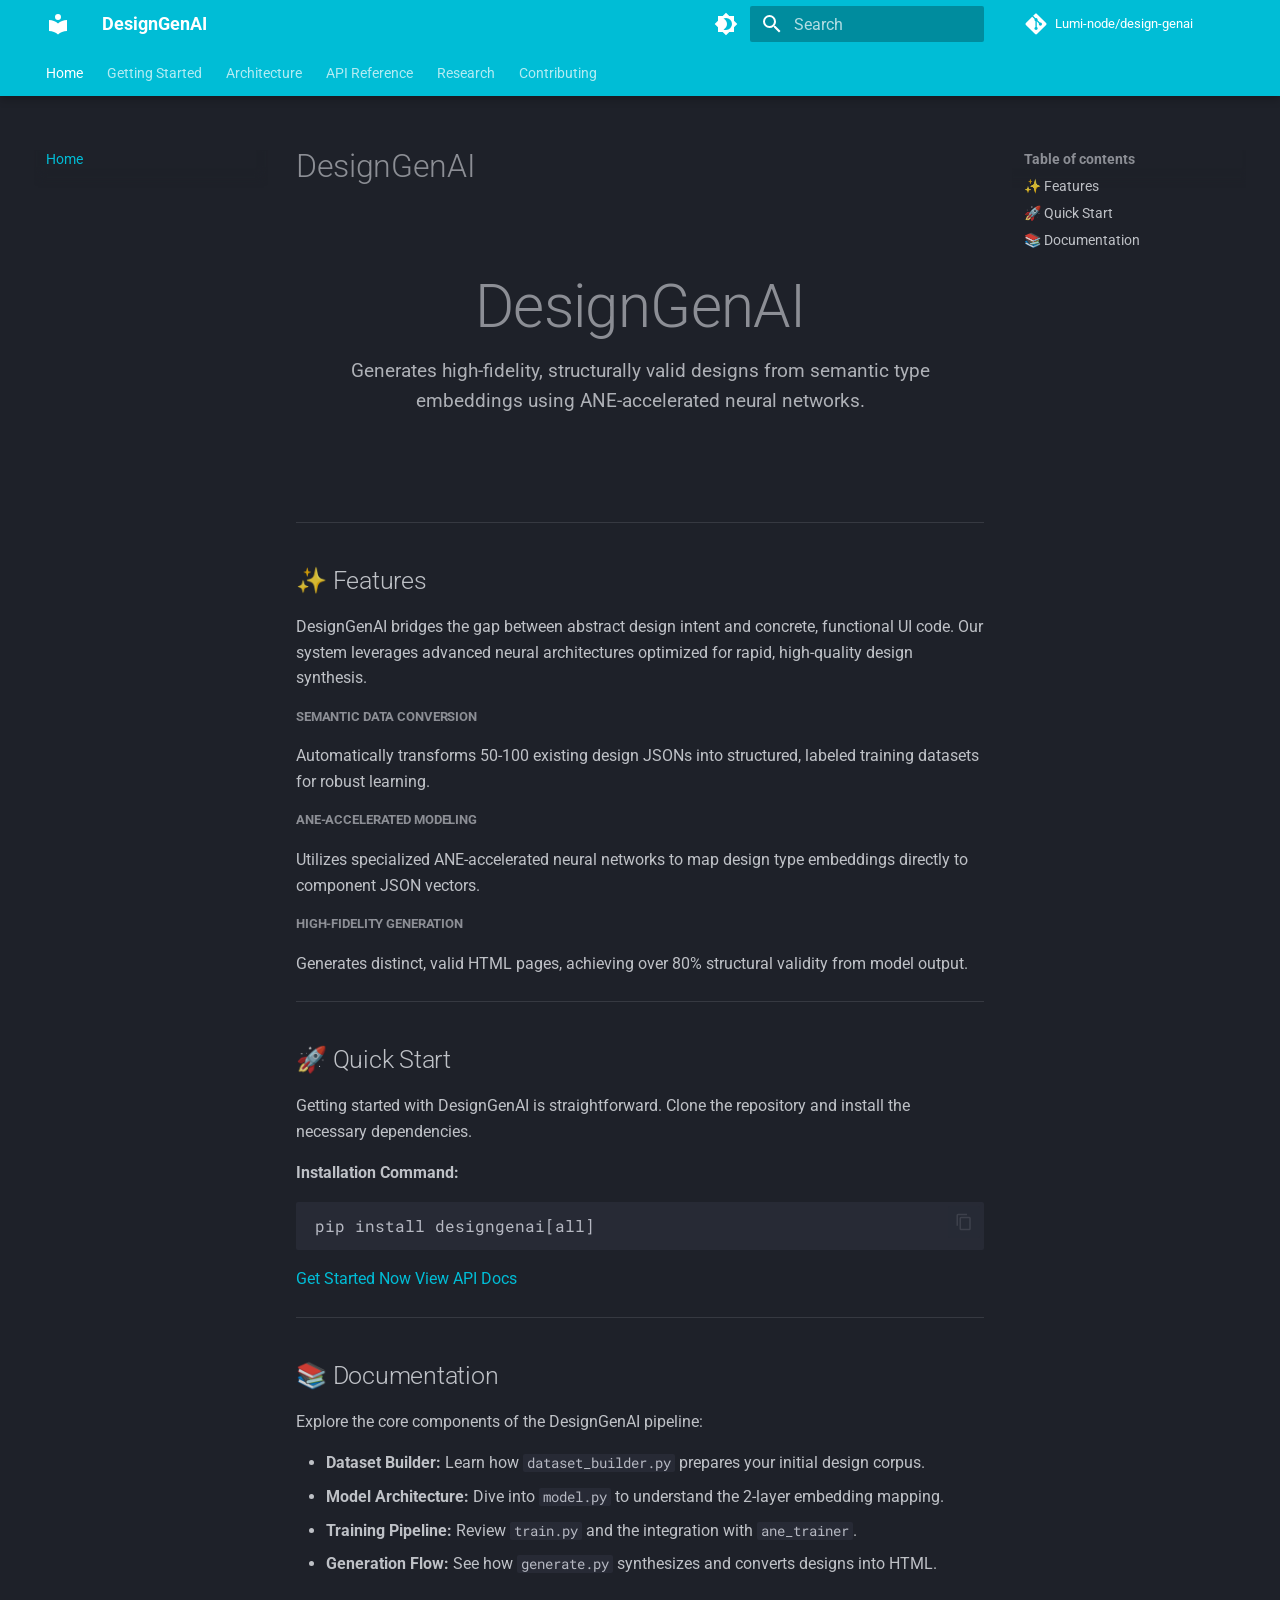
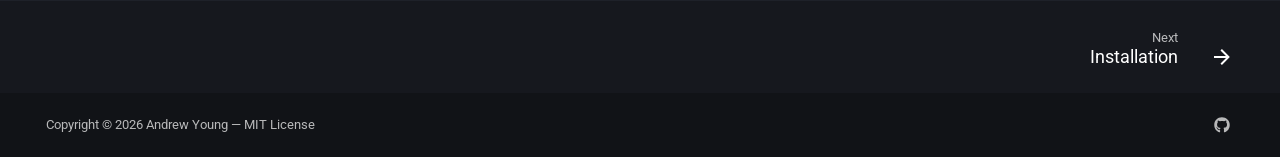
<file: index.html>
<!doctype html>
<html lang="en" class="no-js">
  <head>
    
      <meta charset="utf-8">
      <meta name="viewport" content="width=device-width,initial-scale=1">
      
        <meta name="description" content="Generates designs from type embeddings using ANE-accelerated neural networks.">
      
      
        <meta name="author" content="Andrew Young">
      
      
        <link rel="canonical" href="https://lumi-node.github.io/design-genai/">
      
      
      
        <link rel="next" href="getting-started/installation/">
      
      
        
      
      
      <link rel="icon" href="assets/images/favicon.png">
      <meta name="generator" content="mkdocs-1.6.1, mkdocs-material-9.7.6">
    
    
      
        <title>DesignGenAI</title>
      
    
    
      <link rel="stylesheet" href="assets/stylesheets/main.484c7ddc.min.css">
      
        
        <link rel="stylesheet" href="assets/stylesheets/palette.ab4e12ef.min.css">
      
      


    
    
      
    
    
      
        
        
        <link rel="preconnect" href="https://fonts.gstatic.com" crossorigin>
        <link rel="stylesheet" href="https://fonts.googleapis.com/css?family=Roboto:300,300i,400,400i,700,700i%7CRoboto+Mono:400,400i,700,700i&display=fallback">
        <style>:root{--md-text-font:"Roboto";--md-code-font:"Roboto Mono"}</style>
      
    
    
      <link rel="stylesheet" href="stylesheets/extra.css">
    
    <script>__md_scope=new URL(".",location),__md_hash=e=>[...e].reduce(((e,_)=>(e<<5)-e+_.charCodeAt(0)),0),__md_get=(e,_=localStorage,t=__md_scope)=>JSON.parse(_.getItem(t.pathname+"."+e)),__md_set=(e,_,t=localStorage,a=__md_scope)=>{try{t.setItem(a.pathname+"."+e,JSON.stringify(_))}catch(e){}}</script>
    
      

    
    
  </head>
  
  
    
    
      
    
    
    
    
    <body dir="ltr" data-md-color-scheme="slate" data-md-color-primary="cyan" data-md-color-accent="amber">
  
    
    <input class="md-toggle" data-md-toggle="drawer" type="checkbox" id="__drawer" autocomplete="off">
    <input class="md-toggle" data-md-toggle="search" type="checkbox" id="__search" autocomplete="off">
    <label class="md-overlay" for="__drawer"></label>
    <div data-md-component="skip">
      
        
        <a href="#designgenai" class="md-skip">
          Skip to content
        </a>
      
    </div>
    <div data-md-component="announce">
      
    </div>
    
    
      

  

<header class="md-header md-header--shadow md-header--lifted" data-md-component="header">
  <nav class="md-header__inner md-grid" aria-label="Header">
    <a href="." title="DesignGenAI" class="md-header__button md-logo" aria-label="DesignGenAI" data-md-component="logo">
      
  
  <svg xmlns="http://www.w3.org/2000/svg" viewBox="0 0 24 24"><path d="M12 8a3 3 0 0 0 3-3 3 3 0 0 0-3-3 3 3 0 0 0-3 3 3 3 0 0 0 3 3m0 3.54C9.64 9.35 6.5 8 3 8v11c3.5 0 6.64 1.35 9 3.54 2.36-2.19 5.5-3.54 9-3.54V8c-3.5 0-6.64 1.35-9 3.54"/></svg>

    </a>
    <label class="md-header__button md-icon" for="__drawer">
      
      <svg xmlns="http://www.w3.org/2000/svg" viewBox="0 0 24 24"><path d="M3 6h18v2H3zm0 5h18v2H3zm0 5h18v2H3z"/></svg>
    </label>
    <div class="md-header__title" data-md-component="header-title">
      <div class="md-header__ellipsis">
        <div class="md-header__topic">
          <span class="md-ellipsis">
            DesignGenAI
          </span>
        </div>
        <div class="md-header__topic" data-md-component="header-topic">
          <span class="md-ellipsis">
            
              Home
            
          </span>
        </div>
      </div>
    </div>
    
      
        <form class="md-header__option" data-md-component="palette">
  
    
    
    
    <input class="md-option" data-md-color-media="" data-md-color-scheme="slate" data-md-color-primary="cyan" data-md-color-accent="amber"  aria-label="Switch to light mode"  type="radio" name="__palette" id="__palette_0">
    
      <label class="md-header__button md-icon" title="Switch to light mode" for="__palette_1" hidden>
        <svg xmlns="http://www.w3.org/2000/svg" viewBox="0 0 24 24"><path d="M12 18c-.89 0-1.74-.2-2.5-.55C11.56 16.5 13 14.42 13 12s-1.44-4.5-3.5-5.45C10.26 6.2 11.11 6 12 6a6 6 0 0 1 6 6 6 6 0 0 1-6 6m8-9.31V4h-4.69L12 .69 8.69 4H4v4.69L.69 12 4 15.31V20h4.69L12 23.31 15.31 20H20v-4.69L23.31 12z"/></svg>
      </label>
    
  
    
    
    
    <input class="md-option" data-md-color-media="" data-md-color-scheme="default" data-md-color-primary="indigo" data-md-color-accent="amber"  aria-label="Switch to dark mode"  type="radio" name="__palette" id="__palette_1">
    
      <label class="md-header__button md-icon" title="Switch to dark mode" for="__palette_0" hidden>
        <svg xmlns="http://www.w3.org/2000/svg" viewBox="0 0 24 24"><path d="M12 8a4 4 0 0 0-4 4 4 4 0 0 0 4 4 4 4 0 0 0 4-4 4 4 0 0 0-4-4m0 10a6 6 0 0 1-6-6 6 6 0 0 1 6-6 6 6 0 0 1 6 6 6 6 0 0 1-6 6m8-9.31V4h-4.69L12 .69 8.69 4H4v4.69L.69 12 4 15.31V20h4.69L12 23.31 15.31 20H20v-4.69L23.31 12z"/></svg>
      </label>
    
  
</form>
      
    
    
      <script>var palette=__md_get("__palette");if(palette&&palette.color){if("(prefers-color-scheme)"===palette.color.media){var media=matchMedia("(prefers-color-scheme: light)"),input=document.querySelector(media.matches?"[data-md-color-media='(prefers-color-scheme: light)']":"[data-md-color-media='(prefers-color-scheme: dark)']");palette.color.media=input.getAttribute("data-md-color-media"),palette.color.scheme=input.getAttribute("data-md-color-scheme"),palette.color.primary=input.getAttribute("data-md-color-primary"),palette.color.accent=input.getAttribute("data-md-color-accent")}for(var[key,value]of Object.entries(palette.color))document.body.setAttribute("data-md-color-"+key,value)}</script>
    
    
    
      
      
        <label class="md-header__button md-icon" for="__search">
          
          <svg xmlns="http://www.w3.org/2000/svg" viewBox="0 0 24 24"><path d="M9.5 3A6.5 6.5 0 0 1 16 9.5c0 1.61-.59 3.09-1.56 4.23l.27.27h.79l5 5-1.5 1.5-5-5v-.79l-.27-.27A6.52 6.52 0 0 1 9.5 16 6.5 6.5 0 0 1 3 9.5 6.5 6.5 0 0 1 9.5 3m0 2C7 5 5 7 5 9.5S7 14 9.5 14 14 12 14 9.5 12 5 9.5 5"/></svg>
        </label>
        <div class="md-search" data-md-component="search" role="dialog">
  <label class="md-search__overlay" for="__search"></label>
  <div class="md-search__inner" role="search">
    <form class="md-search__form" name="search">
      <input type="text" class="md-search__input" name="query" aria-label="Search" placeholder="Search" autocapitalize="off" autocorrect="off" autocomplete="off" spellcheck="false" data-md-component="search-query" required>
      <label class="md-search__icon md-icon" for="__search">
        
        <svg xmlns="http://www.w3.org/2000/svg" viewBox="0 0 24 24"><path d="M9.5 3A6.5 6.5 0 0 1 16 9.5c0 1.61-.59 3.09-1.56 4.23l.27.27h.79l5 5-1.5 1.5-5-5v-.79l-.27-.27A6.52 6.52 0 0 1 9.5 16 6.5 6.5 0 0 1 3 9.5 6.5 6.5 0 0 1 9.5 3m0 2C7 5 5 7 5 9.5S7 14 9.5 14 14 12 14 9.5 12 5 9.5 5"/></svg>
        
        <svg xmlns="http://www.w3.org/2000/svg" viewBox="0 0 24 24"><path d="M20 11v2H8l5.5 5.5-1.42 1.42L4.16 12l7.92-7.92L13.5 5.5 8 11z"/></svg>
      </label>
      <nav class="md-search__options" aria-label="Search">
        
        <button type="reset" class="md-search__icon md-icon" title="Clear" aria-label="Clear" tabindex="-1">
          
          <svg xmlns="http://www.w3.org/2000/svg" viewBox="0 0 24 24"><path d="M19 6.41 17.59 5 12 10.59 6.41 5 5 6.41 10.59 12 5 17.59 6.41 19 12 13.41 17.59 19 19 17.59 13.41 12z"/></svg>
        </button>
      </nav>
      
        <div class="md-search__suggest" data-md-component="search-suggest"></div>
      
    </form>
    <div class="md-search__output">
      <div class="md-search__scrollwrap" tabindex="0" data-md-scrollfix>
        <div class="md-search-result" data-md-component="search-result">
          <div class="md-search-result__meta">
            Initializing search
          </div>
          <ol class="md-search-result__list" role="presentation"></ol>
        </div>
      </div>
    </div>
  </div>
</div>
      
    
    
      <div class="md-header__source">
        <a href="https://github.com/Lumi-node/design-genai" title="Go to repository" class="md-source" data-md-component="source">
  <div class="md-source__icon md-icon">
    
    <svg xmlns="http://www.w3.org/2000/svg" viewBox="0 0 448 512"><!--! Font Awesome Free 7.1.0 by @fontawesome - https://fontawesome.com License - https://fontawesome.com/license/free (Icons: CC BY 4.0, Fonts: SIL OFL 1.1, Code: MIT License) Copyright 2025 Fonticons, Inc.--><path d="M439.6 236.1 244 40.5c-5.4-5.5-12.8-8.5-20.4-8.5s-15 3-20.4 8.4L162.5 81l51.5 51.5c27.1-9.1 52.7 16.8 43.4 43.7l49.7 49.7c34.2-11.8 61.2 31 35.5 56.7-26.5 26.5-70.2-2.9-56-37.3L240.3 199v121.9c25.3 12.5 22.3 41.8 9.1 55-6.4 6.4-15.2 10.1-24.3 10.1s-17.8-3.6-24.3-10.1c-17.6-17.6-11.1-46.9 11.2-56v-123c-20.8-8.5-24.6-30.7-18.6-45L142.6 101 8.5 235.1C3 240.6 0 247.9 0 255.5s3 15 8.5 20.4l195.6 195.7c5.4 5.4 12.7 8.4 20.4 8.4s15-3 20.4-8.4l194.7-194.7c5.4-5.4 8.4-12.8 8.4-20.4s-3-15-8.4-20.4"/></svg>
  </div>
  <div class="md-source__repository">
    Lumi-node/design-genai
  </div>
</a>
      </div>
    
  </nav>
  
    
      
<nav class="md-tabs" aria-label="Tabs" data-md-component="tabs">
  <div class="md-grid">
    <ul class="md-tabs__list">
      
        
  
  
  
    
  
  
    <li class="md-tabs__item md-tabs__item--active">
      <a href="." class="md-tabs__link">
        
  
  
    
  
  Home

      </a>
    </li>
  

      
        
  
  
  
  
    
    
      <li class="md-tabs__item">
        <a href="getting-started/installation/" class="md-tabs__link">
          
  
  
  Getting Started

        </a>
      </li>
    
  

      
        
  
  
  
  
    <li class="md-tabs__item">
      <a href="architecture/" class="md-tabs__link">
        
  
  
    
  
  Architecture

      </a>
    </li>
  

      
        
  
  
  
  
    <li class="md-tabs__item">
      <a href="reference/" class="md-tabs__link">
        
  
  
    
  
  API Reference

      </a>
    </li>
  

      
        
  
  
  
  
    <li class="md-tabs__item">
      <a href="research/" class="md-tabs__link">
        
  
  
    
  
  Research

      </a>
    </li>
  

      
        
  
  
  
  
    <li class="md-tabs__item">
      <a href="contributing/" class="md-tabs__link">
        
  
  
    
  
  Contributing

      </a>
    </li>
  

      
    </ul>
  </div>
</nav>
    
  
</header>
    
    <div class="md-container" data-md-component="container">
      
      
        
      
      <main class="md-main" data-md-component="main">
        <div class="md-main__inner md-grid">
          
            
              
              <div class="md-sidebar md-sidebar--primary" data-md-component="sidebar" data-md-type="navigation" >
                <div class="md-sidebar__scrollwrap">
                  <div class="md-sidebar__inner">
                    


  


<nav class="md-nav md-nav--primary md-nav--lifted" aria-label="Navigation" data-md-level="0">
  <label class="md-nav__title" for="__drawer">
    <a href="." title="DesignGenAI" class="md-nav__button md-logo" aria-label="DesignGenAI" data-md-component="logo">
      
  
  <svg xmlns="http://www.w3.org/2000/svg" viewBox="0 0 24 24"><path d="M12 8a3 3 0 0 0 3-3 3 3 0 0 0-3-3 3 3 0 0 0-3 3 3 3 0 0 0 3 3m0 3.54C9.64 9.35 6.5 8 3 8v11c3.5 0 6.64 1.35 9 3.54 2.36-2.19 5.5-3.54 9-3.54V8c-3.5 0-6.64 1.35-9 3.54"/></svg>

    </a>
    DesignGenAI
  </label>
  
    <div class="md-nav__source">
      <a href="https://github.com/Lumi-node/design-genai" title="Go to repository" class="md-source" data-md-component="source">
  <div class="md-source__icon md-icon">
    
    <svg xmlns="http://www.w3.org/2000/svg" viewBox="0 0 448 512"><!--! Font Awesome Free 7.1.0 by @fontawesome - https://fontawesome.com License - https://fontawesome.com/license/free (Icons: CC BY 4.0, Fonts: SIL OFL 1.1, Code: MIT License) Copyright 2025 Fonticons, Inc.--><path d="M439.6 236.1 244 40.5c-5.4-5.5-12.8-8.5-20.4-8.5s-15 3-20.4 8.4L162.5 81l51.5 51.5c27.1-9.1 52.7 16.8 43.4 43.7l49.7 49.7c34.2-11.8 61.2 31 35.5 56.7-26.5 26.5-70.2-2.9-56-37.3L240.3 199v121.9c25.3 12.5 22.3 41.8 9.1 55-6.4 6.4-15.2 10.1-24.3 10.1s-17.8-3.6-24.3-10.1c-17.6-17.6-11.1-46.9 11.2-56v-123c-20.8-8.5-24.6-30.7-18.6-45L142.6 101 8.5 235.1C3 240.6 0 247.9 0 255.5s3 15 8.5 20.4l195.6 195.7c5.4 5.4 12.7 8.4 20.4 8.4s15-3 20.4-8.4l194.7-194.7c5.4-5.4 8.4-12.8 8.4-20.4s-3-15-8.4-20.4"/></svg>
  </div>
  <div class="md-source__repository">
    Lumi-node/design-genai
  </div>
</a>
    </div>
  
  <ul class="md-nav__list" data-md-scrollfix>
    
      
      
  
  
    
  
  
  
    <li class="md-nav__item md-nav__item--active">
      
      <input class="md-nav__toggle md-toggle" type="checkbox" id="__toc">
      
      
        
      
      
        <label class="md-nav__link md-nav__link--active" for="__toc">
          
  
  
  <span class="md-ellipsis">
    
  
    Home
  

    
  </span>
  
  

          <span class="md-nav__icon md-icon"></span>
        </label>
      
      <a href="." class="md-nav__link md-nav__link--active">
        
  
  
  <span class="md-ellipsis">
    
  
    Home
  

    
  </span>
  
  

      </a>
      
        

<nav class="md-nav md-nav--secondary" aria-label="Table of contents">
  
  
  
    
  
  
    <label class="md-nav__title" for="__toc">
      <span class="md-nav__icon md-icon"></span>
      Table of contents
    </label>
    <ul class="md-nav__list" data-md-component="toc" data-md-scrollfix>
      
        <li class="md-nav__item">
  <a href="#features" class="md-nav__link">
    <span class="md-ellipsis">
      
        ✨ Features
      
    </span>
  </a>
  
</li>
      
        <li class="md-nav__item">
  <a href="#quick-start" class="md-nav__link">
    <span class="md-ellipsis">
      
        🚀 Quick Start
      
    </span>
  </a>
  
</li>
      
        <li class="md-nav__item">
  <a href="#documentation" class="md-nav__link">
    <span class="md-ellipsis">
      
        📚 Documentation
      
    </span>
  </a>
  
</li>
      
    </ul>
  
</nav>
      
    </li>
  

    
      
      
  
  
  
  
    
    
    
    
      
      
        
      
    
    
    <li class="md-nav__item md-nav__item--nested">
      
        
        
        <input class="md-nav__toggle md-toggle " type="checkbox" id="__nav_2" >
        
          
          <label class="md-nav__link" for="__nav_2" id="__nav_2_label" tabindex="0">
            
  
  
  <span class="md-ellipsis">
    
  
    Getting Started
  

    
  </span>
  
  

            <span class="md-nav__icon md-icon"></span>
          </label>
        
        <nav class="md-nav" data-md-level="1" aria-labelledby="__nav_2_label" aria-expanded="false">
          <label class="md-nav__title" for="__nav_2">
            <span class="md-nav__icon md-icon"></span>
            
  
    Getting Started
  

          </label>
          <ul class="md-nav__list" data-md-scrollfix>
            
              
                
  
  
  
  
    <li class="md-nav__item">
      <a href="getting-started/installation/" class="md-nav__link">
        
  
  
  <span class="md-ellipsis">
    
  
    Installation
  

    
  </span>
  
  

      </a>
    </li>
  

              
            
              
                
  
  
  
  
    <li class="md-nav__item">
      <a href="getting-started/quick-start/" class="md-nav__link">
        
  
  
  <span class="md-ellipsis">
    
  
    Quick Start
  

    
  </span>
  
  

      </a>
    </li>
  

              
            
          </ul>
        </nav>
      
    </li>
  

    
      
      
  
  
  
  
    <li class="md-nav__item">
      <a href="architecture/" class="md-nav__link">
        
  
  
  <span class="md-ellipsis">
    
  
    Architecture
  

    
  </span>
  
  

      </a>
    </li>
  

    
      
      
  
  
  
  
    <li class="md-nav__item">
      <a href="reference/" class="md-nav__link">
        
  
  
  <span class="md-ellipsis">
    
  
    API Reference
  

    
  </span>
  
  

      </a>
    </li>
  

    
      
      
  
  
  
  
    <li class="md-nav__item">
      <a href="research/" class="md-nav__link">
        
  
  
  <span class="md-ellipsis">
    
  
    Research
  

    
  </span>
  
  

      </a>
    </li>
  

    
      
      
  
  
  
  
    <li class="md-nav__item">
      <a href="contributing/" class="md-nav__link">
        
  
  
  <span class="md-ellipsis">
    
  
    Contributing
  

    
  </span>
  
  

      </a>
    </li>
  

    
  </ul>
</nav>
                  </div>
                </div>
              </div>
            
            
              
              <div class="md-sidebar md-sidebar--secondary" data-md-component="sidebar" data-md-type="toc" >
                <div class="md-sidebar__scrollwrap">
                  <div class="md-sidebar__inner">
                    

<nav class="md-nav md-nav--secondary" aria-label="Table of contents">
  
  
  
    
  
  
    <label class="md-nav__title" for="__toc">
      <span class="md-nav__icon md-icon"></span>
      Table of contents
    </label>
    <ul class="md-nav__list" data-md-component="toc" data-md-scrollfix>
      
        <li class="md-nav__item">
  <a href="#features" class="md-nav__link">
    <span class="md-ellipsis">
      
        ✨ Features
      
    </span>
  </a>
  
</li>
      
        <li class="md-nav__item">
  <a href="#quick-start" class="md-nav__link">
    <span class="md-ellipsis">
      
        🚀 Quick Start
      
    </span>
  </a>
  
</li>
      
        <li class="md-nav__item">
  <a href="#documentation" class="md-nav__link">
    <span class="md-ellipsis">
      
        📚 Documentation
      
    </span>
  </a>
  
</li>
      
    </ul>
  
</nav>
                  </div>
                </div>
              </div>
            
          
          
            <div class="md-content" data-md-component="content">
              
              <article class="md-content__inner md-typeset">
                
                  


  
  


<h1 id="designgenai">DesignGenAI<a class="headerlink" href="#designgenai" title="Permanent link">&para;</a></h1>
<div class="hero">
  <h1 style="text-align: center;">DesignGenAI</h1>
  <p style="text-align: center; font-size: 1.2em;">Generates high-fidelity, structurally valid designs from semantic type embeddings using ANE-accelerated neural networks.</p>
</div>

<hr />
<h2 id="features">✨ Features<a class="headerlink" href="#features" title="Permanent link">&para;</a></h2>
<p>DesignGenAI bridges the gap between abstract design intent and concrete, functional UI code. Our system leverages advanced neural architectures optimized for rapid, high-quality design synthesis.</p>
<div class="row">
  <div class="col-md-4">
    <div class="card">
      <div class="card-body text-center">
        <i class="fas fa-database fa-3x text-primary mb-3"></i>
        <h5 class="card-title">Semantic Data Conversion</h5>
        <p class="card-text">Automatically transforms 50-100 existing design JSONs into structured, labeled training datasets for robust learning.</p>
      </div>
    </div>
  </div>
  <div class="col-md-4">
    <div class="card">
      <div class="card-body text-center">
        <i class="fas fa-brain fa-3x text-success mb-3"></i>
        <h5 class="card-title">ANE-Accelerated Modeling</h5>
        <p class="card-text">Utilizes specialized ANE-accelerated neural networks to map design type embeddings directly to component JSON vectors.</p>
      </div>
    </div>
  </div>
  <div class="col-md-4">
    <div class="card">
      <div class="card-body text-center">
        <i class="fas fa-code fa-3x text-warning mb-3"></i>
        <h5 class="card-title">High-Fidelity Generation</h5>
        <p class="card-text">Generates distinct, valid HTML pages, achieving over 80% structural validity from model output.</p>
      </div>
    </div>
  </div>
</div>

<hr />
<h2 id="quick-start">🚀 Quick Start<a class="headerlink" href="#quick-start" title="Permanent link">&para;</a></h2>
<p>Getting started with DesignGenAI is straightforward. Clone the repository and install the necessary dependencies.</p>
<div class="alert alert-info">
  <strong>Installation Command:</strong>
  <pre><code>pip install designgenai[all]</code></pre>
</div>

<div class="d-flex justify-content-center mt-4">
  <a href="/getting-started/" class="btn btn-primary btn-lg me-3">
    <i class="fas fa-arrow-right me-2"></i> Get Started Now
  </a>
  <a href="/api/" class="btn btn-outline-secondary btn-lg">
    View API Docs
  </a>
</div>

<hr />
<h2 id="documentation">📚 Documentation<a class="headerlink" href="#documentation" title="Permanent link">&para;</a></h2>
<p>Explore the core components of the DesignGenAI pipeline:</p>
<ul>
<li><strong>Dataset Builder:</strong> Learn how <code>dataset_builder.py</code> prepares your initial design corpus.</li>
<li><strong>Model Architecture:</strong> Dive into <code>model.py</code> to understand the 2-layer embedding mapping.</li>
<li><strong>Training Pipeline:</strong> Review <code>train.py</code> and the integration with <code>ane_trainer</code>.</li>
<li><strong>Generation Flow:</strong> See how <code>generate.py</code> synthesizes and converts designs into HTML.</li>
</ul>












                
              </article>
            </div>
          
          
<script>var target=document.getElementById(location.hash.slice(1));target&&target.name&&(target.checked=target.name.startsWith("__tabbed_"))</script>
        </div>
        
          <button type="button" class="md-top md-icon" data-md-component="top" hidden>
  
  <svg xmlns="http://www.w3.org/2000/svg" viewBox="0 0 24 24"><path d="M13 20h-2V8l-5.5 5.5-1.42-1.42L12 4.16l7.92 7.92-1.42 1.42L13 8z"/></svg>
  Back to top
</button>
        
      </main>
      
        <footer class="md-footer">
  
    
      
      <nav class="md-footer__inner md-grid" aria-label="Footer" >
        
        
          
          <a href="getting-started/installation/" class="md-footer__link md-footer__link--next" aria-label="Next: Installation">
            <div class="md-footer__title">
              <span class="md-footer__direction">
                Next
              </span>
              <div class="md-ellipsis">
                Installation
              </div>
            </div>
            <div class="md-footer__button md-icon">
              
              <svg xmlns="http://www.w3.org/2000/svg" viewBox="0 0 24 24"><path d="M4 11v2h12l-5.5 5.5 1.42 1.42L19.84 12l-7.92-7.92L10.5 5.5 16 11z"/></svg>
            </div>
          </a>
        
      </nav>
    
  
  <div class="md-footer-meta md-typeset">
    <div class="md-footer-meta__inner md-grid">
      <div class="md-copyright">
  
    <div class="md-copyright__highlight">
      Copyright &copy; 2026 Andrew Young — MIT License
    </div>
  
  
</div>
      
        
<div class="md-social">
  
    
    
    
    
      
      
    
    <a href="https://github.com/Lumi-node/design-genai" target="_blank" rel="noopener" title="github.com" class="md-social__link">
      <svg xmlns="http://www.w3.org/2000/svg" viewBox="0 0 512 512"><!--! Font Awesome Free 7.1.0 by @fontawesome - https://fontawesome.com License - https://fontawesome.com/license/free (Icons: CC BY 4.0, Fonts: SIL OFL 1.1, Code: MIT License) Copyright 2025 Fonticons, Inc.--><path d="M173.9 397.4c0 2-2.3 3.6-5.2 3.6-3.3.3-5.6-1.3-5.6-3.6 0-2 2.3-3.6 5.2-3.6 3-.3 5.6 1.3 5.6 3.6m-31.1-4.5c-.7 2 1.3 4.3 4.3 4.9 2.6 1 5.6 0 6.2-2s-1.3-4.3-4.3-5.2c-2.6-.7-5.5.3-6.2 2.3m44.2-1.7c-2.9.7-4.9 2.6-4.6 4.9.3 2 2.9 3.3 5.9 2.6 2.9-.7 4.9-2.6 4.6-4.6-.3-1.9-3-3.2-5.9-2.9M252.8 8C114.1 8 8 113.3 8 252c0 110.9 69.8 205.8 169.5 239.2 12.8 2.3 17.3-5.6 17.3-12.1 0-6.2-.3-40.4-.3-61.4 0 0-70 15-84.7-29.8 0 0-11.4-29.1-27.8-36.6 0 0-22.9-15.7 1.6-15.4 0 0 24.9 2 38.6 25.8 21.9 38.6 58.6 27.5 72.9 20.9 2.3-16 8.8-27.1 16-33.7-55.9-6.2-112.3-14.3-112.3-110.5 0-27.5 7.6-41.3 23.6-58.9-2.6-6.5-11.1-33.3 2.6-67.9 20.9-6.5 69 27 69 27 20-5.6 41.5-8.5 62.8-8.5s42.8 2.9 62.8 8.5c0 0 48.1-33.6 69-27 13.7 34.7 5.2 61.4 2.6 67.9 16 17.7 25.8 31.5 25.8 58.9 0 96.5-58.9 104.2-114.8 110.5 9.2 7.9 17 22.9 17 46.4 0 33.7-.3 75.4-.3 83.6 0 6.5 4.6 14.4 17.3 12.1C436.2 457.8 504 362.9 504 252 504 113.3 391.5 8 252.8 8M105.2 352.9c-1.3 1-1 3.3.7 5.2 1.6 1.6 3.9 2.3 5.2 1 1.3-1 1-3.3-.7-5.2-1.6-1.6-3.9-2.3-5.2-1m-10.8-8.1c-.7 1.3.3 2.9 2.3 3.9 1.6 1 3.6.7 4.3-.7.7-1.3-.3-2.9-2.3-3.9-2-.6-3.6-.3-4.3.7m32.4 35.6c-1.6 1.3-1 4.3 1.3 6.2 2.3 2.3 5.2 2.6 6.5 1 1.3-1.3.7-4.3-1.3-6.2-2.2-2.3-5.2-2.6-6.5-1m-11.4-14.7c-1.6 1-1.6 3.6 0 5.9s4.3 3.3 5.6 2.3c1.6-1.3 1.6-3.9 0-6.2-1.4-2.3-4-3.3-5.6-2"/></svg>
    </a>
  
</div>
      
    </div>
  </div>
</footer>
      
    </div>
    <div class="md-dialog" data-md-component="dialog">
      <div class="md-dialog__inner md-typeset"></div>
    </div>
    
    
    
      
      
      <script id="__config" type="application/json">{"annotate": null, "base": ".", "features": ["navigation.instant", "navigation.tracking", "navigation.tabs", "navigation.tabs.sticky", "navigation.sections", "navigation.top", "navigation.footer", "search.suggest", "search.highlight", "content.code.copy", "content.code.annotate", "toc.follow"], "search": "assets/javascripts/workers/search.2c215733.min.js", "tags": null, "translations": {"clipboard.copied": "Copied to clipboard", "clipboard.copy": "Copy to clipboard", "search.result.more.one": "1 more on this page", "search.result.more.other": "# more on this page", "search.result.none": "No matching documents", "search.result.one": "1 matching document", "search.result.other": "# matching documents", "search.result.placeholder": "Type to start searching", "search.result.term.missing": "Missing", "select.version": "Select version"}, "version": null}</script>
    
    
      <script src="assets/javascripts/bundle.79ae519e.min.js"></script>
      
    
  </body>
</html>
</file>
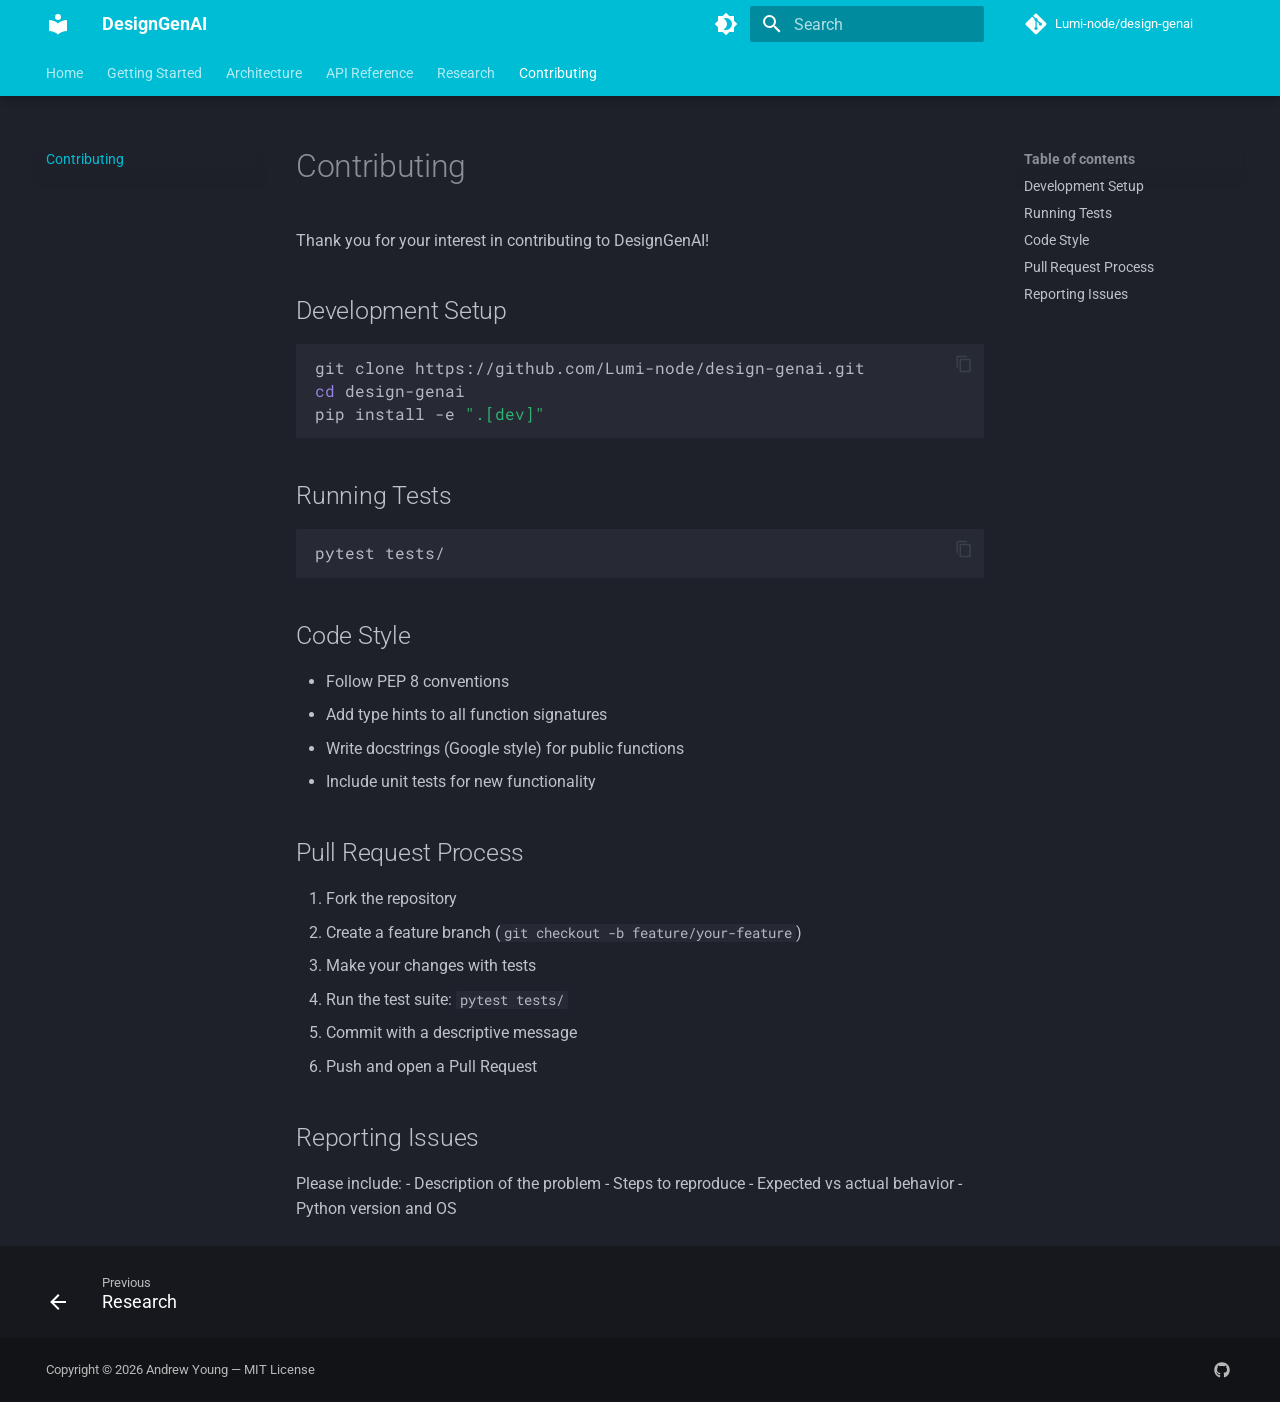
<file: contributing/index.html>
<!doctype html>
<html lang="en" class="no-js">
  <head>
    
      <meta charset="utf-8">
      <meta name="viewport" content="width=device-width,initial-scale=1">
      
        <meta name="description" content="Generates designs from type embeddings using ANE-accelerated neural networks.">
      
      
        <meta name="author" content="Andrew Young">
      
      
        <link rel="canonical" href="https://lumi-node.github.io/design-genai/contributing/">
      
      
        <link rel="prev" href="../research/">
      
      
      
        
      
      
      <link rel="icon" href="../assets/images/favicon.png">
      <meta name="generator" content="mkdocs-1.6.1, mkdocs-material-9.7.6">
    
    
      
        <title>Contributing - DesignGenAI</title>
      
    
    
      <link rel="stylesheet" href="../assets/stylesheets/main.484c7ddc.min.css">
      
        
        <link rel="stylesheet" href="../assets/stylesheets/palette.ab4e12ef.min.css">
      
      


    
    
      
    
    
      
        
        
        <link rel="preconnect" href="https://fonts.gstatic.com" crossorigin>
        <link rel="stylesheet" href="https://fonts.googleapis.com/css?family=Roboto:300,300i,400,400i,700,700i%7CRoboto+Mono:400,400i,700,700i&display=fallback">
        <style>:root{--md-text-font:"Roboto";--md-code-font:"Roboto Mono"}</style>
      
    
    
      <link rel="stylesheet" href="../stylesheets/extra.css">
    
    <script>__md_scope=new URL("..",location),__md_hash=e=>[...e].reduce(((e,_)=>(e<<5)-e+_.charCodeAt(0)),0),__md_get=(e,_=localStorage,t=__md_scope)=>JSON.parse(_.getItem(t.pathname+"."+e)),__md_set=(e,_,t=localStorage,a=__md_scope)=>{try{t.setItem(a.pathname+"."+e,JSON.stringify(_))}catch(e){}}</script>
    
      

    
    
  </head>
  
  
    
    
      
    
    
    
    
    <body dir="ltr" data-md-color-scheme="slate" data-md-color-primary="cyan" data-md-color-accent="amber">
  
    
    <input class="md-toggle" data-md-toggle="drawer" type="checkbox" id="__drawer" autocomplete="off">
    <input class="md-toggle" data-md-toggle="search" type="checkbox" id="__search" autocomplete="off">
    <label class="md-overlay" for="__drawer"></label>
    <div data-md-component="skip">
      
        
        <a href="#contributing" class="md-skip">
          Skip to content
        </a>
      
    </div>
    <div data-md-component="announce">
      
    </div>
    
    
      

  

<header class="md-header md-header--shadow md-header--lifted" data-md-component="header">
  <nav class="md-header__inner md-grid" aria-label="Header">
    <a href=".." title="DesignGenAI" class="md-header__button md-logo" aria-label="DesignGenAI" data-md-component="logo">
      
  
  <svg xmlns="http://www.w3.org/2000/svg" viewBox="0 0 24 24"><path d="M12 8a3 3 0 0 0 3-3 3 3 0 0 0-3-3 3 3 0 0 0-3 3 3 3 0 0 0 3 3m0 3.54C9.64 9.35 6.5 8 3 8v11c3.5 0 6.64 1.35 9 3.54 2.36-2.19 5.5-3.54 9-3.54V8c-3.5 0-6.64 1.35-9 3.54"/></svg>

    </a>
    <label class="md-header__button md-icon" for="__drawer">
      
      <svg xmlns="http://www.w3.org/2000/svg" viewBox="0 0 24 24"><path d="M3 6h18v2H3zm0 5h18v2H3zm0 5h18v2H3z"/></svg>
    </label>
    <div class="md-header__title" data-md-component="header-title">
      <div class="md-header__ellipsis">
        <div class="md-header__topic">
          <span class="md-ellipsis">
            DesignGenAI
          </span>
        </div>
        <div class="md-header__topic" data-md-component="header-topic">
          <span class="md-ellipsis">
            
              Contributing
            
          </span>
        </div>
      </div>
    </div>
    
      
        <form class="md-header__option" data-md-component="palette">
  
    
    
    
    <input class="md-option" data-md-color-media="" data-md-color-scheme="slate" data-md-color-primary="cyan" data-md-color-accent="amber"  aria-label="Switch to light mode"  type="radio" name="__palette" id="__palette_0">
    
      <label class="md-header__button md-icon" title="Switch to light mode" for="__palette_1" hidden>
        <svg xmlns="http://www.w3.org/2000/svg" viewBox="0 0 24 24"><path d="M12 18c-.89 0-1.74-.2-2.5-.55C11.56 16.5 13 14.42 13 12s-1.44-4.5-3.5-5.45C10.26 6.2 11.11 6 12 6a6 6 0 0 1 6 6 6 6 0 0 1-6 6m8-9.31V4h-4.69L12 .69 8.69 4H4v4.69L.69 12 4 15.31V20h4.69L12 23.31 15.31 20H20v-4.69L23.31 12z"/></svg>
      </label>
    
  
    
    
    
    <input class="md-option" data-md-color-media="" data-md-color-scheme="default" data-md-color-primary="indigo" data-md-color-accent="amber"  aria-label="Switch to dark mode"  type="radio" name="__palette" id="__palette_1">
    
      <label class="md-header__button md-icon" title="Switch to dark mode" for="__palette_0" hidden>
        <svg xmlns="http://www.w3.org/2000/svg" viewBox="0 0 24 24"><path d="M12 8a4 4 0 0 0-4 4 4 4 0 0 0 4 4 4 4 0 0 0 4-4 4 4 0 0 0-4-4m0 10a6 6 0 0 1-6-6 6 6 0 0 1 6-6 6 6 0 0 1 6 6 6 6 0 0 1-6 6m8-9.31V4h-4.69L12 .69 8.69 4H4v4.69L.69 12 4 15.31V20h4.69L12 23.31 15.31 20H20v-4.69L23.31 12z"/></svg>
      </label>
    
  
</form>
      
    
    
      <script>var palette=__md_get("__palette");if(palette&&palette.color){if("(prefers-color-scheme)"===palette.color.media){var media=matchMedia("(prefers-color-scheme: light)"),input=document.querySelector(media.matches?"[data-md-color-media='(prefers-color-scheme: light)']":"[data-md-color-media='(prefers-color-scheme: dark)']");palette.color.media=input.getAttribute("data-md-color-media"),palette.color.scheme=input.getAttribute("data-md-color-scheme"),palette.color.primary=input.getAttribute("data-md-color-primary"),palette.color.accent=input.getAttribute("data-md-color-accent")}for(var[key,value]of Object.entries(palette.color))document.body.setAttribute("data-md-color-"+key,value)}</script>
    
    
    
      
      
        <label class="md-header__button md-icon" for="__search">
          
          <svg xmlns="http://www.w3.org/2000/svg" viewBox="0 0 24 24"><path d="M9.5 3A6.5 6.5 0 0 1 16 9.5c0 1.61-.59 3.09-1.56 4.23l.27.27h.79l5 5-1.5 1.5-5-5v-.79l-.27-.27A6.52 6.52 0 0 1 9.5 16 6.5 6.5 0 0 1 3 9.5 6.5 6.5 0 0 1 9.5 3m0 2C7 5 5 7 5 9.5S7 14 9.5 14 14 12 14 9.5 12 5 9.5 5"/></svg>
        </label>
        <div class="md-search" data-md-component="search" role="dialog">
  <label class="md-search__overlay" for="__search"></label>
  <div class="md-search__inner" role="search">
    <form class="md-search__form" name="search">
      <input type="text" class="md-search__input" name="query" aria-label="Search" placeholder="Search" autocapitalize="off" autocorrect="off" autocomplete="off" spellcheck="false" data-md-component="search-query" required>
      <label class="md-search__icon md-icon" for="__search">
        
        <svg xmlns="http://www.w3.org/2000/svg" viewBox="0 0 24 24"><path d="M9.5 3A6.5 6.5 0 0 1 16 9.5c0 1.61-.59 3.09-1.56 4.23l.27.27h.79l5 5-1.5 1.5-5-5v-.79l-.27-.27A6.52 6.52 0 0 1 9.5 16 6.5 6.5 0 0 1 3 9.5 6.5 6.5 0 0 1 9.5 3m0 2C7 5 5 7 5 9.5S7 14 9.5 14 14 12 14 9.5 12 5 9.5 5"/></svg>
        
        <svg xmlns="http://www.w3.org/2000/svg" viewBox="0 0 24 24"><path d="M20 11v2H8l5.5 5.5-1.42 1.42L4.16 12l7.92-7.92L13.5 5.5 8 11z"/></svg>
      </label>
      <nav class="md-search__options" aria-label="Search">
        
        <button type="reset" class="md-search__icon md-icon" title="Clear" aria-label="Clear" tabindex="-1">
          
          <svg xmlns="http://www.w3.org/2000/svg" viewBox="0 0 24 24"><path d="M19 6.41 17.59 5 12 10.59 6.41 5 5 6.41 10.59 12 5 17.59 6.41 19 12 13.41 17.59 19 19 17.59 13.41 12z"/></svg>
        </button>
      </nav>
      
        <div class="md-search__suggest" data-md-component="search-suggest"></div>
      
    </form>
    <div class="md-search__output">
      <div class="md-search__scrollwrap" tabindex="0" data-md-scrollfix>
        <div class="md-search-result" data-md-component="search-result">
          <div class="md-search-result__meta">
            Initializing search
          </div>
          <ol class="md-search-result__list" role="presentation"></ol>
        </div>
      </div>
    </div>
  </div>
</div>
      
    
    
      <div class="md-header__source">
        <a href="https://github.com/Lumi-node/design-genai" title="Go to repository" class="md-source" data-md-component="source">
  <div class="md-source__icon md-icon">
    
    <svg xmlns="http://www.w3.org/2000/svg" viewBox="0 0 448 512"><!--! Font Awesome Free 7.1.0 by @fontawesome - https://fontawesome.com License - https://fontawesome.com/license/free (Icons: CC BY 4.0, Fonts: SIL OFL 1.1, Code: MIT License) Copyright 2025 Fonticons, Inc.--><path d="M439.6 236.1 244 40.5c-5.4-5.5-12.8-8.5-20.4-8.5s-15 3-20.4 8.4L162.5 81l51.5 51.5c27.1-9.1 52.7 16.8 43.4 43.7l49.7 49.7c34.2-11.8 61.2 31 35.5 56.7-26.5 26.5-70.2-2.9-56-37.3L240.3 199v121.9c25.3 12.5 22.3 41.8 9.1 55-6.4 6.4-15.2 10.1-24.3 10.1s-17.8-3.6-24.3-10.1c-17.6-17.6-11.1-46.9 11.2-56v-123c-20.8-8.5-24.6-30.7-18.6-45L142.6 101 8.5 235.1C3 240.6 0 247.9 0 255.5s3 15 8.5 20.4l195.6 195.7c5.4 5.4 12.7 8.4 20.4 8.4s15-3 20.4-8.4l194.7-194.7c5.4-5.4 8.4-12.8 8.4-20.4s-3-15-8.4-20.4"/></svg>
  </div>
  <div class="md-source__repository">
    Lumi-node/design-genai
  </div>
</a>
      </div>
    
  </nav>
  
    
      
<nav class="md-tabs" aria-label="Tabs" data-md-component="tabs">
  <div class="md-grid">
    <ul class="md-tabs__list">
      
        
  
  
  
  
    <li class="md-tabs__item">
      <a href=".." class="md-tabs__link">
        
  
  
    
  
  Home

      </a>
    </li>
  

      
        
  
  
  
  
    
    
      <li class="md-tabs__item">
        <a href="../getting-started/installation/" class="md-tabs__link">
          
  
  
  Getting Started

        </a>
      </li>
    
  

      
        
  
  
  
  
    <li class="md-tabs__item">
      <a href="../architecture/" class="md-tabs__link">
        
  
  
    
  
  Architecture

      </a>
    </li>
  

      
        
  
  
  
  
    <li class="md-tabs__item">
      <a href="../reference/" class="md-tabs__link">
        
  
  
    
  
  API Reference

      </a>
    </li>
  

      
        
  
  
  
  
    <li class="md-tabs__item">
      <a href="../research/" class="md-tabs__link">
        
  
  
    
  
  Research

      </a>
    </li>
  

      
        
  
  
  
    
  
  
    <li class="md-tabs__item md-tabs__item--active">
      <a href="./" class="md-tabs__link">
        
  
  
    
  
  Contributing

      </a>
    </li>
  

      
    </ul>
  </div>
</nav>
    
  
</header>
    
    <div class="md-container" data-md-component="container">
      
      
        
      
      <main class="md-main" data-md-component="main">
        <div class="md-main__inner md-grid">
          
            
              
              <div class="md-sidebar md-sidebar--primary" data-md-component="sidebar" data-md-type="navigation" >
                <div class="md-sidebar__scrollwrap">
                  <div class="md-sidebar__inner">
                    


  


<nav class="md-nav md-nav--primary md-nav--lifted" aria-label="Navigation" data-md-level="0">
  <label class="md-nav__title" for="__drawer">
    <a href=".." title="DesignGenAI" class="md-nav__button md-logo" aria-label="DesignGenAI" data-md-component="logo">
      
  
  <svg xmlns="http://www.w3.org/2000/svg" viewBox="0 0 24 24"><path d="M12 8a3 3 0 0 0 3-3 3 3 0 0 0-3-3 3 3 0 0 0-3 3 3 3 0 0 0 3 3m0 3.54C9.64 9.35 6.5 8 3 8v11c3.5 0 6.64 1.35 9 3.54 2.36-2.19 5.5-3.54 9-3.54V8c-3.5 0-6.64 1.35-9 3.54"/></svg>

    </a>
    DesignGenAI
  </label>
  
    <div class="md-nav__source">
      <a href="https://github.com/Lumi-node/design-genai" title="Go to repository" class="md-source" data-md-component="source">
  <div class="md-source__icon md-icon">
    
    <svg xmlns="http://www.w3.org/2000/svg" viewBox="0 0 448 512"><!--! Font Awesome Free 7.1.0 by @fontawesome - https://fontawesome.com License - https://fontawesome.com/license/free (Icons: CC BY 4.0, Fonts: SIL OFL 1.1, Code: MIT License) Copyright 2025 Fonticons, Inc.--><path d="M439.6 236.1 244 40.5c-5.4-5.5-12.8-8.5-20.4-8.5s-15 3-20.4 8.4L162.5 81l51.5 51.5c27.1-9.1 52.7 16.8 43.4 43.7l49.7 49.7c34.2-11.8 61.2 31 35.5 56.7-26.5 26.5-70.2-2.9-56-37.3L240.3 199v121.9c25.3 12.5 22.3 41.8 9.1 55-6.4 6.4-15.2 10.1-24.3 10.1s-17.8-3.6-24.3-10.1c-17.6-17.6-11.1-46.9 11.2-56v-123c-20.8-8.5-24.6-30.7-18.6-45L142.6 101 8.5 235.1C3 240.6 0 247.9 0 255.5s3 15 8.5 20.4l195.6 195.7c5.4 5.4 12.7 8.4 20.4 8.4s15-3 20.4-8.4l194.7-194.7c5.4-5.4 8.4-12.8 8.4-20.4s-3-15-8.4-20.4"/></svg>
  </div>
  <div class="md-source__repository">
    Lumi-node/design-genai
  </div>
</a>
    </div>
  
  <ul class="md-nav__list" data-md-scrollfix>
    
      
      
  
  
  
  
    <li class="md-nav__item">
      <a href=".." class="md-nav__link">
        
  
  
  <span class="md-ellipsis">
    
  
    Home
  

    
  </span>
  
  

      </a>
    </li>
  

    
      
      
  
  
  
  
    
    
    
    
      
      
        
      
    
    
    <li class="md-nav__item md-nav__item--nested">
      
        
        
        <input class="md-nav__toggle md-toggle " type="checkbox" id="__nav_2" >
        
          
          <label class="md-nav__link" for="__nav_2" id="__nav_2_label" tabindex="0">
            
  
  
  <span class="md-ellipsis">
    
  
    Getting Started
  

    
  </span>
  
  

            <span class="md-nav__icon md-icon"></span>
          </label>
        
        <nav class="md-nav" data-md-level="1" aria-labelledby="__nav_2_label" aria-expanded="false">
          <label class="md-nav__title" for="__nav_2">
            <span class="md-nav__icon md-icon"></span>
            
  
    Getting Started
  

          </label>
          <ul class="md-nav__list" data-md-scrollfix>
            
              
                
  
  
  
  
    <li class="md-nav__item">
      <a href="../getting-started/installation/" class="md-nav__link">
        
  
  
  <span class="md-ellipsis">
    
  
    Installation
  

    
  </span>
  
  

      </a>
    </li>
  

              
            
              
                
  
  
  
  
    <li class="md-nav__item">
      <a href="../getting-started/quick-start/" class="md-nav__link">
        
  
  
  <span class="md-ellipsis">
    
  
    Quick Start
  

    
  </span>
  
  

      </a>
    </li>
  

              
            
          </ul>
        </nav>
      
    </li>
  

    
      
      
  
  
  
  
    <li class="md-nav__item">
      <a href="../architecture/" class="md-nav__link">
        
  
  
  <span class="md-ellipsis">
    
  
    Architecture
  

    
  </span>
  
  

      </a>
    </li>
  

    
      
      
  
  
  
  
    <li class="md-nav__item">
      <a href="../reference/" class="md-nav__link">
        
  
  
  <span class="md-ellipsis">
    
  
    API Reference
  

    
  </span>
  
  

      </a>
    </li>
  

    
      
      
  
  
  
  
    <li class="md-nav__item">
      <a href="../research/" class="md-nav__link">
        
  
  
  <span class="md-ellipsis">
    
  
    Research
  

    
  </span>
  
  

      </a>
    </li>
  

    
      
      
  
  
    
  
  
  
    <li class="md-nav__item md-nav__item--active">
      
      <input class="md-nav__toggle md-toggle" type="checkbox" id="__toc">
      
      
        
      
      
        <label class="md-nav__link md-nav__link--active" for="__toc">
          
  
  
  <span class="md-ellipsis">
    
  
    Contributing
  

    
  </span>
  
  

          <span class="md-nav__icon md-icon"></span>
        </label>
      
      <a href="./" class="md-nav__link md-nav__link--active">
        
  
  
  <span class="md-ellipsis">
    
  
    Contributing
  

    
  </span>
  
  

      </a>
      
        

<nav class="md-nav md-nav--secondary" aria-label="Table of contents">
  
  
  
    
  
  
    <label class="md-nav__title" for="__toc">
      <span class="md-nav__icon md-icon"></span>
      Table of contents
    </label>
    <ul class="md-nav__list" data-md-component="toc" data-md-scrollfix>
      
        <li class="md-nav__item">
  <a href="#development-setup" class="md-nav__link">
    <span class="md-ellipsis">
      
        Development Setup
      
    </span>
  </a>
  
</li>
      
        <li class="md-nav__item">
  <a href="#running-tests" class="md-nav__link">
    <span class="md-ellipsis">
      
        Running Tests
      
    </span>
  </a>
  
</li>
      
        <li class="md-nav__item">
  <a href="#code-style" class="md-nav__link">
    <span class="md-ellipsis">
      
        Code Style
      
    </span>
  </a>
  
</li>
      
        <li class="md-nav__item">
  <a href="#pull-request-process" class="md-nav__link">
    <span class="md-ellipsis">
      
        Pull Request Process
      
    </span>
  </a>
  
</li>
      
        <li class="md-nav__item">
  <a href="#reporting-issues" class="md-nav__link">
    <span class="md-ellipsis">
      
        Reporting Issues
      
    </span>
  </a>
  
</li>
      
    </ul>
  
</nav>
      
    </li>
  

    
  </ul>
</nav>
                  </div>
                </div>
              </div>
            
            
              
              <div class="md-sidebar md-sidebar--secondary" data-md-component="sidebar" data-md-type="toc" >
                <div class="md-sidebar__scrollwrap">
                  <div class="md-sidebar__inner">
                    

<nav class="md-nav md-nav--secondary" aria-label="Table of contents">
  
  
  
    
  
  
    <label class="md-nav__title" for="__toc">
      <span class="md-nav__icon md-icon"></span>
      Table of contents
    </label>
    <ul class="md-nav__list" data-md-component="toc" data-md-scrollfix>
      
        <li class="md-nav__item">
  <a href="#development-setup" class="md-nav__link">
    <span class="md-ellipsis">
      
        Development Setup
      
    </span>
  </a>
  
</li>
      
        <li class="md-nav__item">
  <a href="#running-tests" class="md-nav__link">
    <span class="md-ellipsis">
      
        Running Tests
      
    </span>
  </a>
  
</li>
      
        <li class="md-nav__item">
  <a href="#code-style" class="md-nav__link">
    <span class="md-ellipsis">
      
        Code Style
      
    </span>
  </a>
  
</li>
      
        <li class="md-nav__item">
  <a href="#pull-request-process" class="md-nav__link">
    <span class="md-ellipsis">
      
        Pull Request Process
      
    </span>
  </a>
  
</li>
      
        <li class="md-nav__item">
  <a href="#reporting-issues" class="md-nav__link">
    <span class="md-ellipsis">
      
        Reporting Issues
      
    </span>
  </a>
  
</li>
      
    </ul>
  
</nav>
                  </div>
                </div>
              </div>
            
          
          
            <div class="md-content" data-md-component="content">
              
              <article class="md-content__inner md-typeset">
                
                  


  
  


<h1 id="contributing">Contributing<a class="headerlink" href="#contributing" title="Permanent link">&para;</a></h1>
<p>Thank you for your interest in contributing to DesignGenAI!</p>
<h2 id="development-setup">Development Setup<a class="headerlink" href="#development-setup" title="Permanent link">&para;</a></h2>
<div class="language-bash highlight"><pre><span></span><code><a id="__codelineno-0-1" name="__codelineno-0-1" href="#__codelineno-0-1"></a>git<span class="w"> </span>clone<span class="w"> </span>https://github.com/Lumi-node/design-genai.git
<a id="__codelineno-0-2" name="__codelineno-0-2" href="#__codelineno-0-2"></a><span class="nb">cd</span><span class="w"> </span>design-genai
<a id="__codelineno-0-3" name="__codelineno-0-3" href="#__codelineno-0-3"></a>pip<span class="w"> </span>install<span class="w"> </span>-e<span class="w"> </span><span class="s2">&quot;.[dev]&quot;</span>
</code></pre></div>
<h2 id="running-tests">Running Tests<a class="headerlink" href="#running-tests" title="Permanent link">&para;</a></h2>
<div class="language-bash highlight"><pre><span></span><code><a id="__codelineno-1-1" name="__codelineno-1-1" href="#__codelineno-1-1"></a>pytest<span class="w"> </span>tests/
</code></pre></div>
<h2 id="code-style">Code Style<a class="headerlink" href="#code-style" title="Permanent link">&para;</a></h2>
<ul>
<li>Follow PEP 8 conventions</li>
<li>Add type hints to all function signatures</li>
<li>Write docstrings (Google style) for public functions</li>
<li>Include unit tests for new functionality</li>
</ul>
<h2 id="pull-request-process">Pull Request Process<a class="headerlink" href="#pull-request-process" title="Permanent link">&para;</a></h2>
<ol>
<li>Fork the repository</li>
<li>Create a feature branch (<code>git checkout -b feature/your-feature</code>)</li>
<li>Make your changes with tests</li>
<li>Run the test suite: <code>pytest tests/</code></li>
<li>Commit with a descriptive message</li>
<li>Push and open a Pull Request</li>
</ol>
<h2 id="reporting-issues">Reporting Issues<a class="headerlink" href="#reporting-issues" title="Permanent link">&para;</a></h2>
<p>Please include:
- Description of the problem
- Steps to reproduce
- Expected vs actual behavior
- Python version and OS</p>












                
              </article>
            </div>
          
          
<script>var target=document.getElementById(location.hash.slice(1));target&&target.name&&(target.checked=target.name.startsWith("__tabbed_"))</script>
        </div>
        
          <button type="button" class="md-top md-icon" data-md-component="top" hidden>
  
  <svg xmlns="http://www.w3.org/2000/svg" viewBox="0 0 24 24"><path d="M13 20h-2V8l-5.5 5.5-1.42-1.42L12 4.16l7.92 7.92-1.42 1.42L13 8z"/></svg>
  Back to top
</button>
        
      </main>
      
        <footer class="md-footer">
  
    
      
      <nav class="md-footer__inner md-grid" aria-label="Footer" >
        
          
          <a href="../research/" class="md-footer__link md-footer__link--prev" aria-label="Previous: Research">
            <div class="md-footer__button md-icon">
              
              <svg xmlns="http://www.w3.org/2000/svg" viewBox="0 0 24 24"><path d="M20 11v2H8l5.5 5.5-1.42 1.42L4.16 12l7.92-7.92L13.5 5.5 8 11z"/></svg>
            </div>
            <div class="md-footer__title">
              <span class="md-footer__direction">
                Previous
              </span>
              <div class="md-ellipsis">
                Research
              </div>
            </div>
          </a>
        
        
      </nav>
    
  
  <div class="md-footer-meta md-typeset">
    <div class="md-footer-meta__inner md-grid">
      <div class="md-copyright">
  
    <div class="md-copyright__highlight">
      Copyright &copy; 2026 Andrew Young — MIT License
    </div>
  
  
</div>
      
        
<div class="md-social">
  
    
    
    
    
      
      
    
    <a href="https://github.com/Lumi-node/design-genai" target="_blank" rel="noopener" title="github.com" class="md-social__link">
      <svg xmlns="http://www.w3.org/2000/svg" viewBox="0 0 512 512"><!--! Font Awesome Free 7.1.0 by @fontawesome - https://fontawesome.com License - https://fontawesome.com/license/free (Icons: CC BY 4.0, Fonts: SIL OFL 1.1, Code: MIT License) Copyright 2025 Fonticons, Inc.--><path d="M173.9 397.4c0 2-2.3 3.6-5.2 3.6-3.3.3-5.6-1.3-5.6-3.6 0-2 2.3-3.6 5.2-3.6 3-.3 5.6 1.3 5.6 3.6m-31.1-4.5c-.7 2 1.3 4.3 4.3 4.9 2.6 1 5.6 0 6.2-2s-1.3-4.3-4.3-5.2c-2.6-.7-5.5.3-6.2 2.3m44.2-1.7c-2.9.7-4.9 2.6-4.6 4.9.3 2 2.9 3.3 5.9 2.6 2.9-.7 4.9-2.6 4.6-4.6-.3-1.9-3-3.2-5.9-2.9M252.8 8C114.1 8 8 113.3 8 252c0 110.9 69.8 205.8 169.5 239.2 12.8 2.3 17.3-5.6 17.3-12.1 0-6.2-.3-40.4-.3-61.4 0 0-70 15-84.7-29.8 0 0-11.4-29.1-27.8-36.6 0 0-22.9-15.7 1.6-15.4 0 0 24.9 2 38.6 25.8 21.9 38.6 58.6 27.5 72.9 20.9 2.3-16 8.8-27.1 16-33.7-55.9-6.2-112.3-14.3-112.3-110.5 0-27.5 7.6-41.3 23.6-58.9-2.6-6.5-11.1-33.3 2.6-67.9 20.9-6.5 69 27 69 27 20-5.6 41.5-8.5 62.8-8.5s42.8 2.9 62.8 8.5c0 0 48.1-33.6 69-27 13.7 34.7 5.2 61.4 2.6 67.9 16 17.7 25.8 31.5 25.8 58.9 0 96.5-58.9 104.2-114.8 110.5 9.2 7.9 17 22.9 17 46.4 0 33.7-.3 75.4-.3 83.6 0 6.5 4.6 14.4 17.3 12.1C436.2 457.8 504 362.9 504 252 504 113.3 391.5 8 252.8 8M105.2 352.9c-1.3 1-1 3.3.7 5.2 1.6 1.6 3.9 2.3 5.2 1 1.3-1 1-3.3-.7-5.2-1.6-1.6-3.9-2.3-5.2-1m-10.8-8.1c-.7 1.3.3 2.9 2.3 3.9 1.6 1 3.6.7 4.3-.7.7-1.3-.3-2.9-2.3-3.9-2-.6-3.6-.3-4.3.7m32.4 35.6c-1.6 1.3-1 4.3 1.3 6.2 2.3 2.3 5.2 2.6 6.5 1 1.3-1.3.7-4.3-1.3-6.2-2.2-2.3-5.2-2.6-6.5-1m-11.4-14.7c-1.6 1-1.6 3.6 0 5.9s4.3 3.3 5.6 2.3c1.6-1.3 1.6-3.9 0-6.2-1.4-2.3-4-3.3-5.6-2"/></svg>
    </a>
  
</div>
      
    </div>
  </div>
</footer>
      
    </div>
    <div class="md-dialog" data-md-component="dialog">
      <div class="md-dialog__inner md-typeset"></div>
    </div>
    
    
    
      
      
      <script id="__config" type="application/json">{"annotate": null, "base": "..", "features": ["navigation.instant", "navigation.tracking", "navigation.tabs", "navigation.tabs.sticky", "navigation.sections", "navigation.top", "navigation.footer", "search.suggest", "search.highlight", "content.code.copy", "content.code.annotate", "toc.follow"], "search": "../assets/javascripts/workers/search.2c215733.min.js", "tags": null, "translations": {"clipboard.copied": "Copied to clipboard", "clipboard.copy": "Copy to clipboard", "search.result.more.one": "1 more on this page", "search.result.more.other": "# more on this page", "search.result.none": "No matching documents", "search.result.one": "1 matching document", "search.result.other": "# matching documents", "search.result.placeholder": "Type to start searching", "search.result.term.missing": "Missing", "select.version": "Select version"}, "version": null}</script>
    
    
      <script src="../assets/javascripts/bundle.79ae519e.min.js"></script>
      
    
  </body>
</html>
</file>
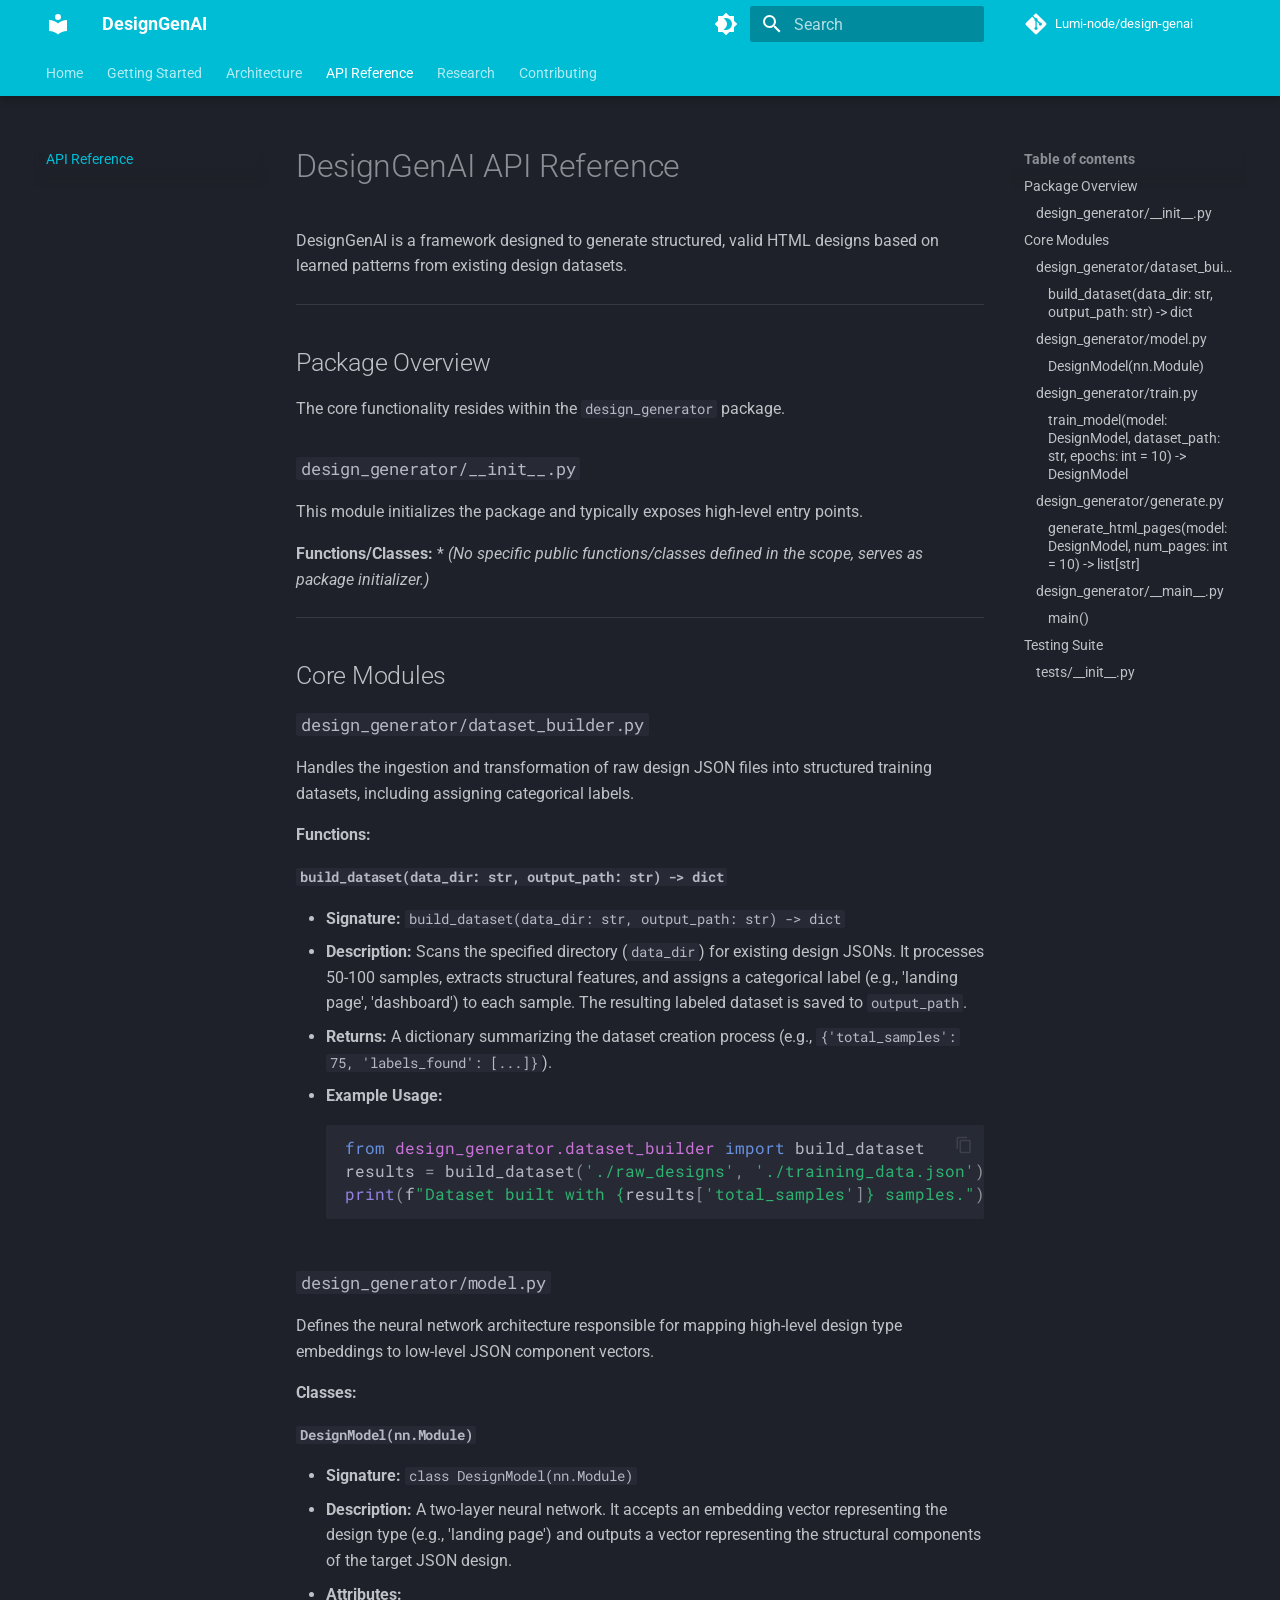
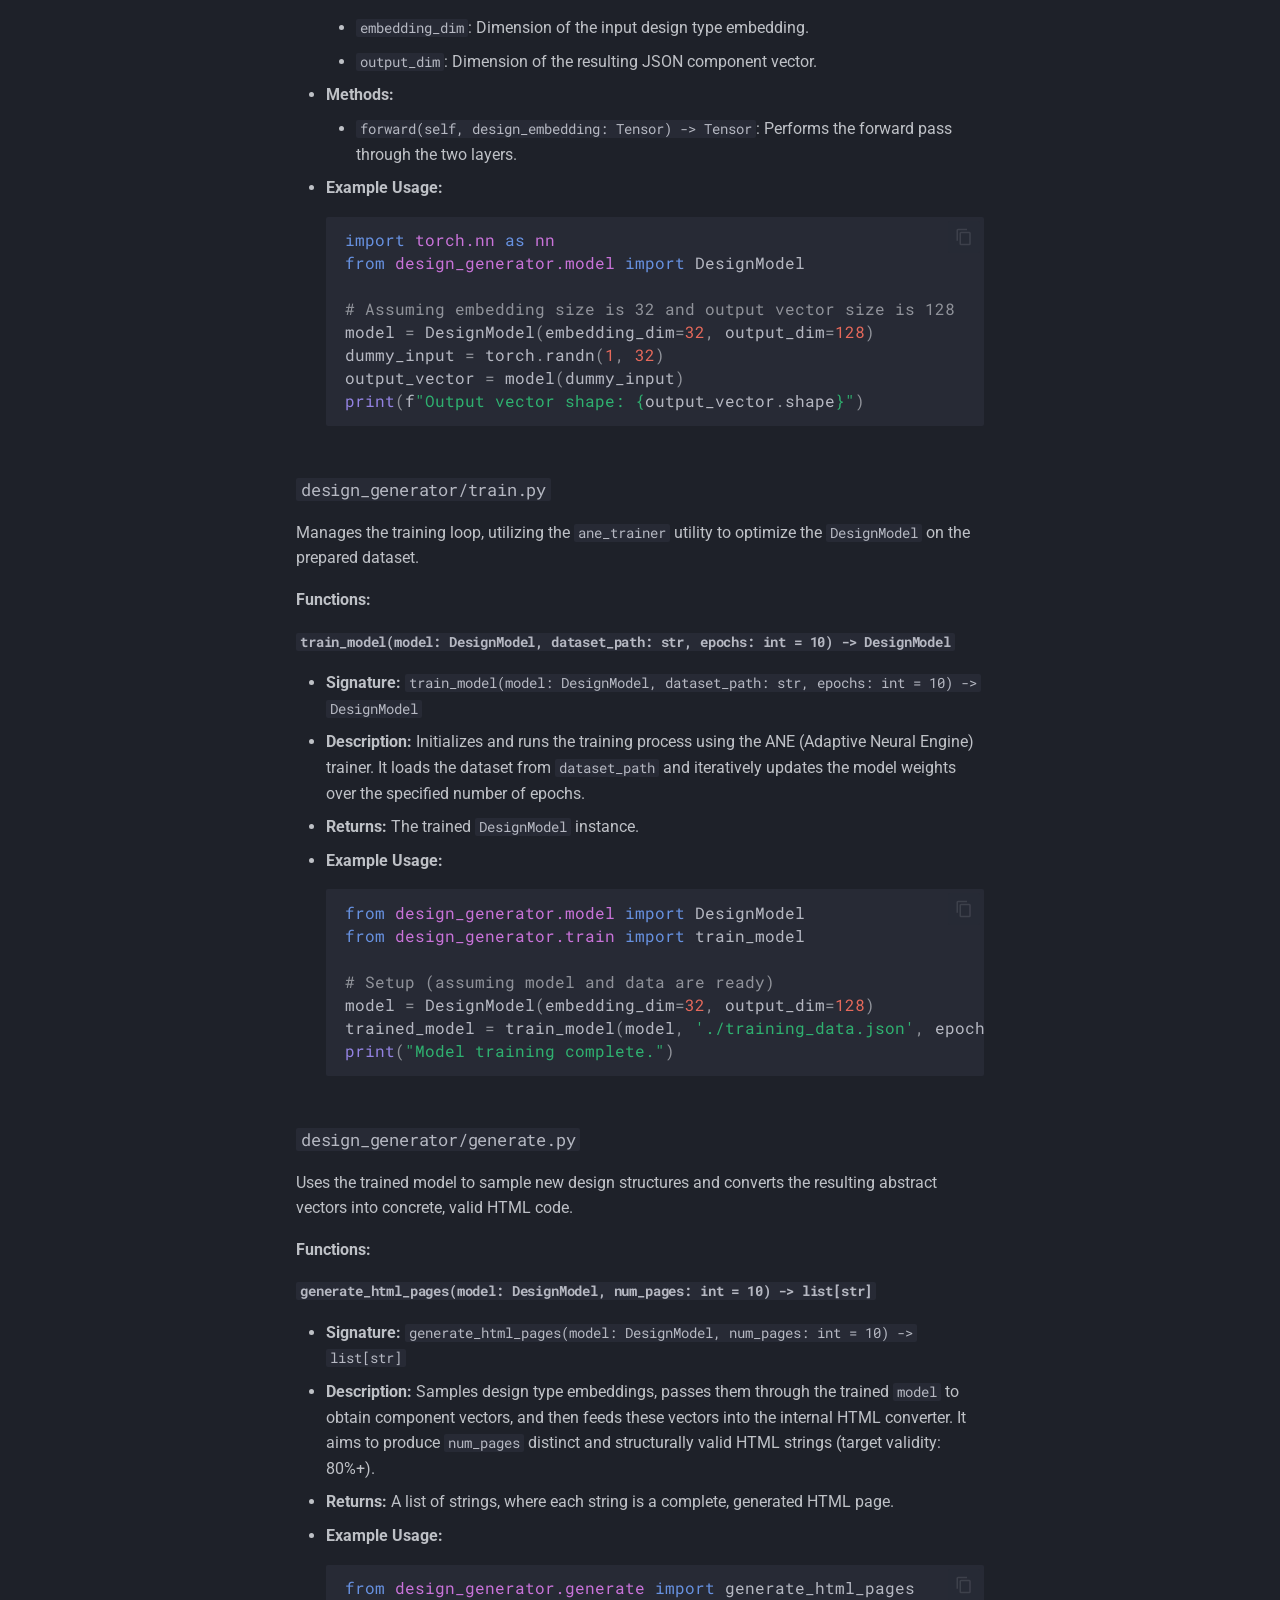
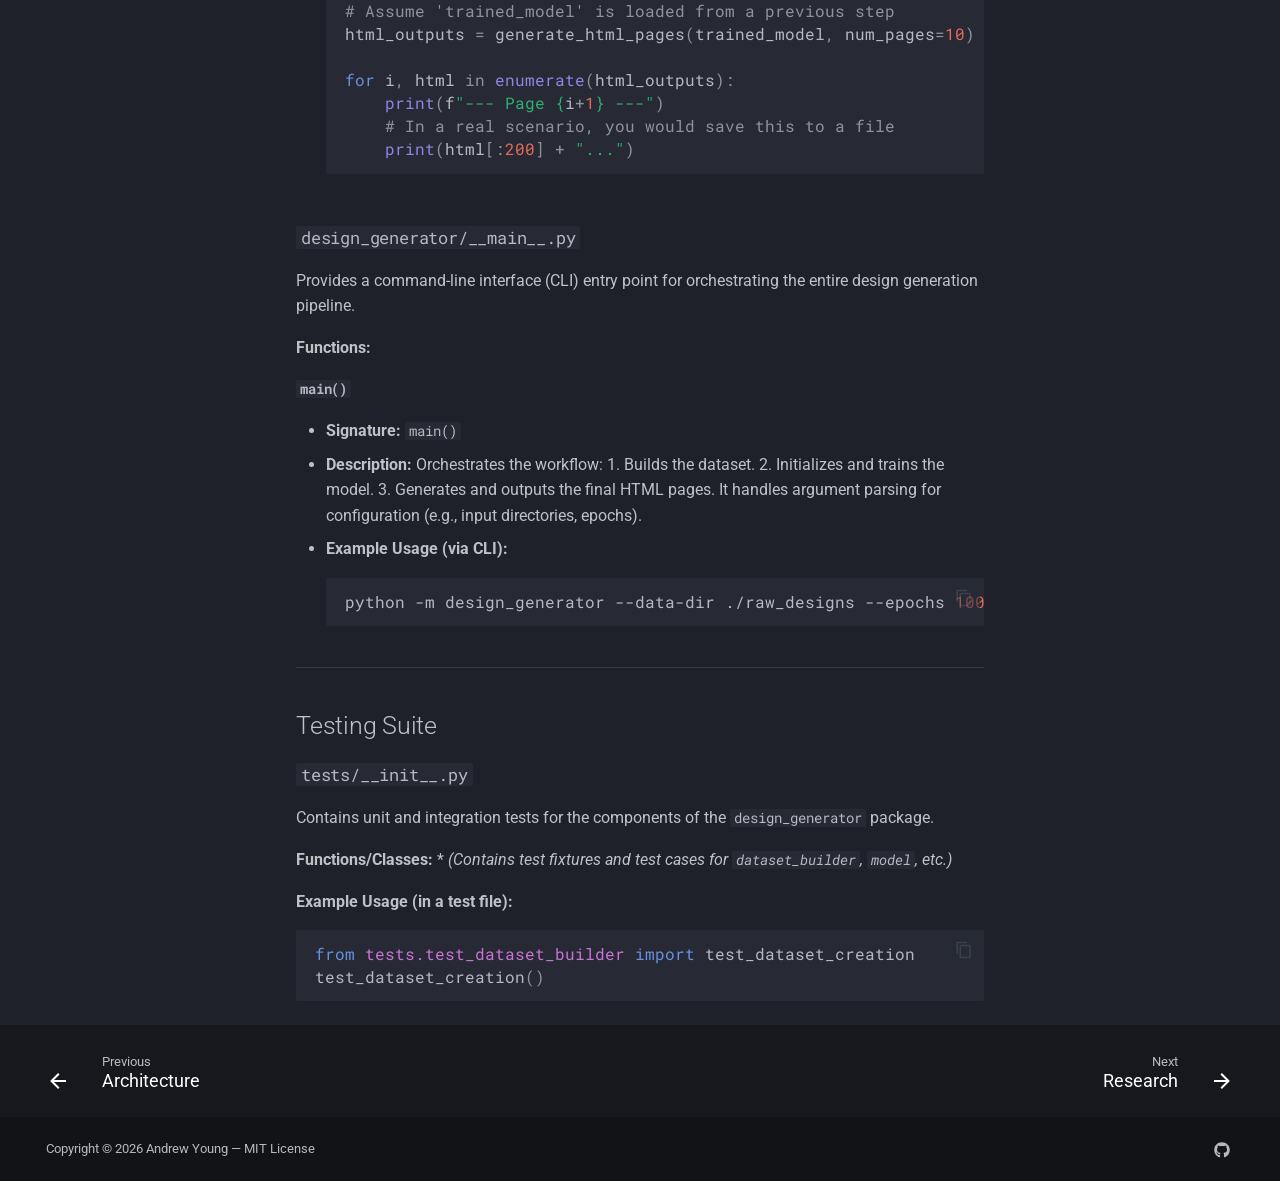
<file: reference/index.html>
<!doctype html>
<html lang="en" class="no-js">
  <head>
    
      <meta charset="utf-8">
      <meta name="viewport" content="width=device-width,initial-scale=1">
      
        <meta name="description" content="Generates designs from type embeddings using ANE-accelerated neural networks.">
      
      
        <meta name="author" content="Andrew Young">
      
      
        <link rel="canonical" href="https://lumi-node.github.io/design-genai/reference/">
      
      
        <link rel="prev" href="../architecture/">
      
      
        <link rel="next" href="../research/">
      
      
        
      
      
      <link rel="icon" href="../assets/images/favicon.png">
      <meta name="generator" content="mkdocs-1.6.1, mkdocs-material-9.7.6">
    
    
      
        <title>API Reference - DesignGenAI</title>
      
    
    
      <link rel="stylesheet" href="../assets/stylesheets/main.484c7ddc.min.css">
      
        
        <link rel="stylesheet" href="../assets/stylesheets/palette.ab4e12ef.min.css">
      
      


    
    
      
    
    
      
        
        
        <link rel="preconnect" href="https://fonts.gstatic.com" crossorigin>
        <link rel="stylesheet" href="https://fonts.googleapis.com/css?family=Roboto:300,300i,400,400i,700,700i%7CRoboto+Mono:400,400i,700,700i&display=fallback">
        <style>:root{--md-text-font:"Roboto";--md-code-font:"Roboto Mono"}</style>
      
    
    
      <link rel="stylesheet" href="../stylesheets/extra.css">
    
    <script>__md_scope=new URL("..",location),__md_hash=e=>[...e].reduce(((e,_)=>(e<<5)-e+_.charCodeAt(0)),0),__md_get=(e,_=localStorage,t=__md_scope)=>JSON.parse(_.getItem(t.pathname+"."+e)),__md_set=(e,_,t=localStorage,a=__md_scope)=>{try{t.setItem(a.pathname+"."+e,JSON.stringify(_))}catch(e){}}</script>
    
      

    
    
  </head>
  
  
    
    
      
    
    
    
    
    <body dir="ltr" data-md-color-scheme="slate" data-md-color-primary="cyan" data-md-color-accent="amber">
  
    
    <input class="md-toggle" data-md-toggle="drawer" type="checkbox" id="__drawer" autocomplete="off">
    <input class="md-toggle" data-md-toggle="search" type="checkbox" id="__search" autocomplete="off">
    <label class="md-overlay" for="__drawer"></label>
    <div data-md-component="skip">
      
        
        <a href="#designgenai-api-reference" class="md-skip">
          Skip to content
        </a>
      
    </div>
    <div data-md-component="announce">
      
    </div>
    
    
      

  

<header class="md-header md-header--shadow md-header--lifted" data-md-component="header">
  <nav class="md-header__inner md-grid" aria-label="Header">
    <a href=".." title="DesignGenAI" class="md-header__button md-logo" aria-label="DesignGenAI" data-md-component="logo">
      
  
  <svg xmlns="http://www.w3.org/2000/svg" viewBox="0 0 24 24"><path d="M12 8a3 3 0 0 0 3-3 3 3 0 0 0-3-3 3 3 0 0 0-3 3 3 3 0 0 0 3 3m0 3.54C9.64 9.35 6.5 8 3 8v11c3.5 0 6.64 1.35 9 3.54 2.36-2.19 5.5-3.54 9-3.54V8c-3.5 0-6.64 1.35-9 3.54"/></svg>

    </a>
    <label class="md-header__button md-icon" for="__drawer">
      
      <svg xmlns="http://www.w3.org/2000/svg" viewBox="0 0 24 24"><path d="M3 6h18v2H3zm0 5h18v2H3zm0 5h18v2H3z"/></svg>
    </label>
    <div class="md-header__title" data-md-component="header-title">
      <div class="md-header__ellipsis">
        <div class="md-header__topic">
          <span class="md-ellipsis">
            DesignGenAI
          </span>
        </div>
        <div class="md-header__topic" data-md-component="header-topic">
          <span class="md-ellipsis">
            
              API Reference
            
          </span>
        </div>
      </div>
    </div>
    
      
        <form class="md-header__option" data-md-component="palette">
  
    
    
    
    <input class="md-option" data-md-color-media="" data-md-color-scheme="slate" data-md-color-primary="cyan" data-md-color-accent="amber"  aria-label="Switch to light mode"  type="radio" name="__palette" id="__palette_0">
    
      <label class="md-header__button md-icon" title="Switch to light mode" for="__palette_1" hidden>
        <svg xmlns="http://www.w3.org/2000/svg" viewBox="0 0 24 24"><path d="M12 18c-.89 0-1.74-.2-2.5-.55C11.56 16.5 13 14.42 13 12s-1.44-4.5-3.5-5.45C10.26 6.2 11.11 6 12 6a6 6 0 0 1 6 6 6 6 0 0 1-6 6m8-9.31V4h-4.69L12 .69 8.69 4H4v4.69L.69 12 4 15.31V20h4.69L12 23.31 15.31 20H20v-4.69L23.31 12z"/></svg>
      </label>
    
  
    
    
    
    <input class="md-option" data-md-color-media="" data-md-color-scheme="default" data-md-color-primary="indigo" data-md-color-accent="amber"  aria-label="Switch to dark mode"  type="radio" name="__palette" id="__palette_1">
    
      <label class="md-header__button md-icon" title="Switch to dark mode" for="__palette_0" hidden>
        <svg xmlns="http://www.w3.org/2000/svg" viewBox="0 0 24 24"><path d="M12 8a4 4 0 0 0-4 4 4 4 0 0 0 4 4 4 4 0 0 0 4-4 4 4 0 0 0-4-4m0 10a6 6 0 0 1-6-6 6 6 0 0 1 6-6 6 6 0 0 1 6 6 6 6 0 0 1-6 6m8-9.31V4h-4.69L12 .69 8.69 4H4v4.69L.69 12 4 15.31V20h4.69L12 23.31 15.31 20H20v-4.69L23.31 12z"/></svg>
      </label>
    
  
</form>
      
    
    
      <script>var palette=__md_get("__palette");if(palette&&palette.color){if("(prefers-color-scheme)"===palette.color.media){var media=matchMedia("(prefers-color-scheme: light)"),input=document.querySelector(media.matches?"[data-md-color-media='(prefers-color-scheme: light)']":"[data-md-color-media='(prefers-color-scheme: dark)']");palette.color.media=input.getAttribute("data-md-color-media"),palette.color.scheme=input.getAttribute("data-md-color-scheme"),palette.color.primary=input.getAttribute("data-md-color-primary"),palette.color.accent=input.getAttribute("data-md-color-accent")}for(var[key,value]of Object.entries(palette.color))document.body.setAttribute("data-md-color-"+key,value)}</script>
    
    
    
      
      
        <label class="md-header__button md-icon" for="__search">
          
          <svg xmlns="http://www.w3.org/2000/svg" viewBox="0 0 24 24"><path d="M9.5 3A6.5 6.5 0 0 1 16 9.5c0 1.61-.59 3.09-1.56 4.23l.27.27h.79l5 5-1.5 1.5-5-5v-.79l-.27-.27A6.52 6.52 0 0 1 9.5 16 6.5 6.5 0 0 1 3 9.5 6.5 6.5 0 0 1 9.5 3m0 2C7 5 5 7 5 9.5S7 14 9.5 14 14 12 14 9.5 12 5 9.5 5"/></svg>
        </label>
        <div class="md-search" data-md-component="search" role="dialog">
  <label class="md-search__overlay" for="__search"></label>
  <div class="md-search__inner" role="search">
    <form class="md-search__form" name="search">
      <input type="text" class="md-search__input" name="query" aria-label="Search" placeholder="Search" autocapitalize="off" autocorrect="off" autocomplete="off" spellcheck="false" data-md-component="search-query" required>
      <label class="md-search__icon md-icon" for="__search">
        
        <svg xmlns="http://www.w3.org/2000/svg" viewBox="0 0 24 24"><path d="M9.5 3A6.5 6.5 0 0 1 16 9.5c0 1.61-.59 3.09-1.56 4.23l.27.27h.79l5 5-1.5 1.5-5-5v-.79l-.27-.27A6.52 6.52 0 0 1 9.5 16 6.5 6.5 0 0 1 3 9.5 6.5 6.5 0 0 1 9.5 3m0 2C7 5 5 7 5 9.5S7 14 9.5 14 14 12 14 9.5 12 5 9.5 5"/></svg>
        
        <svg xmlns="http://www.w3.org/2000/svg" viewBox="0 0 24 24"><path d="M20 11v2H8l5.5 5.5-1.42 1.42L4.16 12l7.92-7.92L13.5 5.5 8 11z"/></svg>
      </label>
      <nav class="md-search__options" aria-label="Search">
        
        <button type="reset" class="md-search__icon md-icon" title="Clear" aria-label="Clear" tabindex="-1">
          
          <svg xmlns="http://www.w3.org/2000/svg" viewBox="0 0 24 24"><path d="M19 6.41 17.59 5 12 10.59 6.41 5 5 6.41 10.59 12 5 17.59 6.41 19 12 13.41 17.59 19 19 17.59 13.41 12z"/></svg>
        </button>
      </nav>
      
        <div class="md-search__suggest" data-md-component="search-suggest"></div>
      
    </form>
    <div class="md-search__output">
      <div class="md-search__scrollwrap" tabindex="0" data-md-scrollfix>
        <div class="md-search-result" data-md-component="search-result">
          <div class="md-search-result__meta">
            Initializing search
          </div>
          <ol class="md-search-result__list" role="presentation"></ol>
        </div>
      </div>
    </div>
  </div>
</div>
      
    
    
      <div class="md-header__source">
        <a href="https://github.com/Lumi-node/design-genai" title="Go to repository" class="md-source" data-md-component="source">
  <div class="md-source__icon md-icon">
    
    <svg xmlns="http://www.w3.org/2000/svg" viewBox="0 0 448 512"><!--! Font Awesome Free 7.1.0 by @fontawesome - https://fontawesome.com License - https://fontawesome.com/license/free (Icons: CC BY 4.0, Fonts: SIL OFL 1.1, Code: MIT License) Copyright 2025 Fonticons, Inc.--><path d="M439.6 236.1 244 40.5c-5.4-5.5-12.8-8.5-20.4-8.5s-15 3-20.4 8.4L162.5 81l51.5 51.5c27.1-9.1 52.7 16.8 43.4 43.7l49.7 49.7c34.2-11.8 61.2 31 35.5 56.7-26.5 26.5-70.2-2.9-56-37.3L240.3 199v121.9c25.3 12.5 22.3 41.8 9.1 55-6.4 6.4-15.2 10.1-24.3 10.1s-17.8-3.6-24.3-10.1c-17.6-17.6-11.1-46.9 11.2-56v-123c-20.8-8.5-24.6-30.7-18.6-45L142.6 101 8.5 235.1C3 240.6 0 247.9 0 255.5s3 15 8.5 20.4l195.6 195.7c5.4 5.4 12.7 8.4 20.4 8.4s15-3 20.4-8.4l194.7-194.7c5.4-5.4 8.4-12.8 8.4-20.4s-3-15-8.4-20.4"/></svg>
  </div>
  <div class="md-source__repository">
    Lumi-node/design-genai
  </div>
</a>
      </div>
    
  </nav>
  
    
      
<nav class="md-tabs" aria-label="Tabs" data-md-component="tabs">
  <div class="md-grid">
    <ul class="md-tabs__list">
      
        
  
  
  
  
    <li class="md-tabs__item">
      <a href=".." class="md-tabs__link">
        
  
  
    
  
  Home

      </a>
    </li>
  

      
        
  
  
  
  
    
    
      <li class="md-tabs__item">
        <a href="../getting-started/installation/" class="md-tabs__link">
          
  
  
  Getting Started

        </a>
      </li>
    
  

      
        
  
  
  
  
    <li class="md-tabs__item">
      <a href="../architecture/" class="md-tabs__link">
        
  
  
    
  
  Architecture

      </a>
    </li>
  

      
        
  
  
  
    
  
  
    <li class="md-tabs__item md-tabs__item--active">
      <a href="./" class="md-tabs__link">
        
  
  
    
  
  API Reference

      </a>
    </li>
  

      
        
  
  
  
  
    <li class="md-tabs__item">
      <a href="../research/" class="md-tabs__link">
        
  
  
    
  
  Research

      </a>
    </li>
  

      
        
  
  
  
  
    <li class="md-tabs__item">
      <a href="../contributing/" class="md-tabs__link">
        
  
  
    
  
  Contributing

      </a>
    </li>
  

      
    </ul>
  </div>
</nav>
    
  
</header>
    
    <div class="md-container" data-md-component="container">
      
      
        
      
      <main class="md-main" data-md-component="main">
        <div class="md-main__inner md-grid">
          
            
              
              <div class="md-sidebar md-sidebar--primary" data-md-component="sidebar" data-md-type="navigation" >
                <div class="md-sidebar__scrollwrap">
                  <div class="md-sidebar__inner">
                    


  


<nav class="md-nav md-nav--primary md-nav--lifted" aria-label="Navigation" data-md-level="0">
  <label class="md-nav__title" for="__drawer">
    <a href=".." title="DesignGenAI" class="md-nav__button md-logo" aria-label="DesignGenAI" data-md-component="logo">
      
  
  <svg xmlns="http://www.w3.org/2000/svg" viewBox="0 0 24 24"><path d="M12 8a3 3 0 0 0 3-3 3 3 0 0 0-3-3 3 3 0 0 0-3 3 3 3 0 0 0 3 3m0 3.54C9.64 9.35 6.5 8 3 8v11c3.5 0 6.64 1.35 9 3.54 2.36-2.19 5.5-3.54 9-3.54V8c-3.5 0-6.64 1.35-9 3.54"/></svg>

    </a>
    DesignGenAI
  </label>
  
    <div class="md-nav__source">
      <a href="https://github.com/Lumi-node/design-genai" title="Go to repository" class="md-source" data-md-component="source">
  <div class="md-source__icon md-icon">
    
    <svg xmlns="http://www.w3.org/2000/svg" viewBox="0 0 448 512"><!--! Font Awesome Free 7.1.0 by @fontawesome - https://fontawesome.com License - https://fontawesome.com/license/free (Icons: CC BY 4.0, Fonts: SIL OFL 1.1, Code: MIT License) Copyright 2025 Fonticons, Inc.--><path d="M439.6 236.1 244 40.5c-5.4-5.5-12.8-8.5-20.4-8.5s-15 3-20.4 8.4L162.5 81l51.5 51.5c27.1-9.1 52.7 16.8 43.4 43.7l49.7 49.7c34.2-11.8 61.2 31 35.5 56.7-26.5 26.5-70.2-2.9-56-37.3L240.3 199v121.9c25.3 12.5 22.3 41.8 9.1 55-6.4 6.4-15.2 10.1-24.3 10.1s-17.8-3.6-24.3-10.1c-17.6-17.6-11.1-46.9 11.2-56v-123c-20.8-8.5-24.6-30.7-18.6-45L142.6 101 8.5 235.1C3 240.6 0 247.9 0 255.5s3 15 8.5 20.4l195.6 195.7c5.4 5.4 12.7 8.4 20.4 8.4s15-3 20.4-8.4l194.7-194.7c5.4-5.4 8.4-12.8 8.4-20.4s-3-15-8.4-20.4"/></svg>
  </div>
  <div class="md-source__repository">
    Lumi-node/design-genai
  </div>
</a>
    </div>
  
  <ul class="md-nav__list" data-md-scrollfix>
    
      
      
  
  
  
  
    <li class="md-nav__item">
      <a href=".." class="md-nav__link">
        
  
  
  <span class="md-ellipsis">
    
  
    Home
  

    
  </span>
  
  

      </a>
    </li>
  

    
      
      
  
  
  
  
    
    
    
    
      
      
        
      
    
    
    <li class="md-nav__item md-nav__item--nested">
      
        
        
        <input class="md-nav__toggle md-toggle " type="checkbox" id="__nav_2" >
        
          
          <label class="md-nav__link" for="__nav_2" id="__nav_2_label" tabindex="0">
            
  
  
  <span class="md-ellipsis">
    
  
    Getting Started
  

    
  </span>
  
  

            <span class="md-nav__icon md-icon"></span>
          </label>
        
        <nav class="md-nav" data-md-level="1" aria-labelledby="__nav_2_label" aria-expanded="false">
          <label class="md-nav__title" for="__nav_2">
            <span class="md-nav__icon md-icon"></span>
            
  
    Getting Started
  

          </label>
          <ul class="md-nav__list" data-md-scrollfix>
            
              
                
  
  
  
  
    <li class="md-nav__item">
      <a href="../getting-started/installation/" class="md-nav__link">
        
  
  
  <span class="md-ellipsis">
    
  
    Installation
  

    
  </span>
  
  

      </a>
    </li>
  

              
            
              
                
  
  
  
  
    <li class="md-nav__item">
      <a href="../getting-started/quick-start/" class="md-nav__link">
        
  
  
  <span class="md-ellipsis">
    
  
    Quick Start
  

    
  </span>
  
  

      </a>
    </li>
  

              
            
          </ul>
        </nav>
      
    </li>
  

    
      
      
  
  
  
  
    <li class="md-nav__item">
      <a href="../architecture/" class="md-nav__link">
        
  
  
  <span class="md-ellipsis">
    
  
    Architecture
  

    
  </span>
  
  

      </a>
    </li>
  

    
      
      
  
  
    
  
  
  
    <li class="md-nav__item md-nav__item--active">
      
      <input class="md-nav__toggle md-toggle" type="checkbox" id="__toc">
      
      
        
      
      
        <label class="md-nav__link md-nav__link--active" for="__toc">
          
  
  
  <span class="md-ellipsis">
    
  
    API Reference
  

    
  </span>
  
  

          <span class="md-nav__icon md-icon"></span>
        </label>
      
      <a href="./" class="md-nav__link md-nav__link--active">
        
  
  
  <span class="md-ellipsis">
    
  
    API Reference
  

    
  </span>
  
  

      </a>
      
        

<nav class="md-nav md-nav--secondary" aria-label="Table of contents">
  
  
  
    
  
  
    <label class="md-nav__title" for="__toc">
      <span class="md-nav__icon md-icon"></span>
      Table of contents
    </label>
    <ul class="md-nav__list" data-md-component="toc" data-md-scrollfix>
      
        <li class="md-nav__item">
  <a href="#package-overview" class="md-nav__link">
    <span class="md-ellipsis">
      
        Package Overview
      
    </span>
  </a>
  
    <nav class="md-nav" aria-label="Package Overview">
      <ul class="md-nav__list">
        
          <li class="md-nav__item">
  <a href="#design_generator__init__py" class="md-nav__link">
    <span class="md-ellipsis">
      
        design_generator/__init__.py
      
    </span>
  </a>
  
</li>
        
      </ul>
    </nav>
  
</li>
      
        <li class="md-nav__item">
  <a href="#core-modules" class="md-nav__link">
    <span class="md-ellipsis">
      
        Core Modules
      
    </span>
  </a>
  
    <nav class="md-nav" aria-label="Core Modules">
      <ul class="md-nav__list">
        
          <li class="md-nav__item">
  <a href="#design_generatordataset_builderpy" class="md-nav__link">
    <span class="md-ellipsis">
      
        design_generator/dataset_builder.py
      
    </span>
  </a>
  
    <nav class="md-nav" aria-label="design_generator/dataset_builder.py">
      <ul class="md-nav__list">
        
          <li class="md-nav__item">
  <a href="#build_datasetdata_dir-str-output_path-str-dict" class="md-nav__link">
    <span class="md-ellipsis">
      
        build_dataset(data_dir: str, output_path: str) -&gt; dict
      
    </span>
  </a>
  
</li>
        
      </ul>
    </nav>
  
</li>
        
          <li class="md-nav__item">
  <a href="#design_generatormodelpy" class="md-nav__link">
    <span class="md-ellipsis">
      
        design_generator/model.py
      
    </span>
  </a>
  
    <nav class="md-nav" aria-label="design_generator/model.py">
      <ul class="md-nav__list">
        
          <li class="md-nav__item">
  <a href="#designmodelnnmodule" class="md-nav__link">
    <span class="md-ellipsis">
      
        DesignModel(nn.Module)
      
    </span>
  </a>
  
</li>
        
      </ul>
    </nav>
  
</li>
        
          <li class="md-nav__item">
  <a href="#design_generatortrainpy" class="md-nav__link">
    <span class="md-ellipsis">
      
        design_generator/train.py
      
    </span>
  </a>
  
    <nav class="md-nav" aria-label="design_generator/train.py">
      <ul class="md-nav__list">
        
          <li class="md-nav__item">
  <a href="#train_modelmodel-designmodel-dataset_path-str-epochs-int-10-designmodel" class="md-nav__link">
    <span class="md-ellipsis">
      
        train_model(model: DesignModel, dataset_path: str, epochs: int = 10) -&gt; DesignModel
      
    </span>
  </a>
  
</li>
        
      </ul>
    </nav>
  
</li>
        
          <li class="md-nav__item">
  <a href="#design_generatorgeneratepy" class="md-nav__link">
    <span class="md-ellipsis">
      
        design_generator/generate.py
      
    </span>
  </a>
  
    <nav class="md-nav" aria-label="design_generator/generate.py">
      <ul class="md-nav__list">
        
          <li class="md-nav__item">
  <a href="#generate_html_pagesmodel-designmodel-num_pages-int-10-liststr" class="md-nav__link">
    <span class="md-ellipsis">
      
        generate_html_pages(model: DesignModel, num_pages: int = 10) -&gt; list[str]
      
    </span>
  </a>
  
</li>
        
      </ul>
    </nav>
  
</li>
        
          <li class="md-nav__item">
  <a href="#design_generator__main__py" class="md-nav__link">
    <span class="md-ellipsis">
      
        design_generator/__main__.py
      
    </span>
  </a>
  
    <nav class="md-nav" aria-label="design_generator/__main__.py">
      <ul class="md-nav__list">
        
          <li class="md-nav__item">
  <a href="#main" class="md-nav__link">
    <span class="md-ellipsis">
      
        main()
      
    </span>
  </a>
  
</li>
        
      </ul>
    </nav>
  
</li>
        
      </ul>
    </nav>
  
</li>
      
        <li class="md-nav__item">
  <a href="#testing-suite" class="md-nav__link">
    <span class="md-ellipsis">
      
        Testing Suite
      
    </span>
  </a>
  
    <nav class="md-nav" aria-label="Testing Suite">
      <ul class="md-nav__list">
        
          <li class="md-nav__item">
  <a href="#tests__init__py" class="md-nav__link">
    <span class="md-ellipsis">
      
        tests/__init__.py
      
    </span>
  </a>
  
</li>
        
      </ul>
    </nav>
  
</li>
      
    </ul>
  
</nav>
      
    </li>
  

    
      
      
  
  
  
  
    <li class="md-nav__item">
      <a href="../research/" class="md-nav__link">
        
  
  
  <span class="md-ellipsis">
    
  
    Research
  

    
  </span>
  
  

      </a>
    </li>
  

    
      
      
  
  
  
  
    <li class="md-nav__item">
      <a href="../contributing/" class="md-nav__link">
        
  
  
  <span class="md-ellipsis">
    
  
    Contributing
  

    
  </span>
  
  

      </a>
    </li>
  

    
  </ul>
</nav>
                  </div>
                </div>
              </div>
            
            
              
              <div class="md-sidebar md-sidebar--secondary" data-md-component="sidebar" data-md-type="toc" >
                <div class="md-sidebar__scrollwrap">
                  <div class="md-sidebar__inner">
                    

<nav class="md-nav md-nav--secondary" aria-label="Table of contents">
  
  
  
    
  
  
    <label class="md-nav__title" for="__toc">
      <span class="md-nav__icon md-icon"></span>
      Table of contents
    </label>
    <ul class="md-nav__list" data-md-component="toc" data-md-scrollfix>
      
        <li class="md-nav__item">
  <a href="#package-overview" class="md-nav__link">
    <span class="md-ellipsis">
      
        Package Overview
      
    </span>
  </a>
  
    <nav class="md-nav" aria-label="Package Overview">
      <ul class="md-nav__list">
        
          <li class="md-nav__item">
  <a href="#design_generator__init__py" class="md-nav__link">
    <span class="md-ellipsis">
      
        design_generator/__init__.py
      
    </span>
  </a>
  
</li>
        
      </ul>
    </nav>
  
</li>
      
        <li class="md-nav__item">
  <a href="#core-modules" class="md-nav__link">
    <span class="md-ellipsis">
      
        Core Modules
      
    </span>
  </a>
  
    <nav class="md-nav" aria-label="Core Modules">
      <ul class="md-nav__list">
        
          <li class="md-nav__item">
  <a href="#design_generatordataset_builderpy" class="md-nav__link">
    <span class="md-ellipsis">
      
        design_generator/dataset_builder.py
      
    </span>
  </a>
  
    <nav class="md-nav" aria-label="design_generator/dataset_builder.py">
      <ul class="md-nav__list">
        
          <li class="md-nav__item">
  <a href="#build_datasetdata_dir-str-output_path-str-dict" class="md-nav__link">
    <span class="md-ellipsis">
      
        build_dataset(data_dir: str, output_path: str) -&gt; dict
      
    </span>
  </a>
  
</li>
        
      </ul>
    </nav>
  
</li>
        
          <li class="md-nav__item">
  <a href="#design_generatormodelpy" class="md-nav__link">
    <span class="md-ellipsis">
      
        design_generator/model.py
      
    </span>
  </a>
  
    <nav class="md-nav" aria-label="design_generator/model.py">
      <ul class="md-nav__list">
        
          <li class="md-nav__item">
  <a href="#designmodelnnmodule" class="md-nav__link">
    <span class="md-ellipsis">
      
        DesignModel(nn.Module)
      
    </span>
  </a>
  
</li>
        
      </ul>
    </nav>
  
</li>
        
          <li class="md-nav__item">
  <a href="#design_generatortrainpy" class="md-nav__link">
    <span class="md-ellipsis">
      
        design_generator/train.py
      
    </span>
  </a>
  
    <nav class="md-nav" aria-label="design_generator/train.py">
      <ul class="md-nav__list">
        
          <li class="md-nav__item">
  <a href="#train_modelmodel-designmodel-dataset_path-str-epochs-int-10-designmodel" class="md-nav__link">
    <span class="md-ellipsis">
      
        train_model(model: DesignModel, dataset_path: str, epochs: int = 10) -&gt; DesignModel
      
    </span>
  </a>
  
</li>
        
      </ul>
    </nav>
  
</li>
        
          <li class="md-nav__item">
  <a href="#design_generatorgeneratepy" class="md-nav__link">
    <span class="md-ellipsis">
      
        design_generator/generate.py
      
    </span>
  </a>
  
    <nav class="md-nav" aria-label="design_generator/generate.py">
      <ul class="md-nav__list">
        
          <li class="md-nav__item">
  <a href="#generate_html_pagesmodel-designmodel-num_pages-int-10-liststr" class="md-nav__link">
    <span class="md-ellipsis">
      
        generate_html_pages(model: DesignModel, num_pages: int = 10) -&gt; list[str]
      
    </span>
  </a>
  
</li>
        
      </ul>
    </nav>
  
</li>
        
          <li class="md-nav__item">
  <a href="#design_generator__main__py" class="md-nav__link">
    <span class="md-ellipsis">
      
        design_generator/__main__.py
      
    </span>
  </a>
  
    <nav class="md-nav" aria-label="design_generator/__main__.py">
      <ul class="md-nav__list">
        
          <li class="md-nav__item">
  <a href="#main" class="md-nav__link">
    <span class="md-ellipsis">
      
        main()
      
    </span>
  </a>
  
</li>
        
      </ul>
    </nav>
  
</li>
        
      </ul>
    </nav>
  
</li>
      
        <li class="md-nav__item">
  <a href="#testing-suite" class="md-nav__link">
    <span class="md-ellipsis">
      
        Testing Suite
      
    </span>
  </a>
  
    <nav class="md-nav" aria-label="Testing Suite">
      <ul class="md-nav__list">
        
          <li class="md-nav__item">
  <a href="#tests__init__py" class="md-nav__link">
    <span class="md-ellipsis">
      
        tests/__init__.py
      
    </span>
  </a>
  
</li>
        
      </ul>
    </nav>
  
</li>
      
    </ul>
  
</nav>
                  </div>
                </div>
              </div>
            
          
          
            <div class="md-content" data-md-component="content">
              
              <article class="md-content__inner md-typeset">
                
                  


  
  


<h1 id="designgenai-api-reference">DesignGenAI API Reference<a class="headerlink" href="#designgenai-api-reference" title="Permanent link">&para;</a></h1>
<p>DesignGenAI is a framework designed to generate structured, valid HTML designs based on learned patterns from existing design datasets.</p>
<hr />
<h2 id="package-overview">Package Overview<a class="headerlink" href="#package-overview" title="Permanent link">&para;</a></h2>
<p>The core functionality resides within the <code>design_generator</code> package.</p>
<h3 id="design_generator__init__py"><code>design_generator/__init__.py</code><a class="headerlink" href="#design_generator__init__py" title="Permanent link">&para;</a></h3>
<p>This module initializes the package and typically exposes high-level entry points.</p>
<p><strong>Functions/Classes:</strong>
*   <em>(No specific public functions/classes defined in the scope, serves as package initializer.)</em></p>
<hr />
<h2 id="core-modules">Core Modules<a class="headerlink" href="#core-modules" title="Permanent link">&para;</a></h2>
<h3 id="design_generatordataset_builderpy"><code>design_generator/dataset_builder.py</code><a class="headerlink" href="#design_generatordataset_builderpy" title="Permanent link">&para;</a></h3>
<p>Handles the ingestion and transformation of raw design JSON files into structured training datasets, including assigning categorical labels.</p>
<p><strong>Functions:</strong></p>
<h4 id="build_datasetdata_dir-str-output_path-str-dict"><code>build_dataset(data_dir: str, output_path: str) -&gt; dict</code><a class="headerlink" href="#build_datasetdata_dir-str-output_path-str-dict" title="Permanent link">&para;</a></h4>
<ul>
<li><strong>Signature:</strong> <code>build_dataset(data_dir: str, output_path: str) -&gt; dict</code></li>
<li><strong>Description:</strong> Scans the specified directory (<code>data_dir</code>) for existing design JSONs. It processes 50-100 samples, extracts structural features, and assigns a categorical label (e.g., 'landing page', 'dashboard') to each sample. The resulting labeled dataset is saved to <code>output_path</code>.</li>
<li><strong>Returns:</strong> A dictionary summarizing the dataset creation process (e.g., <code>{'total_samples': 75, 'labels_found': [...]}</code>).</li>
<li><strong>Example Usage:</strong>
    <div class="language-python highlight"><pre><span></span><code><a id="__codelineno-0-1" name="__codelineno-0-1" href="#__codelineno-0-1"></a><span class="kn">from</span><span class="w"> </span><span class="nn">design_generator.dataset_builder</span><span class="w"> </span><span class="kn">import</span> <span class="n">build_dataset</span>
<a id="__codelineno-0-2" name="__codelineno-0-2" href="#__codelineno-0-2"></a><span class="n">results</span> <span class="o">=</span> <span class="n">build_dataset</span><span class="p">(</span><span class="s1">&#39;./raw_designs&#39;</span><span class="p">,</span> <span class="s1">&#39;./training_data.json&#39;</span><span class="p">)</span>
<a id="__codelineno-0-3" name="__codelineno-0-3" href="#__codelineno-0-3"></a><span class="nb">print</span><span class="p">(</span><span class="sa">f</span><span class="s2">&quot;Dataset built with </span><span class="si">{</span><span class="n">results</span><span class="p">[</span><span class="s1">&#39;total_samples&#39;</span><span class="p">]</span><span class="si">}</span><span class="s2"> samples.&quot;</span><span class="p">)</span>
</code></pre></div></li>
</ul>
<h3 id="design_generatormodelpy"><code>design_generator/model.py</code><a class="headerlink" href="#design_generatormodelpy" title="Permanent link">&para;</a></h3>
<p>Defines the neural network architecture responsible for mapping high-level design type embeddings to low-level JSON component vectors.</p>
<p><strong>Classes:</strong></p>
<h4 id="designmodelnnmodule"><code>DesignModel(nn.Module)</code><a class="headerlink" href="#designmodelnnmodule" title="Permanent link">&para;</a></h4>
<ul>
<li><strong>Signature:</strong> <code>class DesignModel(nn.Module)</code></li>
<li><strong>Description:</strong> A two-layer neural network. It accepts an embedding vector representing the design type (e.g., 'landing page') and outputs a vector representing the structural components of the target JSON design.</li>
<li><strong>Attributes:</strong><ul>
<li><code>embedding_dim</code>: Dimension of the input design type embedding.</li>
<li><code>output_dim</code>: Dimension of the resulting JSON component vector.</li>
</ul>
</li>
<li><strong>Methods:</strong><ul>
<li><code>forward(self, design_embedding: Tensor) -&gt; Tensor</code>: Performs the forward pass through the two layers.</li>
</ul>
</li>
<li><strong>Example Usage:</strong>
    <div class="language-python highlight"><pre><span></span><code><a id="__codelineno-1-1" name="__codelineno-1-1" href="#__codelineno-1-1"></a><span class="kn">import</span><span class="w"> </span><span class="nn">torch.nn</span><span class="w"> </span><span class="k">as</span><span class="w"> </span><span class="nn">nn</span>
<a id="__codelineno-1-2" name="__codelineno-1-2" href="#__codelineno-1-2"></a><span class="kn">from</span><span class="w"> </span><span class="nn">design_generator.model</span><span class="w"> </span><span class="kn">import</span> <span class="n">DesignModel</span>
<a id="__codelineno-1-3" name="__codelineno-1-3" href="#__codelineno-1-3"></a>
<a id="__codelineno-1-4" name="__codelineno-1-4" href="#__codelineno-1-4"></a><span class="c1"># Assuming embedding size is 32 and output vector size is 128</span>
<a id="__codelineno-1-5" name="__codelineno-1-5" href="#__codelineno-1-5"></a><span class="n">model</span> <span class="o">=</span> <span class="n">DesignModel</span><span class="p">(</span><span class="n">embedding_dim</span><span class="o">=</span><span class="mi">32</span><span class="p">,</span> <span class="n">output_dim</span><span class="o">=</span><span class="mi">128</span><span class="p">)</span>
<a id="__codelineno-1-6" name="__codelineno-1-6" href="#__codelineno-1-6"></a><span class="n">dummy_input</span> <span class="o">=</span> <span class="n">torch</span><span class="o">.</span><span class="n">randn</span><span class="p">(</span><span class="mi">1</span><span class="p">,</span> <span class="mi">32</span><span class="p">)</span>
<a id="__codelineno-1-7" name="__codelineno-1-7" href="#__codelineno-1-7"></a><span class="n">output_vector</span> <span class="o">=</span> <span class="n">model</span><span class="p">(</span><span class="n">dummy_input</span><span class="p">)</span>
<a id="__codelineno-1-8" name="__codelineno-1-8" href="#__codelineno-1-8"></a><span class="nb">print</span><span class="p">(</span><span class="sa">f</span><span class="s2">&quot;Output vector shape: </span><span class="si">{</span><span class="n">output_vector</span><span class="o">.</span><span class="n">shape</span><span class="si">}</span><span class="s2">&quot;</span><span class="p">)</span>
</code></pre></div></li>
</ul>
<h3 id="design_generatortrainpy"><code>design_generator/train.py</code><a class="headerlink" href="#design_generatortrainpy" title="Permanent link">&para;</a></h3>
<p>Manages the training loop, utilizing the <code>ane_trainer</code> utility to optimize the <code>DesignModel</code> on the prepared dataset.</p>
<p><strong>Functions:</strong></p>
<h4 id="train_modelmodel-designmodel-dataset_path-str-epochs-int-10-designmodel"><code>train_model(model: DesignModel, dataset_path: str, epochs: int = 10) -&gt; DesignModel</code><a class="headerlink" href="#train_modelmodel-designmodel-dataset_path-str-epochs-int-10-designmodel" title="Permanent link">&para;</a></h4>
<ul>
<li><strong>Signature:</strong> <code>train_model(model: DesignModel, dataset_path: str, epochs: int = 10) -&gt; DesignModel</code></li>
<li><strong>Description:</strong> Initializes and runs the training process using the ANE (Adaptive Neural Engine) trainer. It loads the dataset from <code>dataset_path</code> and iteratively updates the model weights over the specified number of epochs.</li>
<li><strong>Returns:</strong> The trained <code>DesignModel</code> instance.</li>
<li><strong>Example Usage:</strong>
    <div class="language-python highlight"><pre><span></span><code><a id="__codelineno-2-1" name="__codelineno-2-1" href="#__codelineno-2-1"></a><span class="kn">from</span><span class="w"> </span><span class="nn">design_generator.model</span><span class="w"> </span><span class="kn">import</span> <span class="n">DesignModel</span>
<a id="__codelineno-2-2" name="__codelineno-2-2" href="#__codelineno-2-2"></a><span class="kn">from</span><span class="w"> </span><span class="nn">design_generator.train</span><span class="w"> </span><span class="kn">import</span> <span class="n">train_model</span>
<a id="__codelineno-2-3" name="__codelineno-2-3" href="#__codelineno-2-3"></a>
<a id="__codelineno-2-4" name="__codelineno-2-4" href="#__codelineno-2-4"></a><span class="c1"># Setup (assuming model and data are ready)</span>
<a id="__codelineno-2-5" name="__codelineno-2-5" href="#__codelineno-2-5"></a><span class="n">model</span> <span class="o">=</span> <span class="n">DesignModel</span><span class="p">(</span><span class="n">embedding_dim</span><span class="o">=</span><span class="mi">32</span><span class="p">,</span> <span class="n">output_dim</span><span class="o">=</span><span class="mi">128</span><span class="p">)</span>
<a id="__codelineno-2-6" name="__codelineno-2-6" href="#__codelineno-2-6"></a><span class="n">trained_model</span> <span class="o">=</span> <span class="n">train_model</span><span class="p">(</span><span class="n">model</span><span class="p">,</span> <span class="s1">&#39;./training_data.json&#39;</span><span class="p">,</span> <span class="n">epochs</span><span class="o">=</span><span class="mi">50</span><span class="p">)</span>
<a id="__codelineno-2-7" name="__codelineno-2-7" href="#__codelineno-2-7"></a><span class="nb">print</span><span class="p">(</span><span class="s2">&quot;Model training complete.&quot;</span><span class="p">)</span>
</code></pre></div></li>
</ul>
<h3 id="design_generatorgeneratepy"><code>design_generator/generate.py</code><a class="headerlink" href="#design_generatorgeneratepy" title="Permanent link">&para;</a></h3>
<p>Uses the trained model to sample new design structures and converts the resulting abstract vectors into concrete, valid HTML code.</p>
<p><strong>Functions:</strong></p>
<h4 id="generate_html_pagesmodel-designmodel-num_pages-int-10-liststr"><code>generate_html_pages(model: DesignModel, num_pages: int = 10) -&gt; list[str]</code><a class="headerlink" href="#generate_html_pagesmodel-designmodel-num_pages-int-10-liststr" title="Permanent link">&para;</a></h4>
<ul>
<li><strong>Signature:</strong> <code>generate_html_pages(model: DesignModel, num_pages: int = 10) -&gt; list[str]</code></li>
<li><strong>Description:</strong> Samples design type embeddings, passes them through the trained <code>model</code> to obtain component vectors, and then feeds these vectors into the internal HTML converter. It aims to produce <code>num_pages</code> distinct and structurally valid HTML strings (target validity: 80%+).</li>
<li><strong>Returns:</strong> A list of strings, where each string is a complete, generated HTML page.</li>
<li><strong>Example Usage:</strong>
    <div class="language-python highlight"><pre><span></span><code><a id="__codelineno-3-1" name="__codelineno-3-1" href="#__codelineno-3-1"></a><span class="kn">from</span><span class="w"> </span><span class="nn">design_generator.generate</span><span class="w"> </span><span class="kn">import</span> <span class="n">generate_html_pages</span>
<a id="__codelineno-3-2" name="__codelineno-3-2" href="#__codelineno-3-2"></a><span class="c1"># Assume &#39;trained_model&#39; is loaded from a previous step</span>
<a id="__codelineno-3-3" name="__codelineno-3-3" href="#__codelineno-3-3"></a><span class="n">html_outputs</span> <span class="o">=</span> <span class="n">generate_html_pages</span><span class="p">(</span><span class="n">trained_model</span><span class="p">,</span> <span class="n">num_pages</span><span class="o">=</span><span class="mi">10</span><span class="p">)</span>
<a id="__codelineno-3-4" name="__codelineno-3-4" href="#__codelineno-3-4"></a>
<a id="__codelineno-3-5" name="__codelineno-3-5" href="#__codelineno-3-5"></a><span class="k">for</span> <span class="n">i</span><span class="p">,</span> <span class="n">html</span> <span class="ow">in</span> <span class="nb">enumerate</span><span class="p">(</span><span class="n">html_outputs</span><span class="p">):</span>
<a id="__codelineno-3-6" name="__codelineno-3-6" href="#__codelineno-3-6"></a>    <span class="nb">print</span><span class="p">(</span><span class="sa">f</span><span class="s2">&quot;--- Page </span><span class="si">{</span><span class="n">i</span><span class="o">+</span><span class="mi">1</span><span class="si">}</span><span class="s2"> ---&quot;</span><span class="p">)</span>
<a id="__codelineno-3-7" name="__codelineno-3-7" href="#__codelineno-3-7"></a>    <span class="c1"># In a real scenario, you would save this to a file</span>
<a id="__codelineno-3-8" name="__codelineno-3-8" href="#__codelineno-3-8"></a>    <span class="nb">print</span><span class="p">(</span><span class="n">html</span><span class="p">[:</span><span class="mi">200</span><span class="p">]</span> <span class="o">+</span> <span class="s2">&quot;...&quot;</span><span class="p">)</span>
</code></pre></div></li>
</ul>
<h3 id="design_generator__main__py"><code>design_generator/__main__.py</code><a class="headerlink" href="#design_generator__main__py" title="Permanent link">&para;</a></h3>
<p>Provides a command-line interface (CLI) entry point for orchestrating the entire design generation pipeline.</p>
<p><strong>Functions:</strong></p>
<h4 id="main"><code>main()</code><a class="headerlink" href="#main" title="Permanent link">&para;</a></h4>
<ul>
<li><strong>Signature:</strong> <code>main()</code></li>
<li><strong>Description:</strong> Orchestrates the workflow: 1. Builds the dataset. 2. Initializes and trains the model. 3. Generates and outputs the final HTML pages. It handles argument parsing for configuration (e.g., input directories, epochs).</li>
<li><strong>Example Usage (via CLI):</strong>
    <div class="language-bash highlight"><pre><span></span><code><a id="__codelineno-4-1" name="__codelineno-4-1" href="#__codelineno-4-1"></a>python<span class="w"> </span>-m<span class="w"> </span>design_generator<span class="w"> </span>--data-dir<span class="w"> </span>./raw_designs<span class="w"> </span>--epochs<span class="w"> </span><span class="m">100</span>
</code></pre></div></li>
</ul>
<hr />
<h2 id="testing-suite">Testing Suite<a class="headerlink" href="#testing-suite" title="Permanent link">&para;</a></h2>
<h3 id="tests__init__py"><code>tests/__init__.py</code><a class="headerlink" href="#tests__init__py" title="Permanent link">&para;</a></h3>
<p>Contains unit and integration tests for the components of the <code>design_generator</code> package.</p>
<p><strong>Functions/Classes:</strong>
*   <em>(Contains test fixtures and test cases for <code>dataset_builder</code>, <code>model</code>, etc.)</em></p>
<p><strong>Example Usage (in a test file):</strong>
<div class="language-python highlight"><pre><span></span><code><a id="__codelineno-5-1" name="__codelineno-5-1" href="#__codelineno-5-1"></a><span class="kn">from</span><span class="w"> </span><span class="nn">tests.test_dataset_builder</span><span class="w"> </span><span class="kn">import</span> <span class="n">test_dataset_creation</span>
<a id="__codelineno-5-2" name="__codelineno-5-2" href="#__codelineno-5-2"></a><span class="n">test_dataset_creation</span><span class="p">()</span>
</code></pre></div></p>












                
              </article>
            </div>
          
          
<script>var target=document.getElementById(location.hash.slice(1));target&&target.name&&(target.checked=target.name.startsWith("__tabbed_"))</script>
        </div>
        
          <button type="button" class="md-top md-icon" data-md-component="top" hidden>
  
  <svg xmlns="http://www.w3.org/2000/svg" viewBox="0 0 24 24"><path d="M13 20h-2V8l-5.5 5.5-1.42-1.42L12 4.16l7.92 7.92-1.42 1.42L13 8z"/></svg>
  Back to top
</button>
        
      </main>
      
        <footer class="md-footer">
  
    
      
      <nav class="md-footer__inner md-grid" aria-label="Footer" >
        
          
          <a href="../architecture/" class="md-footer__link md-footer__link--prev" aria-label="Previous: Architecture">
            <div class="md-footer__button md-icon">
              
              <svg xmlns="http://www.w3.org/2000/svg" viewBox="0 0 24 24"><path d="M20 11v2H8l5.5 5.5-1.42 1.42L4.16 12l7.92-7.92L13.5 5.5 8 11z"/></svg>
            </div>
            <div class="md-footer__title">
              <span class="md-footer__direction">
                Previous
              </span>
              <div class="md-ellipsis">
                Architecture
              </div>
            </div>
          </a>
        
        
          
          <a href="../research/" class="md-footer__link md-footer__link--next" aria-label="Next: Research">
            <div class="md-footer__title">
              <span class="md-footer__direction">
                Next
              </span>
              <div class="md-ellipsis">
                Research
              </div>
            </div>
            <div class="md-footer__button md-icon">
              
              <svg xmlns="http://www.w3.org/2000/svg" viewBox="0 0 24 24"><path d="M4 11v2h12l-5.5 5.5 1.42 1.42L19.84 12l-7.92-7.92L10.5 5.5 16 11z"/></svg>
            </div>
          </a>
        
      </nav>
    
  
  <div class="md-footer-meta md-typeset">
    <div class="md-footer-meta__inner md-grid">
      <div class="md-copyright">
  
    <div class="md-copyright__highlight">
      Copyright &copy; 2026 Andrew Young — MIT License
    </div>
  
  
</div>
      
        
<div class="md-social">
  
    
    
    
    
      
      
    
    <a href="https://github.com/Lumi-node/design-genai" target="_blank" rel="noopener" title="github.com" class="md-social__link">
      <svg xmlns="http://www.w3.org/2000/svg" viewBox="0 0 512 512"><!--! Font Awesome Free 7.1.0 by @fontawesome - https://fontawesome.com License - https://fontawesome.com/license/free (Icons: CC BY 4.0, Fonts: SIL OFL 1.1, Code: MIT License) Copyright 2025 Fonticons, Inc.--><path d="M173.9 397.4c0 2-2.3 3.6-5.2 3.6-3.3.3-5.6-1.3-5.6-3.6 0-2 2.3-3.6 5.2-3.6 3-.3 5.6 1.3 5.6 3.6m-31.1-4.5c-.7 2 1.3 4.3 4.3 4.9 2.6 1 5.6 0 6.2-2s-1.3-4.3-4.3-5.2c-2.6-.7-5.5.3-6.2 2.3m44.2-1.7c-2.9.7-4.9 2.6-4.6 4.9.3 2 2.9 3.3 5.9 2.6 2.9-.7 4.9-2.6 4.6-4.6-.3-1.9-3-3.2-5.9-2.9M252.8 8C114.1 8 8 113.3 8 252c0 110.9 69.8 205.8 169.5 239.2 12.8 2.3 17.3-5.6 17.3-12.1 0-6.2-.3-40.4-.3-61.4 0 0-70 15-84.7-29.8 0 0-11.4-29.1-27.8-36.6 0 0-22.9-15.7 1.6-15.4 0 0 24.9 2 38.6 25.8 21.9 38.6 58.6 27.5 72.9 20.9 2.3-16 8.8-27.1 16-33.7-55.9-6.2-112.3-14.3-112.3-110.5 0-27.5 7.6-41.3 23.6-58.9-2.6-6.5-11.1-33.3 2.6-67.9 20.9-6.5 69 27 69 27 20-5.6 41.5-8.5 62.8-8.5s42.8 2.9 62.8 8.5c0 0 48.1-33.6 69-27 13.7 34.7 5.2 61.4 2.6 67.9 16 17.7 25.8 31.5 25.8 58.9 0 96.5-58.9 104.2-114.8 110.5 9.2 7.9 17 22.9 17 46.4 0 33.7-.3 75.4-.3 83.6 0 6.5 4.6 14.4 17.3 12.1C436.2 457.8 504 362.9 504 252 504 113.3 391.5 8 252.8 8M105.2 352.9c-1.3 1-1 3.3.7 5.2 1.6 1.6 3.9 2.3 5.2 1 1.3-1 1-3.3-.7-5.2-1.6-1.6-3.9-2.3-5.2-1m-10.8-8.1c-.7 1.3.3 2.9 2.3 3.9 1.6 1 3.6.7 4.3-.7.7-1.3-.3-2.9-2.3-3.9-2-.6-3.6-.3-4.3.7m32.4 35.6c-1.6 1.3-1 4.3 1.3 6.2 2.3 2.3 5.2 2.6 6.5 1 1.3-1.3.7-4.3-1.3-6.2-2.2-2.3-5.2-2.6-6.5-1m-11.4-14.7c-1.6 1-1.6 3.6 0 5.9s4.3 3.3 5.6 2.3c1.6-1.3 1.6-3.9 0-6.2-1.4-2.3-4-3.3-5.6-2"/></svg>
    </a>
  
</div>
      
    </div>
  </div>
</footer>
      
    </div>
    <div class="md-dialog" data-md-component="dialog">
      <div class="md-dialog__inner md-typeset"></div>
    </div>
    
    
    
      
      
      <script id="__config" type="application/json">{"annotate": null, "base": "..", "features": ["navigation.instant", "navigation.tracking", "navigation.tabs", "navigation.tabs.sticky", "navigation.sections", "navigation.top", "navigation.footer", "search.suggest", "search.highlight", "content.code.copy", "content.code.annotate", "toc.follow"], "search": "../assets/javascripts/workers/search.2c215733.min.js", "tags": null, "translations": {"clipboard.copied": "Copied to clipboard", "clipboard.copy": "Copy to clipboard", "search.result.more.one": "1 more on this page", "search.result.more.other": "# more on this page", "search.result.none": "No matching documents", "search.result.one": "1 matching document", "search.result.other": "# matching documents", "search.result.placeholder": "Type to start searching", "search.result.term.missing": "Missing", "select.version": "Select version"}, "version": null}</script>
    
    
      <script src="../assets/javascripts/bundle.79ae519e.min.js"></script>
      
    
  </body>
</html>
</file>
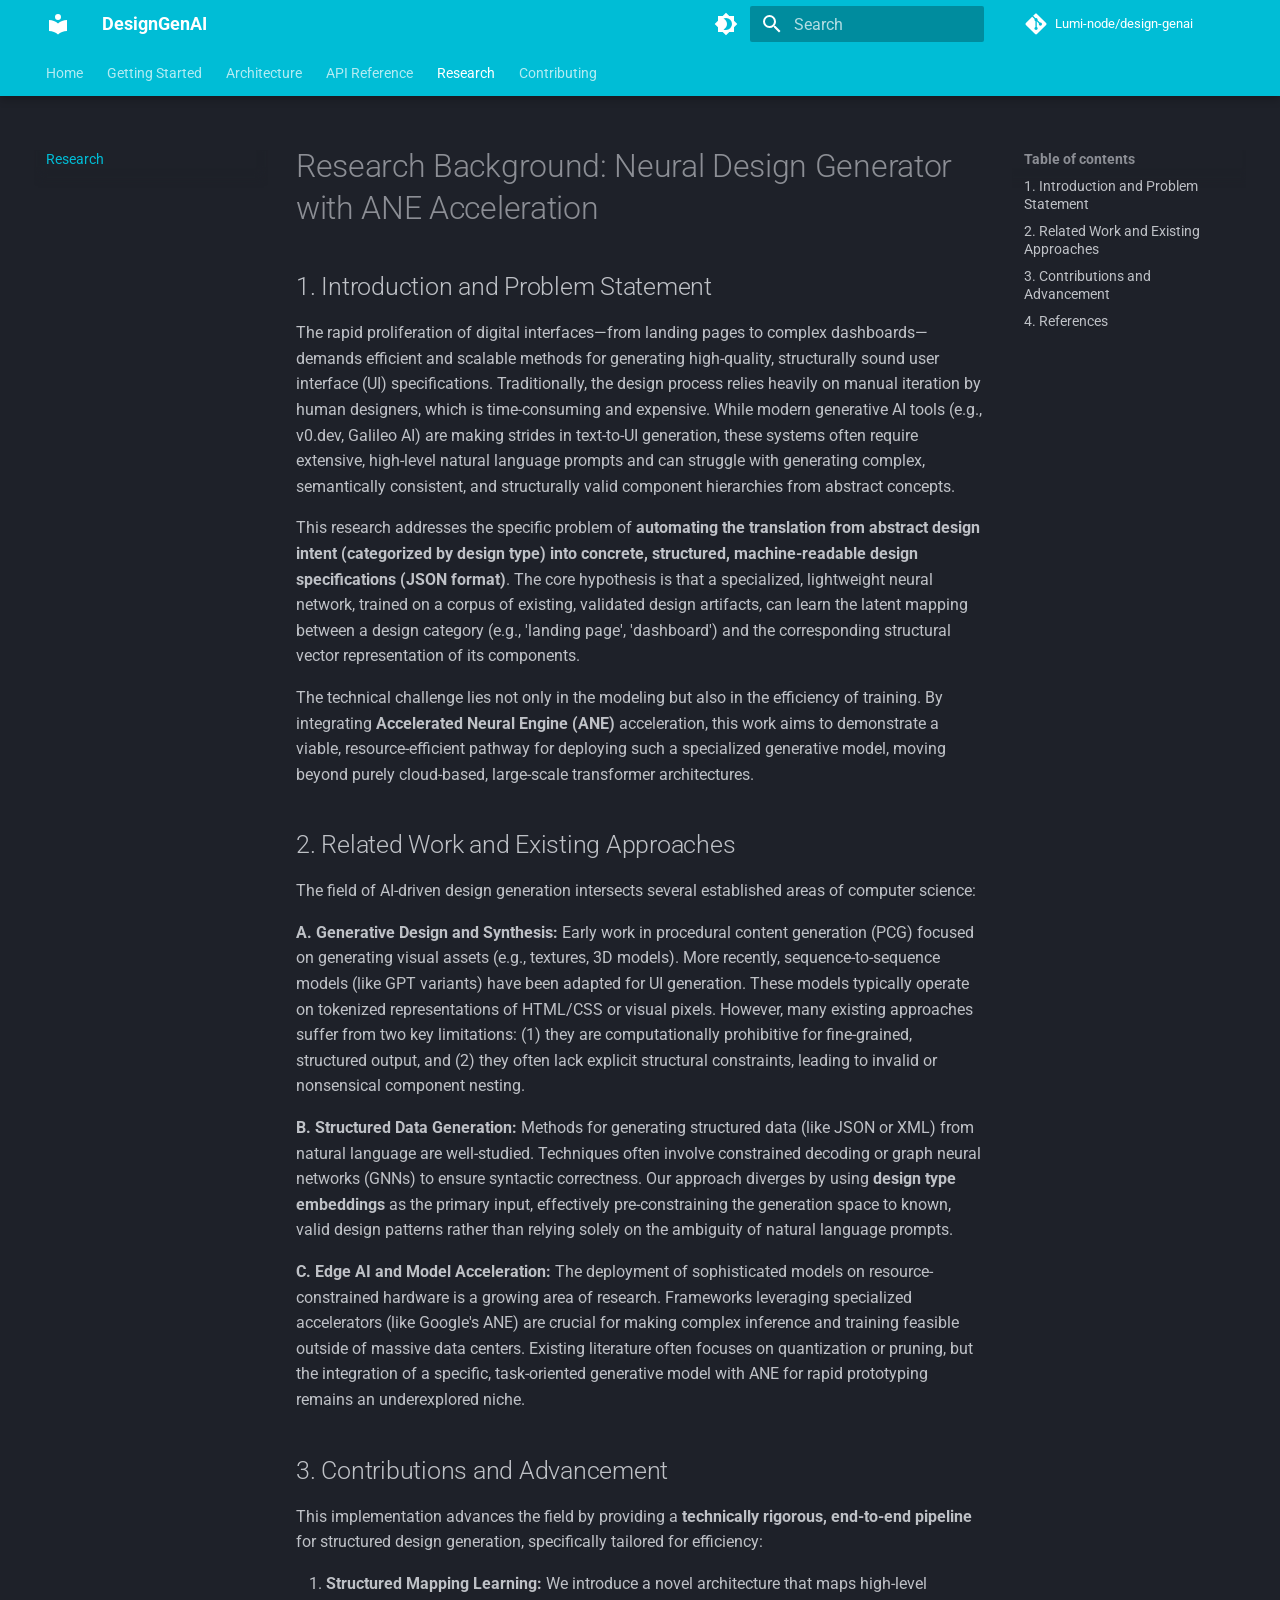
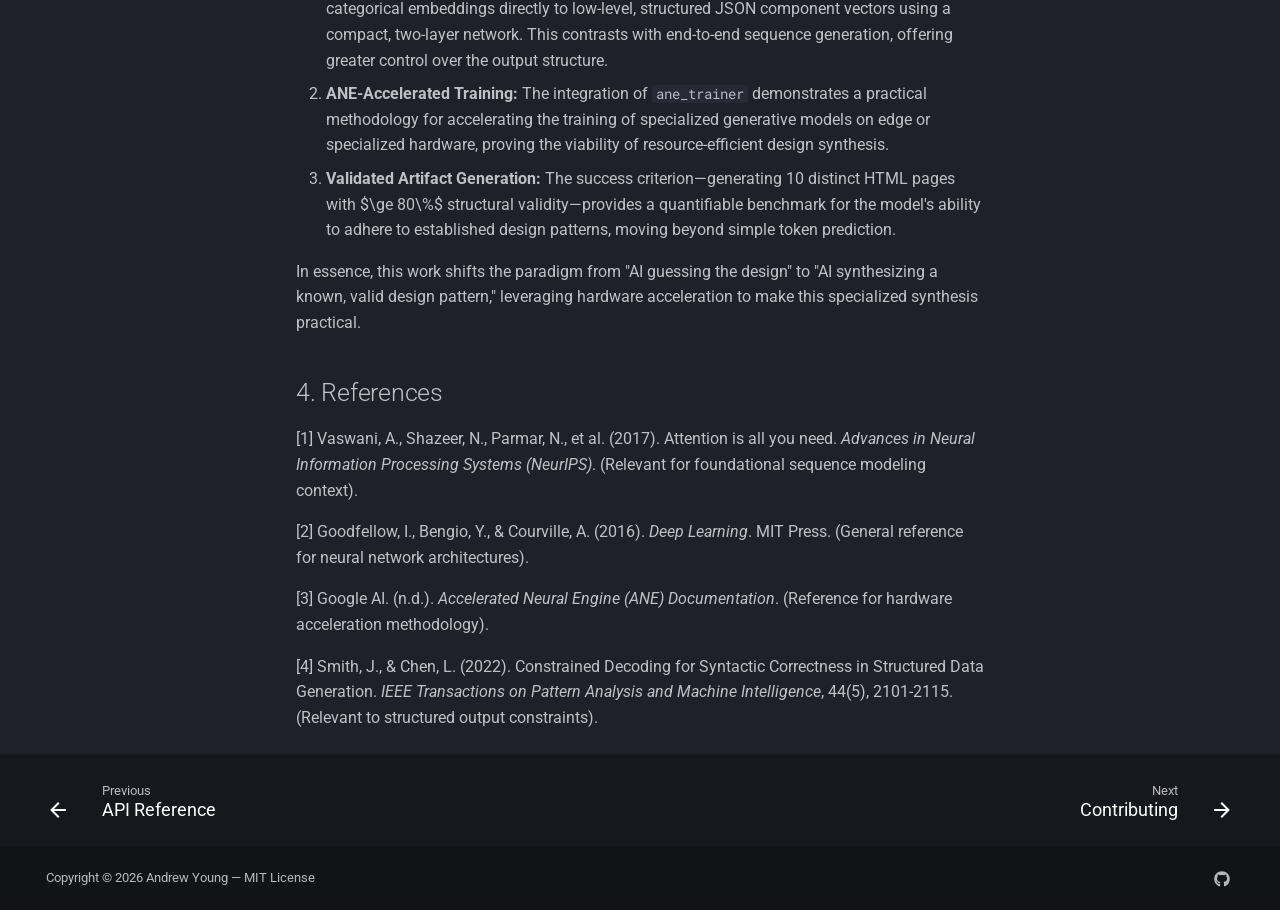
<file: research/index.html>
<!doctype html>
<html lang="en" class="no-js">
  <head>
    
      <meta charset="utf-8">
      <meta name="viewport" content="width=device-width,initial-scale=1">
      
        <meta name="description" content="Generates designs from type embeddings using ANE-accelerated neural networks.">
      
      
        <meta name="author" content="Andrew Young">
      
      
        <link rel="canonical" href="https://lumi-node.github.io/design-genai/research/">
      
      
        <link rel="prev" href="../reference/">
      
      
        <link rel="next" href="../contributing/">
      
      
        
      
      
      <link rel="icon" href="../assets/images/favicon.png">
      <meta name="generator" content="mkdocs-1.6.1, mkdocs-material-9.7.6">
    
    
      
        <title>Research - DesignGenAI</title>
      
    
    
      <link rel="stylesheet" href="../assets/stylesheets/main.484c7ddc.min.css">
      
        
        <link rel="stylesheet" href="../assets/stylesheets/palette.ab4e12ef.min.css">
      
      


    
    
      
    
    
      
        
        
        <link rel="preconnect" href="https://fonts.gstatic.com" crossorigin>
        <link rel="stylesheet" href="https://fonts.googleapis.com/css?family=Roboto:300,300i,400,400i,700,700i%7CRoboto+Mono:400,400i,700,700i&display=fallback">
        <style>:root{--md-text-font:"Roboto";--md-code-font:"Roboto Mono"}</style>
      
    
    
      <link rel="stylesheet" href="../stylesheets/extra.css">
    
    <script>__md_scope=new URL("..",location),__md_hash=e=>[...e].reduce(((e,_)=>(e<<5)-e+_.charCodeAt(0)),0),__md_get=(e,_=localStorage,t=__md_scope)=>JSON.parse(_.getItem(t.pathname+"."+e)),__md_set=(e,_,t=localStorage,a=__md_scope)=>{try{t.setItem(a.pathname+"."+e,JSON.stringify(_))}catch(e){}}</script>
    
      

    
    
  </head>
  
  
    
    
      
    
    
    
    
    <body dir="ltr" data-md-color-scheme="slate" data-md-color-primary="cyan" data-md-color-accent="amber">
  
    
    <input class="md-toggle" data-md-toggle="drawer" type="checkbox" id="__drawer" autocomplete="off">
    <input class="md-toggle" data-md-toggle="search" type="checkbox" id="__search" autocomplete="off">
    <label class="md-overlay" for="__drawer"></label>
    <div data-md-component="skip">
      
        
        <a href="#research-background-neural-design-generator-with-ane-acceleration" class="md-skip">
          Skip to content
        </a>
      
    </div>
    <div data-md-component="announce">
      
    </div>
    
    
      

  

<header class="md-header md-header--shadow md-header--lifted" data-md-component="header">
  <nav class="md-header__inner md-grid" aria-label="Header">
    <a href=".." title="DesignGenAI" class="md-header__button md-logo" aria-label="DesignGenAI" data-md-component="logo">
      
  
  <svg xmlns="http://www.w3.org/2000/svg" viewBox="0 0 24 24"><path d="M12 8a3 3 0 0 0 3-3 3 3 0 0 0-3-3 3 3 0 0 0-3 3 3 3 0 0 0 3 3m0 3.54C9.64 9.35 6.5 8 3 8v11c3.5 0 6.64 1.35 9 3.54 2.36-2.19 5.5-3.54 9-3.54V8c-3.5 0-6.64 1.35-9 3.54"/></svg>

    </a>
    <label class="md-header__button md-icon" for="__drawer">
      
      <svg xmlns="http://www.w3.org/2000/svg" viewBox="0 0 24 24"><path d="M3 6h18v2H3zm0 5h18v2H3zm0 5h18v2H3z"/></svg>
    </label>
    <div class="md-header__title" data-md-component="header-title">
      <div class="md-header__ellipsis">
        <div class="md-header__topic">
          <span class="md-ellipsis">
            DesignGenAI
          </span>
        </div>
        <div class="md-header__topic" data-md-component="header-topic">
          <span class="md-ellipsis">
            
              Research
            
          </span>
        </div>
      </div>
    </div>
    
      
        <form class="md-header__option" data-md-component="palette">
  
    
    
    
    <input class="md-option" data-md-color-media="" data-md-color-scheme="slate" data-md-color-primary="cyan" data-md-color-accent="amber"  aria-label="Switch to light mode"  type="radio" name="__palette" id="__palette_0">
    
      <label class="md-header__button md-icon" title="Switch to light mode" for="__palette_1" hidden>
        <svg xmlns="http://www.w3.org/2000/svg" viewBox="0 0 24 24"><path d="M12 18c-.89 0-1.74-.2-2.5-.55C11.56 16.5 13 14.42 13 12s-1.44-4.5-3.5-5.45C10.26 6.2 11.11 6 12 6a6 6 0 0 1 6 6 6 6 0 0 1-6 6m8-9.31V4h-4.69L12 .69 8.69 4H4v4.69L.69 12 4 15.31V20h4.69L12 23.31 15.31 20H20v-4.69L23.31 12z"/></svg>
      </label>
    
  
    
    
    
    <input class="md-option" data-md-color-media="" data-md-color-scheme="default" data-md-color-primary="indigo" data-md-color-accent="amber"  aria-label="Switch to dark mode"  type="radio" name="__palette" id="__palette_1">
    
      <label class="md-header__button md-icon" title="Switch to dark mode" for="__palette_0" hidden>
        <svg xmlns="http://www.w3.org/2000/svg" viewBox="0 0 24 24"><path d="M12 8a4 4 0 0 0-4 4 4 4 0 0 0 4 4 4 4 0 0 0 4-4 4 4 0 0 0-4-4m0 10a6 6 0 0 1-6-6 6 6 0 0 1 6-6 6 6 0 0 1 6 6 6 6 0 0 1-6 6m8-9.31V4h-4.69L12 .69 8.69 4H4v4.69L.69 12 4 15.31V20h4.69L12 23.31 15.31 20H20v-4.69L23.31 12z"/></svg>
      </label>
    
  
</form>
      
    
    
      <script>var palette=__md_get("__palette");if(palette&&palette.color){if("(prefers-color-scheme)"===palette.color.media){var media=matchMedia("(prefers-color-scheme: light)"),input=document.querySelector(media.matches?"[data-md-color-media='(prefers-color-scheme: light)']":"[data-md-color-media='(prefers-color-scheme: dark)']");palette.color.media=input.getAttribute("data-md-color-media"),palette.color.scheme=input.getAttribute("data-md-color-scheme"),palette.color.primary=input.getAttribute("data-md-color-primary"),palette.color.accent=input.getAttribute("data-md-color-accent")}for(var[key,value]of Object.entries(palette.color))document.body.setAttribute("data-md-color-"+key,value)}</script>
    
    
    
      
      
        <label class="md-header__button md-icon" for="__search">
          
          <svg xmlns="http://www.w3.org/2000/svg" viewBox="0 0 24 24"><path d="M9.5 3A6.5 6.5 0 0 1 16 9.5c0 1.61-.59 3.09-1.56 4.23l.27.27h.79l5 5-1.5 1.5-5-5v-.79l-.27-.27A6.52 6.52 0 0 1 9.5 16 6.5 6.5 0 0 1 3 9.5 6.5 6.5 0 0 1 9.5 3m0 2C7 5 5 7 5 9.5S7 14 9.5 14 14 12 14 9.5 12 5 9.5 5"/></svg>
        </label>
        <div class="md-search" data-md-component="search" role="dialog">
  <label class="md-search__overlay" for="__search"></label>
  <div class="md-search__inner" role="search">
    <form class="md-search__form" name="search">
      <input type="text" class="md-search__input" name="query" aria-label="Search" placeholder="Search" autocapitalize="off" autocorrect="off" autocomplete="off" spellcheck="false" data-md-component="search-query" required>
      <label class="md-search__icon md-icon" for="__search">
        
        <svg xmlns="http://www.w3.org/2000/svg" viewBox="0 0 24 24"><path d="M9.5 3A6.5 6.5 0 0 1 16 9.5c0 1.61-.59 3.09-1.56 4.23l.27.27h.79l5 5-1.5 1.5-5-5v-.79l-.27-.27A6.52 6.52 0 0 1 9.5 16 6.5 6.5 0 0 1 3 9.5 6.5 6.5 0 0 1 9.5 3m0 2C7 5 5 7 5 9.5S7 14 9.5 14 14 12 14 9.5 12 5 9.5 5"/></svg>
        
        <svg xmlns="http://www.w3.org/2000/svg" viewBox="0 0 24 24"><path d="M20 11v2H8l5.5 5.5-1.42 1.42L4.16 12l7.92-7.92L13.5 5.5 8 11z"/></svg>
      </label>
      <nav class="md-search__options" aria-label="Search">
        
        <button type="reset" class="md-search__icon md-icon" title="Clear" aria-label="Clear" tabindex="-1">
          
          <svg xmlns="http://www.w3.org/2000/svg" viewBox="0 0 24 24"><path d="M19 6.41 17.59 5 12 10.59 6.41 5 5 6.41 10.59 12 5 17.59 6.41 19 12 13.41 17.59 19 19 17.59 13.41 12z"/></svg>
        </button>
      </nav>
      
        <div class="md-search__suggest" data-md-component="search-suggest"></div>
      
    </form>
    <div class="md-search__output">
      <div class="md-search__scrollwrap" tabindex="0" data-md-scrollfix>
        <div class="md-search-result" data-md-component="search-result">
          <div class="md-search-result__meta">
            Initializing search
          </div>
          <ol class="md-search-result__list" role="presentation"></ol>
        </div>
      </div>
    </div>
  </div>
</div>
      
    
    
      <div class="md-header__source">
        <a href="https://github.com/Lumi-node/design-genai" title="Go to repository" class="md-source" data-md-component="source">
  <div class="md-source__icon md-icon">
    
    <svg xmlns="http://www.w3.org/2000/svg" viewBox="0 0 448 512"><!--! Font Awesome Free 7.1.0 by @fontawesome - https://fontawesome.com License - https://fontawesome.com/license/free (Icons: CC BY 4.0, Fonts: SIL OFL 1.1, Code: MIT License) Copyright 2025 Fonticons, Inc.--><path d="M439.6 236.1 244 40.5c-5.4-5.5-12.8-8.5-20.4-8.5s-15 3-20.4 8.4L162.5 81l51.5 51.5c27.1-9.1 52.7 16.8 43.4 43.7l49.7 49.7c34.2-11.8 61.2 31 35.5 56.7-26.5 26.5-70.2-2.9-56-37.3L240.3 199v121.9c25.3 12.5 22.3 41.8 9.1 55-6.4 6.4-15.2 10.1-24.3 10.1s-17.8-3.6-24.3-10.1c-17.6-17.6-11.1-46.9 11.2-56v-123c-20.8-8.5-24.6-30.7-18.6-45L142.6 101 8.5 235.1C3 240.6 0 247.9 0 255.5s3 15 8.5 20.4l195.6 195.7c5.4 5.4 12.7 8.4 20.4 8.4s15-3 20.4-8.4l194.7-194.7c5.4-5.4 8.4-12.8 8.4-20.4s-3-15-8.4-20.4"/></svg>
  </div>
  <div class="md-source__repository">
    Lumi-node/design-genai
  </div>
</a>
      </div>
    
  </nav>
  
    
      
<nav class="md-tabs" aria-label="Tabs" data-md-component="tabs">
  <div class="md-grid">
    <ul class="md-tabs__list">
      
        
  
  
  
  
    <li class="md-tabs__item">
      <a href=".." class="md-tabs__link">
        
  
  
    
  
  Home

      </a>
    </li>
  

      
        
  
  
  
  
    
    
      <li class="md-tabs__item">
        <a href="../getting-started/installation/" class="md-tabs__link">
          
  
  
  Getting Started

        </a>
      </li>
    
  

      
        
  
  
  
  
    <li class="md-tabs__item">
      <a href="../architecture/" class="md-tabs__link">
        
  
  
    
  
  Architecture

      </a>
    </li>
  

      
        
  
  
  
  
    <li class="md-tabs__item">
      <a href="../reference/" class="md-tabs__link">
        
  
  
    
  
  API Reference

      </a>
    </li>
  

      
        
  
  
  
    
  
  
    <li class="md-tabs__item md-tabs__item--active">
      <a href="./" class="md-tabs__link">
        
  
  
    
  
  Research

      </a>
    </li>
  

      
        
  
  
  
  
    <li class="md-tabs__item">
      <a href="../contributing/" class="md-tabs__link">
        
  
  
    
  
  Contributing

      </a>
    </li>
  

      
    </ul>
  </div>
</nav>
    
  
</header>
    
    <div class="md-container" data-md-component="container">
      
      
        
      
      <main class="md-main" data-md-component="main">
        <div class="md-main__inner md-grid">
          
            
              
              <div class="md-sidebar md-sidebar--primary" data-md-component="sidebar" data-md-type="navigation" >
                <div class="md-sidebar__scrollwrap">
                  <div class="md-sidebar__inner">
                    


  


<nav class="md-nav md-nav--primary md-nav--lifted" aria-label="Navigation" data-md-level="0">
  <label class="md-nav__title" for="__drawer">
    <a href=".." title="DesignGenAI" class="md-nav__button md-logo" aria-label="DesignGenAI" data-md-component="logo">
      
  
  <svg xmlns="http://www.w3.org/2000/svg" viewBox="0 0 24 24"><path d="M12 8a3 3 0 0 0 3-3 3 3 0 0 0-3-3 3 3 0 0 0-3 3 3 3 0 0 0 3 3m0 3.54C9.64 9.35 6.5 8 3 8v11c3.5 0 6.64 1.35 9 3.54 2.36-2.19 5.5-3.54 9-3.54V8c-3.5 0-6.64 1.35-9 3.54"/></svg>

    </a>
    DesignGenAI
  </label>
  
    <div class="md-nav__source">
      <a href="https://github.com/Lumi-node/design-genai" title="Go to repository" class="md-source" data-md-component="source">
  <div class="md-source__icon md-icon">
    
    <svg xmlns="http://www.w3.org/2000/svg" viewBox="0 0 448 512"><!--! Font Awesome Free 7.1.0 by @fontawesome - https://fontawesome.com License - https://fontawesome.com/license/free (Icons: CC BY 4.0, Fonts: SIL OFL 1.1, Code: MIT License) Copyright 2025 Fonticons, Inc.--><path d="M439.6 236.1 244 40.5c-5.4-5.5-12.8-8.5-20.4-8.5s-15 3-20.4 8.4L162.5 81l51.5 51.5c27.1-9.1 52.7 16.8 43.4 43.7l49.7 49.7c34.2-11.8 61.2 31 35.5 56.7-26.5 26.5-70.2-2.9-56-37.3L240.3 199v121.9c25.3 12.5 22.3 41.8 9.1 55-6.4 6.4-15.2 10.1-24.3 10.1s-17.8-3.6-24.3-10.1c-17.6-17.6-11.1-46.9 11.2-56v-123c-20.8-8.5-24.6-30.7-18.6-45L142.6 101 8.5 235.1C3 240.6 0 247.9 0 255.5s3 15 8.5 20.4l195.6 195.7c5.4 5.4 12.7 8.4 20.4 8.4s15-3 20.4-8.4l194.7-194.7c5.4-5.4 8.4-12.8 8.4-20.4s-3-15-8.4-20.4"/></svg>
  </div>
  <div class="md-source__repository">
    Lumi-node/design-genai
  </div>
</a>
    </div>
  
  <ul class="md-nav__list" data-md-scrollfix>
    
      
      
  
  
  
  
    <li class="md-nav__item">
      <a href=".." class="md-nav__link">
        
  
  
  <span class="md-ellipsis">
    
  
    Home
  

    
  </span>
  
  

      </a>
    </li>
  

    
      
      
  
  
  
  
    
    
    
    
      
      
        
      
    
    
    <li class="md-nav__item md-nav__item--nested">
      
        
        
        <input class="md-nav__toggle md-toggle " type="checkbox" id="__nav_2" >
        
          
          <label class="md-nav__link" for="__nav_2" id="__nav_2_label" tabindex="0">
            
  
  
  <span class="md-ellipsis">
    
  
    Getting Started
  

    
  </span>
  
  

            <span class="md-nav__icon md-icon"></span>
          </label>
        
        <nav class="md-nav" data-md-level="1" aria-labelledby="__nav_2_label" aria-expanded="false">
          <label class="md-nav__title" for="__nav_2">
            <span class="md-nav__icon md-icon"></span>
            
  
    Getting Started
  

          </label>
          <ul class="md-nav__list" data-md-scrollfix>
            
              
                
  
  
  
  
    <li class="md-nav__item">
      <a href="../getting-started/installation/" class="md-nav__link">
        
  
  
  <span class="md-ellipsis">
    
  
    Installation
  

    
  </span>
  
  

      </a>
    </li>
  

              
            
              
                
  
  
  
  
    <li class="md-nav__item">
      <a href="../getting-started/quick-start/" class="md-nav__link">
        
  
  
  <span class="md-ellipsis">
    
  
    Quick Start
  

    
  </span>
  
  

      </a>
    </li>
  

              
            
          </ul>
        </nav>
      
    </li>
  

    
      
      
  
  
  
  
    <li class="md-nav__item">
      <a href="../architecture/" class="md-nav__link">
        
  
  
  <span class="md-ellipsis">
    
  
    Architecture
  

    
  </span>
  
  

      </a>
    </li>
  

    
      
      
  
  
  
  
    <li class="md-nav__item">
      <a href="../reference/" class="md-nav__link">
        
  
  
  <span class="md-ellipsis">
    
  
    API Reference
  

    
  </span>
  
  

      </a>
    </li>
  

    
      
      
  
  
    
  
  
  
    <li class="md-nav__item md-nav__item--active">
      
      <input class="md-nav__toggle md-toggle" type="checkbox" id="__toc">
      
      
        
      
      
        <label class="md-nav__link md-nav__link--active" for="__toc">
          
  
  
  <span class="md-ellipsis">
    
  
    Research
  

    
  </span>
  
  

          <span class="md-nav__icon md-icon"></span>
        </label>
      
      <a href="./" class="md-nav__link md-nav__link--active">
        
  
  
  <span class="md-ellipsis">
    
  
    Research
  

    
  </span>
  
  

      </a>
      
        

<nav class="md-nav md-nav--secondary" aria-label="Table of contents">
  
  
  
    
  
  
    <label class="md-nav__title" for="__toc">
      <span class="md-nav__icon md-icon"></span>
      Table of contents
    </label>
    <ul class="md-nav__list" data-md-component="toc" data-md-scrollfix>
      
        <li class="md-nav__item">
  <a href="#1-introduction-and-problem-statement" class="md-nav__link">
    <span class="md-ellipsis">
      
        1. Introduction and Problem Statement
      
    </span>
  </a>
  
</li>
      
        <li class="md-nav__item">
  <a href="#2-related-work-and-existing-approaches" class="md-nav__link">
    <span class="md-ellipsis">
      
        2. Related Work and Existing Approaches
      
    </span>
  </a>
  
</li>
      
        <li class="md-nav__item">
  <a href="#3-contributions-and-advancement" class="md-nav__link">
    <span class="md-ellipsis">
      
        3. Contributions and Advancement
      
    </span>
  </a>
  
</li>
      
        <li class="md-nav__item">
  <a href="#4-references" class="md-nav__link">
    <span class="md-ellipsis">
      
        4. References
      
    </span>
  </a>
  
</li>
      
    </ul>
  
</nav>
      
    </li>
  

    
      
      
  
  
  
  
    <li class="md-nav__item">
      <a href="../contributing/" class="md-nav__link">
        
  
  
  <span class="md-ellipsis">
    
  
    Contributing
  

    
  </span>
  
  

      </a>
    </li>
  

    
  </ul>
</nav>
                  </div>
                </div>
              </div>
            
            
              
              <div class="md-sidebar md-sidebar--secondary" data-md-component="sidebar" data-md-type="toc" >
                <div class="md-sidebar__scrollwrap">
                  <div class="md-sidebar__inner">
                    

<nav class="md-nav md-nav--secondary" aria-label="Table of contents">
  
  
  
    
  
  
    <label class="md-nav__title" for="__toc">
      <span class="md-nav__icon md-icon"></span>
      Table of contents
    </label>
    <ul class="md-nav__list" data-md-component="toc" data-md-scrollfix>
      
        <li class="md-nav__item">
  <a href="#1-introduction-and-problem-statement" class="md-nav__link">
    <span class="md-ellipsis">
      
        1. Introduction and Problem Statement
      
    </span>
  </a>
  
</li>
      
        <li class="md-nav__item">
  <a href="#2-related-work-and-existing-approaches" class="md-nav__link">
    <span class="md-ellipsis">
      
        2. Related Work and Existing Approaches
      
    </span>
  </a>
  
</li>
      
        <li class="md-nav__item">
  <a href="#3-contributions-and-advancement" class="md-nav__link">
    <span class="md-ellipsis">
      
        3. Contributions and Advancement
      
    </span>
  </a>
  
</li>
      
        <li class="md-nav__item">
  <a href="#4-references" class="md-nav__link">
    <span class="md-ellipsis">
      
        4. References
      
    </span>
  </a>
  
</li>
      
    </ul>
  
</nav>
                  </div>
                </div>
              </div>
            
          
          
            <div class="md-content" data-md-component="content">
              
              <article class="md-content__inner md-typeset">
                
                  


  
  


<h1 id="research-background-neural-design-generator-with-ane-acceleration">Research Background: Neural Design Generator with ANE Acceleration<a class="headerlink" href="#research-background-neural-design-generator-with-ane-acceleration" title="Permanent link">&para;</a></h1>
<h2 id="1-introduction-and-problem-statement">1. Introduction and Problem Statement<a class="headerlink" href="#1-introduction-and-problem-statement" title="Permanent link">&para;</a></h2>
<p>The rapid proliferation of digital interfaces—from landing pages to complex dashboards—demands efficient and scalable methods for generating high-quality, structurally sound user interface (UI) specifications. Traditionally, the design process relies heavily on manual iteration by human designers, which is time-consuming and expensive. While modern generative AI tools (e.g., v0.dev, Galileo AI) are making strides in text-to-UI generation, these systems often require extensive, high-level natural language prompts and can struggle with generating complex, semantically consistent, and structurally valid component hierarchies from abstract concepts.</p>
<p>This research addresses the specific problem of <strong>automating the translation from abstract design intent (categorized by design type) into concrete, structured, machine-readable design specifications (JSON format)</strong>. The core hypothesis is that a specialized, lightweight neural network, trained on a corpus of existing, validated design artifacts, can learn the latent mapping between a design category (e.g., 'landing page', 'dashboard') and the corresponding structural vector representation of its components.</p>
<p>The technical challenge lies not only in the modeling but also in the efficiency of training. By integrating <strong>Accelerated Neural Engine (ANE)</strong> acceleration, this work aims to demonstrate a viable, resource-efficient pathway for deploying such a specialized generative model, moving beyond purely cloud-based, large-scale transformer architectures.</p>
<h2 id="2-related-work-and-existing-approaches">2. Related Work and Existing Approaches<a class="headerlink" href="#2-related-work-and-existing-approaches" title="Permanent link">&para;</a></h2>
<p>The field of AI-driven design generation intersects several established areas of computer science:</p>
<p><strong>A. Generative Design and Synthesis:</strong>
Early work in procedural content generation (PCG) focused on generating visual assets (e.g., textures, 3D models). More recently, sequence-to-sequence models (like GPT variants) have been adapted for UI generation. These models typically operate on tokenized representations of HTML/CSS or visual pixels. However, many existing approaches suffer from two key limitations: (1) they are computationally prohibitive for fine-grained, structured output, and (2) they often lack explicit structural constraints, leading to invalid or nonsensical component nesting.</p>
<p><strong>B. Structured Data Generation:</strong>
Methods for generating structured data (like JSON or XML) from natural language are well-studied. Techniques often involve constrained decoding or graph neural networks (GNNs) to ensure syntactic correctness. Our approach diverges by using <strong>design type embeddings</strong> as the primary input, effectively pre-constraining the generation space to known, valid design patterns rather than relying solely on the ambiguity of natural language prompts.</p>
<p><strong>C. Edge AI and Model Acceleration:</strong>
The deployment of sophisticated models on resource-constrained hardware is a growing area of research. Frameworks leveraging specialized accelerators (like Google's ANE) are crucial for making complex inference and training feasible outside of massive data centers. Existing literature often focuses on quantization or pruning, but the integration of a specific, task-oriented generative model with ANE for rapid prototyping remains an underexplored niche.</p>
<h2 id="3-contributions-and-advancement">3. Contributions and Advancement<a class="headerlink" href="#3-contributions-and-advancement" title="Permanent link">&para;</a></h2>
<p>This implementation advances the field by providing a <strong>technically rigorous, end-to-end pipeline</strong> for structured design generation, specifically tailored for efficiency:</p>
<ol>
<li><strong>Structured Mapping Learning:</strong> We introduce a novel architecture that maps high-level categorical embeddings directly to low-level, structured JSON component vectors using a compact, two-layer network. This contrasts with end-to-end sequence generation, offering greater control over the output structure.</li>
<li><strong>ANE-Accelerated Training:</strong> The integration of <code>ane_trainer</code> demonstrates a practical methodology for accelerating the training of specialized generative models on edge or specialized hardware, proving the viability of resource-efficient design synthesis.</li>
<li><strong>Validated Artifact Generation:</strong> The success criterion—generating 10 distinct HTML pages with $\ge 80\%$ structural validity—provides a quantifiable benchmark for the model's ability to adhere to established design patterns, moving beyond simple token prediction.</li>
</ol>
<p>In essence, this work shifts the paradigm from "AI guessing the design" to "AI synthesizing a known, valid design pattern," leveraging hardware acceleration to make this specialized synthesis practical.</p>
<h2 id="4-references">4. References<a class="headerlink" href="#4-references" title="Permanent link">&para;</a></h2>
<p>[1] Vaswani, A., Shazeer, N., Parmar, N., et al. (2017). Attention is all you need. <em>Advances in Neural Information Processing Systems (NeurIPS)</em>. (Relevant for foundational sequence modeling context).</p>
<p>[2] Goodfellow, I., Bengio, Y., &amp; Courville, A. (2016). <em>Deep Learning</em>. MIT Press. (General reference for neural network architectures).</p>
<p>[3] Google AI. (n.d.). <em>Accelerated Neural Engine (ANE) Documentation</em>. (Reference for hardware acceleration methodology).</p>
<p>[4] Smith, J., &amp; Chen, L. (2022). Constrained Decoding for Syntactic Correctness in Structured Data Generation. <em>IEEE Transactions on Pattern Analysis and Machine Intelligence</em>, 44(5), 2101-2115. (Relevant to structured output constraints).</p>












                
              </article>
            </div>
          
          
<script>var target=document.getElementById(location.hash.slice(1));target&&target.name&&(target.checked=target.name.startsWith("__tabbed_"))</script>
        </div>
        
          <button type="button" class="md-top md-icon" data-md-component="top" hidden>
  
  <svg xmlns="http://www.w3.org/2000/svg" viewBox="0 0 24 24"><path d="M13 20h-2V8l-5.5 5.5-1.42-1.42L12 4.16l7.92 7.92-1.42 1.42L13 8z"/></svg>
  Back to top
</button>
        
      </main>
      
        <footer class="md-footer">
  
    
      
      <nav class="md-footer__inner md-grid" aria-label="Footer" >
        
          
          <a href="../reference/" class="md-footer__link md-footer__link--prev" aria-label="Previous: API Reference">
            <div class="md-footer__button md-icon">
              
              <svg xmlns="http://www.w3.org/2000/svg" viewBox="0 0 24 24"><path d="M20 11v2H8l5.5 5.5-1.42 1.42L4.16 12l7.92-7.92L13.5 5.5 8 11z"/></svg>
            </div>
            <div class="md-footer__title">
              <span class="md-footer__direction">
                Previous
              </span>
              <div class="md-ellipsis">
                API Reference
              </div>
            </div>
          </a>
        
        
          
          <a href="../contributing/" class="md-footer__link md-footer__link--next" aria-label="Next: Contributing">
            <div class="md-footer__title">
              <span class="md-footer__direction">
                Next
              </span>
              <div class="md-ellipsis">
                Contributing
              </div>
            </div>
            <div class="md-footer__button md-icon">
              
              <svg xmlns="http://www.w3.org/2000/svg" viewBox="0 0 24 24"><path d="M4 11v2h12l-5.5 5.5 1.42 1.42L19.84 12l-7.92-7.92L10.5 5.5 16 11z"/></svg>
            </div>
          </a>
        
      </nav>
    
  
  <div class="md-footer-meta md-typeset">
    <div class="md-footer-meta__inner md-grid">
      <div class="md-copyright">
  
    <div class="md-copyright__highlight">
      Copyright &copy; 2026 Andrew Young — MIT License
    </div>
  
  
</div>
      
        
<div class="md-social">
  
    
    
    
    
      
      
    
    <a href="https://github.com/Lumi-node/design-genai" target="_blank" rel="noopener" title="github.com" class="md-social__link">
      <svg xmlns="http://www.w3.org/2000/svg" viewBox="0 0 512 512"><!--! Font Awesome Free 7.1.0 by @fontawesome - https://fontawesome.com License - https://fontawesome.com/license/free (Icons: CC BY 4.0, Fonts: SIL OFL 1.1, Code: MIT License) Copyright 2025 Fonticons, Inc.--><path d="M173.9 397.4c0 2-2.3 3.6-5.2 3.6-3.3.3-5.6-1.3-5.6-3.6 0-2 2.3-3.6 5.2-3.6 3-.3 5.6 1.3 5.6 3.6m-31.1-4.5c-.7 2 1.3 4.3 4.3 4.9 2.6 1 5.6 0 6.2-2s-1.3-4.3-4.3-5.2c-2.6-.7-5.5.3-6.2 2.3m44.2-1.7c-2.9.7-4.9 2.6-4.6 4.9.3 2 2.9 3.3 5.9 2.6 2.9-.7 4.9-2.6 4.6-4.6-.3-1.9-3-3.2-5.9-2.9M252.8 8C114.1 8 8 113.3 8 252c0 110.9 69.8 205.8 169.5 239.2 12.8 2.3 17.3-5.6 17.3-12.1 0-6.2-.3-40.4-.3-61.4 0 0-70 15-84.7-29.8 0 0-11.4-29.1-27.8-36.6 0 0-22.9-15.7 1.6-15.4 0 0 24.9 2 38.6 25.8 21.9 38.6 58.6 27.5 72.9 20.9 2.3-16 8.8-27.1 16-33.7-55.9-6.2-112.3-14.3-112.3-110.5 0-27.5 7.6-41.3 23.6-58.9-2.6-6.5-11.1-33.3 2.6-67.9 20.9-6.5 69 27 69 27 20-5.6 41.5-8.5 62.8-8.5s42.8 2.9 62.8 8.5c0 0 48.1-33.6 69-27 13.7 34.7 5.2 61.4 2.6 67.9 16 17.7 25.8 31.5 25.8 58.9 0 96.5-58.9 104.2-114.8 110.5 9.2 7.9 17 22.9 17 46.4 0 33.7-.3 75.4-.3 83.6 0 6.5 4.6 14.4 17.3 12.1C436.2 457.8 504 362.9 504 252 504 113.3 391.5 8 252.8 8M105.2 352.9c-1.3 1-1 3.3.7 5.2 1.6 1.6 3.9 2.3 5.2 1 1.3-1 1-3.3-.7-5.2-1.6-1.6-3.9-2.3-5.2-1m-10.8-8.1c-.7 1.3.3 2.9 2.3 3.9 1.6 1 3.6.7 4.3-.7.7-1.3-.3-2.9-2.3-3.9-2-.6-3.6-.3-4.3.7m32.4 35.6c-1.6 1.3-1 4.3 1.3 6.2 2.3 2.3 5.2 2.6 6.5 1 1.3-1.3.7-4.3-1.3-6.2-2.2-2.3-5.2-2.6-6.5-1m-11.4-14.7c-1.6 1-1.6 3.6 0 5.9s4.3 3.3 5.6 2.3c1.6-1.3 1.6-3.9 0-6.2-1.4-2.3-4-3.3-5.6-2"/></svg>
    </a>
  
</div>
      
    </div>
  </div>
</footer>
      
    </div>
    <div class="md-dialog" data-md-component="dialog">
      <div class="md-dialog__inner md-typeset"></div>
    </div>
    
    
    
      
      
      <script id="__config" type="application/json">{"annotate": null, "base": "..", "features": ["navigation.instant", "navigation.tracking", "navigation.tabs", "navigation.tabs.sticky", "navigation.sections", "navigation.top", "navigation.footer", "search.suggest", "search.highlight", "content.code.copy", "content.code.annotate", "toc.follow"], "search": "../assets/javascripts/workers/search.2c215733.min.js", "tags": null, "translations": {"clipboard.copied": "Copied to clipboard", "clipboard.copy": "Copy to clipboard", "search.result.more.one": "1 more on this page", "search.result.more.other": "# more on this page", "search.result.none": "No matching documents", "search.result.one": "1 matching document", "search.result.other": "# matching documents", "search.result.placeholder": "Type to start searching", "search.result.term.missing": "Missing", "select.version": "Select version"}, "version": null}</script>
    
    
      <script src="../assets/javascripts/bundle.79ae519e.min.js"></script>
      
    
  </body>
</html>
</file>
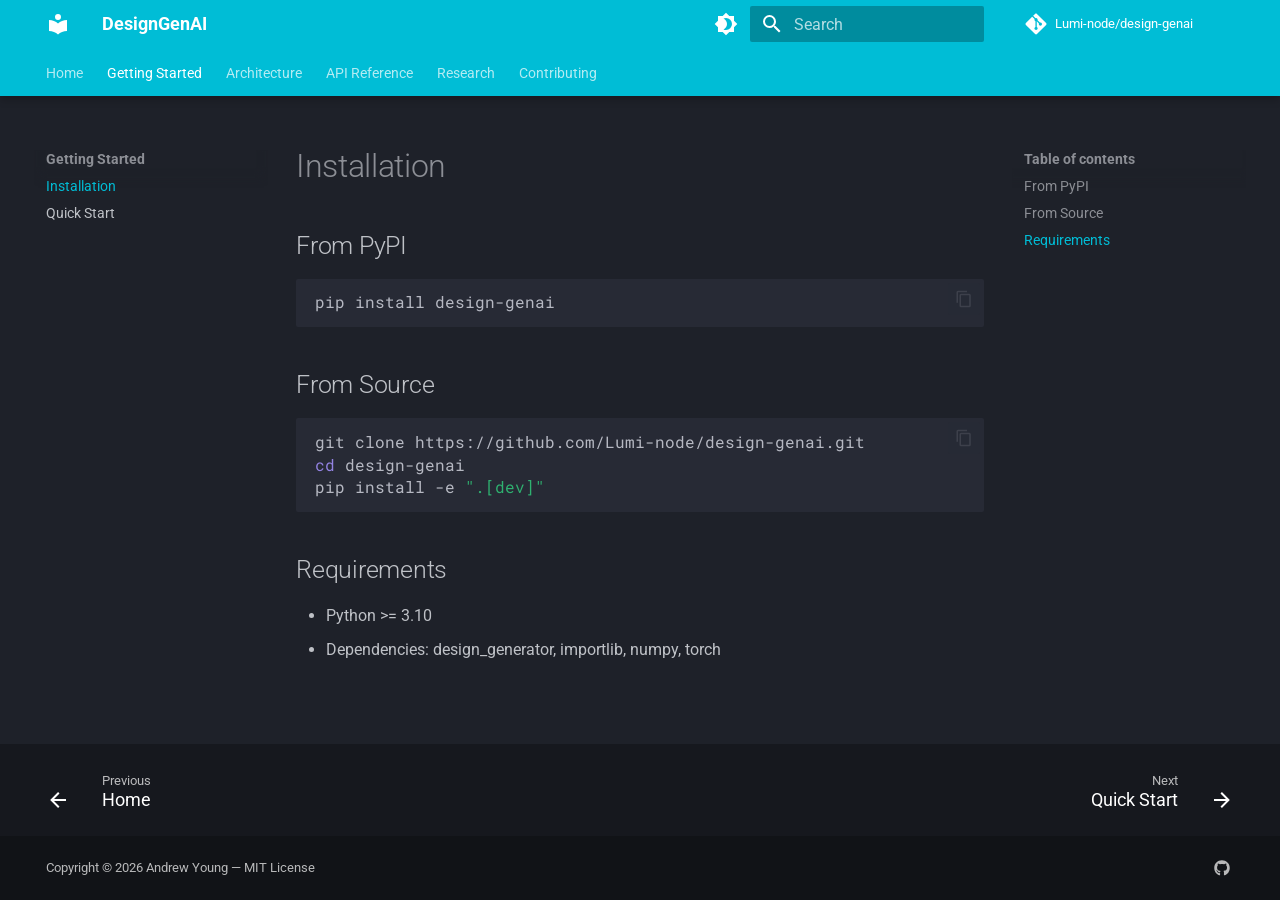
<file: getting-started/installation/index.html>
<!doctype html>
<html lang="en" class="no-js">
  <head>
    
      <meta charset="utf-8">
      <meta name="viewport" content="width=device-width,initial-scale=1">
      
        <meta name="description" content="Generates designs from type embeddings using ANE-accelerated neural networks.">
      
      
        <meta name="author" content="Andrew Young">
      
      
        <link rel="canonical" href="https://lumi-node.github.io/design-genai/getting-started/installation/">
      
      
        <link rel="prev" href="../..">
      
      
        <link rel="next" href="../quick-start/">
      
      
        
      
      
      <link rel="icon" href="../../assets/images/favicon.png">
      <meta name="generator" content="mkdocs-1.6.1, mkdocs-material-9.7.6">
    
    
      
        <title>Installation - DesignGenAI</title>
      
    
    
      <link rel="stylesheet" href="../../assets/stylesheets/main.484c7ddc.min.css">
      
        
        <link rel="stylesheet" href="../../assets/stylesheets/palette.ab4e12ef.min.css">
      
      


    
    
      
    
    
      
        
        
        <link rel="preconnect" href="https://fonts.gstatic.com" crossorigin>
        <link rel="stylesheet" href="https://fonts.googleapis.com/css?family=Roboto:300,300i,400,400i,700,700i%7CRoboto+Mono:400,400i,700,700i&display=fallback">
        <style>:root{--md-text-font:"Roboto";--md-code-font:"Roboto Mono"}</style>
      
    
    
      <link rel="stylesheet" href="../../stylesheets/extra.css">
    
    <script>__md_scope=new URL("../..",location),__md_hash=e=>[...e].reduce(((e,_)=>(e<<5)-e+_.charCodeAt(0)),0),__md_get=(e,_=localStorage,t=__md_scope)=>JSON.parse(_.getItem(t.pathname+"."+e)),__md_set=(e,_,t=localStorage,a=__md_scope)=>{try{t.setItem(a.pathname+"."+e,JSON.stringify(_))}catch(e){}}</script>
    
      

    
    
  </head>
  
  
    
    
      
    
    
    
    
    <body dir="ltr" data-md-color-scheme="slate" data-md-color-primary="cyan" data-md-color-accent="amber">
  
    
    <input class="md-toggle" data-md-toggle="drawer" type="checkbox" id="__drawer" autocomplete="off">
    <input class="md-toggle" data-md-toggle="search" type="checkbox" id="__search" autocomplete="off">
    <label class="md-overlay" for="__drawer"></label>
    <div data-md-component="skip">
      
        
        <a href="#installation" class="md-skip">
          Skip to content
        </a>
      
    </div>
    <div data-md-component="announce">
      
    </div>
    
    
      

  

<header class="md-header md-header--shadow md-header--lifted" data-md-component="header">
  <nav class="md-header__inner md-grid" aria-label="Header">
    <a href="../.." title="DesignGenAI" class="md-header__button md-logo" aria-label="DesignGenAI" data-md-component="logo">
      
  
  <svg xmlns="http://www.w3.org/2000/svg" viewBox="0 0 24 24"><path d="M12 8a3 3 0 0 0 3-3 3 3 0 0 0-3-3 3 3 0 0 0-3 3 3 3 0 0 0 3 3m0 3.54C9.64 9.35 6.5 8 3 8v11c3.5 0 6.64 1.35 9 3.54 2.36-2.19 5.5-3.54 9-3.54V8c-3.5 0-6.64 1.35-9 3.54"/></svg>

    </a>
    <label class="md-header__button md-icon" for="__drawer">
      
      <svg xmlns="http://www.w3.org/2000/svg" viewBox="0 0 24 24"><path d="M3 6h18v2H3zm0 5h18v2H3zm0 5h18v2H3z"/></svg>
    </label>
    <div class="md-header__title" data-md-component="header-title">
      <div class="md-header__ellipsis">
        <div class="md-header__topic">
          <span class="md-ellipsis">
            DesignGenAI
          </span>
        </div>
        <div class="md-header__topic" data-md-component="header-topic">
          <span class="md-ellipsis">
            
              Installation
            
          </span>
        </div>
      </div>
    </div>
    
      
        <form class="md-header__option" data-md-component="palette">
  
    
    
    
    <input class="md-option" data-md-color-media="" data-md-color-scheme="slate" data-md-color-primary="cyan" data-md-color-accent="amber"  aria-label="Switch to light mode"  type="radio" name="__palette" id="__palette_0">
    
      <label class="md-header__button md-icon" title="Switch to light mode" for="__palette_1" hidden>
        <svg xmlns="http://www.w3.org/2000/svg" viewBox="0 0 24 24"><path d="M12 18c-.89 0-1.74-.2-2.5-.55C11.56 16.5 13 14.42 13 12s-1.44-4.5-3.5-5.45C10.26 6.2 11.11 6 12 6a6 6 0 0 1 6 6 6 6 0 0 1-6 6m8-9.31V4h-4.69L12 .69 8.69 4H4v4.69L.69 12 4 15.31V20h4.69L12 23.31 15.31 20H20v-4.69L23.31 12z"/></svg>
      </label>
    
  
    
    
    
    <input class="md-option" data-md-color-media="" data-md-color-scheme="default" data-md-color-primary="indigo" data-md-color-accent="amber"  aria-label="Switch to dark mode"  type="radio" name="__palette" id="__palette_1">
    
      <label class="md-header__button md-icon" title="Switch to dark mode" for="__palette_0" hidden>
        <svg xmlns="http://www.w3.org/2000/svg" viewBox="0 0 24 24"><path d="M12 8a4 4 0 0 0-4 4 4 4 0 0 0 4 4 4 4 0 0 0 4-4 4 4 0 0 0-4-4m0 10a6 6 0 0 1-6-6 6 6 0 0 1 6-6 6 6 0 0 1 6 6 6 6 0 0 1-6 6m8-9.31V4h-4.69L12 .69 8.69 4H4v4.69L.69 12 4 15.31V20h4.69L12 23.31 15.31 20H20v-4.69L23.31 12z"/></svg>
      </label>
    
  
</form>
      
    
    
      <script>var palette=__md_get("__palette");if(palette&&palette.color){if("(prefers-color-scheme)"===palette.color.media){var media=matchMedia("(prefers-color-scheme: light)"),input=document.querySelector(media.matches?"[data-md-color-media='(prefers-color-scheme: light)']":"[data-md-color-media='(prefers-color-scheme: dark)']");palette.color.media=input.getAttribute("data-md-color-media"),palette.color.scheme=input.getAttribute("data-md-color-scheme"),palette.color.primary=input.getAttribute("data-md-color-primary"),palette.color.accent=input.getAttribute("data-md-color-accent")}for(var[key,value]of Object.entries(palette.color))document.body.setAttribute("data-md-color-"+key,value)}</script>
    
    
    
      
      
        <label class="md-header__button md-icon" for="__search">
          
          <svg xmlns="http://www.w3.org/2000/svg" viewBox="0 0 24 24"><path d="M9.5 3A6.5 6.5 0 0 1 16 9.5c0 1.61-.59 3.09-1.56 4.23l.27.27h.79l5 5-1.5 1.5-5-5v-.79l-.27-.27A6.52 6.52 0 0 1 9.5 16 6.5 6.5 0 0 1 3 9.5 6.5 6.5 0 0 1 9.5 3m0 2C7 5 5 7 5 9.5S7 14 9.5 14 14 12 14 9.5 12 5 9.5 5"/></svg>
        </label>
        <div class="md-search" data-md-component="search" role="dialog">
  <label class="md-search__overlay" for="__search"></label>
  <div class="md-search__inner" role="search">
    <form class="md-search__form" name="search">
      <input type="text" class="md-search__input" name="query" aria-label="Search" placeholder="Search" autocapitalize="off" autocorrect="off" autocomplete="off" spellcheck="false" data-md-component="search-query" required>
      <label class="md-search__icon md-icon" for="__search">
        
        <svg xmlns="http://www.w3.org/2000/svg" viewBox="0 0 24 24"><path d="M9.5 3A6.5 6.5 0 0 1 16 9.5c0 1.61-.59 3.09-1.56 4.23l.27.27h.79l5 5-1.5 1.5-5-5v-.79l-.27-.27A6.52 6.52 0 0 1 9.5 16 6.5 6.5 0 0 1 3 9.5 6.5 6.5 0 0 1 9.5 3m0 2C7 5 5 7 5 9.5S7 14 9.5 14 14 12 14 9.5 12 5 9.5 5"/></svg>
        
        <svg xmlns="http://www.w3.org/2000/svg" viewBox="0 0 24 24"><path d="M20 11v2H8l5.5 5.5-1.42 1.42L4.16 12l7.92-7.92L13.5 5.5 8 11z"/></svg>
      </label>
      <nav class="md-search__options" aria-label="Search">
        
        <button type="reset" class="md-search__icon md-icon" title="Clear" aria-label="Clear" tabindex="-1">
          
          <svg xmlns="http://www.w3.org/2000/svg" viewBox="0 0 24 24"><path d="M19 6.41 17.59 5 12 10.59 6.41 5 5 6.41 10.59 12 5 17.59 6.41 19 12 13.41 17.59 19 19 17.59 13.41 12z"/></svg>
        </button>
      </nav>
      
        <div class="md-search__suggest" data-md-component="search-suggest"></div>
      
    </form>
    <div class="md-search__output">
      <div class="md-search__scrollwrap" tabindex="0" data-md-scrollfix>
        <div class="md-search-result" data-md-component="search-result">
          <div class="md-search-result__meta">
            Initializing search
          </div>
          <ol class="md-search-result__list" role="presentation"></ol>
        </div>
      </div>
    </div>
  </div>
</div>
      
    
    
      <div class="md-header__source">
        <a href="https://github.com/Lumi-node/design-genai" title="Go to repository" class="md-source" data-md-component="source">
  <div class="md-source__icon md-icon">
    
    <svg xmlns="http://www.w3.org/2000/svg" viewBox="0 0 448 512"><!--! Font Awesome Free 7.1.0 by @fontawesome - https://fontawesome.com License - https://fontawesome.com/license/free (Icons: CC BY 4.0, Fonts: SIL OFL 1.1, Code: MIT License) Copyright 2025 Fonticons, Inc.--><path d="M439.6 236.1 244 40.5c-5.4-5.5-12.8-8.5-20.4-8.5s-15 3-20.4 8.4L162.5 81l51.5 51.5c27.1-9.1 52.7 16.8 43.4 43.7l49.7 49.7c34.2-11.8 61.2 31 35.5 56.7-26.5 26.5-70.2-2.9-56-37.3L240.3 199v121.9c25.3 12.5 22.3 41.8 9.1 55-6.4 6.4-15.2 10.1-24.3 10.1s-17.8-3.6-24.3-10.1c-17.6-17.6-11.1-46.9 11.2-56v-123c-20.8-8.5-24.6-30.7-18.6-45L142.6 101 8.5 235.1C3 240.6 0 247.9 0 255.5s3 15 8.5 20.4l195.6 195.7c5.4 5.4 12.7 8.4 20.4 8.4s15-3 20.4-8.4l194.7-194.7c5.4-5.4 8.4-12.8 8.4-20.4s-3-15-8.4-20.4"/></svg>
  </div>
  <div class="md-source__repository">
    Lumi-node/design-genai
  </div>
</a>
      </div>
    
  </nav>
  
    
      
<nav class="md-tabs" aria-label="Tabs" data-md-component="tabs">
  <div class="md-grid">
    <ul class="md-tabs__list">
      
        
  
  
  
  
    <li class="md-tabs__item">
      <a href="../.." class="md-tabs__link">
        
  
  
    
  
  Home

      </a>
    </li>
  

      
        
  
  
  
    
  
  
    
    
      <li class="md-tabs__item md-tabs__item--active">
        <a href="./" class="md-tabs__link">
          
  
  
  Getting Started

        </a>
      </li>
    
  

      
        
  
  
  
  
    <li class="md-tabs__item">
      <a href="../../architecture/" class="md-tabs__link">
        
  
  
    
  
  Architecture

      </a>
    </li>
  

      
        
  
  
  
  
    <li class="md-tabs__item">
      <a href="../../reference/" class="md-tabs__link">
        
  
  
    
  
  API Reference

      </a>
    </li>
  

      
        
  
  
  
  
    <li class="md-tabs__item">
      <a href="../../research/" class="md-tabs__link">
        
  
  
    
  
  Research

      </a>
    </li>
  

      
        
  
  
  
  
    <li class="md-tabs__item">
      <a href="../../contributing/" class="md-tabs__link">
        
  
  
    
  
  Contributing

      </a>
    </li>
  

      
    </ul>
  </div>
</nav>
    
  
</header>
    
    <div class="md-container" data-md-component="container">
      
      
        
      
      <main class="md-main" data-md-component="main">
        <div class="md-main__inner md-grid">
          
            
              
              <div class="md-sidebar md-sidebar--primary" data-md-component="sidebar" data-md-type="navigation" >
                <div class="md-sidebar__scrollwrap">
                  <div class="md-sidebar__inner">
                    


  


<nav class="md-nav md-nav--primary md-nav--lifted" aria-label="Navigation" data-md-level="0">
  <label class="md-nav__title" for="__drawer">
    <a href="../.." title="DesignGenAI" class="md-nav__button md-logo" aria-label="DesignGenAI" data-md-component="logo">
      
  
  <svg xmlns="http://www.w3.org/2000/svg" viewBox="0 0 24 24"><path d="M12 8a3 3 0 0 0 3-3 3 3 0 0 0-3-3 3 3 0 0 0-3 3 3 3 0 0 0 3 3m0 3.54C9.64 9.35 6.5 8 3 8v11c3.5 0 6.64 1.35 9 3.54 2.36-2.19 5.5-3.54 9-3.54V8c-3.5 0-6.64 1.35-9 3.54"/></svg>

    </a>
    DesignGenAI
  </label>
  
    <div class="md-nav__source">
      <a href="https://github.com/Lumi-node/design-genai" title="Go to repository" class="md-source" data-md-component="source">
  <div class="md-source__icon md-icon">
    
    <svg xmlns="http://www.w3.org/2000/svg" viewBox="0 0 448 512"><!--! Font Awesome Free 7.1.0 by @fontawesome - https://fontawesome.com License - https://fontawesome.com/license/free (Icons: CC BY 4.0, Fonts: SIL OFL 1.1, Code: MIT License) Copyright 2025 Fonticons, Inc.--><path d="M439.6 236.1 244 40.5c-5.4-5.5-12.8-8.5-20.4-8.5s-15 3-20.4 8.4L162.5 81l51.5 51.5c27.1-9.1 52.7 16.8 43.4 43.7l49.7 49.7c34.2-11.8 61.2 31 35.5 56.7-26.5 26.5-70.2-2.9-56-37.3L240.3 199v121.9c25.3 12.5 22.3 41.8 9.1 55-6.4 6.4-15.2 10.1-24.3 10.1s-17.8-3.6-24.3-10.1c-17.6-17.6-11.1-46.9 11.2-56v-123c-20.8-8.5-24.6-30.7-18.6-45L142.6 101 8.5 235.1C3 240.6 0 247.9 0 255.5s3 15 8.5 20.4l195.6 195.7c5.4 5.4 12.7 8.4 20.4 8.4s15-3 20.4-8.4l194.7-194.7c5.4-5.4 8.4-12.8 8.4-20.4s-3-15-8.4-20.4"/></svg>
  </div>
  <div class="md-source__repository">
    Lumi-node/design-genai
  </div>
</a>
    </div>
  
  <ul class="md-nav__list" data-md-scrollfix>
    
      
      
  
  
  
  
    <li class="md-nav__item">
      <a href="../.." class="md-nav__link">
        
  
  
  <span class="md-ellipsis">
    
  
    Home
  

    
  </span>
  
  

      </a>
    </li>
  

    
      
      
  
  
    
  
  
  
    
    
    
    
      
        
        
      
      
        
      
    
    
    <li class="md-nav__item md-nav__item--active md-nav__item--section md-nav__item--nested">
      
        
        
        <input class="md-nav__toggle md-toggle " type="checkbox" id="__nav_2" checked>
        
          
          <label class="md-nav__link" for="__nav_2" id="__nav_2_label" tabindex="">
            
  
  
  <span class="md-ellipsis">
    
  
    Getting Started
  

    
  </span>
  
  

            <span class="md-nav__icon md-icon"></span>
          </label>
        
        <nav class="md-nav" data-md-level="1" aria-labelledby="__nav_2_label" aria-expanded="true">
          <label class="md-nav__title" for="__nav_2">
            <span class="md-nav__icon md-icon"></span>
            
  
    Getting Started
  

          </label>
          <ul class="md-nav__list" data-md-scrollfix>
            
              
                
  
  
    
  
  
  
    <li class="md-nav__item md-nav__item--active">
      
      <input class="md-nav__toggle md-toggle" type="checkbox" id="__toc">
      
      
        
      
      
        <label class="md-nav__link md-nav__link--active" for="__toc">
          
  
  
  <span class="md-ellipsis">
    
  
    Installation
  

    
  </span>
  
  

          <span class="md-nav__icon md-icon"></span>
        </label>
      
      <a href="./" class="md-nav__link md-nav__link--active">
        
  
  
  <span class="md-ellipsis">
    
  
    Installation
  

    
  </span>
  
  

      </a>
      
        

<nav class="md-nav md-nav--secondary" aria-label="Table of contents">
  
  
  
    
  
  
    <label class="md-nav__title" for="__toc">
      <span class="md-nav__icon md-icon"></span>
      Table of contents
    </label>
    <ul class="md-nav__list" data-md-component="toc" data-md-scrollfix>
      
        <li class="md-nav__item">
  <a href="#from-pypi" class="md-nav__link">
    <span class="md-ellipsis">
      
        From PyPI
      
    </span>
  </a>
  
</li>
      
        <li class="md-nav__item">
  <a href="#from-source" class="md-nav__link">
    <span class="md-ellipsis">
      
        From Source
      
    </span>
  </a>
  
</li>
      
        <li class="md-nav__item">
  <a href="#requirements" class="md-nav__link">
    <span class="md-ellipsis">
      
        Requirements
      
    </span>
  </a>
  
</li>
      
    </ul>
  
</nav>
      
    </li>
  

              
            
              
                
  
  
  
  
    <li class="md-nav__item">
      <a href="../quick-start/" class="md-nav__link">
        
  
  
  <span class="md-ellipsis">
    
  
    Quick Start
  

    
  </span>
  
  

      </a>
    </li>
  

              
            
          </ul>
        </nav>
      
    </li>
  

    
      
      
  
  
  
  
    <li class="md-nav__item">
      <a href="../../architecture/" class="md-nav__link">
        
  
  
  <span class="md-ellipsis">
    
  
    Architecture
  

    
  </span>
  
  

      </a>
    </li>
  

    
      
      
  
  
  
  
    <li class="md-nav__item">
      <a href="../../reference/" class="md-nav__link">
        
  
  
  <span class="md-ellipsis">
    
  
    API Reference
  

    
  </span>
  
  

      </a>
    </li>
  

    
      
      
  
  
  
  
    <li class="md-nav__item">
      <a href="../../research/" class="md-nav__link">
        
  
  
  <span class="md-ellipsis">
    
  
    Research
  

    
  </span>
  
  

      </a>
    </li>
  

    
      
      
  
  
  
  
    <li class="md-nav__item">
      <a href="../../contributing/" class="md-nav__link">
        
  
  
  <span class="md-ellipsis">
    
  
    Contributing
  

    
  </span>
  
  

      </a>
    </li>
  

    
  </ul>
</nav>
                  </div>
                </div>
              </div>
            
            
              
              <div class="md-sidebar md-sidebar--secondary" data-md-component="sidebar" data-md-type="toc" >
                <div class="md-sidebar__scrollwrap">
                  <div class="md-sidebar__inner">
                    

<nav class="md-nav md-nav--secondary" aria-label="Table of contents">
  
  
  
    
  
  
    <label class="md-nav__title" for="__toc">
      <span class="md-nav__icon md-icon"></span>
      Table of contents
    </label>
    <ul class="md-nav__list" data-md-component="toc" data-md-scrollfix>
      
        <li class="md-nav__item">
  <a href="#from-pypi" class="md-nav__link">
    <span class="md-ellipsis">
      
        From PyPI
      
    </span>
  </a>
  
</li>
      
        <li class="md-nav__item">
  <a href="#from-source" class="md-nav__link">
    <span class="md-ellipsis">
      
        From Source
      
    </span>
  </a>
  
</li>
      
        <li class="md-nav__item">
  <a href="#requirements" class="md-nav__link">
    <span class="md-ellipsis">
      
        Requirements
      
    </span>
  </a>
  
</li>
      
    </ul>
  
</nav>
                  </div>
                </div>
              </div>
            
          
          
            <div class="md-content" data-md-component="content">
              
              <article class="md-content__inner md-typeset">
                
                  


  
  


<h1 id="installation">Installation<a class="headerlink" href="#installation" title="Permanent link">&para;</a></h1>
<h2 id="from-pypi">From PyPI<a class="headerlink" href="#from-pypi" title="Permanent link">&para;</a></h2>
<div class="language-bash highlight"><pre><span></span><code><a id="__codelineno-0-1" name="__codelineno-0-1" href="#__codelineno-0-1"></a>pip<span class="w"> </span>install<span class="w"> </span>design-genai
</code></pre></div>
<h2 id="from-source">From Source<a class="headerlink" href="#from-source" title="Permanent link">&para;</a></h2>
<div class="language-bash highlight"><pre><span></span><code><a id="__codelineno-1-1" name="__codelineno-1-1" href="#__codelineno-1-1"></a>git<span class="w"> </span>clone<span class="w"> </span>https://github.com/Lumi-node/design-genai.git
<a id="__codelineno-1-2" name="__codelineno-1-2" href="#__codelineno-1-2"></a><span class="nb">cd</span><span class="w"> </span>design-genai
<a id="__codelineno-1-3" name="__codelineno-1-3" href="#__codelineno-1-3"></a>pip<span class="w"> </span>install<span class="w"> </span>-e<span class="w"> </span><span class="s2">&quot;.[dev]&quot;</span>
</code></pre></div>
<h2 id="requirements">Requirements<a class="headerlink" href="#requirements" title="Permanent link">&para;</a></h2>
<ul>
<li>Python &gt;= 3.10</li>
<li>Dependencies: design_generator, importlib, numpy, torch</li>
</ul>












                
              </article>
            </div>
          
          
<script>var target=document.getElementById(location.hash.slice(1));target&&target.name&&(target.checked=target.name.startsWith("__tabbed_"))</script>
        </div>
        
          <button type="button" class="md-top md-icon" data-md-component="top" hidden>
  
  <svg xmlns="http://www.w3.org/2000/svg" viewBox="0 0 24 24"><path d="M13 20h-2V8l-5.5 5.5-1.42-1.42L12 4.16l7.92 7.92-1.42 1.42L13 8z"/></svg>
  Back to top
</button>
        
      </main>
      
        <footer class="md-footer">
  
    
      
      <nav class="md-footer__inner md-grid" aria-label="Footer" >
        
          
          <a href="../.." class="md-footer__link md-footer__link--prev" aria-label="Previous: Home">
            <div class="md-footer__button md-icon">
              
              <svg xmlns="http://www.w3.org/2000/svg" viewBox="0 0 24 24"><path d="M20 11v2H8l5.5 5.5-1.42 1.42L4.16 12l7.92-7.92L13.5 5.5 8 11z"/></svg>
            </div>
            <div class="md-footer__title">
              <span class="md-footer__direction">
                Previous
              </span>
              <div class="md-ellipsis">
                Home
              </div>
            </div>
          </a>
        
        
          
          <a href="../quick-start/" class="md-footer__link md-footer__link--next" aria-label="Next: Quick Start">
            <div class="md-footer__title">
              <span class="md-footer__direction">
                Next
              </span>
              <div class="md-ellipsis">
                Quick Start
              </div>
            </div>
            <div class="md-footer__button md-icon">
              
              <svg xmlns="http://www.w3.org/2000/svg" viewBox="0 0 24 24"><path d="M4 11v2h12l-5.5 5.5 1.42 1.42L19.84 12l-7.92-7.92L10.5 5.5 16 11z"/></svg>
            </div>
          </a>
        
      </nav>
    
  
  <div class="md-footer-meta md-typeset">
    <div class="md-footer-meta__inner md-grid">
      <div class="md-copyright">
  
    <div class="md-copyright__highlight">
      Copyright &copy; 2026 Andrew Young — MIT License
    </div>
  
  
</div>
      
        
<div class="md-social">
  
    
    
    
    
      
      
    
    <a href="https://github.com/Lumi-node/design-genai" target="_blank" rel="noopener" title="github.com" class="md-social__link">
      <svg xmlns="http://www.w3.org/2000/svg" viewBox="0 0 512 512"><!--! Font Awesome Free 7.1.0 by @fontawesome - https://fontawesome.com License - https://fontawesome.com/license/free (Icons: CC BY 4.0, Fonts: SIL OFL 1.1, Code: MIT License) Copyright 2025 Fonticons, Inc.--><path d="M173.9 397.4c0 2-2.3 3.6-5.2 3.6-3.3.3-5.6-1.3-5.6-3.6 0-2 2.3-3.6 5.2-3.6 3-.3 5.6 1.3 5.6 3.6m-31.1-4.5c-.7 2 1.3 4.3 4.3 4.9 2.6 1 5.6 0 6.2-2s-1.3-4.3-4.3-5.2c-2.6-.7-5.5.3-6.2 2.3m44.2-1.7c-2.9.7-4.9 2.6-4.6 4.9.3 2 2.9 3.3 5.9 2.6 2.9-.7 4.9-2.6 4.6-4.6-.3-1.9-3-3.2-5.9-2.9M252.8 8C114.1 8 8 113.3 8 252c0 110.9 69.8 205.8 169.5 239.2 12.8 2.3 17.3-5.6 17.3-12.1 0-6.2-.3-40.4-.3-61.4 0 0-70 15-84.7-29.8 0 0-11.4-29.1-27.8-36.6 0 0-22.9-15.7 1.6-15.4 0 0 24.9 2 38.6 25.8 21.9 38.6 58.6 27.5 72.9 20.9 2.3-16 8.8-27.1 16-33.7-55.9-6.2-112.3-14.3-112.3-110.5 0-27.5 7.6-41.3 23.6-58.9-2.6-6.5-11.1-33.3 2.6-67.9 20.9-6.5 69 27 69 27 20-5.6 41.5-8.5 62.8-8.5s42.8 2.9 62.8 8.5c0 0 48.1-33.6 69-27 13.7 34.7 5.2 61.4 2.6 67.9 16 17.7 25.8 31.5 25.8 58.9 0 96.5-58.9 104.2-114.8 110.5 9.2 7.9 17 22.9 17 46.4 0 33.7-.3 75.4-.3 83.6 0 6.5 4.6 14.4 17.3 12.1C436.2 457.8 504 362.9 504 252 504 113.3 391.5 8 252.8 8M105.2 352.9c-1.3 1-1 3.3.7 5.2 1.6 1.6 3.9 2.3 5.2 1 1.3-1 1-3.3-.7-5.2-1.6-1.6-3.9-2.3-5.2-1m-10.8-8.1c-.7 1.3.3 2.9 2.3 3.9 1.6 1 3.6.7 4.3-.7.7-1.3-.3-2.9-2.3-3.9-2-.6-3.6-.3-4.3.7m32.4 35.6c-1.6 1.3-1 4.3 1.3 6.2 2.3 2.3 5.2 2.6 6.5 1 1.3-1.3.7-4.3-1.3-6.2-2.2-2.3-5.2-2.6-6.5-1m-11.4-14.7c-1.6 1-1.6 3.6 0 5.9s4.3 3.3 5.6 2.3c1.6-1.3 1.6-3.9 0-6.2-1.4-2.3-4-3.3-5.6-2"/></svg>
    </a>
  
</div>
      
    </div>
  </div>
</footer>
      
    </div>
    <div class="md-dialog" data-md-component="dialog">
      <div class="md-dialog__inner md-typeset"></div>
    </div>
    
    
    
      
      
      <script id="__config" type="application/json">{"annotate": null, "base": "../..", "features": ["navigation.instant", "navigation.tracking", "navigation.tabs", "navigation.tabs.sticky", "navigation.sections", "navigation.top", "navigation.footer", "search.suggest", "search.highlight", "content.code.copy", "content.code.annotate", "toc.follow"], "search": "../../assets/javascripts/workers/search.2c215733.min.js", "tags": null, "translations": {"clipboard.copied": "Copied to clipboard", "clipboard.copy": "Copy to clipboard", "search.result.more.one": "1 more on this page", "search.result.more.other": "# more on this page", "search.result.none": "No matching documents", "search.result.one": "1 matching document", "search.result.other": "# matching documents", "search.result.placeholder": "Type to start searching", "search.result.term.missing": "Missing", "select.version": "Select version"}, "version": null}</script>
    
    
      <script src="../../assets/javascripts/bundle.79ae519e.min.js"></script>
      
    
  </body>
</html>
</file>
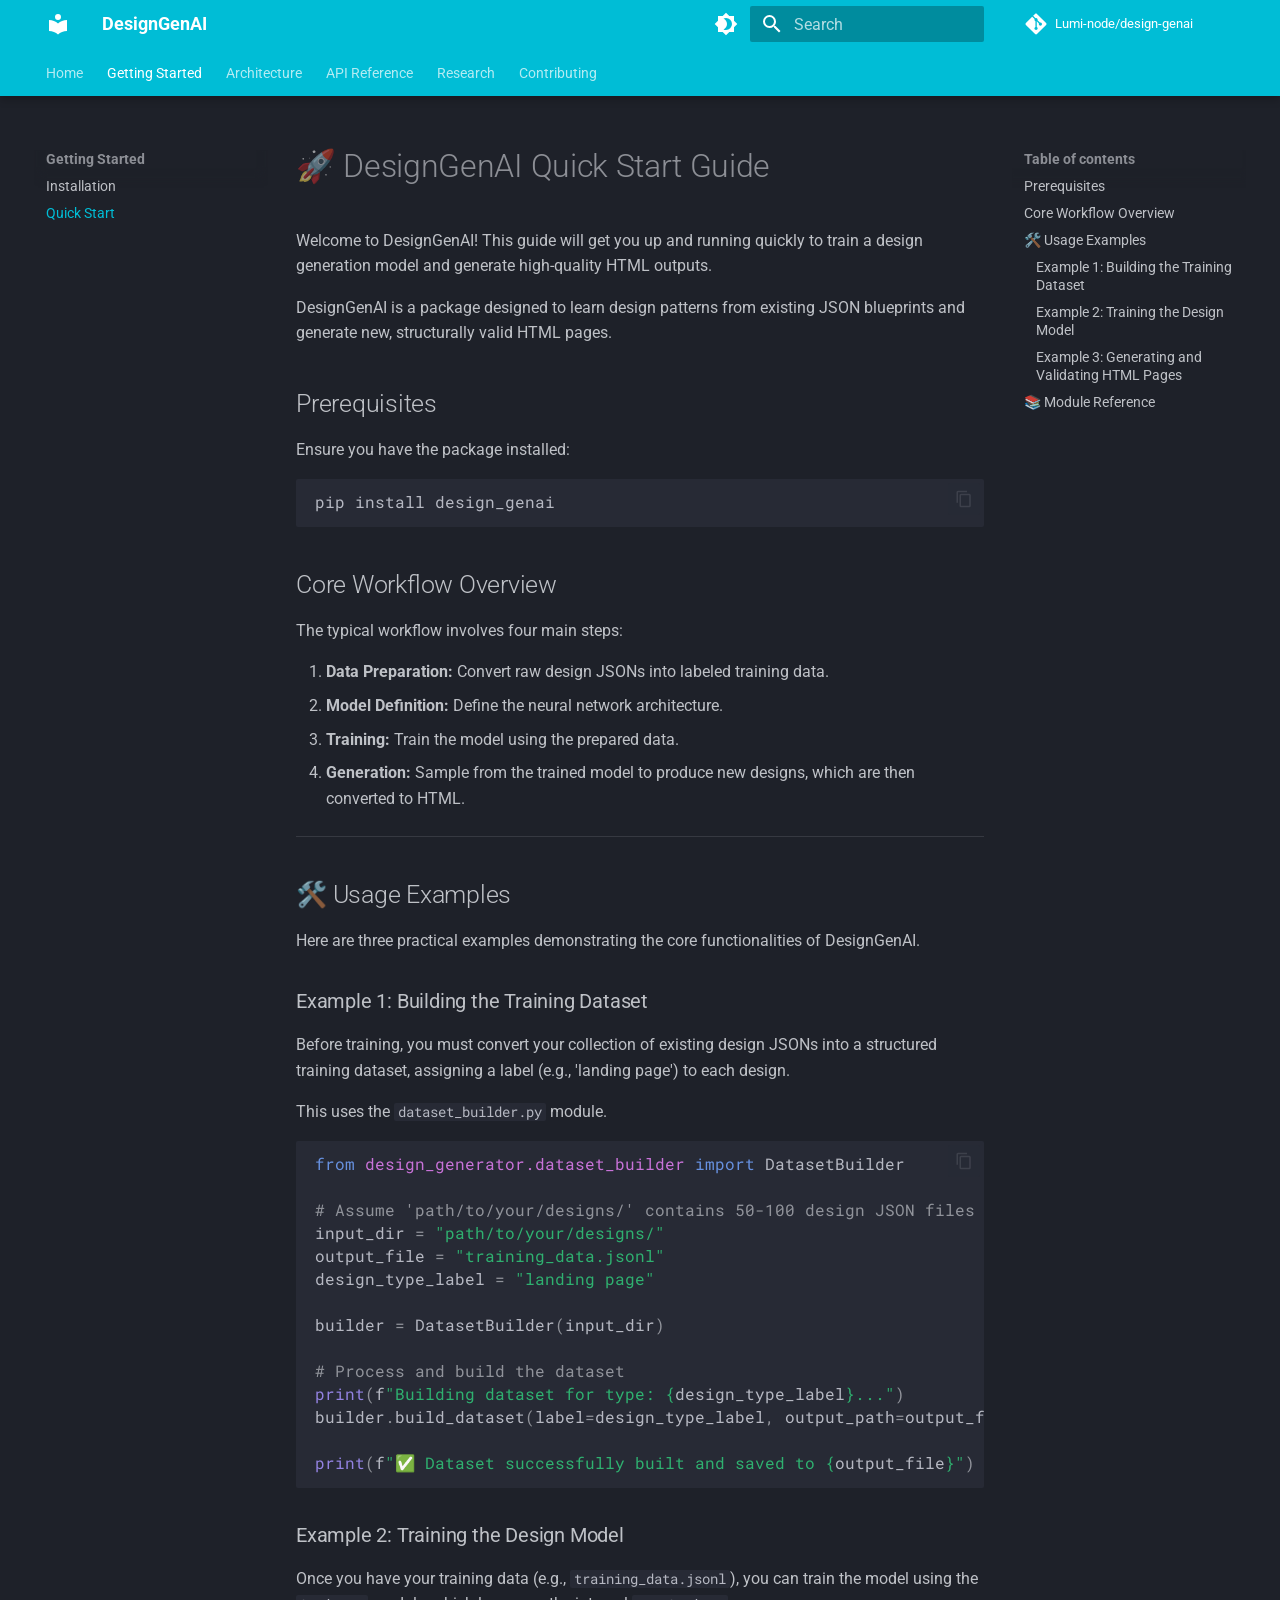
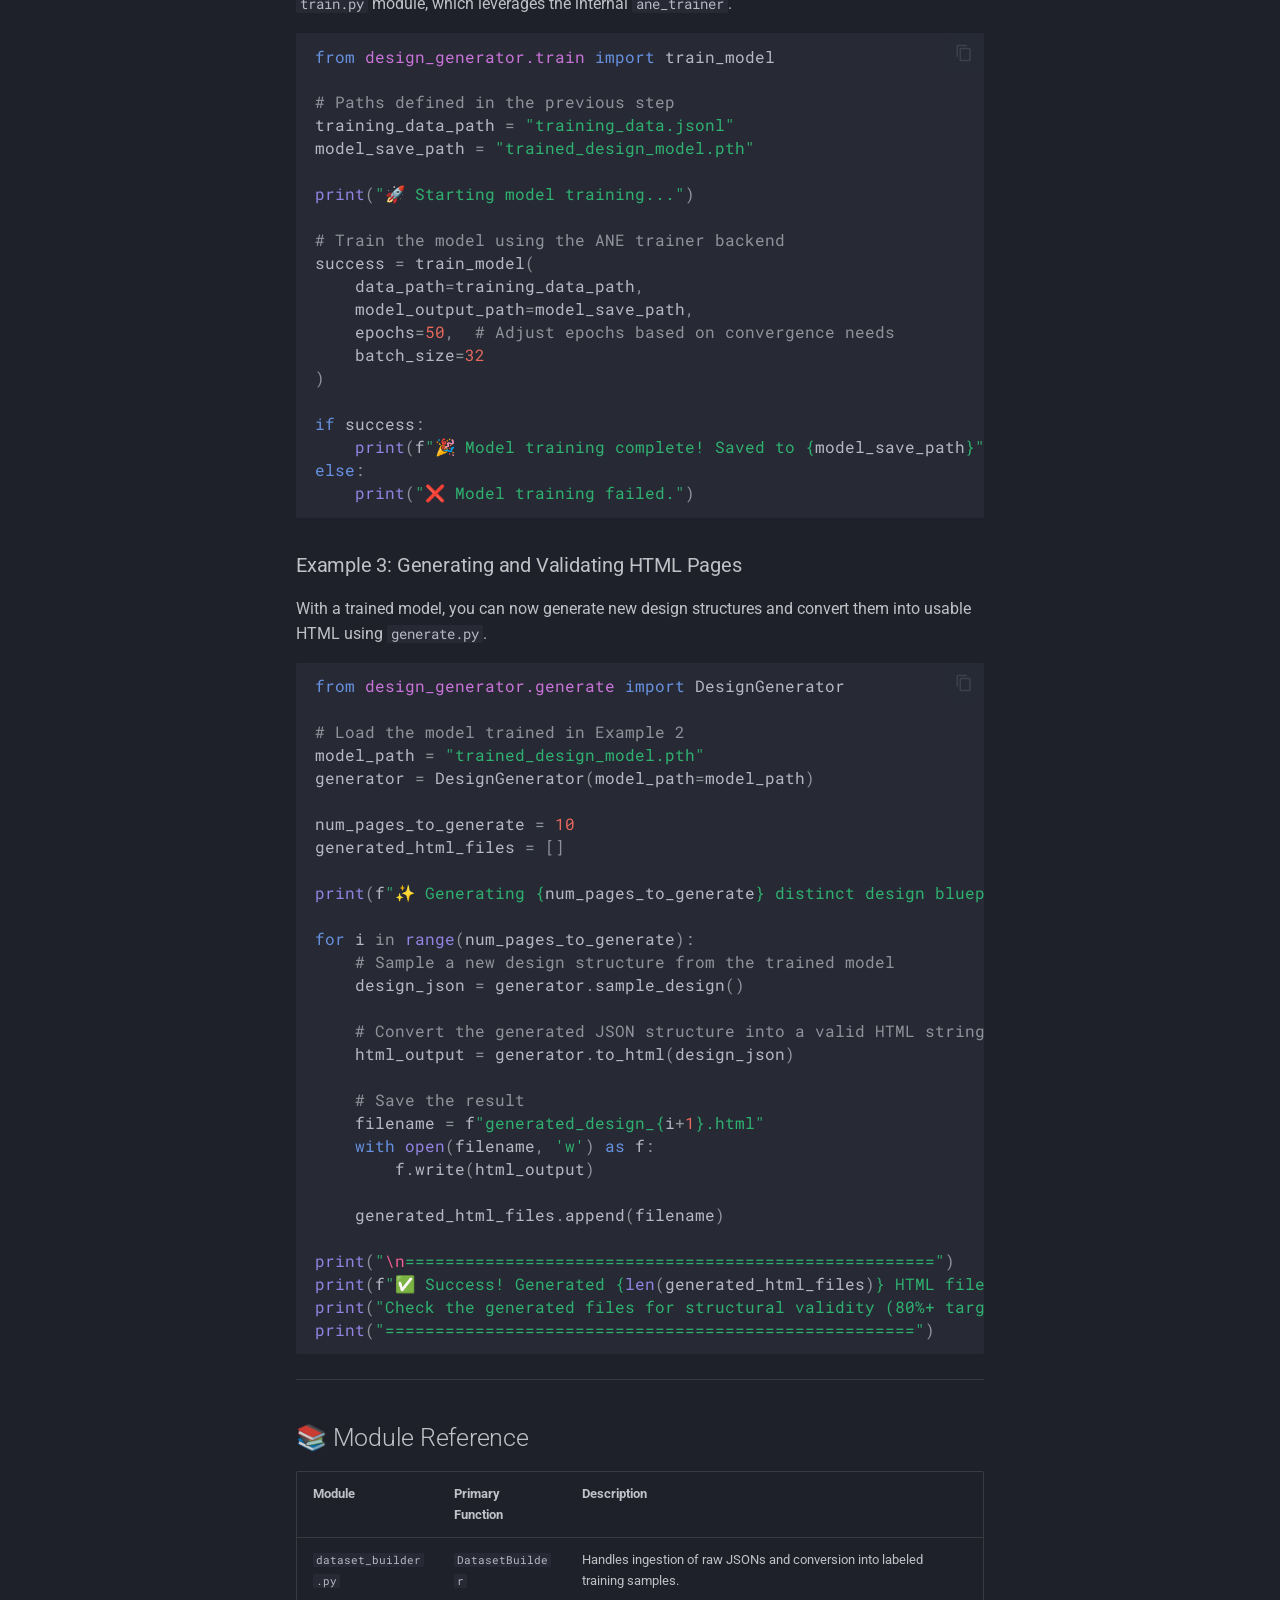
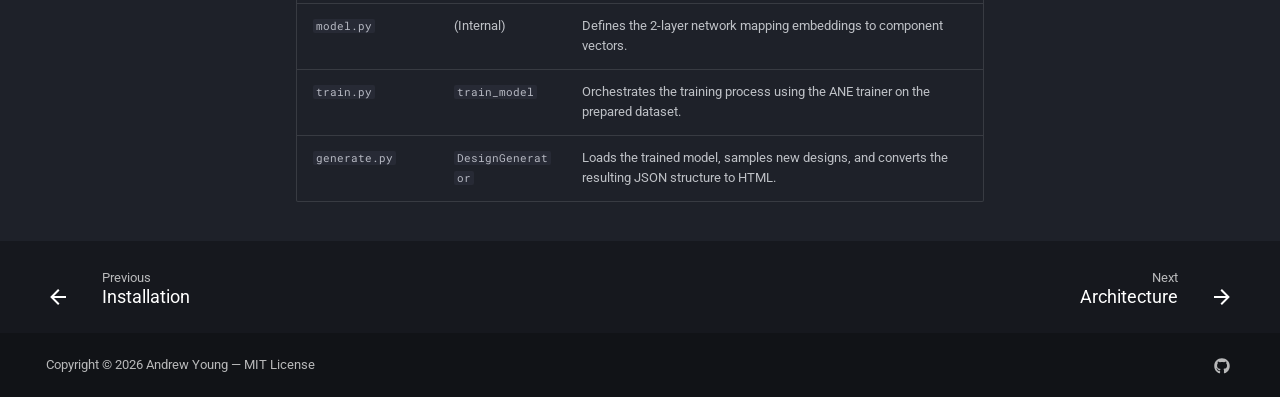
<file: getting-started/quick-start/index.html>
<!doctype html>
<html lang="en" class="no-js">
  <head>
    
      <meta charset="utf-8">
      <meta name="viewport" content="width=device-width,initial-scale=1">
      
        <meta name="description" content="Generates designs from type embeddings using ANE-accelerated neural networks.">
      
      
        <meta name="author" content="Andrew Young">
      
      
        <link rel="canonical" href="https://lumi-node.github.io/design-genai/getting-started/quick-start/">
      
      
        <link rel="prev" href="../installation/">
      
      
        <link rel="next" href="../../architecture/">
      
      
        
      
      
      <link rel="icon" href="../../assets/images/favicon.png">
      <meta name="generator" content="mkdocs-1.6.1, mkdocs-material-9.7.6">
    
    
      
        <title>Quick Start - DesignGenAI</title>
      
    
    
      <link rel="stylesheet" href="../../assets/stylesheets/main.484c7ddc.min.css">
      
        
        <link rel="stylesheet" href="../../assets/stylesheets/palette.ab4e12ef.min.css">
      
      


    
    
      
    
    
      
        
        
        <link rel="preconnect" href="https://fonts.gstatic.com" crossorigin>
        <link rel="stylesheet" href="https://fonts.googleapis.com/css?family=Roboto:300,300i,400,400i,700,700i%7CRoboto+Mono:400,400i,700,700i&display=fallback">
        <style>:root{--md-text-font:"Roboto";--md-code-font:"Roboto Mono"}</style>
      
    
    
      <link rel="stylesheet" href="../../stylesheets/extra.css">
    
    <script>__md_scope=new URL("../..",location),__md_hash=e=>[...e].reduce(((e,_)=>(e<<5)-e+_.charCodeAt(0)),0),__md_get=(e,_=localStorage,t=__md_scope)=>JSON.parse(_.getItem(t.pathname+"."+e)),__md_set=(e,_,t=localStorage,a=__md_scope)=>{try{t.setItem(a.pathname+"."+e,JSON.stringify(_))}catch(e){}}</script>
    
      

    
    
  </head>
  
  
    
    
      
    
    
    
    
    <body dir="ltr" data-md-color-scheme="slate" data-md-color-primary="cyan" data-md-color-accent="amber">
  
    
    <input class="md-toggle" data-md-toggle="drawer" type="checkbox" id="__drawer" autocomplete="off">
    <input class="md-toggle" data-md-toggle="search" type="checkbox" id="__search" autocomplete="off">
    <label class="md-overlay" for="__drawer"></label>
    <div data-md-component="skip">
      
        
        <a href="#designgenai-quick-start-guide" class="md-skip">
          Skip to content
        </a>
      
    </div>
    <div data-md-component="announce">
      
    </div>
    
    
      

  

<header class="md-header md-header--shadow md-header--lifted" data-md-component="header">
  <nav class="md-header__inner md-grid" aria-label="Header">
    <a href="../.." title="DesignGenAI" class="md-header__button md-logo" aria-label="DesignGenAI" data-md-component="logo">
      
  
  <svg xmlns="http://www.w3.org/2000/svg" viewBox="0 0 24 24"><path d="M12 8a3 3 0 0 0 3-3 3 3 0 0 0-3-3 3 3 0 0 0-3 3 3 3 0 0 0 3 3m0 3.54C9.64 9.35 6.5 8 3 8v11c3.5 0 6.64 1.35 9 3.54 2.36-2.19 5.5-3.54 9-3.54V8c-3.5 0-6.64 1.35-9 3.54"/></svg>

    </a>
    <label class="md-header__button md-icon" for="__drawer">
      
      <svg xmlns="http://www.w3.org/2000/svg" viewBox="0 0 24 24"><path d="M3 6h18v2H3zm0 5h18v2H3zm0 5h18v2H3z"/></svg>
    </label>
    <div class="md-header__title" data-md-component="header-title">
      <div class="md-header__ellipsis">
        <div class="md-header__topic">
          <span class="md-ellipsis">
            DesignGenAI
          </span>
        </div>
        <div class="md-header__topic" data-md-component="header-topic">
          <span class="md-ellipsis">
            
              Quick Start
            
          </span>
        </div>
      </div>
    </div>
    
      
        <form class="md-header__option" data-md-component="palette">
  
    
    
    
    <input class="md-option" data-md-color-media="" data-md-color-scheme="slate" data-md-color-primary="cyan" data-md-color-accent="amber"  aria-label="Switch to light mode"  type="radio" name="__palette" id="__palette_0">
    
      <label class="md-header__button md-icon" title="Switch to light mode" for="__palette_1" hidden>
        <svg xmlns="http://www.w3.org/2000/svg" viewBox="0 0 24 24"><path d="M12 18c-.89 0-1.74-.2-2.5-.55C11.56 16.5 13 14.42 13 12s-1.44-4.5-3.5-5.45C10.26 6.2 11.11 6 12 6a6 6 0 0 1 6 6 6 6 0 0 1-6 6m8-9.31V4h-4.69L12 .69 8.69 4H4v4.69L.69 12 4 15.31V20h4.69L12 23.31 15.31 20H20v-4.69L23.31 12z"/></svg>
      </label>
    
  
    
    
    
    <input class="md-option" data-md-color-media="" data-md-color-scheme="default" data-md-color-primary="indigo" data-md-color-accent="amber"  aria-label="Switch to dark mode"  type="radio" name="__palette" id="__palette_1">
    
      <label class="md-header__button md-icon" title="Switch to dark mode" for="__palette_0" hidden>
        <svg xmlns="http://www.w3.org/2000/svg" viewBox="0 0 24 24"><path d="M12 8a4 4 0 0 0-4 4 4 4 0 0 0 4 4 4 4 0 0 0 4-4 4 4 0 0 0-4-4m0 10a6 6 0 0 1-6-6 6 6 0 0 1 6-6 6 6 0 0 1 6 6 6 6 0 0 1-6 6m8-9.31V4h-4.69L12 .69 8.69 4H4v4.69L.69 12 4 15.31V20h4.69L12 23.31 15.31 20H20v-4.69L23.31 12z"/></svg>
      </label>
    
  
</form>
      
    
    
      <script>var palette=__md_get("__palette");if(palette&&palette.color){if("(prefers-color-scheme)"===palette.color.media){var media=matchMedia("(prefers-color-scheme: light)"),input=document.querySelector(media.matches?"[data-md-color-media='(prefers-color-scheme: light)']":"[data-md-color-media='(prefers-color-scheme: dark)']");palette.color.media=input.getAttribute("data-md-color-media"),palette.color.scheme=input.getAttribute("data-md-color-scheme"),palette.color.primary=input.getAttribute("data-md-color-primary"),palette.color.accent=input.getAttribute("data-md-color-accent")}for(var[key,value]of Object.entries(palette.color))document.body.setAttribute("data-md-color-"+key,value)}</script>
    
    
    
      
      
        <label class="md-header__button md-icon" for="__search">
          
          <svg xmlns="http://www.w3.org/2000/svg" viewBox="0 0 24 24"><path d="M9.5 3A6.5 6.5 0 0 1 16 9.5c0 1.61-.59 3.09-1.56 4.23l.27.27h.79l5 5-1.5 1.5-5-5v-.79l-.27-.27A6.52 6.52 0 0 1 9.5 16 6.5 6.5 0 0 1 3 9.5 6.5 6.5 0 0 1 9.5 3m0 2C7 5 5 7 5 9.5S7 14 9.5 14 14 12 14 9.5 12 5 9.5 5"/></svg>
        </label>
        <div class="md-search" data-md-component="search" role="dialog">
  <label class="md-search__overlay" for="__search"></label>
  <div class="md-search__inner" role="search">
    <form class="md-search__form" name="search">
      <input type="text" class="md-search__input" name="query" aria-label="Search" placeholder="Search" autocapitalize="off" autocorrect="off" autocomplete="off" spellcheck="false" data-md-component="search-query" required>
      <label class="md-search__icon md-icon" for="__search">
        
        <svg xmlns="http://www.w3.org/2000/svg" viewBox="0 0 24 24"><path d="M9.5 3A6.5 6.5 0 0 1 16 9.5c0 1.61-.59 3.09-1.56 4.23l.27.27h.79l5 5-1.5 1.5-5-5v-.79l-.27-.27A6.52 6.52 0 0 1 9.5 16 6.5 6.5 0 0 1 3 9.5 6.5 6.5 0 0 1 9.5 3m0 2C7 5 5 7 5 9.5S7 14 9.5 14 14 12 14 9.5 12 5 9.5 5"/></svg>
        
        <svg xmlns="http://www.w3.org/2000/svg" viewBox="0 0 24 24"><path d="M20 11v2H8l5.5 5.5-1.42 1.42L4.16 12l7.92-7.92L13.5 5.5 8 11z"/></svg>
      </label>
      <nav class="md-search__options" aria-label="Search">
        
        <button type="reset" class="md-search__icon md-icon" title="Clear" aria-label="Clear" tabindex="-1">
          
          <svg xmlns="http://www.w3.org/2000/svg" viewBox="0 0 24 24"><path d="M19 6.41 17.59 5 12 10.59 6.41 5 5 6.41 10.59 12 5 17.59 6.41 19 12 13.41 17.59 19 19 17.59 13.41 12z"/></svg>
        </button>
      </nav>
      
        <div class="md-search__suggest" data-md-component="search-suggest"></div>
      
    </form>
    <div class="md-search__output">
      <div class="md-search__scrollwrap" tabindex="0" data-md-scrollfix>
        <div class="md-search-result" data-md-component="search-result">
          <div class="md-search-result__meta">
            Initializing search
          </div>
          <ol class="md-search-result__list" role="presentation"></ol>
        </div>
      </div>
    </div>
  </div>
</div>
      
    
    
      <div class="md-header__source">
        <a href="https://github.com/Lumi-node/design-genai" title="Go to repository" class="md-source" data-md-component="source">
  <div class="md-source__icon md-icon">
    
    <svg xmlns="http://www.w3.org/2000/svg" viewBox="0 0 448 512"><!--! Font Awesome Free 7.1.0 by @fontawesome - https://fontawesome.com License - https://fontawesome.com/license/free (Icons: CC BY 4.0, Fonts: SIL OFL 1.1, Code: MIT License) Copyright 2025 Fonticons, Inc.--><path d="M439.6 236.1 244 40.5c-5.4-5.5-12.8-8.5-20.4-8.5s-15 3-20.4 8.4L162.5 81l51.5 51.5c27.1-9.1 52.7 16.8 43.4 43.7l49.7 49.7c34.2-11.8 61.2 31 35.5 56.7-26.5 26.5-70.2-2.9-56-37.3L240.3 199v121.9c25.3 12.5 22.3 41.8 9.1 55-6.4 6.4-15.2 10.1-24.3 10.1s-17.8-3.6-24.3-10.1c-17.6-17.6-11.1-46.9 11.2-56v-123c-20.8-8.5-24.6-30.7-18.6-45L142.6 101 8.5 235.1C3 240.6 0 247.9 0 255.5s3 15 8.5 20.4l195.6 195.7c5.4 5.4 12.7 8.4 20.4 8.4s15-3 20.4-8.4l194.7-194.7c5.4-5.4 8.4-12.8 8.4-20.4s-3-15-8.4-20.4"/></svg>
  </div>
  <div class="md-source__repository">
    Lumi-node/design-genai
  </div>
</a>
      </div>
    
  </nav>
  
    
      
<nav class="md-tabs" aria-label="Tabs" data-md-component="tabs">
  <div class="md-grid">
    <ul class="md-tabs__list">
      
        
  
  
  
  
    <li class="md-tabs__item">
      <a href="../.." class="md-tabs__link">
        
  
  
    
  
  Home

      </a>
    </li>
  

      
        
  
  
  
    
  
  
    
    
      <li class="md-tabs__item md-tabs__item--active">
        <a href="../installation/" class="md-tabs__link">
          
  
  
  Getting Started

        </a>
      </li>
    
  

      
        
  
  
  
  
    <li class="md-tabs__item">
      <a href="../../architecture/" class="md-tabs__link">
        
  
  
    
  
  Architecture

      </a>
    </li>
  

      
        
  
  
  
  
    <li class="md-tabs__item">
      <a href="../../reference/" class="md-tabs__link">
        
  
  
    
  
  API Reference

      </a>
    </li>
  

      
        
  
  
  
  
    <li class="md-tabs__item">
      <a href="../../research/" class="md-tabs__link">
        
  
  
    
  
  Research

      </a>
    </li>
  

      
        
  
  
  
  
    <li class="md-tabs__item">
      <a href="../../contributing/" class="md-tabs__link">
        
  
  
    
  
  Contributing

      </a>
    </li>
  

      
    </ul>
  </div>
</nav>
    
  
</header>
    
    <div class="md-container" data-md-component="container">
      
      
        
      
      <main class="md-main" data-md-component="main">
        <div class="md-main__inner md-grid">
          
            
              
              <div class="md-sidebar md-sidebar--primary" data-md-component="sidebar" data-md-type="navigation" >
                <div class="md-sidebar__scrollwrap">
                  <div class="md-sidebar__inner">
                    


  


<nav class="md-nav md-nav--primary md-nav--lifted" aria-label="Navigation" data-md-level="0">
  <label class="md-nav__title" for="__drawer">
    <a href="../.." title="DesignGenAI" class="md-nav__button md-logo" aria-label="DesignGenAI" data-md-component="logo">
      
  
  <svg xmlns="http://www.w3.org/2000/svg" viewBox="0 0 24 24"><path d="M12 8a3 3 0 0 0 3-3 3 3 0 0 0-3-3 3 3 0 0 0-3 3 3 3 0 0 0 3 3m0 3.54C9.64 9.35 6.5 8 3 8v11c3.5 0 6.64 1.35 9 3.54 2.36-2.19 5.5-3.54 9-3.54V8c-3.5 0-6.64 1.35-9 3.54"/></svg>

    </a>
    DesignGenAI
  </label>
  
    <div class="md-nav__source">
      <a href="https://github.com/Lumi-node/design-genai" title="Go to repository" class="md-source" data-md-component="source">
  <div class="md-source__icon md-icon">
    
    <svg xmlns="http://www.w3.org/2000/svg" viewBox="0 0 448 512"><!--! Font Awesome Free 7.1.0 by @fontawesome - https://fontawesome.com License - https://fontawesome.com/license/free (Icons: CC BY 4.0, Fonts: SIL OFL 1.1, Code: MIT License) Copyright 2025 Fonticons, Inc.--><path d="M439.6 236.1 244 40.5c-5.4-5.5-12.8-8.5-20.4-8.5s-15 3-20.4 8.4L162.5 81l51.5 51.5c27.1-9.1 52.7 16.8 43.4 43.7l49.7 49.7c34.2-11.8 61.2 31 35.5 56.7-26.5 26.5-70.2-2.9-56-37.3L240.3 199v121.9c25.3 12.5 22.3 41.8 9.1 55-6.4 6.4-15.2 10.1-24.3 10.1s-17.8-3.6-24.3-10.1c-17.6-17.6-11.1-46.9 11.2-56v-123c-20.8-8.5-24.6-30.7-18.6-45L142.6 101 8.5 235.1C3 240.6 0 247.9 0 255.5s3 15 8.5 20.4l195.6 195.7c5.4 5.4 12.7 8.4 20.4 8.4s15-3 20.4-8.4l194.7-194.7c5.4-5.4 8.4-12.8 8.4-20.4s-3-15-8.4-20.4"/></svg>
  </div>
  <div class="md-source__repository">
    Lumi-node/design-genai
  </div>
</a>
    </div>
  
  <ul class="md-nav__list" data-md-scrollfix>
    
      
      
  
  
  
  
    <li class="md-nav__item">
      <a href="../.." class="md-nav__link">
        
  
  
  <span class="md-ellipsis">
    
  
    Home
  

    
  </span>
  
  

      </a>
    </li>
  

    
      
      
  
  
    
  
  
  
    
    
    
    
      
        
        
      
      
        
      
    
    
    <li class="md-nav__item md-nav__item--active md-nav__item--section md-nav__item--nested">
      
        
        
        <input class="md-nav__toggle md-toggle " type="checkbox" id="__nav_2" checked>
        
          
          <label class="md-nav__link" for="__nav_2" id="__nav_2_label" tabindex="">
            
  
  
  <span class="md-ellipsis">
    
  
    Getting Started
  

    
  </span>
  
  

            <span class="md-nav__icon md-icon"></span>
          </label>
        
        <nav class="md-nav" data-md-level="1" aria-labelledby="__nav_2_label" aria-expanded="true">
          <label class="md-nav__title" for="__nav_2">
            <span class="md-nav__icon md-icon"></span>
            
  
    Getting Started
  

          </label>
          <ul class="md-nav__list" data-md-scrollfix>
            
              
                
  
  
  
  
    <li class="md-nav__item">
      <a href="../installation/" class="md-nav__link">
        
  
  
  <span class="md-ellipsis">
    
  
    Installation
  

    
  </span>
  
  

      </a>
    </li>
  

              
            
              
                
  
  
    
  
  
  
    <li class="md-nav__item md-nav__item--active">
      
      <input class="md-nav__toggle md-toggle" type="checkbox" id="__toc">
      
      
        
      
      
        <label class="md-nav__link md-nav__link--active" for="__toc">
          
  
  
  <span class="md-ellipsis">
    
  
    Quick Start
  

    
  </span>
  
  

          <span class="md-nav__icon md-icon"></span>
        </label>
      
      <a href="./" class="md-nav__link md-nav__link--active">
        
  
  
  <span class="md-ellipsis">
    
  
    Quick Start
  

    
  </span>
  
  

      </a>
      
        

<nav class="md-nav md-nav--secondary" aria-label="Table of contents">
  
  
  
    
  
  
    <label class="md-nav__title" for="__toc">
      <span class="md-nav__icon md-icon"></span>
      Table of contents
    </label>
    <ul class="md-nav__list" data-md-component="toc" data-md-scrollfix>
      
        <li class="md-nav__item">
  <a href="#prerequisites" class="md-nav__link">
    <span class="md-ellipsis">
      
        Prerequisites
      
    </span>
  </a>
  
</li>
      
        <li class="md-nav__item">
  <a href="#core-workflow-overview" class="md-nav__link">
    <span class="md-ellipsis">
      
        Core Workflow Overview
      
    </span>
  </a>
  
</li>
      
        <li class="md-nav__item">
  <a href="#usage-examples" class="md-nav__link">
    <span class="md-ellipsis">
      
        🛠️ Usage Examples
      
    </span>
  </a>
  
    <nav class="md-nav" aria-label="🛠️ Usage Examples">
      <ul class="md-nav__list">
        
          <li class="md-nav__item">
  <a href="#example-1-building-the-training-dataset" class="md-nav__link">
    <span class="md-ellipsis">
      
        Example 1: Building the Training Dataset
      
    </span>
  </a>
  
</li>
        
          <li class="md-nav__item">
  <a href="#example-2-training-the-design-model" class="md-nav__link">
    <span class="md-ellipsis">
      
        Example 2: Training the Design Model
      
    </span>
  </a>
  
</li>
        
          <li class="md-nav__item">
  <a href="#example-3-generating-and-validating-html-pages" class="md-nav__link">
    <span class="md-ellipsis">
      
        Example 3: Generating and Validating HTML Pages
      
    </span>
  </a>
  
</li>
        
      </ul>
    </nav>
  
</li>
      
        <li class="md-nav__item">
  <a href="#module-reference" class="md-nav__link">
    <span class="md-ellipsis">
      
        📚 Module Reference
      
    </span>
  </a>
  
</li>
      
    </ul>
  
</nav>
      
    </li>
  

              
            
          </ul>
        </nav>
      
    </li>
  

    
      
      
  
  
  
  
    <li class="md-nav__item">
      <a href="../../architecture/" class="md-nav__link">
        
  
  
  <span class="md-ellipsis">
    
  
    Architecture
  

    
  </span>
  
  

      </a>
    </li>
  

    
      
      
  
  
  
  
    <li class="md-nav__item">
      <a href="../../reference/" class="md-nav__link">
        
  
  
  <span class="md-ellipsis">
    
  
    API Reference
  

    
  </span>
  
  

      </a>
    </li>
  

    
      
      
  
  
  
  
    <li class="md-nav__item">
      <a href="../../research/" class="md-nav__link">
        
  
  
  <span class="md-ellipsis">
    
  
    Research
  

    
  </span>
  
  

      </a>
    </li>
  

    
      
      
  
  
  
  
    <li class="md-nav__item">
      <a href="../../contributing/" class="md-nav__link">
        
  
  
  <span class="md-ellipsis">
    
  
    Contributing
  

    
  </span>
  
  

      </a>
    </li>
  

    
  </ul>
</nav>
                  </div>
                </div>
              </div>
            
            
              
              <div class="md-sidebar md-sidebar--secondary" data-md-component="sidebar" data-md-type="toc" >
                <div class="md-sidebar__scrollwrap">
                  <div class="md-sidebar__inner">
                    

<nav class="md-nav md-nav--secondary" aria-label="Table of contents">
  
  
  
    
  
  
    <label class="md-nav__title" for="__toc">
      <span class="md-nav__icon md-icon"></span>
      Table of contents
    </label>
    <ul class="md-nav__list" data-md-component="toc" data-md-scrollfix>
      
        <li class="md-nav__item">
  <a href="#prerequisites" class="md-nav__link">
    <span class="md-ellipsis">
      
        Prerequisites
      
    </span>
  </a>
  
</li>
      
        <li class="md-nav__item">
  <a href="#core-workflow-overview" class="md-nav__link">
    <span class="md-ellipsis">
      
        Core Workflow Overview
      
    </span>
  </a>
  
</li>
      
        <li class="md-nav__item">
  <a href="#usage-examples" class="md-nav__link">
    <span class="md-ellipsis">
      
        🛠️ Usage Examples
      
    </span>
  </a>
  
    <nav class="md-nav" aria-label="🛠️ Usage Examples">
      <ul class="md-nav__list">
        
          <li class="md-nav__item">
  <a href="#example-1-building-the-training-dataset" class="md-nav__link">
    <span class="md-ellipsis">
      
        Example 1: Building the Training Dataset
      
    </span>
  </a>
  
</li>
        
          <li class="md-nav__item">
  <a href="#example-2-training-the-design-model" class="md-nav__link">
    <span class="md-ellipsis">
      
        Example 2: Training the Design Model
      
    </span>
  </a>
  
</li>
        
          <li class="md-nav__item">
  <a href="#example-3-generating-and-validating-html-pages" class="md-nav__link">
    <span class="md-ellipsis">
      
        Example 3: Generating and Validating HTML Pages
      
    </span>
  </a>
  
</li>
        
      </ul>
    </nav>
  
</li>
      
        <li class="md-nav__item">
  <a href="#module-reference" class="md-nav__link">
    <span class="md-ellipsis">
      
        📚 Module Reference
      
    </span>
  </a>
  
</li>
      
    </ul>
  
</nav>
                  </div>
                </div>
              </div>
            
          
          
            <div class="md-content" data-md-component="content">
              
              <article class="md-content__inner md-typeset">
                
                  


  
  


<h1 id="designgenai-quick-start-guide">🚀 DesignGenAI Quick Start Guide<a class="headerlink" href="#designgenai-quick-start-guide" title="Permanent link">&para;</a></h1>
<p>Welcome to DesignGenAI! This guide will get you up and running quickly to train a design generation model and generate high-quality HTML outputs.</p>
<p>DesignGenAI is a package designed to learn design patterns from existing JSON blueprints and generate new, structurally valid HTML pages.</p>
<h2 id="prerequisites">Prerequisites<a class="headerlink" href="#prerequisites" title="Permanent link">&para;</a></h2>
<p>Ensure you have the package installed:</p>
<div class="language-bash highlight"><pre><span></span><code><a id="__codelineno-0-1" name="__codelineno-0-1" href="#__codelineno-0-1"></a>pip<span class="w"> </span>install<span class="w"> </span>design_genai
</code></pre></div>
<h2 id="core-workflow-overview">Core Workflow Overview<a class="headerlink" href="#core-workflow-overview" title="Permanent link">&para;</a></h2>
<p>The typical workflow involves four main steps:</p>
<ol>
<li><strong>Data Preparation:</strong> Convert raw design JSONs into labeled training data.</li>
<li><strong>Model Definition:</strong> Define the neural network architecture.</li>
<li><strong>Training:</strong> Train the model using the prepared data.</li>
<li><strong>Generation:</strong> Sample from the trained model to produce new designs, which are then converted to HTML.</li>
</ol>
<hr />
<h2 id="usage-examples">🛠️ Usage Examples<a class="headerlink" href="#usage-examples" title="Permanent link">&para;</a></h2>
<p>Here are three practical examples demonstrating the core functionalities of DesignGenAI.</p>
<h3 id="example-1-building-the-training-dataset">Example 1: Building the Training Dataset<a class="headerlink" href="#example-1-building-the-training-dataset" title="Permanent link">&para;</a></h3>
<p>Before training, you must convert your collection of existing design JSONs into a structured training dataset, assigning a label (e.g., 'landing page') to each design.</p>
<p>This uses the <code>dataset_builder.py</code> module.</p>
<div class="language-python highlight"><pre><span></span><code><a id="__codelineno-1-1" name="__codelineno-1-1" href="#__codelineno-1-1"></a><span class="kn">from</span><span class="w"> </span><span class="nn">design_generator.dataset_builder</span><span class="w"> </span><span class="kn">import</span> <span class="n">DatasetBuilder</span>
<a id="__codelineno-1-2" name="__codelineno-1-2" href="#__codelineno-1-2"></a>
<a id="__codelineno-1-3" name="__codelineno-1-3" href="#__codelineno-1-3"></a><span class="c1"># Assume &#39;path/to/your/designs/&#39; contains 50-100 design JSON files</span>
<a id="__codelineno-1-4" name="__codelineno-1-4" href="#__codelineno-1-4"></a><span class="n">input_dir</span> <span class="o">=</span> <span class="s2">&quot;path/to/your/designs/&quot;</span>
<a id="__codelineno-1-5" name="__codelineno-1-5" href="#__codelineno-1-5"></a><span class="n">output_file</span> <span class="o">=</span> <span class="s2">&quot;training_data.jsonl&quot;</span>
<a id="__codelineno-1-6" name="__codelineno-1-6" href="#__codelineno-1-6"></a><span class="n">design_type_label</span> <span class="o">=</span> <span class="s2">&quot;landing page&quot;</span>
<a id="__codelineno-1-7" name="__codelineno-1-7" href="#__codelineno-1-7"></a>
<a id="__codelineno-1-8" name="__codelineno-1-8" href="#__codelineno-1-8"></a><span class="n">builder</span> <span class="o">=</span> <span class="n">DatasetBuilder</span><span class="p">(</span><span class="n">input_dir</span><span class="p">)</span>
<a id="__codelineno-1-9" name="__codelineno-1-9" href="#__codelineno-1-9"></a>
<a id="__codelineno-1-10" name="__codelineno-1-10" href="#__codelineno-1-10"></a><span class="c1"># Process and build the dataset</span>
<a id="__codelineno-1-11" name="__codelineno-1-11" href="#__codelineno-1-11"></a><span class="nb">print</span><span class="p">(</span><span class="sa">f</span><span class="s2">&quot;Building dataset for type: </span><span class="si">{</span><span class="n">design_type_label</span><span class="si">}</span><span class="s2">...&quot;</span><span class="p">)</span>
<a id="__codelineno-1-12" name="__codelineno-1-12" href="#__codelineno-1-12"></a><span class="n">builder</span><span class="o">.</span><span class="n">build_dataset</span><span class="p">(</span><span class="n">label</span><span class="o">=</span><span class="n">design_type_label</span><span class="p">,</span> <span class="n">output_path</span><span class="o">=</span><span class="n">output_file</span><span class="p">)</span>
<a id="__codelineno-1-13" name="__codelineno-1-13" href="#__codelineno-1-13"></a>
<a id="__codelineno-1-14" name="__codelineno-1-14" href="#__codelineno-1-14"></a><span class="nb">print</span><span class="p">(</span><span class="sa">f</span><span class="s2">&quot;✅ Dataset successfully built and saved to </span><span class="si">{</span><span class="n">output_file</span><span class="si">}</span><span class="s2">&quot;</span><span class="p">)</span>
</code></pre></div>
<h3 id="example-2-training-the-design-model">Example 2: Training the Design Model<a class="headerlink" href="#example-2-training-the-design-model" title="Permanent link">&para;</a></h3>
<p>Once you have your training data (e.g., <code>training_data.jsonl</code>), you can train the model using the <code>train.py</code> module, which leverages the internal <code>ane_trainer</code>.</p>
<div class="language-python highlight"><pre><span></span><code><a id="__codelineno-2-1" name="__codelineno-2-1" href="#__codelineno-2-1"></a><span class="kn">from</span><span class="w"> </span><span class="nn">design_generator.train</span><span class="w"> </span><span class="kn">import</span> <span class="n">train_model</span>
<a id="__codelineno-2-2" name="__codelineno-2-2" href="#__codelineno-2-2"></a>
<a id="__codelineno-2-3" name="__codelineno-2-3" href="#__codelineno-2-3"></a><span class="c1"># Paths defined in the previous step</span>
<a id="__codelineno-2-4" name="__codelineno-2-4" href="#__codelineno-2-4"></a><span class="n">training_data_path</span> <span class="o">=</span> <span class="s2">&quot;training_data.jsonl&quot;</span>
<a id="__codelineno-2-5" name="__codelineno-2-5" href="#__codelineno-2-5"></a><span class="n">model_save_path</span> <span class="o">=</span> <span class="s2">&quot;trained_design_model.pth&quot;</span>
<a id="__codelineno-2-6" name="__codelineno-2-6" href="#__codelineno-2-6"></a>
<a id="__codelineno-2-7" name="__codelineno-2-7" href="#__codelineno-2-7"></a><span class="nb">print</span><span class="p">(</span><span class="s2">&quot;🚀 Starting model training...&quot;</span><span class="p">)</span>
<a id="__codelineno-2-8" name="__codelineno-2-8" href="#__codelineno-2-8"></a>
<a id="__codelineno-2-9" name="__codelineno-2-9" href="#__codelineno-2-9"></a><span class="c1"># Train the model using the ANE trainer backend</span>
<a id="__codelineno-2-10" name="__codelineno-2-10" href="#__codelineno-2-10"></a><span class="n">success</span> <span class="o">=</span> <span class="n">train_model</span><span class="p">(</span>
<a id="__codelineno-2-11" name="__codelineno-2-11" href="#__codelineno-2-11"></a>    <span class="n">data_path</span><span class="o">=</span><span class="n">training_data_path</span><span class="p">,</span>
<a id="__codelineno-2-12" name="__codelineno-2-12" href="#__codelineno-2-12"></a>    <span class="n">model_output_path</span><span class="o">=</span><span class="n">model_save_path</span><span class="p">,</span>
<a id="__codelineno-2-13" name="__codelineno-2-13" href="#__codelineno-2-13"></a>    <span class="n">epochs</span><span class="o">=</span><span class="mi">50</span><span class="p">,</span>  <span class="c1"># Adjust epochs based on convergence needs</span>
<a id="__codelineno-2-14" name="__codelineno-2-14" href="#__codelineno-2-14"></a>    <span class="n">batch_size</span><span class="o">=</span><span class="mi">32</span>
<a id="__codelineno-2-15" name="__codelineno-2-15" href="#__codelineno-2-15"></a><span class="p">)</span>
<a id="__codelineno-2-16" name="__codelineno-2-16" href="#__codelineno-2-16"></a>
<a id="__codelineno-2-17" name="__codelineno-2-17" href="#__codelineno-2-17"></a><span class="k">if</span> <span class="n">success</span><span class="p">:</span>
<a id="__codelineno-2-18" name="__codelineno-2-18" href="#__codelineno-2-18"></a>    <span class="nb">print</span><span class="p">(</span><span class="sa">f</span><span class="s2">&quot;🎉 Model training complete! Saved to </span><span class="si">{</span><span class="n">model_save_path</span><span class="si">}</span><span class="s2">&quot;</span><span class="p">)</span>
<a id="__codelineno-2-19" name="__codelineno-2-19" href="#__codelineno-2-19"></a><span class="k">else</span><span class="p">:</span>
<a id="__codelineno-2-20" name="__codelineno-2-20" href="#__codelineno-2-20"></a>    <span class="nb">print</span><span class="p">(</span><span class="s2">&quot;❌ Model training failed.&quot;</span><span class="p">)</span>
</code></pre></div>
<h3 id="example-3-generating-and-validating-html-pages">Example 3: Generating and Validating HTML Pages<a class="headerlink" href="#example-3-generating-and-validating-html-pages" title="Permanent link">&para;</a></h3>
<p>With a trained model, you can now generate new design structures and convert them into usable HTML using <code>generate.py</code>.</p>
<div class="language-python highlight"><pre><span></span><code><a id="__codelineno-3-1" name="__codelineno-3-1" href="#__codelineno-3-1"></a><span class="kn">from</span><span class="w"> </span><span class="nn">design_generator.generate</span><span class="w"> </span><span class="kn">import</span> <span class="n">DesignGenerator</span>
<a id="__codelineno-3-2" name="__codelineno-3-2" href="#__codelineno-3-2"></a>
<a id="__codelineno-3-3" name="__codelineno-3-3" href="#__codelineno-3-3"></a><span class="c1"># Load the model trained in Example 2</span>
<a id="__codelineno-3-4" name="__codelineno-3-4" href="#__codelineno-3-4"></a><span class="n">model_path</span> <span class="o">=</span> <span class="s2">&quot;trained_design_model.pth&quot;</span>
<a id="__codelineno-3-5" name="__codelineno-3-5" href="#__codelineno-3-5"></a><span class="n">generator</span> <span class="o">=</span> <span class="n">DesignGenerator</span><span class="p">(</span><span class="n">model_path</span><span class="o">=</span><span class="n">model_path</span><span class="p">)</span>
<a id="__codelineno-3-6" name="__codelineno-3-6" href="#__codelineno-3-6"></a>
<a id="__codelineno-3-7" name="__codelineno-3-7" href="#__codelineno-3-7"></a><span class="n">num_pages_to_generate</span> <span class="o">=</span> <span class="mi">10</span>
<a id="__codelineno-3-8" name="__codelineno-3-8" href="#__codelineno-3-8"></a><span class="n">generated_html_files</span> <span class="o">=</span> <span class="p">[]</span>
<a id="__codelineno-3-9" name="__codelineno-3-9" href="#__codelineno-3-9"></a>
<a id="__codelineno-3-10" name="__codelineno-3-10" href="#__codelineno-3-10"></a><span class="nb">print</span><span class="p">(</span><span class="sa">f</span><span class="s2">&quot;✨ Generating </span><span class="si">{</span><span class="n">num_pages_to_generate</span><span class="si">}</span><span class="s2"> distinct design blueprints...&quot;</span><span class="p">)</span>
<a id="__codelineno-3-11" name="__codelineno-3-11" href="#__codelineno-3-11"></a>
<a id="__codelineno-3-12" name="__codelineno-3-12" href="#__codelineno-3-12"></a><span class="k">for</span> <span class="n">i</span> <span class="ow">in</span> <span class="nb">range</span><span class="p">(</span><span class="n">num_pages_to_generate</span><span class="p">):</span>
<a id="__codelineno-3-13" name="__codelineno-3-13" href="#__codelineno-3-13"></a>    <span class="c1"># Sample a new design structure from the trained model</span>
<a id="__codelineno-3-14" name="__codelineno-3-14" href="#__codelineno-3-14"></a>    <span class="n">design_json</span> <span class="o">=</span> <span class="n">generator</span><span class="o">.</span><span class="n">sample_design</span><span class="p">()</span>
<a id="__codelineno-3-15" name="__codelineno-3-15" href="#__codelineno-3-15"></a>
<a id="__codelineno-3-16" name="__codelineno-3-16" href="#__codelineno-3-16"></a>    <span class="c1"># Convert the generated JSON structure into a valid HTML string</span>
<a id="__codelineno-3-17" name="__codelineno-3-17" href="#__codelineno-3-17"></a>    <span class="n">html_output</span> <span class="o">=</span> <span class="n">generator</span><span class="o">.</span><span class="n">to_html</span><span class="p">(</span><span class="n">design_json</span><span class="p">)</span>
<a id="__codelineno-3-18" name="__codelineno-3-18" href="#__codelineno-3-18"></a>
<a id="__codelineno-3-19" name="__codelineno-3-19" href="#__codelineno-3-19"></a>    <span class="c1"># Save the result</span>
<a id="__codelineno-3-20" name="__codelineno-3-20" href="#__codelineno-3-20"></a>    <span class="n">filename</span> <span class="o">=</span> <span class="sa">f</span><span class="s2">&quot;generated_design_</span><span class="si">{</span><span class="n">i</span><span class="o">+</span><span class="mi">1</span><span class="si">}</span><span class="s2">.html&quot;</span>
<a id="__codelineno-3-21" name="__codelineno-3-21" href="#__codelineno-3-21"></a>    <span class="k">with</span> <span class="nb">open</span><span class="p">(</span><span class="n">filename</span><span class="p">,</span> <span class="s1">&#39;w&#39;</span><span class="p">)</span> <span class="k">as</span> <span class="n">f</span><span class="p">:</span>
<a id="__codelineno-3-22" name="__codelineno-3-22" href="#__codelineno-3-22"></a>        <span class="n">f</span><span class="o">.</span><span class="n">write</span><span class="p">(</span><span class="n">html_output</span><span class="p">)</span>
<a id="__codelineno-3-23" name="__codelineno-3-23" href="#__codelineno-3-23"></a>
<a id="__codelineno-3-24" name="__codelineno-3-24" href="#__codelineno-3-24"></a>    <span class="n">generated_html_files</span><span class="o">.</span><span class="n">append</span><span class="p">(</span><span class="n">filename</span><span class="p">)</span>
<a id="__codelineno-3-25" name="__codelineno-3-25" href="#__codelineno-3-25"></a>
<a id="__codelineno-3-26" name="__codelineno-3-26" href="#__codelineno-3-26"></a><span class="nb">print</span><span class="p">(</span><span class="s2">&quot;</span><span class="se">\n</span><span class="s2">=====================================================&quot;</span><span class="p">)</span>
<a id="__codelineno-3-27" name="__codelineno-3-27" href="#__codelineno-3-27"></a><span class="nb">print</span><span class="p">(</span><span class="sa">f</span><span class="s2">&quot;✅ Success! Generated </span><span class="si">{</span><span class="nb">len</span><span class="p">(</span><span class="n">generated_html_files</span><span class="p">)</span><span class="si">}</span><span class="s2"> HTML files.&quot;</span><span class="p">)</span>
<a id="__codelineno-3-28" name="__codelineno-3-28" href="#__codelineno-3-28"></a><span class="nb">print</span><span class="p">(</span><span class="s2">&quot;Check the generated files for structural validity (80%+ target).&quot;</span><span class="p">)</span>
<a id="__codelineno-3-29" name="__codelineno-3-29" href="#__codelineno-3-29"></a><span class="nb">print</span><span class="p">(</span><span class="s2">&quot;=====================================================&quot;</span><span class="p">)</span>
</code></pre></div>
<hr />
<h2 id="module-reference">📚 Module Reference<a class="headerlink" href="#module-reference" title="Permanent link">&para;</a></h2>
<table>
<thead>
<tr>
<th style="text-align: left;">Module</th>
<th style="text-align: left;">Primary Function</th>
<th style="text-align: left;">Description</th>
</tr>
</thead>
<tbody>
<tr>
<td style="text-align: left;"><code>dataset_builder.py</code></td>
<td style="text-align: left;"><code>DatasetBuilder</code></td>
<td style="text-align: left;">Handles ingestion of raw JSONs and conversion into labeled training samples.</td>
</tr>
<tr>
<td style="text-align: left;"><code>model.py</code></td>
<td style="text-align: left;">(Internal)</td>
<td style="text-align: left;">Defines the 2-layer network mapping embeddings to component vectors.</td>
</tr>
<tr>
<td style="text-align: left;"><code>train.py</code></td>
<td style="text-align: left;"><code>train_model</code></td>
<td style="text-align: left;">Orchestrates the training process using the ANE trainer on the prepared dataset.</td>
</tr>
<tr>
<td style="text-align: left;"><code>generate.py</code></td>
<td style="text-align: left;"><code>DesignGenerator</code></td>
<td style="text-align: left;">Loads the trained model, samples new designs, and converts the resulting JSON structure to HTML.</td>
</tr>
</tbody>
</table>












                
              </article>
            </div>
          
          
<script>var target=document.getElementById(location.hash.slice(1));target&&target.name&&(target.checked=target.name.startsWith("__tabbed_"))</script>
        </div>
        
          <button type="button" class="md-top md-icon" data-md-component="top" hidden>
  
  <svg xmlns="http://www.w3.org/2000/svg" viewBox="0 0 24 24"><path d="M13 20h-2V8l-5.5 5.5-1.42-1.42L12 4.16l7.92 7.92-1.42 1.42L13 8z"/></svg>
  Back to top
</button>
        
      </main>
      
        <footer class="md-footer">
  
    
      
      <nav class="md-footer__inner md-grid" aria-label="Footer" >
        
          
          <a href="../installation/" class="md-footer__link md-footer__link--prev" aria-label="Previous: Installation">
            <div class="md-footer__button md-icon">
              
              <svg xmlns="http://www.w3.org/2000/svg" viewBox="0 0 24 24"><path d="M20 11v2H8l5.5 5.5-1.42 1.42L4.16 12l7.92-7.92L13.5 5.5 8 11z"/></svg>
            </div>
            <div class="md-footer__title">
              <span class="md-footer__direction">
                Previous
              </span>
              <div class="md-ellipsis">
                Installation
              </div>
            </div>
          </a>
        
        
          
          <a href="../../architecture/" class="md-footer__link md-footer__link--next" aria-label="Next: Architecture">
            <div class="md-footer__title">
              <span class="md-footer__direction">
                Next
              </span>
              <div class="md-ellipsis">
                Architecture
              </div>
            </div>
            <div class="md-footer__button md-icon">
              
              <svg xmlns="http://www.w3.org/2000/svg" viewBox="0 0 24 24"><path d="M4 11v2h12l-5.5 5.5 1.42 1.42L19.84 12l-7.92-7.92L10.5 5.5 16 11z"/></svg>
            </div>
          </a>
        
      </nav>
    
  
  <div class="md-footer-meta md-typeset">
    <div class="md-footer-meta__inner md-grid">
      <div class="md-copyright">
  
    <div class="md-copyright__highlight">
      Copyright &copy; 2026 Andrew Young — MIT License
    </div>
  
  
</div>
      
        
<div class="md-social">
  
    
    
    
    
      
      
    
    <a href="https://github.com/Lumi-node/design-genai" target="_blank" rel="noopener" title="github.com" class="md-social__link">
      <svg xmlns="http://www.w3.org/2000/svg" viewBox="0 0 512 512"><!--! Font Awesome Free 7.1.0 by @fontawesome - https://fontawesome.com License - https://fontawesome.com/license/free (Icons: CC BY 4.0, Fonts: SIL OFL 1.1, Code: MIT License) Copyright 2025 Fonticons, Inc.--><path d="M173.9 397.4c0 2-2.3 3.6-5.2 3.6-3.3.3-5.6-1.3-5.6-3.6 0-2 2.3-3.6 5.2-3.6 3-.3 5.6 1.3 5.6 3.6m-31.1-4.5c-.7 2 1.3 4.3 4.3 4.9 2.6 1 5.6 0 6.2-2s-1.3-4.3-4.3-5.2c-2.6-.7-5.5.3-6.2 2.3m44.2-1.7c-2.9.7-4.9 2.6-4.6 4.9.3 2 2.9 3.3 5.9 2.6 2.9-.7 4.9-2.6 4.6-4.6-.3-1.9-3-3.2-5.9-2.9M252.8 8C114.1 8 8 113.3 8 252c0 110.9 69.8 205.8 169.5 239.2 12.8 2.3 17.3-5.6 17.3-12.1 0-6.2-.3-40.4-.3-61.4 0 0-70 15-84.7-29.8 0 0-11.4-29.1-27.8-36.6 0 0-22.9-15.7 1.6-15.4 0 0 24.9 2 38.6 25.8 21.9 38.6 58.6 27.5 72.9 20.9 2.3-16 8.8-27.1 16-33.7-55.9-6.2-112.3-14.3-112.3-110.5 0-27.5 7.6-41.3 23.6-58.9-2.6-6.5-11.1-33.3 2.6-67.9 20.9-6.5 69 27 69 27 20-5.6 41.5-8.5 62.8-8.5s42.8 2.9 62.8 8.5c0 0 48.1-33.6 69-27 13.7 34.7 5.2 61.4 2.6 67.9 16 17.7 25.8 31.5 25.8 58.9 0 96.5-58.9 104.2-114.8 110.5 9.2 7.9 17 22.9 17 46.4 0 33.7-.3 75.4-.3 83.6 0 6.5 4.6 14.4 17.3 12.1C436.2 457.8 504 362.9 504 252 504 113.3 391.5 8 252.8 8M105.2 352.9c-1.3 1-1 3.3.7 5.2 1.6 1.6 3.9 2.3 5.2 1 1.3-1 1-3.3-.7-5.2-1.6-1.6-3.9-2.3-5.2-1m-10.8-8.1c-.7 1.3.3 2.9 2.3 3.9 1.6 1 3.6.7 4.3-.7.7-1.3-.3-2.9-2.3-3.9-2-.6-3.6-.3-4.3.7m32.4 35.6c-1.6 1.3-1 4.3 1.3 6.2 2.3 2.3 5.2 2.6 6.5 1 1.3-1.3.7-4.3-1.3-6.2-2.2-2.3-5.2-2.6-6.5-1m-11.4-14.7c-1.6 1-1.6 3.6 0 5.9s4.3 3.3 5.6 2.3c1.6-1.3 1.6-3.9 0-6.2-1.4-2.3-4-3.3-5.6-2"/></svg>
    </a>
  
</div>
      
    </div>
  </div>
</footer>
      
    </div>
    <div class="md-dialog" data-md-component="dialog">
      <div class="md-dialog__inner md-typeset"></div>
    </div>
    
    
    
      
      
      <script id="__config" type="application/json">{"annotate": null, "base": "../..", "features": ["navigation.instant", "navigation.tracking", "navigation.tabs", "navigation.tabs.sticky", "navigation.sections", "navigation.top", "navigation.footer", "search.suggest", "search.highlight", "content.code.copy", "content.code.annotate", "toc.follow"], "search": "../../assets/javascripts/workers/search.2c215733.min.js", "tags": null, "translations": {"clipboard.copied": "Copied to clipboard", "clipboard.copy": "Copy to clipboard", "search.result.more.one": "1 more on this page", "search.result.more.other": "# more on this page", "search.result.none": "No matching documents", "search.result.one": "1 matching document", "search.result.other": "# matching documents", "search.result.placeholder": "Type to start searching", "search.result.term.missing": "Missing", "select.version": "Select version"}, "version": null}</script>
    
    
      <script src="../../assets/javascripts/bundle.79ae519e.min.js"></script>
      
    
  </body>
</html>
</file>
<file: stylesheets/extra.css>
.hero { text-align: center; padding: 2rem 0; }
.hero h1 { font-size: 3rem !important; margin-bottom: 0.5rem !important; }
.hero h3 { font-size: 1.4rem; font-weight: 400; opacity: 0.8; margin-bottom: 1rem; }
.hero p { font-size: 1.1rem; max-width: 700px; margin: 0 auto 2rem; opacity: 0.9; }
.md-typeset .grid.cards > ul > li {
  border: 1px solid var(--md-default-fg-color--lightest);
  border-radius: 0.5rem;
  transition: border-color 0.2s, box-shadow 0.2s;
}
.md-typeset .grid.cards > ul > li:hover {
  border-color: var(--md-accent-fg-color);
  box-shadow: 0 4px 12px rgba(0, 0, 0, 0.15);
}
.md-typeset pre > code { font-size: 0.82rem; }
</file>
<file: assets/stylesheets/main.484c7ddc.min.css>
@charset "UTF-8";html{-webkit-text-size-adjust:none;-moz-text-size-adjust:none;text-size-adjust:none;box-sizing:border-box}*,:after,:before{box-sizing:inherit}@media (prefers-reduced-motion){*,:after,:before{transition:none!important}}body{margin:0}a,button,input,label{-webkit-tap-highlight-color:transparent}a{color:inherit;text-decoration:none}hr{border:0;box-sizing:initial;display:block;height:.05rem;overflow:visible;padding:0}small{font-size:80%}sub,sup{line-height:1em}img{border-style:none}table{border-collapse:initial;border-spacing:0}td,th{font-weight:400;vertical-align:top}button{background:#0000;border:0;font-family:inherit;font-size:inherit;margin:0;padding:0}input{border:0;outline:none}:root{--md-primary-fg-color:#4051b5;--md-primary-fg-color--light:#5d6cc0;--md-primary-fg-color--dark:#303fa1;--md-primary-bg-color:#fff;--md-primary-bg-color--light:#ffffffb3;--md-accent-fg-color:#526cfe;--md-accent-fg-color--transparent:#526cfe1a;--md-accent-bg-color:#fff;--md-accent-bg-color--light:#ffffffb3}[data-md-color-scheme=default]{color-scheme:light}[data-md-color-scheme=default] img[src$="#gh-dark-mode-only"],[data-md-color-scheme=default] img[src$="#only-dark"]{display:none}:root,[data-md-color-scheme=default]{--md-hue:225deg;--md-default-fg-color:#000000de;--md-default-fg-color--light:#0000008a;--md-default-fg-color--lighter:#00000052;--md-default-fg-color--lightest:#00000012;--md-default-bg-color:#fff;--md-default-bg-color--light:#ffffffb3;--md-default-bg-color--lighter:#ffffff4d;--md-default-bg-color--lightest:#ffffff1f;--md-code-fg-color:#36464e;--md-code-bg-color:#f5f5f5;--md-code-bg-color--light:#f5f5f5b3;--md-code-bg-color--lighter:#f5f5f54d;--md-code-hl-color:#4287ff;--md-code-hl-color--light:#4287ff1a;--md-code-hl-number-color:#d52a2a;--md-code-hl-special-color:#db1457;--md-code-hl-function-color:#a846b9;--md-code-hl-constant-color:#6e59d9;--md-code-hl-keyword-color:#3f6ec6;--md-code-hl-string-color:#1c7d4d;--md-code-hl-name-color:var(--md-code-fg-color);--md-code-hl-operator-color:var(--md-default-fg-color--light);--md-code-hl-punctuation-color:var(--md-default-fg-color--light);--md-code-hl-comment-color:var(--md-default-fg-color--light);--md-code-hl-generic-color:var(--md-default-fg-color--light);--md-code-hl-variable-color:var(--md-default-fg-color--light);--md-typeset-color:var(--md-default-fg-color);--md-typeset-a-color:var(--md-primary-fg-color);--md-typeset-del-color:#f5503d26;--md-typeset-ins-color:#0bd57026;--md-typeset-kbd-color:#fafafa;--md-typeset-kbd-accent-color:#fff;--md-typeset-kbd-border-color:#b8b8b8;--md-typeset-mark-color:#ffff0080;--md-typeset-table-color:#0000001f;--md-typeset-table-color--light:rgba(0,0,0,.035);--md-admonition-fg-color:var(--md-default-fg-color);--md-admonition-bg-color:var(--md-default-bg-color);--md-warning-fg-color:#000000de;--md-warning-bg-color:#ff9;--md-footer-fg-color:#fff;--md-footer-fg-color--light:#ffffffb3;--md-footer-fg-color--lighter:#ffffff73;--md-footer-bg-color:#000000de;--md-footer-bg-color--dark:#00000052;--md-shadow-z1:0 0.2rem 0.5rem #0000000d,0 0 0.05rem #0000001a;--md-shadow-z2:0 0.2rem 0.5rem #0000001a,0 0 0.05rem #00000040;--md-shadow-z3:0 0.2rem 0.5rem #0003,0 0 0.05rem #00000059}.md-icon svg{fill:currentcolor;display:block;height:1.2rem;width:1.2rem}body{-webkit-font-smoothing:antialiased;-moz-osx-font-smoothing:grayscale;--md-text-font-family:var(--md-text-font,_),-apple-system,BlinkMacSystemFont,Helvetica,Arial,sans-serif;--md-code-font-family:var(--md-code-font,_),SFMono-Regular,Consolas,Menlo,monospace}aside,body,input{font-feature-settings:"kern","liga";color:var(--md-typeset-color);font-family:var(--md-text-font-family)}code,kbd,pre{font-feature-settings:"kern";font-family:var(--md-code-font-family)}:root{--md-typeset-table-sort-icon:url('data:image/svg+xml;charset=utf-8,<svg xmlns="http://www.w3.org/2000/svg" viewBox="0 0 24 24"><path d="m18 21-4-4h3V7h-3l4-4 4 4h-3v10h3M2 19v-2h10v2M2 13v-2h7v2M2 7V5h4v2z"/></svg>');--md-typeset-table-sort-icon--asc:url('data:image/svg+xml;charset=utf-8,<svg xmlns="http://www.w3.org/2000/svg" viewBox="0 0 24 24"><path d="M19 17h3l-4 4-4-4h3V3h2M2 17h10v2H2M6 5v2H2V5m0 6h7v2H2z"/></svg>');--md-typeset-table-sort-icon--desc:url('data:image/svg+xml;charset=utf-8,<svg xmlns="http://www.w3.org/2000/svg" viewBox="0 0 24 24"><path d="M19 7h3l-4-4-4 4h3v14h2M2 17h10v2H2M6 5v2H2V5m0 6h7v2H2z"/></svg>')}.md-typeset{-webkit-print-color-adjust:exact;color-adjust:exact;font-size:.8rem;line-height:1.6;overflow-wrap:break-word}@media print{.md-typeset{font-size:.68rem}}.md-typeset blockquote,.md-typeset dl,.md-typeset figure,.md-typeset ol,.md-typeset pre,.md-typeset ul{margin-bottom:1em;margin-top:1em}.md-typeset h1{color:var(--md-default-fg-color--light);font-size:2em;line-height:1.3;margin:0 0 1.25em}.md-typeset h1,.md-typeset h2{font-weight:300;letter-spacing:-.01em}.md-typeset h2{font-size:1.5625em;line-height:1.4;margin:1.6em 0 .64em}.md-typeset h3{font-size:1.25em;font-weight:400;letter-spacing:-.01em;line-height:1.5;margin:1.6em 0 .8em}.md-typeset h2+h3{margin-top:.8em}.md-typeset h4{font-weight:700;letter-spacing:-.01em;margin:1em 0}.md-typeset h5,.md-typeset h6{color:var(--md-default-fg-color--light);font-size:.8em;font-weight:700;letter-spacing:-.01em;margin:1.25em 0}.md-typeset h5{text-transform:uppercase}.md-typeset h5 code{text-transform:none}.md-typeset hr{border-bottom:.05rem solid var(--md-default-fg-color--lightest);display:flow-root;margin:1.5em 0}.md-typeset a{color:var(--md-typeset-a-color);word-break:break-word}.md-typeset a,.md-typeset a:before{transition:color 125ms}.md-typeset a:focus,.md-typeset a:hover{color:var(--md-accent-fg-color)}.md-typeset a:focus code,.md-typeset a:hover code{background-color:var(--md-accent-fg-color--transparent);color:var(--md-accent-fg-color)}.md-typeset a code{color:var(--md-typeset-a-color)}.md-typeset a.focus-visible{outline-color:var(--md-accent-fg-color);outline-offset:.2rem}.md-typeset code,.md-typeset kbd,.md-typeset pre{color:var(--md-code-fg-color);direction:ltr;font-variant-ligatures:none;transition:background-color 125ms}@media print{.md-typeset code,.md-typeset kbd,.md-typeset pre{white-space:pre-wrap}}.md-typeset code{background-color:var(--md-code-bg-color);border-radius:.1rem;-webkit-box-decoration-break:clone;box-decoration-break:clone;font-size:.85em;padding:0 .2941176471em;transition:color 125ms,background-color 125ms;word-break:break-word}.md-typeset code:not(.focus-visible){-webkit-tap-highlight-color:transparent;outline:none}.md-typeset pre{display:flow-root;line-height:1.4;position:relative}.md-typeset pre>code{-webkit-box-decoration-break:slice;box-decoration-break:slice;box-shadow:none;display:block;margin:0;outline-color:var(--md-accent-fg-color);overflow:auto;padding:.7720588235em 1.1764705882em;scrollbar-color:var(--md-default-fg-color--lighter) #0000;scrollbar-width:thin;touch-action:auto;word-break:normal}.md-typeset pre>code:hover{scrollbar-color:var(--md-accent-fg-color) #0000}.md-typeset pre>code::-webkit-scrollbar{height:.2rem;width:.2rem}.md-typeset pre>code::-webkit-scrollbar-thumb{background-color:var(--md-default-fg-color--lighter)}.md-typeset pre>code::-webkit-scrollbar-thumb:hover{background-color:var(--md-accent-fg-color)}.md-typeset kbd{background-color:var(--md-typeset-kbd-color);border-radius:.1rem;box-shadow:0 .1rem 0 .05rem var(--md-typeset-kbd-border-color),0 .1rem 0 var(--md-typeset-kbd-border-color),0 -.1rem .2rem var(--md-typeset-kbd-accent-color) inset;color:var(--md-default-fg-color);display:inline-block;font-size:.75em;padding:0 .6666666667em;vertical-align:text-top;word-break:break-word}.md-typeset mark{background-color:var(--md-typeset-mark-color);-webkit-box-decoration-break:clone;box-decoration-break:clone;color:inherit;word-break:break-word}.md-typeset abbr{cursor:help;text-decoration:none}.md-typeset [data-preview],.md-typeset abbr{border-bottom:.05rem dotted var(--md-default-fg-color--light)}.md-typeset small{opacity:.75}[dir=ltr] .md-typeset sub,[dir=ltr] .md-typeset sup{margin-left:.078125em}[dir=rtl] .md-typeset sub,[dir=rtl] .md-typeset sup{margin-right:.078125em}[dir=ltr] .md-typeset blockquote{padding-left:.6rem}[dir=rtl] .md-typeset blockquote{padding-right:.6rem}[dir=ltr] .md-typeset blockquote{border-left:.2rem solid var(--md-default-fg-color--lighter)}[dir=rtl] .md-typeset blockquote{border-right:.2rem solid var(--md-default-fg-color--lighter)}.md-typeset blockquote{color:var(--md-default-fg-color--light);margin-left:0;margin-right:0}.md-typeset ul{list-style-type:disc}.md-typeset ul[type]{list-style-type:revert-layer}[dir=ltr] .md-typeset ol,[dir=ltr] .md-typeset ul{margin-left:.625em}[dir=rtl] .md-typeset ol,[dir=rtl] .md-typeset ul{margin-right:.625em}.md-typeset ol,.md-typeset ul{padding:0}.md-typeset ol:not([hidden]),.md-typeset ul:not([hidden]){display:flow-root}.md-typeset ol ol,.md-typeset ul ol{list-style-type:lower-alpha}.md-typeset ol ol ol,.md-typeset ul ol ol{list-style-type:lower-roman}.md-typeset ol ol ol ol,.md-typeset ul ol ol ol{list-style-type:upper-alpha}.md-typeset ol ol ol ol ol,.md-typeset ul ol ol ol ol{list-style-type:upper-roman}.md-typeset ol[type],.md-typeset ul[type]{list-style-type:revert-layer}[dir=ltr] .md-typeset ol li,[dir=ltr] .md-typeset ul li{margin-left:1.25em}[dir=rtl] .md-typeset ol li,[dir=rtl] .md-typeset ul li{margin-right:1.25em}.md-typeset ol li,.md-typeset ul li{margin-bottom:.5em}.md-typeset ol li blockquote,.md-typeset ol li p,.md-typeset ul li blockquote,.md-typeset ul li p{margin:.5em 0}.md-typeset ol li:last-child,.md-typeset ul li:last-child{margin-bottom:0}[dir=ltr] .md-typeset ol li ol,[dir=ltr] .md-typeset ol li ul,[dir=ltr] .md-typeset ul li ol,[dir=ltr] .md-typeset ul li ul{margin-left:.625em}[dir=rtl] .md-typeset ol li ol,[dir=rtl] .md-typeset ol li ul,[dir=rtl] .md-typeset ul li ol,[dir=rtl] .md-typeset ul li ul{margin-right:.625em}.md-typeset ol li ol,.md-typeset ol li ul,.md-typeset ul li ol,.md-typeset ul li ul{margin-bottom:.5em;margin-top:.5em}[dir=ltr] .md-typeset dd{margin-left:1.875em}[dir=rtl] .md-typeset dd{margin-right:1.875em}.md-typeset dd{margin-bottom:1.5em;margin-top:1em}.md-typeset img,.md-typeset svg,.md-typeset video{height:auto;max-width:100%}.md-typeset img[align=left]{margin:1em 1em 1em 0}.md-typeset img[align=right]{margin:1em 0 1em 1em}.md-typeset img[align]:only-child{margin-top:0}.md-typeset figure{display:flow-root;margin:1em auto;max-width:100%;text-align:center;width:fit-content}.md-typeset figure img{display:block;margin:0 auto}.md-typeset figcaption{font-style:italic;margin:1em auto;max-width:24rem}.md-typeset iframe{max-width:100%}.md-typeset table:not([class]){background-color:var(--md-default-bg-color);border:.05rem solid var(--md-typeset-table-color);border-radius:.1rem;display:inline-block;font-size:.64rem;max-width:100%;overflow:auto;touch-action:auto}@media print{.md-typeset table:not([class]){display:table}}.md-typeset table:not([class])+*{margin-top:1.5em}.md-typeset table:not([class]) td>:first-child,.md-typeset table:not([class]) th>:first-child{margin-top:0}.md-typeset table:not([class]) td>:last-child,.md-typeset table:not([class]) th>:last-child{margin-bottom:0}.md-typeset table:not([class]) td:not([align]),.md-typeset table:not([class]) th:not([align]){text-align:left}[dir=rtl] .md-typeset table:not([class]) td:not([align]),[dir=rtl] .md-typeset table:not([class]) th:not([align]){text-align:right}.md-typeset table:not([class]) th{font-weight:700;min-width:5rem;padding:.9375em 1.25em;vertical-align:top}.md-typeset table:not([class]) td{border-top:.05rem solid var(--md-typeset-table-color);padding:.9375em 1.25em;vertical-align:top}.md-typeset table:not([class]) tbody tr{transition:background-color 125ms}.md-typeset table:not([class]) tbody tr:hover{background-color:var(--md-typeset-table-color--light);box-shadow:0 .05rem 0 var(--md-default-bg-color) inset}.md-typeset table:not([class]) a{word-break:normal}.md-typeset table th[role=columnheader]{cursor:pointer}[dir=ltr] .md-typeset table th[role=columnheader]:after{margin-left:.5em}[dir=rtl] .md-typeset table th[role=columnheader]:after{margin-right:.5em}.md-typeset table th[role=columnheader]:after{content:"";display:inline-block;height:1.2em;-webkit-mask-image:var(--md-typeset-table-sort-icon);mask-image:var(--md-typeset-table-sort-icon);-webkit-mask-repeat:no-repeat;mask-repeat:no-repeat;-webkit-mask-size:contain;mask-size:contain;transition:background-color 125ms;vertical-align:text-bottom;width:1.2em}.md-typeset table th[role=columnheader]:hover:after{background-color:var(--md-default-fg-color--lighter)}.md-typeset table th[role=columnheader][aria-sort=ascending]:after{background-color:var(--md-default-fg-color--light);-webkit-mask-image:var(--md-typeset-table-sort-icon--asc);mask-image:var(--md-typeset-table-sort-icon--asc)}.md-typeset table th[role=columnheader][aria-sort=descending]:after{background-color:var(--md-default-fg-color--light);-webkit-mask-image:var(--md-typeset-table-sort-icon--desc);mask-image:var(--md-typeset-table-sort-icon--desc)}.md-typeset__scrollwrap{margin:1em -.8rem;overflow-x:auto;touch-action:auto}.md-typeset__table{display:inline-block;margin-bottom:.5em;padding:0 .8rem}@media print{.md-typeset__table{display:block}}html .md-typeset__table table{display:table;margin:0;overflow:hidden;width:100%}@media screen and (max-width:44.984375em){.md-content__inner>pre{margin:1em -.8rem}.md-content__inner>pre code{border-radius:0}}.md-typeset .md-author{border-radius:100%;display:block;flex-shrink:0;height:1.6rem;overflow:hidden;position:relative;transition:color 125ms,transform 125ms;width:1.6rem}.md-typeset .md-author img{display:block}.md-typeset .md-author--more{background:var(--md-default-fg-color--lightest);color:var(--md-default-fg-color--lighter);font-size:.6rem;font-weight:700;line-height:1.6rem;text-align:center}.md-typeset .md-author--long{height:2.4rem;width:2.4rem}.md-typeset a.md-author{transform:scale(1)}.md-typeset a.md-author img{border-radius:100%;filter:grayscale(100%) opacity(75%);transition:filter 125ms}.md-typeset a.md-author:focus,.md-typeset a.md-author:hover{transform:scale(1.1);z-index:1}.md-typeset a.md-author:focus img,.md-typeset a.md-author:hover img{filter:grayscale(0)}.md-banner{background-color:var(--md-footer-bg-color);color:var(--md-footer-fg-color);overflow:auto}@media print{.md-banner{display:none}}.md-banner--warning{background-color:var(--md-warning-bg-color);color:var(--md-warning-fg-color)}.md-banner__inner{font-size:.7rem;margin:.6rem auto;padding:0 .8rem}[dir=ltr] .md-banner__button{float:right}[dir=rtl] .md-banner__button{float:left}.md-banner__button{color:inherit;cursor:pointer;transition:opacity .25s}.no-js .md-banner__button{display:none}.md-banner__button:hover{opacity:.7}html{font-size:125%;height:100%;overflow-x:hidden}@media screen and (min-width:100em){html{font-size:137.5%}}@media screen and (min-width:125em){html{font-size:150%}}body{background-color:var(--md-default-bg-color);display:flex;flex-direction:column;font-size:.5rem;min-height:100%;position:relative;width:100%}@media print{body{display:block}}@media screen and (max-width:59.984375em){body[data-md-scrolllock]{position:fixed}}.md-grid{margin-left:auto;margin-right:auto;max-width:61rem}.md-container{display:flex;flex-direction:column;flex-grow:1}@media print{.md-container{display:block}}.md-main{flex-grow:1}.md-main__inner{display:flex;height:100%;margin-top:1.5rem}.md-ellipsis{overflow:hidden;text-overflow:ellipsis}.md-toggle{display:none}.md-option{height:0;opacity:0;position:absolute;width:0}.md-option:checked+label:not([hidden]){display:block}.md-option.focus-visible+label{outline-color:var(--md-accent-fg-color);outline-style:auto}.md-skip{background-color:var(--md-default-fg-color);border-radius:.1rem;color:var(--md-default-bg-color);font-size:.64rem;margin:.5rem;opacity:0;outline-color:var(--md-accent-fg-color);padding:.3rem .5rem;position:fixed;transform:translateY(.4rem);z-index:-1}.md-skip:focus{opacity:1;transform:translateY(0);transition:transform .25s cubic-bezier(.4,0,.2,1),opacity 175ms 75ms;z-index:10}@page{margin:25mm}:root{--md-clipboard-icon:url('data:image/svg+xml;charset=utf-8,<svg xmlns="http://www.w3.org/2000/svg" viewBox="0 0 24 24"><path d="M19 21H8V7h11m0-2H8a2 2 0 0 0-2 2v14a2 2 0 0 0 2 2h11a2 2 0 0 0 2-2V7a2 2 0 0 0-2-2m-3-4H4a2 2 0 0 0-2 2v14h2V3h12z"/></svg>')}.md-clipboard{border-radius:.1rem;color:var(--md-default-fg-color--lightest);cursor:pointer;height:1.5em;outline-color:var(--md-accent-fg-color);outline-offset:.1rem;transition:color .25s;width:1.5em;z-index:1}@media print{.md-clipboard{display:none}}.md-clipboard:not(.focus-visible){-webkit-tap-highlight-color:transparent;outline:none}:hover>.md-clipboard{color:var(--md-default-fg-color--light)}.md-clipboard:focus,.md-clipboard:hover{color:var(--md-accent-fg-color)}.md-clipboard:after{background-color:currentcolor;content:"";display:block;height:1.125em;margin:0 auto;-webkit-mask-image:var(--md-clipboard-icon);mask-image:var(--md-clipboard-icon);-webkit-mask-position:center;mask-position:center;-webkit-mask-repeat:no-repeat;mask-repeat:no-repeat;-webkit-mask-size:contain;mask-size:contain;width:1.125em}.md-clipboard--inline{cursor:pointer}.md-clipboard--inline code{transition:color .25s,background-color .25s}.md-clipboard--inline:focus code,.md-clipboard--inline:hover code{background-color:var(--md-accent-fg-color--transparent);color:var(--md-accent-fg-color)}:root{--md-code-select-icon:url('data:image/svg+xml;charset=utf-8,<svg xmlns="http://www.w3.org/2000/svg" viewBox="0 0 24 24"><path d="M19 19h-4v2h4c1.1 0 2-.9 2-2v-4h-2m0-12h-4v2h4v4h2V5c0-1.1-.9-2-2-2M5 5h4V3H5c-1.1 0-2 .9-2 2v4h2m0 6H3v4c0 1.1.9 2 2 2h4v-2H5zm2-4h2v2H7zm4 0h2v2h-2zm4 0h2v2h-2zM7 7h2v2H7zm4 0h2v2h-2zm4 0h2v2h-2zm-8 8h2v2H7zm4 0h2v2h-2zm4 0h2v2h-2z"/></svg>');--md-code-copy-icon:url('data:image/svg+xml;charset=utf-8,<svg xmlns="http://www.w3.org/2000/svg" viewBox="0 0 24 24"><path d="M19 21H8V7h11m0-2H8a2 2 0 0 0-2 2v14a2 2 0 0 0 2 2h11a2 2 0 0 0 2-2V7a2 2 0 0 0-2-2m-3-4H4a2 2 0 0 0-2 2v14h2V3h12z"/></svg>')}.md-typeset .md-code__content{display:grid}.md-code__nav{background-color:var(--md-code-bg-color--lighter);border-radius:.1rem;display:flex;gap:.2rem;padding:.2rem;position:absolute;right:.25em;top:.25em;transition:background-color .25s;z-index:1}:hover>.md-code__nav{background-color:var(--md-code-bg-color--light)}.md-code__button{color:var(--md-default-fg-color--lightest);cursor:pointer;display:block;height:1.5em;outline-color:var(--md-accent-fg-color);outline-offset:.1rem;transition:color .25s;width:1.5em}:hover>*>.md-code__button{color:var(--md-default-fg-color--light)}.md-code__button.focus-visible,.md-code__button:hover{color:var(--md-accent-fg-color)}.md-code__button--active{color:var(--md-default-fg-color)!important}.md-code__button:after{background-color:currentcolor;content:"";display:block;height:1.125em;margin:0 auto;-webkit-mask-position:center;mask-position:center;-webkit-mask-repeat:no-repeat;mask-repeat:no-repeat;-webkit-mask-size:contain;mask-size:contain;width:1.125em}.md-code__button[data-md-type=select]:after{-webkit-mask-image:var(--md-code-select-icon);mask-image:var(--md-code-select-icon)}.md-code__button[data-md-type=copy]:after{-webkit-mask-image:var(--md-code-copy-icon);mask-image:var(--md-code-copy-icon)}@keyframes consent{0%{opacity:0;transform:translateY(100%)}to{opacity:1;transform:translateY(0)}}@keyframes overlay{0%{opacity:0}to{opacity:1}}.md-consent__overlay{animation:overlay .25s both;-webkit-backdrop-filter:blur(.1rem);backdrop-filter:blur(.1rem);background-color:#0000008a;height:100%;opacity:1;position:fixed;top:0;width:100%;z-index:5}.md-consent__inner{animation:consent .5s cubic-bezier(.1,.7,.1,1) both;background-color:var(--md-default-bg-color);border:0;border-radius:.1rem;bottom:0;box-shadow:0 0 .2rem #0000001a,0 .2rem .4rem #0003;max-height:100%;overflow:auto;padding:0;position:fixed;width:100%;z-index:5}.md-consent__form{padding:.8rem}.md-consent__settings{display:none;margin:1em 0}input:checked+.md-consent__settings{display:block}.md-consent__controls{margin-bottom:.8rem}.md-typeset .md-consent__controls .md-button{display:inline}@media screen and (max-width:44.984375em){.md-typeset .md-consent__controls .md-button{display:block;margin-top:.4rem;text-align:center;width:100%}}.md-consent label{cursor:pointer}.md-content{flex-grow:1;min-width:0}.md-content__inner{margin:0 .8rem 1.2rem;padding-top:.6rem}@media screen and (min-width:76.25em){[dir=ltr] .md-sidebar--primary:not([hidden])~.md-content>.md-content__inner{margin-left:1.2rem}[dir=ltr] .md-sidebar--secondary:not([hidden])~.md-content>.md-content__inner,[dir=rtl] .md-sidebar--primary:not([hidden])~.md-content>.md-content__inner{margin-right:1.2rem}[dir=rtl] .md-sidebar--secondary:not([hidden])~.md-content>.md-content__inner{margin-left:1.2rem}}.md-content__inner:before{content:"";display:block;height:.4rem}.md-content__inner>:last-child{margin-bottom:0}[dir=ltr] .md-content__button{float:right}[dir=rtl] .md-content__button{float:left}[dir=ltr] .md-content__button{margin-left:.4rem}[dir=rtl] .md-content__button{margin-right:.4rem}.md-content__button{margin:.4rem 0;padding:0}@media print{.md-content__button{display:none}}.md-typeset .md-content__button{color:var(--md-default-fg-color--lighter)}.md-content__button svg{display:inline;vertical-align:top}[dir=rtl] .md-content__button svg{transform:scaleX(-1)}[dir=ltr] .md-dialog{right:.8rem}[dir=rtl] .md-dialog{left:.8rem}.md-dialog{background-color:var(--md-default-fg-color);border-radius:.1rem;bottom:.8rem;box-shadow:var(--md-shadow-z3);min-width:11.1rem;opacity:0;padding:.4rem .6rem;pointer-events:none;position:fixed;transform:translateY(100%);transition:transform 0ms .4s,opacity .4s;z-index:4}@media print{.md-dialog{display:none}}.md-dialog--active{opacity:1;pointer-events:auto;transform:translateY(0);transition:transform .4s cubic-bezier(.075,.85,.175,1),opacity .4s}.md-dialog__inner{color:var(--md-default-bg-color);font-size:.7rem}.md-feedback{margin:2em 0 1em;text-align:center}.md-feedback fieldset{border:none;margin:0;padding:0}.md-feedback__title{font-weight:700;margin:1em auto}.md-feedback__inner{position:relative}.md-feedback__list{display:flex;flex-wrap:wrap;place-content:baseline center;position:relative}.md-feedback__list:hover .md-icon:not(:disabled){color:var(--md-default-fg-color--lighter)}:disabled .md-feedback__list{min-height:1.8rem}.md-feedback__icon{color:var(--md-default-fg-color--light);cursor:pointer;flex-shrink:0;margin:0 .1rem;transition:color 125ms}.md-feedback__icon:not(:disabled).md-icon:hover{color:var(--md-accent-fg-color)}.md-feedback__icon:disabled{color:var(--md-default-fg-color--lightest);pointer-events:none}.md-feedback__note{opacity:0;position:relative;transform:translateY(.4rem);transition:transform .4s cubic-bezier(.1,.7,.1,1),opacity .15s}.md-feedback__note>*{margin:0 auto;max-width:16rem}:disabled .md-feedback__note{opacity:1;transform:translateY(0)}@media print{.md-feedback{display:none}}.md-footer{background-color:var(--md-footer-bg-color);color:var(--md-footer-fg-color)}@media print{.md-footer{display:none}}.md-footer__inner{justify-content:space-between;overflow:auto;padding:.2rem}.md-footer__inner:not([hidden]){display:flex}.md-footer__link{align-items:end;display:flex;flex-grow:0.01;margin-bottom:.4rem;margin-top:1rem;max-width:100%;outline-color:var(--md-accent-fg-color);overflow:hidden;transition:opacity .25s}.md-footer__link:focus,.md-footer__link:hover{opacity:.7}[dir=rtl] .md-footer__link svg{transform:scaleX(-1)}@media screen and (max-width:44.984375em){.md-footer__link--prev{flex-shrink:0}.md-footer__link--prev .md-footer__title{display:none}}[dir=ltr] .md-footer__link--next{margin-left:auto}[dir=rtl] .md-footer__link--next{margin-right:auto}.md-footer__link--next{text-align:right}[dir=rtl] .md-footer__link--next{text-align:left}.md-footer__title{flex-grow:1;font-size:.9rem;margin-bottom:.7rem;max-width:calc(100% - 2.4rem);padding:0 1rem;white-space:nowrap}.md-footer__button{margin:.2rem;padding:.4rem}.md-footer__direction{font-size:.64rem;opacity:.7}.md-footer-meta{background-color:var(--md-footer-bg-color--dark)}.md-footer-meta__inner{display:flex;flex-wrap:wrap;justify-content:space-between;padding:.2rem}html .md-footer-meta.md-typeset a{color:var(--md-footer-fg-color--light)}html .md-footer-meta.md-typeset a:focus,html .md-footer-meta.md-typeset a:hover{color:var(--md-footer-fg-color)}.md-copyright{color:var(--md-footer-fg-color--lighter);font-size:.64rem;margin:auto .6rem;padding:.4rem 0;width:100%}@media screen and (min-width:45em){.md-copyright{width:auto}}.md-copyright__highlight{color:var(--md-footer-fg-color--light)}.md-social{display:inline-flex;gap:.2rem;margin:0 .4rem;padding:.2rem 0 .6rem}@media screen and (min-width:45em){.md-social{padding:.6rem 0}}.md-social__link{display:inline-block;height:1.6rem;text-align:center;width:1.6rem}.md-social__link:before{line-height:1.9}.md-social__link svg{fill:currentcolor;max-height:.8rem;vertical-align:-25%}.md-typeset .md-button{border:.1rem solid;border-radius:.1rem;color:var(--md-primary-fg-color);cursor:pointer;display:inline-block;font-weight:700;padding:.625em 2em;transition:color 125ms,background-color 125ms,border-color 125ms}.md-typeset .md-button--primary{background-color:var(--md-primary-fg-color);border-color:var(--md-primary-fg-color);color:var(--md-primary-bg-color)}.md-typeset .md-button:focus,.md-typeset .md-button:hover{background-color:var(--md-accent-fg-color);border-color:var(--md-accent-fg-color);color:var(--md-accent-bg-color)}[dir=ltr] .md-typeset .md-input{border-top-left-radius:.1rem}[dir=ltr] .md-typeset .md-input,[dir=rtl] .md-typeset .md-input{border-top-right-radius:.1rem}[dir=rtl] .md-typeset .md-input{border-top-left-radius:.1rem}.md-typeset .md-input{border-bottom:.1rem solid var(--md-default-fg-color--lighter);box-shadow:var(--md-shadow-z1);font-size:.8rem;height:1.8rem;padding:0 .6rem;transition:border .25s,box-shadow .25s}.md-typeset .md-input:focus,.md-typeset .md-input:hover{border-bottom-color:var(--md-accent-fg-color);box-shadow:var(--md-shadow-z2)}.md-typeset .md-input--stretch{width:100%}.md-header{background-color:var(--md-primary-fg-color);box-shadow:0 0 .2rem #0000,0 .2rem .4rem #0000;color:var(--md-primary-bg-color);display:block;left:0;position:sticky;right:0;top:0;z-index:4}@media print{.md-header{display:none}}.md-header[hidden]{transform:translateY(-100%);transition:transform .25s cubic-bezier(.8,0,.6,1),box-shadow .25s}.md-header--shadow{box-shadow:0 0 .2rem #0000001a,0 .2rem .4rem #0003;transition:transform .25s cubic-bezier(.1,.7,.1,1),box-shadow .25s}.md-header__inner{align-items:center;display:flex;padding:0 .2rem}.md-header__button{color:currentcolor;cursor:pointer;margin:.2rem;outline-color:var(--md-accent-fg-color);padding:.4rem;position:relative;transition:opacity .25s;vertical-align:middle;z-index:1}.md-header__button:hover{opacity:.7}.md-header__button:not([hidden]){display:inline-block}.md-header__button:not(.focus-visible){-webkit-tap-highlight-color:transparent;outline:none}.md-header__button.md-logo{margin:.2rem;padding:.4rem}@media screen and (max-width:76.234375em){.md-header__button.md-logo{display:none}}.md-header__button.md-logo img,.md-header__button.md-logo svg{fill:currentcolor;display:block;height:1.2rem;width:auto}@media screen and (min-width:60em){.md-header__button[for=__search]{display:none}}.no-js .md-header__button[for=__search]{display:none}[dir=rtl] .md-header__button[for=__search] svg{transform:scaleX(-1)}@media screen and (min-width:76.25em){.md-header__button[for=__drawer]{display:none}}.md-header__topic{display:flex;max-width:100%;position:absolute;transition:transform .4s cubic-bezier(.1,.7,.1,1),opacity .15s;white-space:nowrap}.md-header__topic+.md-header__topic{opacity:0;pointer-events:none;transform:translateX(1.25rem);transition:transform .4s cubic-bezier(1,.7,.1,.1),opacity .15s;z-index:-1}[dir=rtl] .md-header__topic+.md-header__topic{transform:translateX(-1.25rem)}.md-header__topic:first-child{font-weight:700}[dir=ltr] .md-header__title{margin-left:1rem;margin-right:.4rem}[dir=rtl] .md-header__title{margin-left:.4rem;margin-right:1rem}.md-header__title{flex-grow:1;font-size:.9rem;height:2.4rem;line-height:2.4rem}.md-header__title--active .md-header__topic{opacity:0;pointer-events:none;transform:translateX(-1.25rem);transition:transform .4s cubic-bezier(1,.7,.1,.1),opacity .15s;z-index:-1}[dir=rtl] .md-header__title--active .md-header__topic{transform:translateX(1.25rem)}.md-header__title--active .md-header__topic+.md-header__topic{opacity:1;pointer-events:auto;transform:translateX(0);transition:transform .4s cubic-bezier(.1,.7,.1,1),opacity .15s;z-index:0}.md-header__title>.md-header__ellipsis{height:100%;position:relative;width:100%}.md-header__option{display:flex;flex-shrink:0;max-width:100%;transition:max-width 0ms .25s,opacity .25s .25s;white-space:nowrap}[data-md-toggle=search]:checked~.md-header .md-header__option{max-width:0;opacity:0;transition:max-width 0ms,opacity 0ms}.md-header__option>input{bottom:0}.md-header__source{display:none}@media screen and (min-width:60em){[dir=ltr] .md-header__source{margin-left:1rem}[dir=rtl] .md-header__source{margin-right:1rem}.md-header__source{display:block;max-width:11.7rem;width:11.7rem}}@media screen and (min-width:76.25em){[dir=ltr] .md-header__source{margin-left:1.4rem}[dir=rtl] .md-header__source{margin-right:1.4rem}}.md-meta{color:var(--md-default-fg-color--light);font-size:.7rem;line-height:1.3}.md-meta__list{display:inline-flex;flex-wrap:wrap;list-style:none;margin:0;padding:0}.md-meta__item:not(:last-child):after{content:"·";margin-left:.2rem;margin-right:.2rem}.md-meta__link{color:var(--md-typeset-a-color)}.md-meta__link:focus,.md-meta__link:hover{color:var(--md-accent-fg-color)}.md-draft{background-color:#ff1744;border-radius:.125em;color:#fff;display:inline-block;font-weight:700;padding-left:.5714285714em;padding-right:.5714285714em}:root{--md-nav-icon--prev:url('data:image/svg+xml;charset=utf-8,<svg xmlns="http://www.w3.org/2000/svg" viewBox="0 0 24 24"><path d="M20 11v2H8l5.5 5.5-1.42 1.42L4.16 12l7.92-7.92L13.5 5.5 8 11z"/></svg>');--md-nav-icon--next:url('data:image/svg+xml;charset=utf-8,<svg xmlns="http://www.w3.org/2000/svg" viewBox="0 0 24 24"><path d="M8.59 16.58 13.17 12 8.59 7.41 10 6l6 6-6 6z"/></svg>');--md-toc-icon:url('data:image/svg+xml;charset=utf-8,<svg xmlns="http://www.w3.org/2000/svg" viewBox="0 0 24 24"><path d="M3 9h14V7H3zm0 4h14v-2H3zm0 4h14v-2H3zm16 0h2v-2h-2zm0-10v2h2V7zm0 6h2v-2h-2z"/></svg>')}.md-nav{font-size:.7rem;line-height:1.3}.md-nav__title{color:var(--md-default-fg-color--light);display:block;font-weight:700;overflow:hidden;padding:0 .6rem;text-overflow:ellipsis}.md-nav__title .md-nav__button{display:none}.md-nav__title .md-nav__button img{height:100%;width:auto}.md-nav__title .md-nav__button.md-logo img,.md-nav__title .md-nav__button.md-logo svg{fill:currentcolor;display:block;height:2.4rem;max-width:100%;object-fit:contain;width:auto}.md-nav__list{list-style:none;margin:0;padding:0}.md-nav__link{align-items:flex-start;display:flex;gap:.4rem;margin-top:.625em;scroll-snap-align:start;transition:color 125ms}.md-nav__link--passed,.md-nav__link--passed code{color:var(--md-default-fg-color--light)}.md-nav__item .md-nav__link--active,.md-nav__item .md-nav__link--active code{color:var(--md-typeset-a-color)}.md-nav__link .md-ellipsis{position:relative}.md-nav__link .md-ellipsis code{word-break:normal}[dir=ltr] .md-nav__link .md-icon:last-child{margin-left:auto}[dir=rtl] .md-nav__link .md-icon:last-child{margin-right:auto}.md-nav__link .md-typeset{font-size:.7rem;line-height:1.3}.md-nav__link svg{fill:currentcolor;flex-shrink:0;height:1.3em;position:relative}.md-nav__link[for]:focus,.md-nav__link[for]:hover,.md-nav__link[href]:focus,.md-nav__link[href]:hover{color:var(--md-accent-fg-color);cursor:pointer}.md-nav__link[for]:focus code,.md-nav__link[for]:hover code,.md-nav__link[href]:focus code,.md-nav__link[href]:hover code{background-color:var(--md-accent-fg-color--transparent);color:var(--md-accent-fg-color)}.md-nav__link.focus-visible{outline-color:var(--md-accent-fg-color);outline-offset:.2rem}.md-nav--primary .md-nav__link[for=__toc]{display:none}.md-nav--primary .md-nav__link[for=__toc] .md-icon:after{background-color:currentcolor;display:block;height:100%;-webkit-mask-image:var(--md-toc-icon);mask-image:var(--md-toc-icon);width:100%}.md-nav--primary .md-nav__link[for=__toc]~.md-nav{display:none}.md-nav__container>.md-nav__link{margin-top:0}.md-nav__container>.md-nav__link:first-child{flex-grow:1;min-width:0}.md-nav__icon{flex-shrink:0}.md-nav__source{display:none}@media screen and (max-width:76.234375em){.md-nav--primary,.md-nav--primary .md-nav{background-color:var(--md-default-bg-color);display:flex;flex-direction:column;height:100%;left:0;position:absolute;right:0;top:0;z-index:1}.md-nav--primary .md-nav__item,.md-nav--primary .md-nav__title{font-size:.8rem;line-height:1.5}.md-nav--primary .md-nav__title{background-color:var(--md-default-fg-color--lightest);color:var(--md-default-fg-color--light);cursor:pointer;height:5.6rem;line-height:2.4rem;padding:3rem .8rem .2rem;position:relative;white-space:nowrap}[dir=ltr] .md-nav--primary .md-nav__title .md-nav__icon{left:.4rem}[dir=rtl] .md-nav--primary .md-nav__title .md-nav__icon{right:.4rem}.md-nav--primary .md-nav__title .md-nav__icon{display:block;height:1.2rem;margin:.2rem;position:absolute;top:.4rem;width:1.2rem}.md-nav--primary .md-nav__title .md-nav__icon:after{background-color:currentcolor;content:"";display:block;height:100%;-webkit-mask-image:var(--md-nav-icon--prev);mask-image:var(--md-nav-icon--prev);-webkit-mask-position:center;mask-position:center;-webkit-mask-repeat:no-repeat;mask-repeat:no-repeat;-webkit-mask-size:contain;mask-size:contain;width:100%}.md-nav--primary .md-nav__title~.md-nav__list{background-color:var(--md-default-bg-color);box-shadow:0 .05rem 0 var(--md-default-fg-color--lightest) inset;overflow-y:auto;scroll-snap-type:y mandatory;touch-action:pan-y}.md-nav--primary .md-nav__title~.md-nav__list>:first-child{border-top:0}.md-nav--primary .md-nav__title[for=__drawer]{background-color:var(--md-primary-fg-color);color:var(--md-primary-bg-color);font-weight:700}.md-nav--primary .md-nav__title .md-logo{display:block;left:.2rem;margin:.2rem;padding:.4rem;position:absolute;right:.2rem;top:.2rem}.md-nav--primary .md-nav__list{flex:1}.md-nav--primary .md-nav__item{border-top:.05rem solid var(--md-default-fg-color--lightest)}.md-nav--primary .md-nav__item--active>.md-nav__link{color:var(--md-typeset-a-color)}.md-nav--primary .md-nav__item--active>.md-nav__link:focus,.md-nav--primary .md-nav__item--active>.md-nav__link:hover{color:var(--md-accent-fg-color)}.md-nav--primary .md-nav__link{margin-top:0;padding:.6rem .8rem}.md-nav--primary .md-nav__link svg{margin-top:.1em}.md-nav--primary .md-nav__link>.md-nav__link{padding:0}[dir=ltr] .md-nav--primary .md-nav__link .md-nav__icon{margin-right:-.2rem}[dir=rtl] .md-nav--primary .md-nav__link .md-nav__icon{margin-left:-.2rem}.md-nav--primary .md-nav__link .md-nav__icon{font-size:1.2rem;height:1.2rem;width:1.2rem}.md-nav--primary .md-nav__link .md-nav__icon:after{background-color:currentcolor;content:"";display:block;height:100%;-webkit-mask-image:var(--md-nav-icon--next);mask-image:var(--md-nav-icon--next);-webkit-mask-position:center;mask-position:center;-webkit-mask-repeat:no-repeat;mask-repeat:no-repeat;-webkit-mask-size:contain;mask-size:contain;width:100%}[dir=rtl] .md-nav--primary .md-nav__icon:after{transform:scale(-1)}.md-nav--primary .md-nav--secondary .md-nav{background-color:initial;position:static}[dir=ltr] .md-nav--primary .md-nav--secondary .md-nav .md-nav__link{padding-left:1.4rem}[dir=rtl] .md-nav--primary .md-nav--secondary .md-nav .md-nav__link{padding-right:1.4rem}[dir=ltr] .md-nav--primary .md-nav--secondary .md-nav .md-nav .md-nav__link{padding-left:2rem}[dir=rtl] .md-nav--primary .md-nav--secondary .md-nav .md-nav .md-nav__link{padding-right:2rem}[dir=ltr] .md-nav--primary .md-nav--secondary .md-nav .md-nav .md-nav .md-nav__link{padding-left:2.6rem}[dir=rtl] .md-nav--primary .md-nav--secondary .md-nav .md-nav .md-nav .md-nav__link{padding-right:2.6rem}[dir=ltr] .md-nav--primary .md-nav--secondary .md-nav .md-nav .md-nav .md-nav .md-nav__link{padding-left:3.2rem}[dir=rtl] .md-nav--primary .md-nav--secondary .md-nav .md-nav .md-nav .md-nav .md-nav__link{padding-right:3.2rem}.md-nav--secondary{background-color:initial}.md-nav__toggle~.md-nav{display:flex;opacity:0;transform:translateX(100%);transition:transform .25s cubic-bezier(.8,0,.6,1),opacity 125ms 50ms}[dir=rtl] .md-nav__toggle~.md-nav{transform:translateX(-100%)}.md-nav__toggle:checked~.md-nav{opacity:1;transform:translateX(0);transition:transform .25s cubic-bezier(.4,0,.2,1),opacity 125ms 125ms}.md-nav__toggle:checked~.md-nav>.md-nav__list{backface-visibility:hidden}}@media screen and (max-width:59.984375em){.md-nav--primary .md-nav__link[for=__toc]{display:flex}.md-nav--primary .md-nav__link[for=__toc] .md-icon:after{content:""}.md-nav--primary .md-nav__link[for=__toc]+.md-nav__link{display:none}.md-nav--primary .md-nav__link[for=__toc]~.md-nav{display:flex}.md-nav__source{background-color:var(--md-primary-fg-color--dark);color:var(--md-primary-bg-color);display:block;padding:0 .2rem}}@media screen and (min-width:60em) and (max-width:76.234375em){.md-nav--integrated .md-nav__link[for=__toc]{display:flex}.md-nav--integrated .md-nav__link[for=__toc] .md-icon:after{content:""}.md-nav--integrated .md-nav__link[for=__toc]+.md-nav__link{display:none}.md-nav--integrated .md-nav__link[for=__toc]~.md-nav{display:flex}}@media screen and (min-width:60em){.md-nav{margin-bottom:-.4rem}.md-nav--secondary .md-nav__title{background:var(--md-default-bg-color);box-shadow:0 0 .4rem .4rem var(--md-default-bg-color);position:sticky;top:0;z-index:1}.md-nav--secondary .md-nav__title[for=__toc]{scroll-snap-align:start}.md-nav--secondary .md-nav__title .md-nav__icon{display:none}[dir=ltr] .md-nav--secondary .md-nav__list{padding-left:.6rem}[dir=rtl] .md-nav--secondary .md-nav__list{padding-right:.6rem}.md-nav--secondary .md-nav__list{padding-bottom:.4rem}[dir=ltr] .md-nav--secondary .md-nav__item>.md-nav__link{margin-right:.4rem}[dir=rtl] .md-nav--secondary .md-nav__item>.md-nav__link{margin-left:.4rem}}@media screen and (min-width:76.25em){.md-nav{margin-bottom:-.4rem;transition:max-height .25s cubic-bezier(.86,0,.07,1)}.md-nav--primary .md-nav__title{background:var(--md-default-bg-color);box-shadow:0 0 .4rem .4rem var(--md-default-bg-color);position:sticky;top:0;z-index:1}.md-nav--primary .md-nav__title[for=__drawer]{scroll-snap-align:start}.md-nav--primary .md-nav__title .md-nav__icon{display:none}[dir=ltr] .md-nav--primary .md-nav__list{padding-left:.6rem}[dir=rtl] .md-nav--primary .md-nav__list{padding-right:.6rem}.md-nav--primary .md-nav__list{padding-bottom:.4rem}[dir=ltr] .md-nav--primary .md-nav__item>.md-nav__link{margin-right:.4rem}[dir=rtl] .md-nav--primary .md-nav__item>.md-nav__link{margin-left:.4rem}.md-nav__toggle~.md-nav{display:grid;grid-template-rows:minmax(.4rem,0fr);opacity:0;transition:grid-template-rows .25s cubic-bezier(.86,0,.07,1),opacity .25s,visibility 0ms .25s;visibility:collapse}.md-nav__toggle~.md-nav>.md-nav__list{overflow:hidden}.md-nav__toggle.md-toggle--indeterminate~.md-nav,.md-nav__toggle:checked~.md-nav{grid-template-rows:minmax(.4rem,1fr);opacity:1;transition:grid-template-rows .25s cubic-bezier(.86,0,.07,1),opacity .15s .1s,visibility 0ms;visibility:visible}.md-nav__toggle.md-toggle--indeterminate~.md-nav{transition:none}.md-nav__item--nested>.md-nav>.md-nav__title{display:none}.md-nav__item--section{display:block;margin:1.25em 0}.md-nav__item--section:last-child{margin-bottom:0}.md-nav__item--section>.md-nav__link{font-weight:700}.md-nav__item--section>.md-nav__link[for]{color:var(--md-default-fg-color--light)}.md-nav__item--section>.md-nav__link:not(.md-nav__container){pointer-events:none}.md-nav__item--section>.md-nav__link .md-icon,.md-nav__item--section>.md-nav__link>[for]{display:none}[dir=ltr] .md-nav__item--section>.md-nav{margin-left:-.6rem}[dir=rtl] .md-nav__item--section>.md-nav{margin-right:-.6rem}.md-nav__item--section>.md-nav{display:block;opacity:1;visibility:visible}.md-nav__item--section>.md-nav>.md-nav__list>.md-nav__item{padding:0}.md-nav__icon{border-radius:100%;height:.9rem;transition:background-color .25s;width:.9rem}.md-nav__icon:hover{background-color:var(--md-accent-fg-color--transparent)}.md-nav__icon:after{background-color:currentcolor;border-radius:100%;content:"";display:inline-block;height:100%;-webkit-mask-image:var(--md-nav-icon--next);mask-image:var(--md-nav-icon--next);-webkit-mask-position:center;mask-position:center;-webkit-mask-repeat:no-repeat;mask-repeat:no-repeat;-webkit-mask-size:contain;mask-size:contain;transition:transform .25s;vertical-align:-.1rem;width:100%}[dir=rtl] .md-nav__icon:after{transform:rotate(180deg)}.md-nav__item--nested .md-nav__toggle:checked~.md-nav__link .md-nav__icon:after,.md-nav__item--nested .md-toggle--indeterminate~.md-nav__link .md-nav__icon:after{transform:rotate(90deg)}.md-nav--lifted>.md-nav__list>.md-nav__item,.md-nav--lifted>.md-nav__title{display:none}.md-nav--lifted>.md-nav__list>.md-nav__item--active{display:block}.md-nav--lifted>.md-nav__list>.md-nav__item--active>.md-nav__link{background:var(--md-default-bg-color);box-shadow:0 0 .4rem .4rem var(--md-default-bg-color);margin-top:0;position:sticky;top:0;z-index:1}.md-nav--lifted>.md-nav__list>.md-nav__item--active>.md-nav__link:not(.md-nav__container){pointer-events:none}.md-nav--lifted>.md-nav__list>.md-nav__item--active.md-nav__item--section{margin:0}[dir=ltr] .md-nav--lifted>.md-nav__list>.md-nav__item>.md-nav:not(.md-nav--secondary){margin-left:-.6rem}[dir=rtl] .md-nav--lifted>.md-nav__list>.md-nav__item>.md-nav:not(.md-nav--secondary){margin-right:-.6rem}.md-nav--lifted>.md-nav__list>.md-nav__item>[for]{color:var(--md-default-fg-color--light)}.md-nav--lifted .md-nav[data-md-level="1"]{grid-template-rows:minmax(.4rem,1fr);opacity:1;visibility:visible}[dir=ltr] .md-nav--integrated>.md-nav__list>.md-nav__item--active .md-nav--secondary{border-left:.05rem solid var(--md-primary-fg-color)}[dir=rtl] .md-nav--integrated>.md-nav__list>.md-nav__item--active .md-nav--secondary{border-right:.05rem solid var(--md-primary-fg-color)}.md-nav--integrated>.md-nav__list>.md-nav__item--active .md-nav--secondary{display:block;margin-bottom:1.25em;opacity:1;visibility:visible}.md-nav--integrated>.md-nav__list>.md-nav__item--active .md-nav--secondary>.md-nav__list{overflow:visible;padding-bottom:0}.md-nav--integrated>.md-nav__list>.md-nav__item--active .md-nav--secondary>.md-nav__title{display:none}}.md-pagination{font-size:.8rem;font-weight:700;gap:.4rem}.md-pagination,.md-pagination>*{align-items:center;display:flex;justify-content:center}.md-pagination>*{border-radius:.2rem;height:1.8rem;min-width:1.8rem;text-align:center}.md-pagination__current{background-color:var(--md-default-fg-color--lightest);color:var(--md-default-fg-color--light)}.md-pagination__link{transition:color 125ms,background-color 125ms}.md-pagination__link:focus,.md-pagination__link:hover{background-color:var(--md-accent-fg-color--transparent);color:var(--md-accent-fg-color)}.md-pagination__link:focus svg,.md-pagination__link:hover svg{color:var(--md-accent-fg-color)}.md-pagination__link.focus-visible{outline-color:var(--md-accent-fg-color);outline-offset:.2rem}.md-pagination__link svg{fill:currentcolor;color:var(--md-default-fg-color--lighter);display:block;max-height:100%;width:1.2rem}:root{--md-path-icon:url('data:image/svg+xml;charset=utf-8,<svg xmlns="http://www.w3.org/2000/svg" viewBox="0 0 24 24"><path d="M8.59 16.58 13.17 12 8.59 7.41 10 6l6 6-6 6z"/></svg>')}.md-path{font-size:.7rem;margin:0 .8rem;overflow:auto;padding-top:1.2rem}.md-path:not([hidden]){display:block}@media screen and (min-width:76.25em){.md-path{margin:0 1.2rem}}.md-path__list{align-items:center;display:flex;gap:.2rem;list-style:none;margin:0;padding:0}.md-path__item:not(:first-child){display:inline-flex;gap:.2rem;white-space:nowrap}.md-path__item:not(:first-child):before{background-color:var(--md-default-fg-color--lighter);content:"";display:inline;height:.8rem;-webkit-mask-image:var(--md-path-icon);mask-image:var(--md-path-icon);width:.8rem}.md-path__link{align-items:center;color:var(--md-default-fg-color--light);display:flex}.md-path__link:focus,.md-path__link:hover{color:var(--md-accent-fg-color)}:root{--md-post-pin-icon:url('data:image/svg+xml;charset=utf-8,<svg xmlns="http://www.w3.org/2000/svg" viewBox="0 0 24 24"><path d="M16 12V4h1V2H7v2h1v8l-2 2v2h5.2v6h1.6v-6H18v-2z"/></svg>')}.md-post__back{border-bottom:.05rem solid var(--md-default-fg-color--lightest);margin-bottom:1.2rem;padding-bottom:1.2rem}@media screen and (max-width:76.234375em){.md-post__back{display:none}}[dir=rtl] .md-post__back svg{transform:scaleX(-1)}.md-post__authors{display:flex;flex-direction:column;gap:.6rem;margin:0 .6rem 1.2rem}.md-post .md-post__meta a{transition:color 125ms}.md-post .md-post__meta a:focus,.md-post .md-post__meta a:hover{color:var(--md-accent-fg-color)}.md-post__title{color:var(--md-default-fg-color--light);font-weight:700}.md-post--excerpt{margin-bottom:3.2rem}.md-post--excerpt .md-post__header{align-items:center;display:flex;gap:.6rem;min-height:1.6rem}.md-post--excerpt .md-post__authors{align-items:center;display:inline-flex;flex-direction:row;gap:.2rem;margin:0;min-height:2.4rem}[dir=ltr] .md-post--excerpt .md-post__meta .md-meta__list{margin-right:.4rem}[dir=rtl] .md-post--excerpt .md-post__meta .md-meta__list{margin-left:.4rem}.md-post--excerpt .md-post__content>:first-child{--md-scroll-margin:6rem;margin-top:0}.md-post>.md-nav--secondary{margin:1em 0}.md-pin{background:var(--md-default-fg-color--lightest);border-radius:1rem;margin-top:-.05rem;padding:.2rem}.md-pin:after{background-color:currentcolor;content:"";display:block;height:.6rem;margin:0 auto;-webkit-mask-image:var(--md-post-pin-icon);mask-image:var(--md-post-pin-icon);-webkit-mask-position:center;mask-position:center;-webkit-mask-repeat:no-repeat;mask-repeat:no-repeat;-webkit-mask-size:contain;mask-size:contain;width:.6rem}.md-profile{align-items:center;display:flex;font-size:.7rem;gap:.6rem;line-height:1.4;width:100%}.md-profile__description{flex-grow:1}.md-content--post{display:flex}@media screen and (max-width:76.234375em){.md-content--post{flex-flow:column-reverse}}.md-content--post>.md-content__inner{flex-grow:1;min-width:0}@media screen and (min-width:76.25em){[dir=ltr] .md-content--post>.md-content__inner{margin-left:1.2rem}[dir=rtl] .md-content--post>.md-content__inner{margin-right:1.2rem}}@media screen and (max-width:76.234375em){.md-sidebar.md-sidebar--post{padding:0;position:static;width:100%}.md-sidebar.md-sidebar--post .md-sidebar__scrollwrap{overflow:visible}.md-sidebar.md-sidebar--post .md-sidebar__inner{padding:0}.md-sidebar.md-sidebar--post .md-post__meta{margin-left:.6rem;margin-right:.6rem}.md-sidebar.md-sidebar--post .md-nav__item{border:none;display:inline}.md-sidebar.md-sidebar--post .md-nav__list{display:inline-flex;flex-wrap:wrap;gap:.6rem;padding-bottom:.6rem;padding-top:.6rem}.md-sidebar.md-sidebar--post .md-nav__link{padding:0}.md-sidebar.md-sidebar--post .md-nav{height:auto;margin-bottom:0;position:static}}:root{--md-progress-value:0;--md-progress-delay:400ms}.md-progress{background:var(--md-primary-bg-color);height:.075rem;opacity:min(clamp(0,var(--md-progress-value),1),clamp(0,100 - var(--md-progress-value),1));position:fixed;top:0;transform:scaleX(calc(var(--md-progress-value)*1%));transform-origin:left;transition:transform .5s cubic-bezier(.19,1,.22,1),opacity .25s var(--md-progress-delay);width:100%;z-index:4}:root{--md-search-result-icon:url('data:image/svg+xml;charset=utf-8,<svg xmlns="http://www.w3.org/2000/svg" viewBox="0 0 24 24"><path d="M14 2H6a2 2 0 0 0-2 2v16a2 2 0 0 0 2 2h7c-.41-.25-.8-.56-1.14-.9-.33-.33-.61-.7-.86-1.1H6V4h7v5h5v1.18c.71.16 1.39.43 2 .82V8zm6.31 16.9c1.33-2.11.69-4.9-1.4-6.22-2.11-1.33-4.91-.68-6.22 1.4-1.34 2.11-.69 4.89 1.4 6.22 1.46.93 3.32.93 4.79.02L22 23.39 23.39 22zm-3.81.1a2.5 2.5 0 0 1-2.5-2.5 2.5 2.5 0 0 1 2.5-2.5 2.5 2.5 0 0 1 2.5 2.5 2.5 2.5 0 0 1-2.5 2.5"/></svg>')}.md-search{position:relative}@media screen and (min-width:60em){.md-search{padding:.2rem 0}}.no-js .md-search{display:none}.md-search__overlay{opacity:0;z-index:1}@media screen and (max-width:59.984375em){[dir=ltr] .md-search__overlay{left:-2.2rem}[dir=rtl] .md-search__overlay{right:-2.2rem}.md-search__overlay{background-color:var(--md-default-bg-color);border-radius:1rem;height:2rem;overflow:hidden;pointer-events:none;position:absolute;top:-1rem;transform-origin:center;transition:transform .3s .1s,opacity .2s .2s;width:2rem}[data-md-toggle=search]:checked~.md-header .md-search__overlay{opacity:1;transition:transform .4s,opacity .1s}}@media screen and (min-width:60em){[dir=ltr] .md-search__overlay{left:0}[dir=rtl] .md-search__overlay{right:0}.md-search__overlay{background-color:#0000008a;cursor:pointer;height:0;position:fixed;top:0;transition:width 0ms .25s,height 0ms .25s,opacity .25s;width:0}[data-md-toggle=search]:checked~.md-header .md-search__overlay{height:200vh;opacity:1;transition:width 0ms,height 0ms,opacity .25s;width:100%}}@media screen and (max-width:29.984375em){[data-md-toggle=search]:checked~.md-header .md-search__overlay{transform:scale(45)}}@media screen and (min-width:30em) and (max-width:44.984375em){[data-md-toggle=search]:checked~.md-header .md-search__overlay{transform:scale(60)}}@media screen and (min-width:45em) and (max-width:59.984375em){[data-md-toggle=search]:checked~.md-header .md-search__overlay{transform:scale(75)}}.md-search__inner{backface-visibility:hidden}@media screen and (max-width:59.984375em){[dir=ltr] .md-search__inner{left:0}[dir=rtl] .md-search__inner{right:0}.md-search__inner{height:0;opacity:0;overflow:hidden;position:fixed;top:0;transform:translateX(5%);transition:width 0ms .3s,height 0ms .3s,transform .15s cubic-bezier(.4,0,.2,1) .15s,opacity .15s .15s;width:0;z-index:2}[dir=rtl] .md-search__inner{transform:translateX(-5%)}[data-md-toggle=search]:checked~.md-header .md-search__inner{height:100%;opacity:1;transform:translateX(0);transition:width 0ms 0ms,height 0ms 0ms,transform .15s cubic-bezier(.1,.7,.1,1) .15s,opacity .15s .15s;width:100%}}@media screen and (min-width:60em){[dir=ltr] .md-search__inner{float:right}[dir=rtl] .md-search__inner{float:left}.md-search__inner{padding:.1rem 0;position:relative;transition:width .25s cubic-bezier(.1,.7,.1,1);width:11.7rem}}@media screen and (min-width:60em) and (max-width:76.234375em){[data-md-toggle=search]:checked~.md-header .md-search__inner{width:23.4rem}}@media screen and (min-width:76.25em){[data-md-toggle=search]:checked~.md-header .md-search__inner{width:34.4rem}}.md-search__form{background-color:var(--md-default-bg-color);box-shadow:0 0 .6rem #0000;height:2.4rem;position:relative;transition:color .25s,background-color .25s;z-index:2}@media screen and (min-width:60em){.md-search__form{background-color:#00000042;border-radius:.1rem;height:1.8rem}.md-search__form:hover{background-color:#ffffff1f}}[data-md-toggle=search]:checked~.md-header .md-search__form{background-color:var(--md-default-bg-color);border-radius:.1rem .1rem 0 0;box-shadow:0 0 .6rem #00000012;color:var(--md-default-fg-color)}[dir=ltr] .md-search__input{padding-left:3.6rem;padding-right:2.2rem}[dir=rtl] .md-search__input{padding-left:2.2rem;padding-right:3.6rem}.md-search__input{background:#0000;font-size:.9rem;height:100%;position:relative;text-overflow:ellipsis;width:100%;z-index:2}.md-search__input::placeholder{transition:color .25s}.md-search__input::placeholder,.md-search__input~.md-search__icon{color:var(--md-default-fg-color--light)}.md-search__input::-ms-clear{display:none}@media screen and (max-width:59.984375em){.md-search__input{font-size:.9rem;height:2.4rem;width:100%}}@media screen and (min-width:60em){[dir=ltr] .md-search__input{padding-left:2.2rem}[dir=rtl] .md-search__input{padding-right:2.2rem}.md-search__input{color:inherit;font-size:.8rem}.md-search__input::placeholder{color:var(--md-primary-bg-color--light)}.md-search__input+.md-search__icon{color:var(--md-primary-bg-color)}[data-md-toggle=search]:checked~.md-header .md-search__input{text-overflow:clip}[data-md-toggle=search]:checked~.md-header .md-search__input+.md-search__icon{color:var(--md-default-fg-color--light)}[data-md-toggle=search]:checked~.md-header .md-search__input::placeholder{color:#0000}}.md-search__icon{cursor:pointer;display:inline-block;height:1.2rem;transition:color .25s,opacity .25s;width:1.2rem}.md-search__icon:hover{opacity:.7}[dir=ltr] .md-search__icon[for=__search]{left:.5rem}[dir=rtl] .md-search__icon[for=__search]{right:.5rem}.md-search__icon[for=__search]{position:absolute;top:.3rem;z-index:2}[dir=rtl] .md-search__icon[for=__search] svg{transform:scaleX(-1)}@media screen and (max-width:59.984375em){[dir=ltr] .md-search__icon[for=__search]{left:.8rem}[dir=rtl] .md-search__icon[for=__search]{right:.8rem}.md-search__icon[for=__search]{top:.6rem}.md-search__icon[for=__search] svg:first-child{display:none}}@media screen and (min-width:60em){.md-search__icon[for=__search]{pointer-events:none}.md-search__icon[for=__search] svg:last-child{display:none}}[dir=ltr] .md-search__options{right:.5rem}[dir=rtl] .md-search__options{left:.5rem}.md-search__options{pointer-events:none;position:absolute;top:.3rem;z-index:2}@media screen and (max-width:59.984375em){[dir=ltr] .md-search__options{right:.8rem}[dir=rtl] .md-search__options{left:.8rem}.md-search__options{top:.6rem}}[dir=ltr] .md-search__options>.md-icon{margin-left:.2rem}[dir=rtl] .md-search__options>.md-icon{margin-right:.2rem}.md-search__options>.md-icon{color:var(--md-default-fg-color--light);opacity:0;transform:scale(.75);transition:transform .15s cubic-bezier(.1,.7,.1,1),opacity .15s}.md-search__options>.md-icon:not(.focus-visible){-webkit-tap-highlight-color:transparent;outline:none}[data-md-toggle=search]:checked~.md-header .md-search__input:valid~.md-search__options>.md-icon{opacity:1;pointer-events:auto;transform:scale(1)}[data-md-toggle=search]:checked~.md-header .md-search__input:valid~.md-search__options>.md-icon:hover{opacity:.7}[dir=ltr] .md-search__suggest{padding-left:3.6rem;padding-right:2.2rem}[dir=rtl] .md-search__suggest{padding-left:2.2rem;padding-right:3.6rem}.md-search__suggest{align-items:center;color:var(--md-default-fg-color--lighter);display:flex;font-size:.9rem;height:100%;opacity:0;position:absolute;top:0;transition:opacity 50ms;white-space:nowrap;width:100%}@media screen and (min-width:60em){[dir=ltr] .md-search__suggest{padding-left:2.2rem}[dir=rtl] .md-search__suggest{padding-right:2.2rem}.md-search__suggest{font-size:.8rem}}[data-md-toggle=search]:checked~.md-header .md-search__suggest{opacity:1;transition:opacity .3s .1s}[dir=ltr] .md-search__output{border-bottom-left-radius:.1rem}[dir=ltr] .md-search__output,[dir=rtl] .md-search__output{border-bottom-right-radius:.1rem}[dir=rtl] .md-search__output{border-bottom-left-radius:.1rem}.md-search__output{overflow:hidden;position:absolute;width:100%;z-index:1}@media screen and (max-width:59.984375em){.md-search__output{bottom:0;top:2.4rem}}@media screen and (min-width:60em){.md-search__output{opacity:0;top:1.9rem;transition:opacity .4s}[data-md-toggle=search]:checked~.md-header .md-search__output{box-shadow:var(--md-shadow-z3);opacity:1}}.md-search__scrollwrap{backface-visibility:hidden;background-color:var(--md-default-bg-color);height:100%;overflow-y:auto;touch-action:pan-y}@media (-webkit-max-device-pixel-ratio:1),(max-resolution:1dppx){.md-search__scrollwrap{transform:translateZ(0)}}@media screen and (min-width:60em) and (max-width:76.234375em){.md-search__scrollwrap{width:23.4rem}}@media screen and (min-width:76.25em){.md-search__scrollwrap{width:34.4rem}}@media screen and (min-width:60em){.md-search__scrollwrap{max-height:0;scrollbar-color:var(--md-default-fg-color--lighter) #0000;scrollbar-width:thin}[data-md-toggle=search]:checked~.md-header .md-search__scrollwrap{max-height:75vh}.md-search__scrollwrap:hover{scrollbar-color:var(--md-accent-fg-color) #0000}.md-search__scrollwrap::-webkit-scrollbar{height:.2rem;width:.2rem}.md-search__scrollwrap::-webkit-scrollbar-thumb{background-color:var(--md-default-fg-color--lighter)}.md-search__scrollwrap::-webkit-scrollbar-thumb:hover{background-color:var(--md-accent-fg-color)}}.md-search-result{color:var(--md-default-fg-color);word-break:break-word}.md-search-result__meta{background-color:var(--md-default-fg-color--lightest);color:var(--md-default-fg-color--light);font-size:.64rem;line-height:1.8rem;padding:0 .8rem;scroll-snap-align:start}@media screen and (min-width:60em){[dir=ltr] .md-search-result__meta{padding-left:2.2rem}[dir=rtl] .md-search-result__meta{padding-right:2.2rem}}.md-search-result__list{list-style:none;margin:0;padding:0;-webkit-user-select:none;user-select:none}.md-search-result__item{box-shadow:0 -.05rem var(--md-default-fg-color--lightest)}.md-search-result__item:first-child{box-shadow:none}.md-search-result__link{display:block;outline:none;scroll-snap-align:start;transition:background-color .25s}.md-search-result__link:focus,.md-search-result__link:hover{background-color:var(--md-accent-fg-color--transparent)}.md-search-result__link:last-child p:last-child{margin-bottom:.6rem}.md-search-result__more>summary{cursor:pointer;display:block;outline:none;position:sticky;scroll-snap-align:start;top:0;z-index:1}.md-search-result__more>summary::marker{display:none}.md-search-result__more>summary::-webkit-details-marker{display:none}.md-search-result__more>summary>div{color:var(--md-typeset-a-color);font-size:.64rem;padding:.75em .8rem;transition:color .25s,background-color .25s}@media screen and (min-width:60em){[dir=ltr] .md-search-result__more>summary>div{padding-left:2.2rem}[dir=rtl] .md-search-result__more>summary>div{padding-right:2.2rem}}.md-search-result__more>summary:focus>div,.md-search-result__more>summary:hover>div{background-color:var(--md-accent-fg-color--transparent);color:var(--md-accent-fg-color)}.md-search-result__more[open]>summary{background-color:var(--md-default-bg-color)}.md-search-result__article{overflow:hidden;padding:0 .8rem;position:relative}@media screen and (min-width:60em){[dir=ltr] .md-search-result__article{padding-left:2.2rem}[dir=rtl] .md-search-result__article{padding-right:2.2rem}}[dir=ltr] .md-search-result__icon{left:0}[dir=rtl] .md-search-result__icon{right:0}.md-search-result__icon{color:var(--md-default-fg-color--light);height:1.2rem;margin:.5rem;position:absolute;width:1.2rem}@media screen and (max-width:59.984375em){.md-search-result__icon{display:none}}.md-search-result__icon:after{background-color:currentcolor;content:"";display:inline-block;height:100%;-webkit-mask-image:var(--md-search-result-icon);mask-image:var(--md-search-result-icon);-webkit-mask-position:center;mask-position:center;-webkit-mask-repeat:no-repeat;mask-repeat:no-repeat;-webkit-mask-size:contain;mask-size:contain;width:100%}[dir=rtl] .md-search-result__icon:after{transform:scaleX(-1)}.md-search-result .md-typeset{color:var(--md-default-fg-color--light);font-size:.64rem;line-height:1.6}.md-search-result .md-typeset h1{color:var(--md-default-fg-color);font-size:.8rem;font-weight:400;line-height:1.4;margin:.55rem 0}.md-search-result .md-typeset h1 mark{text-decoration:none}.md-search-result .md-typeset h2{color:var(--md-default-fg-color);font-size:.64rem;font-weight:700;line-height:1.6;margin:.5em 0}.md-search-result .md-typeset h2 mark{text-decoration:none}.md-search-result__terms{color:var(--md-default-fg-color);display:block;font-size:.64rem;font-style:italic;margin:.5em 0}.md-search-result mark{background-color:initial;color:var(--md-accent-fg-color);text-decoration:underline}.md-select{position:relative;z-index:1}.md-select__inner{background-color:var(--md-default-bg-color);border-radius:.1rem;box-shadow:var(--md-shadow-z2);color:var(--md-default-fg-color);left:50%;margin-top:.2rem;max-height:0;opacity:0;position:absolute;top:calc(100% - .2rem);transform:translate3d(-50%,.3rem,0);transition:transform .25s 375ms,opacity .25s .25s,max-height 0ms .5s}.md-select:focus-within .md-select__inner,.md-select:hover .md-select__inner{max-height:10rem;opacity:1;transform:translate3d(-50%,0,0);transition:transform .25s cubic-bezier(.1,.7,.1,1),opacity .25s,max-height 0ms}.md-select__inner:after{border-bottom:.2rem solid #0000;border-bottom-color:var(--md-default-bg-color);border-left:.2rem solid #0000;border-right:.2rem solid #0000;border-top:0;content:"";height:0;left:50%;margin-left:-.2rem;margin-top:-.2rem;position:absolute;top:0;width:0}.md-select__list{border-radius:.1rem;font-size:.8rem;list-style-type:none;margin:0;max-height:inherit;overflow:auto;padding:0}.md-select__item{line-height:1.8rem}[dir=ltr] .md-select__link{padding-left:.6rem;padding-right:1.2rem}[dir=rtl] .md-select__link{padding-left:1.2rem;padding-right:.6rem}.md-select__link{cursor:pointer;display:block;outline:none;scroll-snap-align:start;transition:background-color .25s,color .25s;width:100%}.md-select__link:focus,.md-select__link:hover{color:var(--md-accent-fg-color)}.md-select__link:focus{background-color:var(--md-default-fg-color--lightest)}.md-sidebar{align-self:flex-start;flex-shrink:0;padding:1.2rem 0;position:sticky;top:2.4rem;width:12.1rem}@media print{.md-sidebar{display:none}}@media screen and (max-width:76.234375em){[dir=ltr] .md-sidebar--primary{left:-12.1rem}[dir=rtl] .md-sidebar--primary{right:-12.1rem}.md-sidebar--primary{background-color:var(--md-default-bg-color);display:block;height:100%;position:fixed;top:0;transform:translateX(0);transition:transform .25s cubic-bezier(.4,0,.2,1),box-shadow .25s;width:12.1rem;z-index:5}[data-md-toggle=drawer]:checked~.md-container .md-sidebar--primary{box-shadow:var(--md-shadow-z3);transform:translateX(12.1rem)}[dir=rtl] [data-md-toggle=drawer]:checked~.md-container .md-sidebar--primary{transform:translateX(-12.1rem)}.md-sidebar--primary .md-sidebar__scrollwrap{bottom:0;left:0;margin:0;overflow:hidden;position:absolute;right:0;scroll-snap-type:none;top:0}}@media screen and (min-width:76.25em){.md-sidebar{height:0}.no-js .md-sidebar{height:auto}.md-header--lifted~.md-container .md-sidebar{top:4.8rem}}.md-sidebar--secondary{display:none;order:2}@media screen and (min-width:60em){.md-sidebar--secondary{height:0}.no-js .md-sidebar--secondary{height:auto}.md-sidebar--secondary:not([hidden]){display:block}.md-sidebar--secondary .md-sidebar__scrollwrap{touch-action:pan-y}}.md-sidebar__scrollwrap{backface-visibility:hidden;margin:0 .2rem;overflow-y:auto;scrollbar-color:var(--md-default-fg-color--lighter) #0000}@media screen and (min-width:60em){.md-sidebar__scrollwrap{scrollbar-gutter:stable;scrollbar-width:thin}}.md-sidebar__scrollwrap::-webkit-scrollbar{height:.2rem;width:.2rem}.md-sidebar__scrollwrap:focus-within,.md-sidebar__scrollwrap:hover{scrollbar-color:var(--md-accent-fg-color) #0000}.md-sidebar__scrollwrap:focus-within::-webkit-scrollbar-thumb,.md-sidebar__scrollwrap:hover::-webkit-scrollbar-thumb{background-color:var(--md-default-fg-color--lighter)}.md-sidebar__scrollwrap:focus-within::-webkit-scrollbar-thumb:hover,.md-sidebar__scrollwrap:hover::-webkit-scrollbar-thumb:hover{background-color:var(--md-accent-fg-color)}@supports selector(::-webkit-scrollbar){.md-sidebar__scrollwrap{scrollbar-gutter:auto}[dir=ltr] .md-sidebar__inner{padding-right:calc(100% - 11.5rem)}[dir=rtl] .md-sidebar__inner{padding-left:calc(100% - 11.5rem)}}@media screen and (max-width:76.234375em){.md-overlay{background-color:#0000008a;height:0;opacity:0;position:fixed;top:0;transition:width 0ms .25s,height 0ms .25s,opacity .25s;width:0;z-index:5}[data-md-toggle=drawer]:checked~.md-overlay{height:100%;opacity:1;transition:width 0ms,height 0ms,opacity .25s;width:100%}}@keyframes facts{0%{height:0}to{height:.65rem}}@keyframes fact{0%{opacity:0;transform:translateY(100%)}50%{opacity:0}to{opacity:1;transform:translateY(0)}}:root{--md-source-forks-icon:url('data:image/svg+xml;charset=utf-8,<svg xmlns="http://www.w3.org/2000/svg" viewBox="0 0 16 16"><path d="M5 5.372v.878c0 .414.336.75.75.75h4.5a.75.75 0 0 0 .75-.75v-.878a2.25 2.25 0 1 1 1.5 0v.878a2.25 2.25 0 0 1-2.25 2.25h-1.5v2.128a2.251 2.251 0 1 1-1.5 0V8.5h-1.5A2.25 2.25 0 0 1 3.5 6.25v-.878a2.25 2.25 0 1 1 1.5 0M5 3.25a.75.75 0 1 0-1.5 0 .75.75 0 0 0 1.5 0m6.75.75a.75.75 0 1 0 0-1.5.75.75 0 0 0 0 1.5m-3 8.75a.75.75 0 1 0-1.5 0 .75.75 0 0 0 1.5 0"/></svg>');--md-source-repositories-icon:url('data:image/svg+xml;charset=utf-8,<svg xmlns="http://www.w3.org/2000/svg" viewBox="0 0 16 16"><path d="M2 2.5A2.5 2.5 0 0 1 4.5 0h8.75a.75.75 0 0 1 .75.75v12.5a.75.75 0 0 1-.75.75h-2.5a.75.75 0 0 1 0-1.5h1.75v-2h-8a1 1 0 0 0-.714 1.7.75.75 0 1 1-1.072 1.05A2.5 2.5 0 0 1 2 11.5Zm10.5-1h-8a1 1 0 0 0-1 1v6.708A2.5 2.5 0 0 1 4.5 9h8ZM5 12.25a.25.25 0 0 1 .25-.25h3.5a.25.25 0 0 1 .25.25v3.25a.25.25 0 0 1-.4.2l-1.45-1.087a.25.25 0 0 0-.3 0L5.4 15.7a.25.25 0 0 1-.4-.2Z"/></svg>');--md-source-stars-icon:url('data:image/svg+xml;charset=utf-8,<svg xmlns="http://www.w3.org/2000/svg" viewBox="0 0 16 16"><path d="M8 .25a.75.75 0 0 1 .673.418l1.882 3.815 4.21.612a.75.75 0 0 1 .416 1.279l-3.046 2.97.719 4.192a.751.751 0 0 1-1.088.791L8 12.347l-3.766 1.98a.75.75 0 0 1-1.088-.79l.72-4.194L.818 6.374a.75.75 0 0 1 .416-1.28l4.21-.611L7.327.668A.75.75 0 0 1 8 .25m0 2.445L6.615 5.5a.75.75 0 0 1-.564.41l-3.097.45 2.24 2.184a.75.75 0 0 1 .216.664l-.528 3.084 2.769-1.456a.75.75 0 0 1 .698 0l2.77 1.456-.53-3.084a.75.75 0 0 1 .216-.664l2.24-2.183-3.096-.45a.75.75 0 0 1-.564-.41z"/></svg>');--md-source-version-icon:url('data:image/svg+xml;charset=utf-8,<svg xmlns="http://www.w3.org/2000/svg" viewBox="0 0 16 16"><path d="M1 7.775V2.75C1 1.784 1.784 1 2.75 1h5.025c.464 0 .91.184 1.238.513l6.25 6.25a1.75 1.75 0 0 1 0 2.474l-5.026 5.026a1.75 1.75 0 0 1-2.474 0l-6.25-6.25A1.75 1.75 0 0 1 1 7.775m1.5 0c0 .066.026.13.073.177l6.25 6.25a.25.25 0 0 0 .354 0l5.025-5.025a.25.25 0 0 0 0-.354l-6.25-6.25a.25.25 0 0 0-.177-.073H2.75a.25.25 0 0 0-.25.25ZM6 5a1 1 0 1 1 0 2 1 1 0 0 1 0-2"/></svg>')}.md-source{backface-visibility:hidden;display:block;font-size:.65rem;line-height:1.2;outline-color:var(--md-accent-fg-color);transition:opacity .25s;white-space:nowrap}.md-source:hover{opacity:.7}.md-source__icon{display:inline-block;height:2.4rem;vertical-align:middle;width:2rem}[dir=ltr] .md-source__icon svg{margin-left:.6rem}[dir=rtl] .md-source__icon svg{margin-right:.6rem}.md-source__icon svg{margin-top:.6rem}[dir=ltr] .md-source__icon+.md-source__repository{padding-left:2rem}[dir=rtl] .md-source__icon+.md-source__repository{padding-right:2rem}[dir=ltr] .md-source__icon+.md-source__repository{margin-left:-2rem}[dir=rtl] .md-source__icon+.md-source__repository{margin-right:-2rem}[dir=ltr] .md-source__repository{margin-left:.6rem}[dir=rtl] .md-source__repository{margin-right:.6rem}.md-source__repository{display:inline-block;max-width:calc(100% - 1.2rem);overflow:hidden;text-overflow:ellipsis;vertical-align:middle}.md-source__facts{display:flex;font-size:.55rem;gap:.4rem;list-style-type:none;margin:.1rem 0 0;opacity:.75;overflow:hidden;padding:0;width:100%}.md-source__repository--active .md-source__facts{animation:facts .25s ease-in}.md-source__fact{overflow:hidden;text-overflow:ellipsis}.md-source__repository--active .md-source__fact{animation:fact .4s ease-out}[dir=ltr] .md-source__fact:before{margin-right:.1rem}[dir=rtl] .md-source__fact:before{margin-left:.1rem}.md-source__fact:before{background-color:currentcolor;content:"";display:inline-block;height:.6rem;-webkit-mask-position:center;mask-position:center;-webkit-mask-repeat:no-repeat;mask-repeat:no-repeat;-webkit-mask-size:contain;mask-size:contain;vertical-align:text-top;width:.6rem}.md-source__fact:nth-child(1n+2){flex-shrink:0}.md-source__fact--version:before{-webkit-mask-image:var(--md-source-version-icon);mask-image:var(--md-source-version-icon)}.md-source__fact--stars:before{-webkit-mask-image:var(--md-source-stars-icon);mask-image:var(--md-source-stars-icon)}.md-source__fact--forks:before{-webkit-mask-image:var(--md-source-forks-icon);mask-image:var(--md-source-forks-icon)}.md-source__fact--repositories:before{-webkit-mask-image:var(--md-source-repositories-icon);mask-image:var(--md-source-repositories-icon)}.md-source-file{margin:1em 0}[dir=ltr] .md-source-file__fact{margin-right:.6rem}[dir=rtl] .md-source-file__fact{margin-left:.6rem}.md-source-file__fact{align-items:center;color:var(--md-default-fg-color--light);display:inline-flex;font-size:.68rem;gap:.3rem}.md-source-file__fact .md-icon{flex-shrink:0;margin-bottom:.05rem}[dir=ltr] .md-source-file__fact .md-author{float:left}[dir=rtl] .md-source-file__fact .md-author{float:right}.md-source-file__fact .md-author{margin-right:.2rem}.md-source-file__fact svg{width:.9rem}:root{--md-status:url('data:image/svg+xml;charset=utf-8,<svg xmlns="http://www.w3.org/2000/svg" viewBox="0 0 24 24"><path d="M11 9h2V7h-2m1 13c-4.41 0-8-3.59-8-8s3.59-8 8-8 8 3.59 8 8-3.59 8-8 8m0-18A10 10 0 0 0 2 12a10 10 0 0 0 10 10 10 10 0 0 0 10-10A10 10 0 0 0 12 2m-1 15h2v-6h-2z"/></svg>');--md-status--new:url('data:image/svg+xml;charset=utf-8,<svg xmlns="http://www.w3.org/2000/svg" viewBox="0 0 24 24"><path d="m23 12-2.44-2.78.34-3.68-3.61-.82-1.89-3.18L12 3 8.6 1.54 6.71 4.72l-3.61.81.34 3.68L1 12l2.44 2.78-.34 3.69 3.61.82 1.89 3.18L12 21l3.4 1.46 1.89-3.18 3.61-.82-.34-3.68zm-10 5h-2v-2h2zm0-4h-2V7h2z"/></svg>');--md-status--deprecated:url('data:image/svg+xml;charset=utf-8,<svg xmlns="http://www.w3.org/2000/svg" viewBox="0 0 24 24"><path d="M9 3v1H4v2h1v13a2 2 0 0 0 2 2h10a2 2 0 0 0 2-2V6h1V4h-5V3zm0 5h2v9H9zm4 0h2v9h-2z"/></svg>');--md-status--encrypted:url('data:image/svg+xml;charset=utf-8,<svg xmlns="http://www.w3.org/2000/svg" viewBox="0 0 24 24"><path d="M12 1 3 5v6c0 5.55 3.84 10.74 9 12 5.16-1.26 9-6.45 9-12V5zm0 6c1.4 0 2.8 1.1 2.8 2.5V11c.6 0 1.2.6 1.2 1.3v3.5c0 .6-.6 1.2-1.3 1.2H9.2c-.6 0-1.2-.6-1.2-1.3v-3.5c0-.6.6-1.2 1.2-1.2V9.5C9.2 8.1 10.6 7 12 7m0 1.2c-.8 0-1.5.5-1.5 1.3V11h3V9.5c0-.8-.7-1.3-1.5-1.3"/></svg>')}.md-status:after{background-color:var(--md-default-fg-color--light);content:"";display:inline-block;height:1.125em;-webkit-mask-image:var(--md-status);mask-image:var(--md-status);-webkit-mask-position:center;mask-position:center;-webkit-mask-repeat:no-repeat;mask-repeat:no-repeat;-webkit-mask-size:contain;mask-size:contain;vertical-align:text-bottom;width:1.125em}.md-status:hover:after{background-color:currentcolor}.md-status--new:after{-webkit-mask-image:var(--md-status--new);mask-image:var(--md-status--new)}.md-status--deprecated:after{-webkit-mask-image:var(--md-status--deprecated);mask-image:var(--md-status--deprecated)}.md-status--encrypted:after{-webkit-mask-image:var(--md-status--encrypted);mask-image:var(--md-status--encrypted)}.md-tabs{background-color:var(--md-primary-fg-color);color:var(--md-primary-bg-color);display:block;line-height:1.3;overflow:auto;width:100%;z-index:3}@media print{.md-tabs{display:none}}@media screen and (max-width:76.234375em){.md-tabs{display:none}}.md-tabs[hidden]{pointer-events:none}[dir=ltr] .md-tabs__list{margin-left:.2rem}[dir=rtl] .md-tabs__list{margin-right:.2rem}.md-tabs__list{contain:content;display:flex;list-style:none;margin:0;overflow:auto;padding:0;scrollbar-width:none;white-space:nowrap}.md-tabs__list::-webkit-scrollbar{display:none}.md-tabs__item{height:2.4rem;padding-left:.6rem;padding-right:.6rem}.md-tabs__item--active .md-tabs__link{color:inherit;opacity:1}.md-tabs__link{backface-visibility:hidden;display:flex;font-size:.7rem;margin-top:.8rem;opacity:.7;outline-color:var(--md-accent-fg-color);outline-offset:.2rem;transition:transform .4s cubic-bezier(.1,.7,.1,1),opacity .25s}.md-tabs__link:focus,.md-tabs__link:hover{color:inherit;opacity:1}[dir=ltr] .md-tabs__link svg{margin-right:.4rem}[dir=rtl] .md-tabs__link svg{margin-left:.4rem}.md-tabs__link svg{fill:currentcolor;height:1.3em}.md-tabs__item:nth-child(2) .md-tabs__link{transition-delay:20ms}.md-tabs__item:nth-child(3) .md-tabs__link{transition-delay:40ms}.md-tabs__item:nth-child(4) .md-tabs__link{transition-delay:60ms}.md-tabs__item:nth-child(5) .md-tabs__link{transition-delay:80ms}.md-tabs__item:nth-child(6) .md-tabs__link{transition-delay:.1s}.md-tabs__item:nth-child(7) .md-tabs__link{transition-delay:.12s}.md-tabs__item:nth-child(8) .md-tabs__link{transition-delay:.14s}.md-tabs__item:nth-child(9) .md-tabs__link{transition-delay:.16s}.md-tabs__item:nth-child(10) .md-tabs__link{transition-delay:.18s}.md-tabs__item:nth-child(11) .md-tabs__link{transition-delay:.2s}.md-tabs__item:nth-child(12) .md-tabs__link{transition-delay:.22s}.md-tabs__item:nth-child(13) .md-tabs__link{transition-delay:.24s}.md-tabs__item:nth-child(14) .md-tabs__link{transition-delay:.26s}.md-tabs__item:nth-child(15) .md-tabs__link{transition-delay:.28s}.md-tabs__item:nth-child(16) .md-tabs__link{transition-delay:.3s}.md-tabs[hidden] .md-tabs__link{opacity:0;transform:translateY(50%);transition:transform 0ms .1s,opacity .1s}:root{--md-tag-icon:url('data:image/svg+xml;charset=utf-8,<svg xmlns="http://www.w3.org/2000/svg" viewBox="0 0 24 24"><path d="m5.41 21 .71-4h-4l.35-2h4l1.06-6h-4l.35-2h4l.71-4h2l-.71 4h6l.71-4h2l-.71 4h4l-.35 2h-4l-1.06 6h4l-.35 2h-4l-.71 4h-2l.71-4h-6l-.71 4zM9.53 9l-1.06 6h6l1.06-6z"/></svg>')}.md-typeset .md-tags:not([hidden]){display:inline-flex;flex-wrap:wrap;gap:.5em;margin-bottom:.75em;margin-top:-.125em}.md-typeset .md-tag{align-items:center;background:var(--md-default-fg-color--lightest);border-radius:2.4rem;display:inline-flex;font-size:.64rem;font-size:min(.8em,.64rem);font-weight:700;gap:.5em;letter-spacing:normal;line-height:1.6;padding:.3125em .78125em}.md-typeset .md-tag[href]{-webkit-tap-highlight-color:transparent;color:inherit;outline:none;transition:color 125ms,background-color 125ms}.md-typeset .md-tag[href]:focus,.md-typeset .md-tag[href]:hover{background-color:var(--md-accent-fg-color);color:var(--md-accent-bg-color)}[id]>.md-typeset .md-tag{vertical-align:text-top}.md-typeset .md-tag-shadow{opacity:.5}.md-typeset .md-tag-icon:before{background-color:var(--md-default-fg-color--lighter);content:"";display:inline-block;height:1.2em;-webkit-mask-image:var(--md-tag-icon);mask-image:var(--md-tag-icon);-webkit-mask-position:center;mask-position:center;-webkit-mask-repeat:no-repeat;mask-repeat:no-repeat;-webkit-mask-size:contain;mask-size:contain;transition:background-color 125ms;vertical-align:text-bottom;width:1.2em}.md-typeset .md-tag-icon[href]:focus:before,.md-typeset .md-tag-icon[href]:hover:before{background-color:var(--md-accent-bg-color)}@keyframes pulse{0%{transform:scale(.95)}75%{transform:scale(1)}to{transform:scale(.95)}}:root{--md-annotation-bg-icon:url('data:image/svg+xml;charset=utf-8,<svg xmlns="http://www.w3.org/2000/svg" viewBox="0 0 24 24"><path d="M12 2A10 10 0 0 0 2 12a10 10 0 0 0 10 10 10 10 0 0 0 10-10A10 10 0 0 0 12 2"/></svg>');--md-annotation-icon:url('data:image/svg+xml;charset=utf-8,<svg xmlns="http://www.w3.org/2000/svg" viewBox="0 0 24 24"><path d="M17 13h-4v4h-2v-4H7v-2h4V7h2v4h4m-5-9A10 10 0 0 0 2 12a10 10 0 0 0 10 10 10 10 0 0 0 10-10A10 10 0 0 0 12 2"/></svg>')}.md-tooltip{backface-visibility:hidden;background-color:var(--md-default-bg-color);border-radius:.1rem;box-shadow:var(--md-shadow-z2);color:var(--md-default-fg-color);font-family:var(--md-text-font-family);left:clamp(var(--md-tooltip-0,0rem) + .8rem,var(--md-tooltip-x),100vw + var(--md-tooltip-0,0rem) + .8rem - var(--md-tooltip-width) - 2 * .8rem);max-width:calc(100vw - 1.6rem);opacity:0;position:absolute;top:var(--md-tooltip-y);transform:translateY(-.4rem);transition:transform 0ms .25s,opacity .25s,z-index .25s;width:var(--md-tooltip-width);z-index:0}.md-tooltip--active{opacity:1;transform:translateY(0);transition:transform .25s cubic-bezier(.1,.7,.1,1),opacity .25s,z-index 0ms;z-index:2}.md-tooltip--inline{font-weight:700;-webkit-user-select:none;user-select:none;width:auto}.md-tooltip--inline:not(.md-tooltip--active){transform:translateY(.2rem) scale(.9)}.md-tooltip--inline .md-tooltip__inner{font-size:.5rem;padding:.2rem .4rem}[hidden]+.md-tooltip--inline{display:none}.focus-visible>.md-tooltip,.md-tooltip:target{outline:var(--md-accent-fg-color) auto}.md-tooltip__inner{font-size:.64rem;padding:.8rem}.md-tooltip__inner.md-typeset>:first-child{margin-top:0}.md-tooltip__inner.md-typeset>:last-child{margin-bottom:0}.md-annotation{font-style:normal;font-weight:400;outline:none;text-align:initial;vertical-align:text-bottom;white-space:normal}[dir=rtl] .md-annotation{direction:rtl}code .md-annotation{font-family:var(--md-code-font-family);font-size:inherit}.md-annotation:not([hidden]){display:inline-block;line-height:1.25}.md-annotation__index{border-radius:.01px;cursor:pointer;display:inline-block;margin-left:.4ch;margin-right:.4ch;outline:none;overflow:hidden;position:relative;-webkit-user-select:none;user-select:none;vertical-align:text-top;z-index:0}.md-annotation .md-annotation__index{transition:z-index .25s}@media screen{.md-annotation__index{width:2.2ch}[data-md-visible]>.md-annotation__index{animation:pulse 2s infinite}.md-annotation__index:before{background:var(--md-default-bg-color);-webkit-mask-image:var(--md-annotation-bg-icon);mask-image:var(--md-annotation-bg-icon)}.md-annotation__index:after,.md-annotation__index:before{content:"";height:2.2ch;-webkit-mask-position:center;mask-position:center;-webkit-mask-repeat:no-repeat;mask-repeat:no-repeat;-webkit-mask-size:contain;mask-size:contain;position:absolute;top:-.1ch;width:2.2ch;z-index:-1}.md-annotation__index:after{background-color:var(--md-default-fg-color--lighter);-webkit-mask-image:var(--md-annotation-icon);mask-image:var(--md-annotation-icon);transform:scale(1.0001);transition:background-color .25s,transform .25s}.md-tooltip--active+.md-annotation__index:after{transform:rotate(45deg)}.md-tooltip--active+.md-annotation__index:after,:hover>.md-annotation__index:after{background-color:var(--md-accent-fg-color)}}.md-tooltip--active+.md-annotation__index{animation-play-state:paused;transition-duration:0ms;z-index:2}.md-annotation__index [data-md-annotation-id]{display:inline-block}@media print{.md-annotation__index [data-md-annotation-id]{background:var(--md-default-fg-color--lighter);border-radius:2ch;color:var(--md-default-bg-color);font-weight:700;padding:0 .6ch;white-space:nowrap}.md-annotation__index [data-md-annotation-id]:after{content:attr(data-md-annotation-id)}}.md-typeset .md-annotation-list{counter-reset:annotation;list-style:none!important}.md-typeset .md-annotation-list li{position:relative}[dir=ltr] .md-typeset .md-annotation-list li:before{left:-2.125em}[dir=rtl] .md-typeset .md-annotation-list li:before{right:-2.125em}.md-typeset .md-annotation-list li:before{background:var(--md-default-fg-color--lighter);border-radius:2ch;color:var(--md-default-bg-color);content:counter(annotation);counter-increment:annotation;font-size:.8875em;font-weight:700;height:2ch;line-height:1.25;min-width:2ch;padding:0 .6ch;position:absolute;text-align:center;top:.25em}:root{--md-tooltip-width:20rem;--md-tooltip-tail:0.3rem}.md-tooltip2{backface-visibility:hidden;color:var(--md-default-fg-color);font-family:var(--md-text-font-family);opacity:0;pointer-events:none;position:absolute;top:calc(var(--md-tooltip-host-y) + var(--md-tooltip-y));transform:translateY(-.4rem);transform-origin:calc(var(--md-tooltip-host-x) + var(--md-tooltip-x)) 0;transition:transform 0ms .25s,opacity .25s,z-index .25s;width:100%;z-index:0}.md-tooltip2:before{border-left:var(--md-tooltip-tail) solid #0000;border-right:var(--md-tooltip-tail) solid #0000;content:"";display:block;left:clamp(1.5 * .8rem,var(--md-tooltip-host-x) + var(--md-tooltip-x) - var(--md-tooltip-tail),100vw - 2 * var(--md-tooltip-tail) - 1.5 * .8rem);position:absolute;z-index:1}.md-tooltip2--top:before{border-top:var(--md-tooltip-tail) solid var(--md-default-bg-color);bottom:calc(var(--md-tooltip-tail)*-1 + .025rem);filter:drop-shadow(0 1px 0 hsla(0,0%,0%,.05))}.md-tooltip2--bottom:before{border-bottom:var(--md-tooltip-tail) solid var(--md-default-bg-color);filter:drop-shadow(0 -1px 0 hsla(0,0%,0%,.05));top:calc(var(--md-tooltip-tail)*-1 + .025rem)}.md-tooltip2--active{opacity:1;transform:translateY(0);transition:transform .4s cubic-bezier(0,1,.5,1),opacity .25s,z-index 0ms;z-index:2}.md-tooltip2__inner{scrollbar-gutter:stable;background-color:var(--md-default-bg-color);border-radius:.1rem;box-shadow:var(--md-shadow-z2);left:clamp(.8rem,var(--md-tooltip-host-x) - .8rem,100vw - var(--md-tooltip-width) - .8rem);max-height:40vh;max-width:calc(100vw - 1.6rem);position:relative;scrollbar-width:thin}.md-tooltip2__inner::-webkit-scrollbar{height:.2rem;width:.2rem}.md-tooltip2__inner::-webkit-scrollbar-thumb{background-color:var(--md-default-fg-color--lighter)}.md-tooltip2__inner::-webkit-scrollbar-thumb:hover{background-color:var(--md-accent-fg-color)}[role=dialog]>.md-tooltip2__inner{font-size:.64rem;overflow:auto;padding:0 .8rem;pointer-events:auto;width:var(--md-tooltip-width)}[role=dialog]>.md-tooltip2__inner:after,[role=dialog]>.md-tooltip2__inner:before{content:"";display:block;height:.8rem;position:sticky;width:100%;z-index:10}[role=dialog]>.md-tooltip2__inner:before{background:linear-gradient(var(--md-default-bg-color),#0000 75%);top:0}[role=dialog]>.md-tooltip2__inner:after{background:linear-gradient(#0000,var(--md-default-bg-color) 75%);bottom:0}[role=tooltip]>.md-tooltip2__inner{font-size:.5rem;font-weight:700;left:clamp(.8rem,var(--md-tooltip-host-x) + var(--md-tooltip-x) - var(--md-tooltip-width)/2,100vw - var(--md-tooltip-width) - .8rem);max-width:min(100vw - 2 * .8rem,400px);padding:.2rem .4rem;-webkit-user-select:none;user-select:none;width:fit-content}.md-tooltip2__inner.md-typeset>:first-child{margin-top:0}.md-tooltip2__inner.md-typeset>:last-child{margin-bottom:0}[dir=ltr] .md-top{margin-left:50%}[dir=rtl] .md-top{margin-right:50%}.md-top{background-color:var(--md-default-bg-color);border-radius:1.6rem;box-shadow:var(--md-shadow-z2);color:var(--md-default-fg-color--light);cursor:pointer;display:block;font-size:.7rem;outline:none;padding:.4rem .8rem;position:fixed;top:3.2rem;transform:translate(-50%);transition:color 125ms,background-color 125ms,transform 125ms cubic-bezier(.4,0,.2,1),opacity 125ms;z-index:2}@media print{.md-top{display:none}}[dir=rtl] .md-top{transform:translate(50%)}.md-top[hidden]{opacity:0;pointer-events:none;transform:translate(-50%,.2rem);transition-duration:0ms}[dir=rtl] .md-top[hidden]{transform:translate(50%,.2rem)}.md-top:focus,.md-top:hover{background-color:var(--md-accent-fg-color);color:var(--md-accent-bg-color)}.md-top svg{display:inline-block;vertical-align:-.5em}@keyframes hoverfix{0%{pointer-events:none}}:root{--md-version-icon:url('data:image/svg+xml;charset=utf-8,<svg xmlns="http://www.w3.org/2000/svg" viewBox="0 0 320 512"><!--! Font Awesome Free 7.1.0 by @fontawesome - https://fontawesome.com License - https://fontawesome.com/license/free (Icons: CC BY 4.0, Fonts: SIL OFL 1.1, Code: MIT License) Copyright 2025 Fonticons, Inc.--><path d="M140.3 376.8c12.6 10.2 31.1 9.5 42.8-2.2l128-128c9.2-9.2 11.9-22.9 6.9-34.9S301.4 192 288.5 192h-256c-12.9 0-24.6 7.8-29.6 19.8s-2.2 25.7 7 34.8l128 128z"/></svg>')}.md-version{flex-shrink:0;font-size:.8rem;height:2.4rem}[dir=ltr] .md-version__current{margin-left:1.4rem;margin-right:.4rem}[dir=rtl] .md-version__current{margin-left:.4rem;margin-right:1.4rem}.md-version__current{color:inherit;cursor:pointer;outline:none;position:relative;top:.05rem}[dir=ltr] .md-version__current:after{margin-left:.4rem}[dir=rtl] .md-version__current:after{margin-right:.4rem}.md-version__current:after{background-color:currentcolor;content:"";display:inline-block;height:.6rem;-webkit-mask-image:var(--md-version-icon);mask-image:var(--md-version-icon);-webkit-mask-position:center;mask-position:center;-webkit-mask-repeat:no-repeat;mask-repeat:no-repeat;-webkit-mask-size:contain;mask-size:contain;width:.4rem}.md-version__alias{margin-left:.3rem;opacity:.7}.md-version__list{background-color:var(--md-default-bg-color);border-radius:.1rem;box-shadow:var(--md-shadow-z2);color:var(--md-default-fg-color);list-style-type:none;margin:.2rem .8rem;max-height:0;opacity:0;overflow:auto;padding:0;position:absolute;scroll-snap-type:y mandatory;top:.15rem;transition:max-height 0ms .5s,opacity .25s .25s;z-index:3}.md-version:focus-within .md-version__list,.md-version:hover .md-version__list{max-height:10rem;opacity:1;transition:max-height 0ms,opacity .25s}@media (hover:none),(pointer:coarse){.md-version:hover .md-version__list{animation:hoverfix .25s forwards}.md-version:focus-within .md-version__list{animation:none}}.md-version__item{line-height:1.8rem}[dir=ltr] .md-version__link{padding-left:.6rem;padding-right:1.2rem}[dir=rtl] .md-version__link{padding-left:1.2rem;padding-right:.6rem}.md-version__link{cursor:pointer;display:block;outline:none;scroll-snap-align:start;transition:color .25s,background-color .25s;white-space:nowrap;width:100%}.md-version__link:focus,.md-version__link:hover{color:var(--md-accent-fg-color)}.md-version__link:focus{background-color:var(--md-default-fg-color--lightest)}:root{--md-admonition-icon--note:url('data:image/svg+xml;charset=utf-8,<svg xmlns="http://www.w3.org/2000/svg" viewBox="0 0 24 24"><path d="M12 2C6.47 2 2 6.47 2 12s4.47 10 10 10 10-4.47 10-10S17.53 2 12 2m3.1 5.07c.14 0 .28.05.4.16l1.27 1.27c.23.22.23.57 0 .78l-1 1-2.05-2.05 1-1c.1-.11.24-.16.38-.16m-1.97 1.74 2.06 2.06-6.06 6.06H7.07v-2.06z"/></svg>');--md-admonition-icon--abstract:url('data:image/svg+xml;charset=utf-8,<svg xmlns="http://www.w3.org/2000/svg" viewBox="0 0 24 24"><path d="M17 9H7V7h10m0 6H7v-2h10m-3 6H7v-2h7M12 3a1 1 0 0 1 1 1 1 1 0 0 1-1 1 1 1 0 0 1-1-1 1 1 0 0 1 1-1m7 0h-4.18C14.4 1.84 13.3 1 12 1s-2.4.84-2.82 2H5a2 2 0 0 0-2 2v14a2 2 0 0 0 2 2h14a2 2 0 0 0 2-2V5a2 2 0 0 0-2-2"/></svg>');--md-admonition-icon--info:url('data:image/svg+xml;charset=utf-8,<svg xmlns="http://www.w3.org/2000/svg" viewBox="0 0 24 24"><path d="M13 9h-2V7h2m0 10h-2v-6h2m-1-9A10 10 0 0 0 2 12a10 10 0 0 0 10 10 10 10 0 0 0 10-10A10 10 0 0 0 12 2"/></svg>');--md-admonition-icon--tip:url('data:image/svg+xml;charset=utf-8,<svg xmlns="http://www.w3.org/2000/svg" viewBox="0 0 24 24"><path d="M17.66 11.2c-.23-.3-.51-.56-.77-.82-.67-.6-1.43-1.03-2.07-1.66C13.33 7.26 13 4.85 13.95 3c-.95.23-1.78.75-2.49 1.32-2.59 2.08-3.61 5.75-2.39 8.9.04.1.08.2.08.33 0 .22-.15.42-.35.5-.23.1-.47.04-.66-.12a.6.6 0 0 1-.14-.17c-1.13-1.43-1.31-3.48-.55-5.12C5.78 10 4.87 12.3 5 14.47c.06.5.12 1 .29 1.5.14.6.41 1.2.71 1.73 1.08 1.73 2.95 2.97 4.96 3.22 2.14.27 4.43-.12 6.07-1.6 1.83-1.66 2.47-4.32 1.53-6.6l-.13-.26c-.21-.46-.77-1.26-.77-1.26m-3.16 6.3c-.28.24-.74.5-1.1.6-1.12.4-2.24-.16-2.9-.82 1.19-.28 1.9-1.16 2.11-2.05.17-.8-.15-1.46-.28-2.23-.12-.74-.1-1.37.17-2.06.19.38.39.76.63 1.06.77 1 1.98 1.44 2.24 2.8.04.14.06.28.06.43.03.82-.33 1.72-.93 2.27"/></svg>');--md-admonition-icon--success:url('data:image/svg+xml;charset=utf-8,<svg xmlns="http://www.w3.org/2000/svg" viewBox="0 0 24 24"><path d="M21 7 9 19l-5.5-5.5 1.41-1.41L9 16.17 19.59 5.59z"/></svg>');--md-admonition-icon--question:url('data:image/svg+xml;charset=utf-8,<svg xmlns="http://www.w3.org/2000/svg" viewBox="0 0 24 24"><path d="m15.07 11.25-.9.92C13.45 12.89 13 13.5 13 15h-2v-.5c0-1.11.45-2.11 1.17-2.83l1.24-1.26c.37-.36.59-.86.59-1.41a2 2 0 0 0-2-2 2 2 0 0 0-2 2H8a4 4 0 0 1 4-4 4 4 0 0 1 4 4 3.2 3.2 0 0 1-.93 2.25M13 19h-2v-2h2M12 2A10 10 0 0 0 2 12a10 10 0 0 0 10 10 10 10 0 0 0 10-10c0-5.53-4.5-10-10-10"/></svg>');--md-admonition-icon--warning:url('data:image/svg+xml;charset=utf-8,<svg xmlns="http://www.w3.org/2000/svg" viewBox="0 0 24 24"><path d="M13 14h-2V9h2m0 9h-2v-2h2M1 21h22L12 2z"/></svg>');--md-admonition-icon--failure:url('data:image/svg+xml;charset=utf-8,<svg xmlns="http://www.w3.org/2000/svg" viewBox="0 0 24 24"><path d="M19 6.41 17.59 5 12 10.59 6.41 5 5 6.41 10.59 12 5 17.59 6.41 19 12 13.41 17.59 19 19 17.59 13.41 12z"/></svg>');--md-admonition-icon--danger:url('data:image/svg+xml;charset=utf-8,<svg xmlns="http://www.w3.org/2000/svg" viewBox="0 0 24 24"><path d="m11.5 20 4.86-9.73H13V4l-5 9.73h3.5zM12 2c2.75 0 5.1 1 7.05 2.95S22 9.25 22 12s-1 5.1-2.95 7.05S14.75 22 12 22s-5.1-1-7.05-2.95S2 14.75 2 12s1-5.1 2.95-7.05S9.25 2 12 2"/></svg>');--md-admonition-icon--bug:url('data:image/svg+xml;charset=utf-8,<svg xmlns="http://www.w3.org/2000/svg" viewBox="0 0 24 24"><path d="M11 13h2v1h-2zm10-8v6c0 5.5-3.8 10.7-9 12-5.2-1.3-9-6.5-9-12V5l9-4zm-4 5h-2.2c-.2-.6-.6-1.1-1.1-1.5l1.2-1.2-.7-.7L12.8 8H12c-.2 0-.5 0-.7.1L9.9 6.6l-.8.8 1.2 1.2c-.5.3-.9.8-1.1 1.4H7v1h2v1H7v1h2v1H7v1h2.2c.4 1.2 1.5 2 2.8 2s2.4-.8 2.8-2H17v-1h-2v-1h2v-1h-2v-1h2zm-6 2h2v-1h-2z"/></svg>');--md-admonition-icon--example:url('data:image/svg+xml;charset=utf-8,<svg xmlns="http://www.w3.org/2000/svg" viewBox="0 0 24 24"><path d="M7 2v2h1v14a4 4 0 0 0 4 4 4 4 0 0 0 4-4V4h1V2zm4 14c-.6 0-1-.4-1-1s.4-1 1-1 1 .4 1 1-.4 1-1 1m2-4c-.6 0-1-.4-1-1s.4-1 1-1 1 .4 1 1-.4 1-1 1m1-5h-4V4h4z"/></svg>');--md-admonition-icon--quote:url('data:image/svg+xml;charset=utf-8,<svg xmlns="http://www.w3.org/2000/svg" viewBox="0 0 24 24"><path d="M14 17h3l2-4V7h-6v6h3M6 17h3l2-4V7H5v6h3z"/></svg>')}.md-typeset .admonition,.md-typeset details{background-color:var(--md-admonition-bg-color);border:.075rem solid #448aff;border-radius:.2rem;box-shadow:var(--md-shadow-z1);color:var(--md-admonition-fg-color);display:flow-root;font-size:.64rem;margin:1.5625em 0;padding:0 .6rem;page-break-inside:avoid;transition:box-shadow 125ms}@media print{.md-typeset .admonition,.md-typeset details{box-shadow:none}}.md-typeset .admonition:focus-within,.md-typeset details:focus-within{box-shadow:0 0 0 .2rem #448aff1a}.md-typeset .admonition>*,.md-typeset details>*{box-sizing:border-box}.md-typeset .admonition .admonition,.md-typeset .admonition details,.md-typeset details .admonition,.md-typeset details details{margin-bottom:1em;margin-top:1em}.md-typeset .admonition .md-typeset__scrollwrap,.md-typeset details .md-typeset__scrollwrap{margin:1em -.6rem}.md-typeset .admonition .md-typeset__table,.md-typeset details .md-typeset__table{padding:0 .6rem}.md-typeset .admonition>.tabbed-set:only-child,.md-typeset details>.tabbed-set:only-child{margin-top:0}html .md-typeset .admonition>:last-child,html .md-typeset details>:last-child{margin-bottom:.6rem}[dir=ltr] .md-typeset .admonition-title,[dir=ltr] .md-typeset summary{padding-left:2rem;padding-right:.6rem}[dir=rtl] .md-typeset .admonition-title,[dir=rtl] .md-typeset summary{padding-left:.6rem;padding-right:2rem}[dir=ltr] .md-typeset .admonition-title,[dir=ltr] .md-typeset summary{border-left-width:.2rem}[dir=rtl] .md-typeset .admonition-title,[dir=rtl] .md-typeset summary{border-right-width:.2rem}[dir=ltr] .md-typeset .admonition-title,[dir=ltr] .md-typeset summary{border-top-left-radius:.1rem}[dir=ltr] .md-typeset .admonition-title,[dir=ltr] .md-typeset summary,[dir=rtl] .md-typeset .admonition-title,[dir=rtl] .md-typeset summary{border-top-right-radius:.1rem}[dir=rtl] .md-typeset .admonition-title,[dir=rtl] .md-typeset summary{border-top-left-radius:.1rem}.md-typeset .admonition-title,.md-typeset summary{background-color:#448aff1a;border:none;font-weight:700;margin:0 -.6rem;padding-bottom:.4rem;padding-top:.4rem;position:relative}html .md-typeset .admonition-title:last-child,html .md-typeset summary:last-child{margin-bottom:0}[dir=ltr] .md-typeset .admonition-title:before,[dir=ltr] .md-typeset summary:before{left:.6rem}[dir=rtl] .md-typeset .admonition-title:before,[dir=rtl] .md-typeset summary:before{right:.6rem}.md-typeset .admonition-title:before,.md-typeset summary:before{background-color:#448aff;content:"";height:1rem;-webkit-mask-image:var(--md-admonition-icon--note);mask-image:var(--md-admonition-icon--note);-webkit-mask-position:center;mask-position:center;-webkit-mask-repeat:no-repeat;mask-repeat:no-repeat;-webkit-mask-size:contain;mask-size:contain;position:absolute;top:.625em;width:1rem}.md-typeset .admonition-title code,.md-typeset summary code{box-shadow:0 0 0 .05rem var(--md-default-fg-color--lightest)}.md-typeset .admonition.note,.md-typeset details.note{border-color:#448aff}.md-typeset .admonition.note:focus-within,.md-typeset details.note:focus-within{box-shadow:0 0 0 .2rem #448aff1a}.md-typeset .note>.admonition-title,.md-typeset .note>summary{background-color:#448aff1a}.md-typeset .note>.admonition-title:before,.md-typeset .note>summary:before{background-color:#448aff;-webkit-mask-image:var(--md-admonition-icon--note);mask-image:var(--md-admonition-icon--note)}.md-typeset .note>.admonition-title:after,.md-typeset .note>summary:after{color:#448aff}.md-typeset .admonition.abstract,.md-typeset details.abstract{border-color:#00b0ff}.md-typeset .admonition.abstract:focus-within,.md-typeset details.abstract:focus-within{box-shadow:0 0 0 .2rem #00b0ff1a}.md-typeset .abstract>.admonition-title,.md-typeset .abstract>summary{background-color:#00b0ff1a}.md-typeset .abstract>.admonition-title:before,.md-typeset .abstract>summary:before{background-color:#00b0ff;-webkit-mask-image:var(--md-admonition-icon--abstract);mask-image:var(--md-admonition-icon--abstract)}.md-typeset .abstract>.admonition-title:after,.md-typeset .abstract>summary:after{color:#00b0ff}.md-typeset .admonition.info,.md-typeset details.info{border-color:#00b8d4}.md-typeset .admonition.info:focus-within,.md-typeset details.info:focus-within{box-shadow:0 0 0 .2rem #00b8d41a}.md-typeset .info>.admonition-title,.md-typeset .info>summary{background-color:#00b8d41a}.md-typeset .info>.admonition-title:before,.md-typeset .info>summary:before{background-color:#00b8d4;-webkit-mask-image:var(--md-admonition-icon--info);mask-image:var(--md-admonition-icon--info)}.md-typeset .info>.admonition-title:after,.md-typeset .info>summary:after{color:#00b8d4}.md-typeset .admonition.tip,.md-typeset details.tip{border-color:#00bfa5}.md-typeset .admonition.tip:focus-within,.md-typeset details.tip:focus-within{box-shadow:0 0 0 .2rem #00bfa51a}.md-typeset .tip>.admonition-title,.md-typeset .tip>summary{background-color:#00bfa51a}.md-typeset .tip>.admonition-title:before,.md-typeset .tip>summary:before{background-color:#00bfa5;-webkit-mask-image:var(--md-admonition-icon--tip);mask-image:var(--md-admonition-icon--tip)}.md-typeset .tip>.admonition-title:after,.md-typeset .tip>summary:after{color:#00bfa5}.md-typeset .admonition.success,.md-typeset details.success{border-color:#00c853}.md-typeset .admonition.success:focus-within,.md-typeset details.success:focus-within{box-shadow:0 0 0 .2rem #00c8531a}.md-typeset .success>.admonition-title,.md-typeset .success>summary{background-color:#00c8531a}.md-typeset .success>.admonition-title:before,.md-typeset .success>summary:before{background-color:#00c853;-webkit-mask-image:var(--md-admonition-icon--success);mask-image:var(--md-admonition-icon--success)}.md-typeset .success>.admonition-title:after,.md-typeset .success>summary:after{color:#00c853}.md-typeset .admonition.question,.md-typeset details.question{border-color:#64dd17}.md-typeset .admonition.question:focus-within,.md-typeset details.question:focus-within{box-shadow:0 0 0 .2rem #64dd171a}.md-typeset .question>.admonition-title,.md-typeset .question>summary{background-color:#64dd171a}.md-typeset .question>.admonition-title:before,.md-typeset .question>summary:before{background-color:#64dd17;-webkit-mask-image:var(--md-admonition-icon--question);mask-image:var(--md-admonition-icon--question)}.md-typeset .question>.admonition-title:after,.md-typeset .question>summary:after{color:#64dd17}.md-typeset .admonition.warning,.md-typeset details.warning{border-color:#ff9100}.md-typeset .admonition.warning:focus-within,.md-typeset details.warning:focus-within{box-shadow:0 0 0 .2rem #ff91001a}.md-typeset .warning>.admonition-title,.md-typeset .warning>summary{background-color:#ff91001a}.md-typeset .warning>.admonition-title:before,.md-typeset .warning>summary:before{background-color:#ff9100;-webkit-mask-image:var(--md-admonition-icon--warning);mask-image:var(--md-admonition-icon--warning)}.md-typeset .warning>.admonition-title:after,.md-typeset .warning>summary:after{color:#ff9100}.md-typeset .admonition.failure,.md-typeset details.failure{border-color:#ff5252}.md-typeset .admonition.failure:focus-within,.md-typeset details.failure:focus-within{box-shadow:0 0 0 .2rem #ff52521a}.md-typeset .failure>.admonition-title,.md-typeset .failure>summary{background-color:#ff52521a}.md-typeset .failure>.admonition-title:before,.md-typeset .failure>summary:before{background-color:#ff5252;-webkit-mask-image:var(--md-admonition-icon--failure);mask-image:var(--md-admonition-icon--failure)}.md-typeset .failure>.admonition-title:after,.md-typeset .failure>summary:after{color:#ff5252}.md-typeset .admonition.danger,.md-typeset details.danger{border-color:#ff1744}.md-typeset .admonition.danger:focus-within,.md-typeset details.danger:focus-within{box-shadow:0 0 0 .2rem #ff17441a}.md-typeset .danger>.admonition-title,.md-typeset .danger>summary{background-color:#ff17441a}.md-typeset .danger>.admonition-title:before,.md-typeset .danger>summary:before{background-color:#ff1744;-webkit-mask-image:var(--md-admonition-icon--danger);mask-image:var(--md-admonition-icon--danger)}.md-typeset .danger>.admonition-title:after,.md-typeset .danger>summary:after{color:#ff1744}.md-typeset .admonition.bug,.md-typeset details.bug{border-color:#f50057}.md-typeset .admonition.bug:focus-within,.md-typeset details.bug:focus-within{box-shadow:0 0 0 .2rem #f500571a}.md-typeset .bug>.admonition-title,.md-typeset .bug>summary{background-color:#f500571a}.md-typeset .bug>.admonition-title:before,.md-typeset .bug>summary:before{background-color:#f50057;-webkit-mask-image:var(--md-admonition-icon--bug);mask-image:var(--md-admonition-icon--bug)}.md-typeset .bug>.admonition-title:after,.md-typeset .bug>summary:after{color:#f50057}.md-typeset .admonition.example,.md-typeset details.example{border-color:#7c4dff}.md-typeset .admonition.example:focus-within,.md-typeset details.example:focus-within{box-shadow:0 0 0 .2rem #7c4dff1a}.md-typeset .example>.admonition-title,.md-typeset .example>summary{background-color:#7c4dff1a}.md-typeset .example>.admonition-title:before,.md-typeset .example>summary:before{background-color:#7c4dff;-webkit-mask-image:var(--md-admonition-icon--example);mask-image:var(--md-admonition-icon--example)}.md-typeset .example>.admonition-title:after,.md-typeset .example>summary:after{color:#7c4dff}.md-typeset .admonition.quote,.md-typeset details.quote{border-color:#9e9e9e}.md-typeset .admonition.quote:focus-within,.md-typeset details.quote:focus-within{box-shadow:0 0 0 .2rem #9e9e9e1a}.md-typeset .quote>.admonition-title,.md-typeset .quote>summary{background-color:#9e9e9e1a}.md-typeset .quote>.admonition-title:before,.md-typeset .quote>summary:before{background-color:#9e9e9e;-webkit-mask-image:var(--md-admonition-icon--quote);mask-image:var(--md-admonition-icon--quote)}.md-typeset .quote>.admonition-title:after,.md-typeset .quote>summary:after{color:#9e9e9e}:root{--md-footnotes-icon:url('data:image/svg+xml;charset=utf-8,<svg xmlns="http://www.w3.org/2000/svg" viewBox="0 0 24 24"><path d="M19 7v4H5.83l3.58-3.59L8 6l-6 6 6 6 1.41-1.42L5.83 13H21V7z"/></svg>')}.md-typeset .footnote{color:var(--md-default-fg-color--light);font-size:.64rem}[dir=ltr] .md-typeset .footnote>ol{margin-left:0}[dir=rtl] .md-typeset .footnote>ol{margin-right:0}.md-typeset .footnote>ol>li{transition:color 125ms}.md-typeset .footnote>ol>li:target{color:var(--md-default-fg-color)}.md-typeset .footnote>ol>li:focus-within .footnote-backref{opacity:1;transform:translateX(0);transition:none}.md-typeset .footnote>ol>li:hover .footnote-backref,.md-typeset .footnote>ol>li:target .footnote-backref{opacity:1;transform:translateX(0)}.md-typeset .footnote>ol>li>:first-child{margin-top:0}.md-typeset .footnote-ref{font-size:.75em;font-weight:700}html .md-typeset .footnote-ref{outline-offset:.1rem}.md-typeset [id^="fnref:"]:target>.footnote-ref{outline:auto}.md-typeset .footnote-backref{color:var(--md-typeset-a-color);display:inline-block;font-size:0;opacity:0;transform:translateX(.25rem);transition:color .25s,transform .25s .25s,opacity 125ms .25s;vertical-align:text-bottom}@media print{.md-typeset .footnote-backref{color:var(--md-typeset-a-color);opacity:1;transform:translateX(0)}}[dir=rtl] .md-typeset .footnote-backref{transform:translateX(-.25rem)}.md-typeset .footnote-backref:hover{color:var(--md-accent-fg-color)}.md-typeset .footnote-backref:before{background-color:currentcolor;content:"";display:inline-block;height:.8rem;-webkit-mask-image:var(--md-footnotes-icon);mask-image:var(--md-footnotes-icon);-webkit-mask-position:center;mask-position:center;-webkit-mask-repeat:no-repeat;mask-repeat:no-repeat;-webkit-mask-size:contain;mask-size:contain;width:.8rem}[dir=rtl] .md-typeset .footnote-backref:before{transform:scaleX(-1)}[dir=ltr] .md-typeset .headerlink{margin-left:.5rem}[dir=rtl] .md-typeset .headerlink{margin-right:.5rem}.md-typeset .headerlink{color:var(--md-default-fg-color--lighter);display:inline-block;opacity:0;transition:color .25s,opacity 125ms}@media print{.md-typeset .headerlink{display:none}}.md-typeset .headerlink:focus,.md-typeset :hover>.headerlink,.md-typeset :target>.headerlink{opacity:1;transition:color .25s,opacity 125ms}.md-typeset .headerlink:focus,.md-typeset .headerlink:hover,.md-typeset :target>.headerlink{color:var(--md-accent-fg-color)}.md-typeset :target{--md-scroll-margin:3.6rem;--md-scroll-offset:0rem;scroll-margin-top:calc(var(--md-scroll-margin) - var(--md-scroll-offset))}@media screen and (min-width:76.25em){.md-header--lifted~.md-container .md-typeset :target{--md-scroll-margin:6rem}}.md-typeset h1:target,.md-typeset h2:target,.md-typeset h3:target{--md-scroll-offset:0.2rem}.md-typeset h4:target{--md-scroll-offset:0.15rem}.md-typeset div.arithmatex{overflow:auto}@media screen and (max-width:44.984375em){.md-typeset div.arithmatex{margin:0 -.8rem}.md-typeset div.arithmatex>*{width:min-content}}.md-typeset div.arithmatex>*{margin-left:auto!important;margin-right:auto!important;padding:0 .8rem;touch-action:auto}.md-typeset div.arithmatex>* mjx-container{margin:0!important}.md-typeset div.arithmatex mjx-assistive-mml{height:0}.md-typeset .katex-html svg{max-width:revert}.md-typeset del.critic{background-color:var(--md-typeset-del-color)}.md-typeset del.critic,.md-typeset ins.critic{-webkit-box-decoration-break:clone;box-decoration-break:clone}.md-typeset ins.critic{background-color:var(--md-typeset-ins-color)}.md-typeset .critic.comment{-webkit-box-decoration-break:clone;box-decoration-break:clone;color:var(--md-code-hl-comment-color)}.md-typeset .critic.comment:before{content:"/* "}.md-typeset .critic.comment:after{content:" */"}.md-typeset .critic.block{box-shadow:none;display:block;margin:1em 0;overflow:auto;padding-left:.8rem;padding-right:.8rem}.md-typeset .critic.block>:first-child{margin-top:.5em}.md-typeset .critic.block>:last-child{margin-bottom:.5em}:root{--md-details-icon:url('data:image/svg+xml;charset=utf-8,<svg xmlns="http://www.w3.org/2000/svg" viewBox="0 0 24 24"><path d="M8.59 16.58 13.17 12 8.59 7.41 10 6l6 6-6 6z"/></svg>')}.md-typeset details{display:flow-root;overflow:visible;padding-top:0}.md-typeset details[open]>summary:after{transform:rotate(90deg)}.md-typeset details:not([open]){box-shadow:none;padding-bottom:0}.md-typeset details:not([open])>summary{border-radius:.1rem}[dir=ltr] .md-typeset summary{padding-right:1.8rem}[dir=rtl] .md-typeset summary{padding-left:1.8rem}[dir=ltr] .md-typeset summary{border-top-left-radius:.1rem}[dir=ltr] .md-typeset summary,[dir=rtl] .md-typeset summary{border-top-right-radius:.1rem}[dir=rtl] .md-typeset summary{border-top-left-radius:.1rem}.md-typeset summary{cursor:pointer;display:block;min-height:1rem;overflow:hidden}.md-typeset summary.focus-visible{outline-color:var(--md-accent-fg-color);outline-offset:.2rem}.md-typeset summary:not(.focus-visible){-webkit-tap-highlight-color:transparent;outline:none}[dir=ltr] .md-typeset summary:after{right:.4rem}[dir=rtl] .md-typeset summary:after{left:.4rem}.md-typeset summary:after{background-color:currentcolor;content:"";height:1rem;-webkit-mask-image:var(--md-details-icon);mask-image:var(--md-details-icon);-webkit-mask-position:center;mask-position:center;-webkit-mask-repeat:no-repeat;mask-repeat:no-repeat;-webkit-mask-size:contain;mask-size:contain;position:absolute;top:.625em;transform:rotate(0deg);transition:transform .25s;width:1rem}[dir=rtl] .md-typeset summary:after{transform:rotate(180deg)}.md-typeset summary::marker{display:none}.md-typeset summary::-webkit-details-marker{display:none}.md-typeset .emojione,.md-typeset .gemoji,.md-typeset .twemoji{--md-icon-size:1.125em;display:inline-flex;height:var(--md-icon-size);vertical-align:text-top}.md-typeset .emojione svg,.md-typeset .gemoji svg,.md-typeset .twemoji svg{fill:currentcolor;max-height:100%;width:var(--md-icon-size)}.md-typeset .lg,.md-typeset .xl,.md-typeset .xxl,.md-typeset .xxxl{vertical-align:text-bottom}.md-typeset .middle{vertical-align:middle}.md-typeset .lg{--md-icon-size:1.5em}.md-typeset .xl{--md-icon-size:2.25em}.md-typeset .xxl{--md-icon-size:3em}.md-typeset .xxxl{--md-icon-size:4em}.highlight .o,.highlight .ow{color:var(--md-code-hl-operator-color)}.highlight .p{color:var(--md-code-hl-punctuation-color)}.highlight .cpf,.highlight .l,.highlight .s,.highlight .s1,.highlight .s2,.highlight .sb,.highlight .sc,.highlight .si,.highlight .ss{color:var(--md-code-hl-string-color)}.highlight .cp,.highlight .se,.highlight .sh,.highlight .sr,.highlight .sx{color:var(--md-code-hl-special-color)}.highlight .il,.highlight .m,.highlight .mb,.highlight .mf,.highlight .mh,.highlight .mi,.highlight .mo{color:var(--md-code-hl-number-color)}.highlight .k,.highlight .kd,.highlight .kn,.highlight .kp,.highlight .kr,.highlight .kt{color:var(--md-code-hl-keyword-color)}.highlight .kc,.highlight .n{color:var(--md-code-hl-name-color)}.highlight .bp,.highlight .nb,.highlight .no{color:var(--md-code-hl-constant-color)}.highlight .nc,.highlight .ne,.highlight .nf,.highlight .nn{color:var(--md-code-hl-function-color)}.highlight .nd,.highlight .ni,.highlight .nl,.highlight .nt{color:var(--md-code-hl-keyword-color)}.highlight .c,.highlight .c1,.highlight .ch,.highlight .cm,.highlight .cs,.highlight .sd{color:var(--md-code-hl-comment-color)}.highlight .na,.highlight .nv,.highlight .vc,.highlight .vg,.highlight .vi{color:var(--md-code-hl-variable-color)}.highlight .ge,.highlight .gh,.highlight .go,.highlight .gp,.highlight .gr,.highlight .gs,.highlight .gt,.highlight .gu{color:var(--md-code-hl-generic-color)}.highlight .gd,.highlight .gi{border-radius:.1rem;margin:0 -.125em;padding:0 .125em}.highlight .gd{background-color:var(--md-typeset-del-color)}.highlight .gi{background-color:var(--md-typeset-ins-color)}.highlight .hll{background-color:var(--md-code-hl-color--light);box-shadow:2px 0 0 0 var(--md-code-hl-color) inset;display:block;margin:0 -1.1764705882em;padding:0 1.1764705882em}.highlight span.filename{background-color:var(--md-code-bg-color);border-bottom:.05rem solid var(--md-default-fg-color--lightest);border-top-left-radius:.1rem;border-top-right-radius:.1rem;display:flow-root;font-size:.85em;font-weight:700;margin-top:1em;padding:.6617647059em 1.1764705882em;position:relative}.highlight span.filename+pre{margin-top:0}.highlight span.filename+pre>code{border-top-left-radius:0;border-top-right-radius:0}.highlight [data-linenos]:before{background-color:var(--md-code-bg-color);box-shadow:-.05rem 0 var(--md-default-fg-color--lightest) inset;color:var(--md-default-fg-color--light);content:attr(data-linenos);float:left;left:-1.1764705882em;margin-left:-1.1764705882em;margin-right:1.1764705882em;padding-left:1.1764705882em;position:sticky;-webkit-user-select:none;user-select:none;z-index:3}.highlight code a[id]{position:absolute;visibility:hidden}.highlight code[data-md-copying]{display:initial}.highlight code[data-md-copying] .hll{display:contents}.highlight code[data-md-copying] .md-annotation{display:none}.highlighttable{display:flow-root}.highlighttable tbody,.highlighttable td{display:block;padding:0}.highlighttable tr{display:flex}.highlighttable pre{margin:0}.highlighttable th.filename{flex-grow:1;padding:0;text-align:left}.highlighttable th.filename span.filename{margin-top:0}.highlighttable .linenos{background-color:var(--md-code-bg-color);border-bottom-left-radius:.1rem;border-top-left-radius:.1rem;font-size:.85em;padding:.7720588235em 0 .7720588235em 1.1764705882em;-webkit-user-select:none;user-select:none}.highlighttable .linenodiv{box-shadow:-.05rem 0 var(--md-default-fg-color--lightest) inset}.highlighttable .linenodiv pre{color:var(--md-default-fg-color--light);text-align:right}.highlighttable .linenodiv span[class]{padding-right:.5882352941em}.highlighttable .code{flex:1;min-width:0}.linenodiv a{color:inherit}.md-typeset .highlighttable{direction:ltr;margin:1em 0}.md-typeset .highlighttable>tbody>tr>.code>div>pre>code{border-bottom-left-radius:0;border-top-left-radius:0}.md-typeset .highlight+.result{border:.05rem solid var(--md-code-bg-color);border-bottom-left-radius:.1rem;border-bottom-right-radius:.1rem;border-top-width:.1rem;margin-top:-1.125em;overflow:visible;padding:0 1em}.md-typeset .highlight+.result:after{clear:both;content:"";display:block}@media screen and (max-width:44.984375em){.md-content__inner>.highlight{margin:1em -.8rem}.md-content__inner>.highlight>.filename,.md-content__inner>.highlight>.highlighttable>tbody>tr>.code>div>pre>code,.md-content__inner>.highlight>.highlighttable>tbody>tr>.filename span.filename,.md-content__inner>.highlight>.highlighttable>tbody>tr>.linenos,.md-content__inner>.highlight>pre>code{border-radius:0}.md-content__inner>.highlight+.result{border-left-width:0;border-radius:0;border-right-width:0;margin-left:-.8rem;margin-right:-.8rem}}.md-typeset .keys kbd:after,.md-typeset .keys kbd:before{-moz-osx-font-smoothing:initial;-webkit-font-smoothing:initial;color:inherit;margin:0;position:relative}.md-typeset .keys span{color:var(--md-default-fg-color--light);padding:0 .2em}.md-typeset .keys .key-alt:before,.md-typeset .keys .key-left-alt:before,.md-typeset .keys .key-right-alt:before{content:"⎇";padding-right:.4em}.md-typeset .keys .key-command:before,.md-typeset .keys .key-left-command:before,.md-typeset .keys .key-right-command:before{content:"⌘";padding-right:.4em}.md-typeset .keys .key-control:before,.md-typeset .keys .key-left-control:before,.md-typeset .keys .key-right-control:before{content:"⌃";padding-right:.4em}.md-typeset .keys .key-left-meta:before,.md-typeset .keys .key-meta:before,.md-typeset .keys .key-right-meta:before{content:"◆";padding-right:.4em}.md-typeset .keys .key-left-option:before,.md-typeset .keys .key-option:before,.md-typeset .keys .key-right-option:before{content:"⌥";padding-right:.4em}.md-typeset .keys .key-left-shift:before,.md-typeset .keys .key-right-shift:before,.md-typeset .keys .key-shift:before{content:"⇧";padding-right:.4em}.md-typeset .keys .key-left-super:before,.md-typeset .keys .key-right-super:before,.md-typeset .keys .key-super:before{content:"❖";padding-right:.4em}.md-typeset .keys .key-left-windows:before,.md-typeset .keys .key-right-windows:before,.md-typeset .keys .key-windows:before{content:"⊞";padding-right:.4em}.md-typeset .keys .key-arrow-down:before{content:"↓";padding-right:.4em}.md-typeset .keys .key-arrow-left:before{content:"←";padding-right:.4em}.md-typeset .keys .key-arrow-right:before{content:"→";padding-right:.4em}.md-typeset .keys .key-arrow-up:before{content:"↑";padding-right:.4em}.md-typeset .keys .key-backspace:before{content:"⌫";padding-right:.4em}.md-typeset .keys .key-backtab:before{content:"⇤";padding-right:.4em}.md-typeset .keys .key-caps-lock:before{content:"⇪";padding-right:.4em}.md-typeset .keys .key-clear:before{content:"⌧";padding-right:.4em}.md-typeset .keys .key-context-menu:before{content:"☰";padding-right:.4em}.md-typeset .keys .key-delete:before{content:"⌦";padding-right:.4em}.md-typeset .keys .key-eject:before{content:"⏏";padding-right:.4em}.md-typeset .keys .key-end:before{content:"⤓";padding-right:.4em}.md-typeset .keys .key-escape:before{content:"⎋";padding-right:.4em}.md-typeset .keys .key-home:before{content:"⤒";padding-right:.4em}.md-typeset .keys .key-insert:before{content:"⎀";padding-right:.4em}.md-typeset .keys .key-page-down:before{content:"⇟";padding-right:.4em}.md-typeset .keys .key-page-up:before{content:"⇞";padding-right:.4em}.md-typeset .keys .key-print-screen:before{content:"⎙";padding-right:.4em}.md-typeset .keys .key-tab:after{content:"⇥";padding-left:.4em}.md-typeset .keys .key-num-enter:after{content:"⌤";padding-left:.4em}.md-typeset .keys .key-enter:after{content:"⏎";padding-left:.4em}:root{--md-tabbed-icon--prev:url('data:image/svg+xml;charset=utf-8,<svg xmlns="http://www.w3.org/2000/svg" viewBox="0 0 24 24"><path d="M15.41 16.58 10.83 12l4.58-4.59L14 6l-6 6 6 6z"/></svg>');--md-tabbed-icon--next:url('data:image/svg+xml;charset=utf-8,<svg xmlns="http://www.w3.org/2000/svg" viewBox="0 0 24 24"><path d="M8.59 16.58 13.17 12 8.59 7.41 10 6l6 6-6 6z"/></svg>')}.md-typeset .tabbed-set{border-radius:.1rem;display:flex;flex-flow:column wrap;margin:1em 0;position:relative}.md-typeset .tabbed-set>input{height:0;opacity:0;position:absolute;width:0}.md-typeset .tabbed-set>input:target{--md-scroll-offset:0.625em}.md-typeset .tabbed-set>input.focus-visible~.tabbed-labels:before{background-color:var(--md-accent-fg-color)}.md-typeset .tabbed-labels{-ms-overflow-style:none;box-shadow:0 -.05rem var(--md-default-fg-color--lightest) inset;display:flex;max-width:100%;overflow:auto;scrollbar-width:none}@media print{.md-typeset .tabbed-labels{display:contents}}@media screen{.js .md-typeset .tabbed-labels{position:relative}.js .md-typeset .tabbed-labels:before{background:var(--md-default-fg-color);bottom:0;content:"";display:block;height:2px;left:0;position:absolute;transform:translateX(var(--md-indicator-x));transition:width 225ms,background-color .25s,transform .25s;transition-timing-function:cubic-bezier(.4,0,.2,1);width:var(--md-indicator-width)}}.md-typeset .tabbed-labels::-webkit-scrollbar{display:none}.md-typeset .tabbed-labels>label{border-bottom:.1rem solid #0000;border-radius:.1rem .1rem 0 0;color:var(--md-default-fg-color--light);cursor:pointer;flex-shrink:0;font-size:.64rem;font-weight:700;padding:.78125em 1.25em .625em;scroll-margin-inline-start:1rem;transition:background-color .25s,color .25s;white-space:nowrap;width:auto}@media print{.md-typeset .tabbed-labels>label:first-child{order:1}.md-typeset .tabbed-labels>label:nth-child(2){order:2}.md-typeset .tabbed-labels>label:nth-child(3){order:3}.md-typeset .tabbed-labels>label:nth-child(4){order:4}.md-typeset .tabbed-labels>label:nth-child(5){order:5}.md-typeset .tabbed-labels>label:nth-child(6){order:6}.md-typeset .tabbed-labels>label:nth-child(7){order:7}.md-typeset .tabbed-labels>label:nth-child(8){order:8}.md-typeset .tabbed-labels>label:nth-child(9){order:9}.md-typeset .tabbed-labels>label:nth-child(10){order:10}.md-typeset .tabbed-labels>label:nth-child(11){order:11}.md-typeset .tabbed-labels>label:nth-child(12){order:12}.md-typeset .tabbed-labels>label:nth-child(13){order:13}.md-typeset .tabbed-labels>label:nth-child(14){order:14}.md-typeset .tabbed-labels>label:nth-child(15){order:15}.md-typeset .tabbed-labels>label:nth-child(16){order:16}.md-typeset .tabbed-labels>label:nth-child(17){order:17}.md-typeset .tabbed-labels>label:nth-child(18){order:18}.md-typeset .tabbed-labels>label:nth-child(19){order:19}.md-typeset .tabbed-labels>label:nth-child(20){order:20}}.md-typeset .tabbed-labels>label:hover{color:var(--md-default-fg-color)}.md-typeset .tabbed-labels>label>[href]:first-child{color:inherit}.md-typeset .tabbed-labels--linked>label{padding:0}.md-typeset .tabbed-labels--linked>label>a{display:block;padding:.78125em 1.25em .625em}.md-typeset .tabbed-content{width:100%}@media print{.md-typeset .tabbed-content{display:contents}}.md-typeset .tabbed-block{display:none}@media print{.md-typeset .tabbed-block{display:block}.md-typeset .tabbed-block:first-child{order:1}.md-typeset .tabbed-block:nth-child(2){order:2}.md-typeset .tabbed-block:nth-child(3){order:3}.md-typeset .tabbed-block:nth-child(4){order:4}.md-typeset .tabbed-block:nth-child(5){order:5}.md-typeset .tabbed-block:nth-child(6){order:6}.md-typeset .tabbed-block:nth-child(7){order:7}.md-typeset .tabbed-block:nth-child(8){order:8}.md-typeset .tabbed-block:nth-child(9){order:9}.md-typeset .tabbed-block:nth-child(10){order:10}.md-typeset .tabbed-block:nth-child(11){order:11}.md-typeset .tabbed-block:nth-child(12){order:12}.md-typeset .tabbed-block:nth-child(13){order:13}.md-typeset .tabbed-block:nth-child(14){order:14}.md-typeset .tabbed-block:nth-child(15){order:15}.md-typeset .tabbed-block:nth-child(16){order:16}.md-typeset .tabbed-block:nth-child(17){order:17}.md-typeset .tabbed-block:nth-child(18){order:18}.md-typeset .tabbed-block:nth-child(19){order:19}.md-typeset .tabbed-block:nth-child(20){order:20}}.md-typeset .tabbed-block>.highlight:first-child>pre,.md-typeset .tabbed-block>pre:first-child{margin:0}.md-typeset .tabbed-block>.highlight:first-child>pre>code,.md-typeset .tabbed-block>pre:first-child>code{border-top-left-radius:0;border-top-right-radius:0}.md-typeset .tabbed-block>.highlight:first-child>.filename{border-top-left-radius:0;border-top-right-radius:0;margin:0}.md-typeset .tabbed-block>.highlight:first-child>.highlighttable{margin:0}.md-typeset .tabbed-block>.highlight:first-child>.highlighttable>tbody>tr>.filename span.filename,.md-typeset .tabbed-block>.highlight:first-child>.highlighttable>tbody>tr>.linenos{border-top-left-radius:0;border-top-right-radius:0;margin:0}.md-typeset .tabbed-block>.highlight:first-child>.highlighttable>tbody>tr>.code>div>pre>code{border-top-left-radius:0;border-top-right-radius:0}.md-typeset .tabbed-block>.highlight:first-child+.result{margin-top:-.125em}.md-typeset .tabbed-block>.tabbed-set{margin:0}.md-typeset .tabbed-button{align-self:center;border-radius:100%;color:var(--md-default-fg-color--light);cursor:pointer;display:block;height:.9rem;margin-top:.1rem;pointer-events:auto;transition:background-color .25s;width:.9rem}.md-typeset .tabbed-button:hover{background-color:var(--md-accent-fg-color--transparent);color:var(--md-accent-fg-color)}.md-typeset .tabbed-button:after{background-color:currentcolor;content:"";display:block;height:100%;-webkit-mask-image:var(--md-tabbed-icon--prev);mask-image:var(--md-tabbed-icon--prev);-webkit-mask-position:center;mask-position:center;-webkit-mask-repeat:no-repeat;mask-repeat:no-repeat;-webkit-mask-size:contain;mask-size:contain;transition:background-color .25s,transform .25s;width:100%}.md-typeset .tabbed-control{background:linear-gradient(to right,var(--md-default-bg-color) 60%,#0000);display:flex;height:1.9rem;justify-content:start;pointer-events:none;position:absolute;transition:opacity 125ms;width:1.2rem}[dir=rtl] .md-typeset .tabbed-control{transform:rotate(180deg)}.md-typeset .tabbed-control[hidden]{opacity:0}.md-typeset .tabbed-control--next{background:linear-gradient(to left,var(--md-default-bg-color) 60%,#0000);justify-content:end;right:0}.md-typeset .tabbed-control--next .tabbed-button:after{-webkit-mask-image:var(--md-tabbed-icon--next);mask-image:var(--md-tabbed-icon--next)}@media screen and (max-width:44.984375em){[dir=ltr] .md-content__inner>.tabbed-set .tabbed-labels{padding-left:.8rem}[dir=rtl] .md-content__inner>.tabbed-set .tabbed-labels{padding-right:.8rem}.md-content__inner>.tabbed-set .tabbed-labels{margin:0 -.8rem;max-width:100vw;scroll-padding-inline-start:.8rem}[dir=ltr] .md-content__inner>.tabbed-set .tabbed-labels:after{padding-right:.8rem}[dir=rtl] .md-content__inner>.tabbed-set .tabbed-labels:after{padding-left:.8rem}.md-content__inner>.tabbed-set .tabbed-labels:after{content:""}[dir=ltr] .md-content__inner>.tabbed-set .tabbed-labels~.tabbed-control--prev{padding-left:.8rem}[dir=rtl] .md-content__inner>.tabbed-set .tabbed-labels~.tabbed-control--prev{padding-right:.8rem}[dir=ltr] .md-content__inner>.tabbed-set .tabbed-labels~.tabbed-control--prev{margin-left:-.8rem}[dir=rtl] .md-content__inner>.tabbed-set .tabbed-labels~.tabbed-control--prev{margin-right:-.8rem}.md-content__inner>.tabbed-set .tabbed-labels~.tabbed-control--prev{width:2rem}[dir=ltr] .md-content__inner>.tabbed-set .tabbed-labels~.tabbed-control--next{padding-right:.8rem}[dir=rtl] .md-content__inner>.tabbed-set .tabbed-labels~.tabbed-control--next{padding-left:.8rem}[dir=ltr] .md-content__inner>.tabbed-set .tabbed-labels~.tabbed-control--next{margin-right:-.8rem}[dir=rtl] .md-content__inner>.tabbed-set .tabbed-labels~.tabbed-control--next{margin-left:-.8rem}.md-content__inner>.tabbed-set .tabbed-labels~.tabbed-control--next{width:2rem}}@media screen{.md-typeset .tabbed-set>input:first-child:checked~.tabbed-labels>:first-child,.md-typeset .tabbed-set>input:nth-child(10):checked~.tabbed-labels>:nth-child(10),.md-typeset .tabbed-set>input:nth-child(11):checked~.tabbed-labels>:nth-child(11),.md-typeset .tabbed-set>input:nth-child(12):checked~.tabbed-labels>:nth-child(12),.md-typeset .tabbed-set>input:nth-child(13):checked~.tabbed-labels>:nth-child(13),.md-typeset .tabbed-set>input:nth-child(14):checked~.tabbed-labels>:nth-child(14),.md-typeset .tabbed-set>input:nth-child(15):checked~.tabbed-labels>:nth-child(15),.md-typeset .tabbed-set>input:nth-child(16):checked~.tabbed-labels>:nth-child(16),.md-typeset .tabbed-set>input:nth-child(17):checked~.tabbed-labels>:nth-child(17),.md-typeset .tabbed-set>input:nth-child(18):checked~.tabbed-labels>:nth-child(18),.md-typeset .tabbed-set>input:nth-child(19):checked~.tabbed-labels>:nth-child(19),.md-typeset .tabbed-set>input:nth-child(2):checked~.tabbed-labels>:nth-child(2),.md-typeset .tabbed-set>input:nth-child(20):checked~.tabbed-labels>:nth-child(20),.md-typeset .tabbed-set>input:nth-child(3):checked~.tabbed-labels>:nth-child(3),.md-typeset .tabbed-set>input:nth-child(4):checked~.tabbed-labels>:nth-child(4),.md-typeset .tabbed-set>input:nth-child(5):checked~.tabbed-labels>:nth-child(5),.md-typeset .tabbed-set>input:nth-child(6):checked~.tabbed-labels>:nth-child(6),.md-typeset .tabbed-set>input:nth-child(7):checked~.tabbed-labels>:nth-child(7),.md-typeset .tabbed-set>input:nth-child(8):checked~.tabbed-labels>:nth-child(8),.md-typeset .tabbed-set>input:nth-child(9):checked~.tabbed-labels>:nth-child(9){color:var(--md-default-fg-color)}.md-typeset .no-js .tabbed-set>input:first-child:checked~.tabbed-labels>:first-child,.md-typeset .no-js .tabbed-set>input:nth-child(10):checked~.tabbed-labels>:nth-child(10),.md-typeset .no-js .tabbed-set>input:nth-child(11):checked~.tabbed-labels>:nth-child(11),.md-typeset .no-js .tabbed-set>input:nth-child(12):checked~.tabbed-labels>:nth-child(12),.md-typeset .no-js .tabbed-set>input:nth-child(13):checked~.tabbed-labels>:nth-child(13),.md-typeset .no-js .tabbed-set>input:nth-child(14):checked~.tabbed-labels>:nth-child(14),.md-typeset .no-js .tabbed-set>input:nth-child(15):checked~.tabbed-labels>:nth-child(15),.md-typeset .no-js .tabbed-set>input:nth-child(16):checked~.tabbed-labels>:nth-child(16),.md-typeset .no-js .tabbed-set>input:nth-child(17):checked~.tabbed-labels>:nth-child(17),.md-typeset .no-js .tabbed-set>input:nth-child(18):checked~.tabbed-labels>:nth-child(18),.md-typeset .no-js .tabbed-set>input:nth-child(19):checked~.tabbed-labels>:nth-child(19),.md-typeset .no-js .tabbed-set>input:nth-child(2):checked~.tabbed-labels>:nth-child(2),.md-typeset .no-js .tabbed-set>input:nth-child(20):checked~.tabbed-labels>:nth-child(20),.md-typeset .no-js .tabbed-set>input:nth-child(3):checked~.tabbed-labels>:nth-child(3),.md-typeset .no-js .tabbed-set>input:nth-child(4):checked~.tabbed-labels>:nth-child(4),.md-typeset .no-js .tabbed-set>input:nth-child(5):checked~.tabbed-labels>:nth-child(5),.md-typeset .no-js .tabbed-set>input:nth-child(6):checked~.tabbed-labels>:nth-child(6),.md-typeset .no-js .tabbed-set>input:nth-child(7):checked~.tabbed-labels>:nth-child(7),.md-typeset .no-js .tabbed-set>input:nth-child(8):checked~.tabbed-labels>:nth-child(8),.md-typeset .no-js .tabbed-set>input:nth-child(9):checked~.tabbed-labels>:nth-child(9),.md-typeset [role=dialog] .tabbed-set>input:first-child:checked~.tabbed-labels>:first-child,.md-typeset [role=dialog] .tabbed-set>input:nth-child(10):checked~.tabbed-labels>:nth-child(10),.md-typeset [role=dialog] .tabbed-set>input:nth-child(11):checked~.tabbed-labels>:nth-child(11),.md-typeset [role=dialog] .tabbed-set>input:nth-child(12):checked~.tabbed-labels>:nth-child(12),.md-typeset [role=dialog] .tabbed-set>input:nth-child(13):checked~.tabbed-labels>:nth-child(13),.md-typeset [role=dialog] .tabbed-set>input:nth-child(14):checked~.tabbed-labels>:nth-child(14),.md-typeset [role=dialog] .tabbed-set>input:nth-child(15):checked~.tabbed-labels>:nth-child(15),.md-typeset [role=dialog] .tabbed-set>input:nth-child(16):checked~.tabbed-labels>:nth-child(16),.md-typeset [role=dialog] .tabbed-set>input:nth-child(17):checked~.tabbed-labels>:nth-child(17),.md-typeset [role=dialog] .tabbed-set>input:nth-child(18):checked~.tabbed-labels>:nth-child(18),.md-typeset [role=dialog] .tabbed-set>input:nth-child(19):checked~.tabbed-labels>:nth-child(19),.md-typeset [role=dialog] .tabbed-set>input:nth-child(2):checked~.tabbed-labels>:nth-child(2),.md-typeset [role=dialog] .tabbed-set>input:nth-child(20):checked~.tabbed-labels>:nth-child(20),.md-typeset [role=dialog] .tabbed-set>input:nth-child(3):checked~.tabbed-labels>:nth-child(3),.md-typeset [role=dialog] .tabbed-set>input:nth-child(4):checked~.tabbed-labels>:nth-child(4),.md-typeset [role=dialog] .tabbed-set>input:nth-child(5):checked~.tabbed-labels>:nth-child(5),.md-typeset [role=dialog] .tabbed-set>input:nth-child(6):checked~.tabbed-labels>:nth-child(6),.md-typeset [role=dialog] .tabbed-set>input:nth-child(7):checked~.tabbed-labels>:nth-child(7),.md-typeset [role=dialog] .tabbed-set>input:nth-child(8):checked~.tabbed-labels>:nth-child(8),.md-typeset [role=dialog] .tabbed-set>input:nth-child(9):checked~.tabbed-labels>:nth-child(9),.no-js .md-typeset .tabbed-set>input:first-child:checked~.tabbed-labels>:first-child,.no-js .md-typeset .tabbed-set>input:nth-child(10):checked~.tabbed-labels>:nth-child(10),.no-js .md-typeset .tabbed-set>input:nth-child(11):checked~.tabbed-labels>:nth-child(11),.no-js .md-typeset .tabbed-set>input:nth-child(12):checked~.tabbed-labels>:nth-child(12),.no-js .md-typeset .tabbed-set>input:nth-child(13):checked~.tabbed-labels>:nth-child(13),.no-js .md-typeset .tabbed-set>input:nth-child(14):checked~.tabbed-labels>:nth-child(14),.no-js .md-typeset .tabbed-set>input:nth-child(15):checked~.tabbed-labels>:nth-child(15),.no-js .md-typeset .tabbed-set>input:nth-child(16):checked~.tabbed-labels>:nth-child(16),.no-js .md-typeset .tabbed-set>input:nth-child(17):checked~.tabbed-labels>:nth-child(17),.no-js .md-typeset .tabbed-set>input:nth-child(18):checked~.tabbed-labels>:nth-child(18),.no-js .md-typeset .tabbed-set>input:nth-child(19):checked~.tabbed-labels>:nth-child(19),.no-js .md-typeset .tabbed-set>input:nth-child(2):checked~.tabbed-labels>:nth-child(2),.no-js .md-typeset .tabbed-set>input:nth-child(20):checked~.tabbed-labels>:nth-child(20),.no-js .md-typeset .tabbed-set>input:nth-child(3):checked~.tabbed-labels>:nth-child(3),.no-js .md-typeset .tabbed-set>input:nth-child(4):checked~.tabbed-labels>:nth-child(4),.no-js .md-typeset .tabbed-set>input:nth-child(5):checked~.tabbed-labels>:nth-child(5),.no-js .md-typeset .tabbed-set>input:nth-child(6):checked~.tabbed-labels>:nth-child(6),.no-js .md-typeset .tabbed-set>input:nth-child(7):checked~.tabbed-labels>:nth-child(7),.no-js .md-typeset .tabbed-set>input:nth-child(8):checked~.tabbed-labels>:nth-child(8),.no-js .md-typeset .tabbed-set>input:nth-child(9):checked~.tabbed-labels>:nth-child(9),[role=dialog] .md-typeset .tabbed-set>input:first-child:checked~.tabbed-labels>:first-child,[role=dialog] .md-typeset .tabbed-set>input:nth-child(10):checked~.tabbed-labels>:nth-child(10),[role=dialog] .md-typeset .tabbed-set>input:nth-child(11):checked~.tabbed-labels>:nth-child(11),[role=dialog] .md-typeset .tabbed-set>input:nth-child(12):checked~.tabbed-labels>:nth-child(12),[role=dialog] .md-typeset .tabbed-set>input:nth-child(13):checked~.tabbed-labels>:nth-child(13),[role=dialog] .md-typeset .tabbed-set>input:nth-child(14):checked~.tabbed-labels>:nth-child(14),[role=dialog] .md-typeset .tabbed-set>input:nth-child(15):checked~.tabbed-labels>:nth-child(15),[role=dialog] .md-typeset .tabbed-set>input:nth-child(16):checked~.tabbed-labels>:nth-child(16),[role=dialog] .md-typeset .tabbed-set>input:nth-child(17):checked~.tabbed-labels>:nth-child(17),[role=dialog] .md-typeset .tabbed-set>input:nth-child(18):checked~.tabbed-labels>:nth-child(18),[role=dialog] .md-typeset .tabbed-set>input:nth-child(19):checked~.tabbed-labels>:nth-child(19),[role=dialog] .md-typeset .tabbed-set>input:nth-child(2):checked~.tabbed-labels>:nth-child(2),[role=dialog] .md-typeset .tabbed-set>input:nth-child(20):checked~.tabbed-labels>:nth-child(20),[role=dialog] .md-typeset .tabbed-set>input:nth-child(3):checked~.tabbed-labels>:nth-child(3),[role=dialog] .md-typeset .tabbed-set>input:nth-child(4):checked~.tabbed-labels>:nth-child(4),[role=dialog] .md-typeset .tabbed-set>input:nth-child(5):checked~.tabbed-labels>:nth-child(5),[role=dialog] .md-typeset .tabbed-set>input:nth-child(6):checked~.tabbed-labels>:nth-child(6),[role=dialog] .md-typeset .tabbed-set>input:nth-child(7):checked~.tabbed-labels>:nth-child(7),[role=dialog] .md-typeset .tabbed-set>input:nth-child(8):checked~.tabbed-labels>:nth-child(8),[role=dialog] .md-typeset .tabbed-set>input:nth-child(9):checked~.tabbed-labels>:nth-child(9){border-color:var(--md-default-fg-color)}}.md-typeset .tabbed-set>input:first-child.focus-visible~.tabbed-labels>:first-child,.md-typeset .tabbed-set>input:nth-child(10).focus-visible~.tabbed-labels>:nth-child(10),.md-typeset .tabbed-set>input:nth-child(11).focus-visible~.tabbed-labels>:nth-child(11),.md-typeset .tabbed-set>input:nth-child(12).focus-visible~.tabbed-labels>:nth-child(12),.md-typeset .tabbed-set>input:nth-child(13).focus-visible~.tabbed-labels>:nth-child(13),.md-typeset .tabbed-set>input:nth-child(14).focus-visible~.tabbed-labels>:nth-child(14),.md-typeset .tabbed-set>input:nth-child(15).focus-visible~.tabbed-labels>:nth-child(15),.md-typeset .tabbed-set>input:nth-child(16).focus-visible~.tabbed-labels>:nth-child(16),.md-typeset .tabbed-set>input:nth-child(17).focus-visible~.tabbed-labels>:nth-child(17),.md-typeset .tabbed-set>input:nth-child(18).focus-visible~.tabbed-labels>:nth-child(18),.md-typeset .tabbed-set>input:nth-child(19).focus-visible~.tabbed-labels>:nth-child(19),.md-typeset .tabbed-set>input:nth-child(2).focus-visible~.tabbed-labels>:nth-child(2),.md-typeset .tabbed-set>input:nth-child(20).focus-visible~.tabbed-labels>:nth-child(20),.md-typeset .tabbed-set>input:nth-child(3).focus-visible~.tabbed-labels>:nth-child(3),.md-typeset .tabbed-set>input:nth-child(4).focus-visible~.tabbed-labels>:nth-child(4),.md-typeset .tabbed-set>input:nth-child(5).focus-visible~.tabbed-labels>:nth-child(5),.md-typeset .tabbed-set>input:nth-child(6).focus-visible~.tabbed-labels>:nth-child(6),.md-typeset .tabbed-set>input:nth-child(7).focus-visible~.tabbed-labels>:nth-child(7),.md-typeset .tabbed-set>input:nth-child(8).focus-visible~.tabbed-labels>:nth-child(8),.md-typeset .tabbed-set>input:nth-child(9).focus-visible~.tabbed-labels>:nth-child(9){color:var(--md-accent-fg-color)}.md-typeset .tabbed-set>input:first-child:checked~.tabbed-content>:first-child,.md-typeset .tabbed-set>input:nth-child(10):checked~.tabbed-content>:nth-child(10),.md-typeset .tabbed-set>input:nth-child(11):checked~.tabbed-content>:nth-child(11),.md-typeset .tabbed-set>input:nth-child(12):checked~.tabbed-content>:nth-child(12),.md-typeset .tabbed-set>input:nth-child(13):checked~.tabbed-content>:nth-child(13),.md-typeset .tabbed-set>input:nth-child(14):checked~.tabbed-content>:nth-child(14),.md-typeset .tabbed-set>input:nth-child(15):checked~.tabbed-content>:nth-child(15),.md-typeset .tabbed-set>input:nth-child(16):checked~.tabbed-content>:nth-child(16),.md-typeset .tabbed-set>input:nth-child(17):checked~.tabbed-content>:nth-child(17),.md-typeset .tabbed-set>input:nth-child(18):checked~.tabbed-content>:nth-child(18),.md-typeset .tabbed-set>input:nth-child(19):checked~.tabbed-content>:nth-child(19),.md-typeset .tabbed-set>input:nth-child(2):checked~.tabbed-content>:nth-child(2),.md-typeset .tabbed-set>input:nth-child(20):checked~.tabbed-content>:nth-child(20),.md-typeset .tabbed-set>input:nth-child(3):checked~.tabbed-content>:nth-child(3),.md-typeset .tabbed-set>input:nth-child(4):checked~.tabbed-content>:nth-child(4),.md-typeset .tabbed-set>input:nth-child(5):checked~.tabbed-content>:nth-child(5),.md-typeset .tabbed-set>input:nth-child(6):checked~.tabbed-content>:nth-child(6),.md-typeset .tabbed-set>input:nth-child(7):checked~.tabbed-content>:nth-child(7),.md-typeset .tabbed-set>input:nth-child(8):checked~.tabbed-content>:nth-child(8),.md-typeset .tabbed-set>input:nth-child(9):checked~.tabbed-content>:nth-child(9){display:block}:root{--md-tasklist-icon:url('data:image/svg+xml;charset=utf-8,<svg xmlns="http://www.w3.org/2000/svg" viewBox="0 0 24 24"><path d="M1 12C1 5.925 5.925 1 12 1s11 4.925 11 11-4.925 11-11 11S1 18.075 1 12m16.28-2.72a.75.75 0 0 0-.018-1.042.75.75 0 0 0-1.042-.018l-5.97 5.97-2.47-2.47a.75.75 0 0 0-1.042.018.75.75 0 0 0-.018 1.042l3 3a.75.75 0 0 0 1.06 0Z"/></svg>');--md-tasklist-icon--checked:url('data:image/svg+xml;charset=utf-8,<svg xmlns="http://www.w3.org/2000/svg" viewBox="0 0 24 24"><path d="M1 12C1 5.925 5.925 1 12 1s11 4.925 11 11-4.925 11-11 11S1 18.075 1 12m16.28-2.72a.75.75 0 0 0-.018-1.042.75.75 0 0 0-1.042-.018l-5.97 5.97-2.47-2.47a.75.75 0 0 0-1.042.018.75.75 0 0 0-.018 1.042l3 3a.75.75 0 0 0 1.06 0Z"/></svg>')}.md-typeset .task-list-item{list-style-type:none;position:relative}[dir=ltr] .md-typeset .task-list-item [type=checkbox]{left:-2em}[dir=rtl] .md-typeset .task-list-item [type=checkbox]{right:-2em}.md-typeset .task-list-item [type=checkbox]{position:absolute;top:.45em}.md-typeset .task-list-control [type=checkbox]{opacity:0;z-index:-1}[dir=ltr] .md-typeset .task-list-indicator:before{left:-1.5em}[dir=rtl] .md-typeset .task-list-indicator:before{right:-1.5em}.md-typeset .task-list-indicator:before{background-color:var(--md-default-fg-color--lightest);content:"";height:1.25em;-webkit-mask-image:var(--md-tasklist-icon);mask-image:var(--md-tasklist-icon);-webkit-mask-position:center;mask-position:center;-webkit-mask-repeat:no-repeat;mask-repeat:no-repeat;-webkit-mask-size:contain;mask-size:contain;position:absolute;top:.15em;width:1.25em}.md-typeset [type=checkbox]:checked+.task-list-indicator:before{background-color:#00e676;-webkit-mask-image:var(--md-tasklist-icon--checked);mask-image:var(--md-tasklist-icon--checked)}@media print{.giscus,[id=__comments]{display:none}}:root>*{--md-mermaid-font-family:var(--md-text-font-family),sans-serif;--md-mermaid-edge-color:var(--md-code-fg-color);--md-mermaid-node-bg-color:var(--md-accent-fg-color--transparent);--md-mermaid-node-fg-color:var(--md-accent-fg-color);--md-mermaid-label-bg-color:var(--md-default-bg-color);--md-mermaid-label-fg-color:var(--md-code-fg-color);--md-mermaid-sequence-actor-bg-color:var(--md-mermaid-label-bg-color);--md-mermaid-sequence-actor-fg-color:var(--md-mermaid-label-fg-color);--md-mermaid-sequence-actor-border-color:var(--md-mermaid-node-fg-color);--md-mermaid-sequence-actor-line-color:var(--md-default-fg-color--lighter);--md-mermaid-sequence-actorman-bg-color:var(--md-mermaid-label-bg-color);--md-mermaid-sequence-actorman-line-color:var(--md-mermaid-node-fg-color);--md-mermaid-sequence-box-bg-color:var(--md-mermaid-node-bg-color);--md-mermaid-sequence-box-fg-color:var(--md-mermaid-edge-color);--md-mermaid-sequence-label-bg-color:var(--md-mermaid-node-bg-color);--md-mermaid-sequence-label-fg-color:var(--md-mermaid-node-fg-color);--md-mermaid-sequence-loop-bg-color:var(--md-mermaid-node-bg-color);--md-mermaid-sequence-loop-fg-color:var(--md-mermaid-edge-color);--md-mermaid-sequence-loop-border-color:var(--md-mermaid-node-fg-color);--md-mermaid-sequence-message-fg-color:var(--md-mermaid-edge-color);--md-mermaid-sequence-message-line-color:var(--md-mermaid-edge-color);--md-mermaid-sequence-note-bg-color:var(--md-mermaid-label-bg-color);--md-mermaid-sequence-note-fg-color:var(--md-mermaid-edge-color);--md-mermaid-sequence-note-border-color:var(--md-mermaid-label-fg-color);--md-mermaid-sequence-number-bg-color:var(--md-mermaid-node-fg-color);--md-mermaid-sequence-number-fg-color:var(--md-accent-bg-color)}.mermaid{line-height:normal;margin:1em 0}.md-typeset .grid{grid-gap:.4rem;display:grid;grid-template-columns:repeat(auto-fit,minmax(min(100%,16rem),1fr));margin:1em 0}.md-typeset .grid.cards>ol,.md-typeset .grid.cards>ul{display:contents}.md-typeset .grid.cards>ol>li,.md-typeset .grid.cards>ul>li,.md-typeset .grid>.card{border:.05rem solid var(--md-default-fg-color--lightest);border-radius:.1rem;display:block;margin:0;padding:.8rem;transition:border .25s,box-shadow .25s}.md-typeset .grid.cards>ol>li:focus-within,.md-typeset .grid.cards>ol>li:hover,.md-typeset .grid.cards>ul>li:focus-within,.md-typeset .grid.cards>ul>li:hover,.md-typeset .grid>.card:focus-within,.md-typeset .grid>.card:hover{border-color:#0000;box-shadow:var(--md-shadow-z2)}.md-typeset .grid.cards>ol>li>hr,.md-typeset .grid.cards>ul>li>hr,.md-typeset .grid>.card>hr{margin-bottom:1em;margin-top:1em}.md-typeset .grid.cards>ol>li>:first-child,.md-typeset .grid.cards>ul>li>:first-child,.md-typeset .grid>.card>:first-child{margin-top:0}.md-typeset .grid.cards>ol>li>:last-child,.md-typeset .grid.cards>ul>li>:last-child,.md-typeset .grid>.card>:last-child{margin-bottom:0}.md-typeset .grid>*,.md-typeset .grid>.admonition,.md-typeset .grid>.highlight>*,.md-typeset .grid>.highlighttable,.md-typeset .grid>.md-typeset details,.md-typeset .grid>details,.md-typeset .grid>pre{margin-bottom:0;margin-top:0}.md-typeset .grid>.highlight>pre:only-child,.md-typeset .grid>.highlight>pre>code,.md-typeset .grid>.highlighttable,.md-typeset .grid>.highlighttable>tbody,.md-typeset .grid>.highlighttable>tbody>tr,.md-typeset .grid>.highlighttable>tbody>tr>.code,.md-typeset .grid>.highlighttable>tbody>tr>.code>.highlight,.md-typeset .grid>.highlighttable>tbody>tr>.code>.highlight>pre,.md-typeset .grid>.highlighttable>tbody>tr>.code>.highlight>pre>code{height:100%}.md-typeset .grid>.tabbed-set{margin-bottom:0;margin-top:0}@media screen and (min-width:45em){[dir=ltr] .md-typeset .inline{float:left}[dir=rtl] .md-typeset .inline{float:right}[dir=ltr] .md-typeset .inline{margin-right:.8rem}[dir=rtl] .md-typeset .inline{margin-left:.8rem}.md-typeset .inline{margin-bottom:.8rem;margin-top:0;width:11.7rem}[dir=ltr] .md-typeset .inline.end{float:right}[dir=rtl] .md-typeset .inline.end{float:left}[dir=ltr] .md-typeset .inline.end{margin-left:.8rem;margin-right:0}[dir=rtl] .md-typeset .inline.end{margin-left:0;margin-right:.8rem}}
</file>
<file: assets/stylesheets/palette.ab4e12ef.min.css>
@media screen{[data-md-color-scheme=slate]{--md-default-fg-color:hsla(var(--md-hue),15%,90%,0.82);--md-default-fg-color--light:hsla(var(--md-hue),15%,90%,0.56);--md-default-fg-color--lighter:hsla(var(--md-hue),15%,90%,0.32);--md-default-fg-color--lightest:hsla(var(--md-hue),15%,90%,0.12);--md-default-bg-color:hsla(var(--md-hue),15%,14%,1);--md-default-bg-color--light:hsla(var(--md-hue),15%,14%,0.54);--md-default-bg-color--lighter:hsla(var(--md-hue),15%,14%,0.26);--md-default-bg-color--lightest:hsla(var(--md-hue),15%,14%,0.07);--md-code-fg-color:hsla(var(--md-hue),18%,86%,0.82);--md-code-bg-color:hsla(var(--md-hue),15%,18%,1);--md-code-bg-color--light:hsla(var(--md-hue),15%,18%,0.9);--md-code-bg-color--lighter:hsla(var(--md-hue),15%,18%,0.54);--md-code-hl-color:#2977ff;--md-code-hl-color--light:#2977ff1a;--md-code-hl-number-color:#e6695b;--md-code-hl-special-color:#f06090;--md-code-hl-function-color:#c973d9;--md-code-hl-constant-color:#9383e2;--md-code-hl-keyword-color:#6791e0;--md-code-hl-string-color:#2fb170;--md-code-hl-name-color:var(--md-code-fg-color);--md-code-hl-operator-color:var(--md-default-fg-color--light);--md-code-hl-punctuation-color:var(--md-default-fg-color--light);--md-code-hl-comment-color:var(--md-default-fg-color--light);--md-code-hl-generic-color:var(--md-default-fg-color--light);--md-code-hl-variable-color:var(--md-default-fg-color--light);--md-typeset-color:var(--md-default-fg-color);--md-typeset-a-color:var(--md-primary-fg-color);--md-typeset-kbd-color:hsla(var(--md-hue),15%,90%,0.12);--md-typeset-kbd-accent-color:hsla(var(--md-hue),15%,90%,0.2);--md-typeset-kbd-border-color:hsla(var(--md-hue),15%,14%,1);--md-typeset-mark-color:#4287ff4d;--md-typeset-table-color:hsla(var(--md-hue),15%,95%,0.12);--md-typeset-table-color--light:hsla(var(--md-hue),15%,95%,0.035);--md-admonition-fg-color:var(--md-default-fg-color);--md-admonition-bg-color:var(--md-default-bg-color);--md-footer-bg-color:hsla(var(--md-hue),15%,10%,0.87);--md-footer-bg-color--dark:hsla(var(--md-hue),15%,8%,1);--md-shadow-z1:0 0.2rem 0.5rem #0000000d,0 0 0.05rem #0000001a;--md-shadow-z2:0 0.2rem 0.5rem #00000040,0 0 0.05rem #00000040;--md-shadow-z3:0 0.2rem 0.5rem #0006,0 0 0.05rem #00000059;color-scheme:dark}[data-md-color-scheme=slate] img[src$="#gh-light-mode-only"],[data-md-color-scheme=slate] img[src$="#only-light"]{display:none}[data-md-color-scheme=slate][data-md-color-primary=pink]{--md-typeset-a-color:#ed5487}[data-md-color-scheme=slate][data-md-color-primary=purple]{--md-typeset-a-color:#c46fd3}[data-md-color-scheme=slate][data-md-color-primary=deep-purple]{--md-typeset-a-color:#a47bea}[data-md-color-scheme=slate][data-md-color-primary=indigo]{--md-typeset-a-color:#5488e8}[data-md-color-scheme=slate][data-md-color-primary=teal]{--md-typeset-a-color:#00ccb8}[data-md-color-scheme=slate][data-md-color-primary=green]{--md-typeset-a-color:#71c174}[data-md-color-scheme=slate][data-md-color-primary=deep-orange]{--md-typeset-a-color:#ff764d}[data-md-color-scheme=slate][data-md-color-primary=brown]{--md-typeset-a-color:#c1775c}[data-md-color-scheme=slate][data-md-color-primary=black],[data-md-color-scheme=slate][data-md-color-primary=blue-grey],[data-md-color-scheme=slate][data-md-color-primary=grey],[data-md-color-scheme=slate][data-md-color-primary=white]{--md-typeset-a-color:#5e8bde}[data-md-color-switching] *,[data-md-color-switching] :after,[data-md-color-switching] :before{transition-duration:0ms!important}}[data-md-color-accent=red]{--md-accent-fg-color:#ff1947;--md-accent-fg-color--transparent:#ff19471a;--md-accent-bg-color:#fff;--md-accent-bg-color--light:#ffffffb3}[data-md-color-accent=pink]{--md-accent-fg-color:#f50056;--md-accent-fg-color--transparent:#f500561a;--md-accent-bg-color:#fff;--md-accent-bg-color--light:#ffffffb3}[data-md-color-accent=purple]{--md-accent-fg-color:#df41fb;--md-accent-fg-color--transparent:#df41fb1a;--md-accent-bg-color:#fff;--md-accent-bg-color--light:#ffffffb3}[data-md-color-accent=deep-purple]{--md-accent-fg-color:#7c4dff;--md-accent-fg-color--transparent:#7c4dff1a;--md-accent-bg-color:#fff;--md-accent-bg-color--light:#ffffffb3}[data-md-color-accent=indigo]{--md-accent-fg-color:#526cfe;--md-accent-fg-color--transparent:#526cfe1a;--md-accent-bg-color:#fff;--md-accent-bg-color--light:#ffffffb3}[data-md-color-accent=blue]{--md-accent-fg-color:#4287ff;--md-accent-fg-color--transparent:#4287ff1a;--md-accent-bg-color:#fff;--md-accent-bg-color--light:#ffffffb3}[data-md-color-accent=light-blue]{--md-accent-fg-color:#0091eb;--md-accent-fg-color--transparent:#0091eb1a;--md-accent-bg-color:#fff;--md-accent-bg-color--light:#ffffffb3}[data-md-color-accent=cyan]{--md-accent-fg-color:#00bad6;--md-accent-fg-color--transparent:#00bad61a;--md-accent-bg-color:#fff;--md-accent-bg-color--light:#ffffffb3}[data-md-color-accent=teal]{--md-accent-fg-color:#00bda4;--md-accent-fg-color--transparent:#00bda41a;--md-accent-bg-color:#fff;--md-accent-bg-color--light:#ffffffb3}[data-md-color-accent=green]{--md-accent-fg-color:#00c753;--md-accent-fg-color--transparent:#00c7531a;--md-accent-bg-color:#fff;--md-accent-bg-color--light:#ffffffb3}[data-md-color-accent=light-green]{--md-accent-fg-color:#63de17;--md-accent-fg-color--transparent:#63de171a;--md-accent-bg-color:#fff;--md-accent-bg-color--light:#ffffffb3}[data-md-color-accent=lime]{--md-accent-fg-color:#b0eb00;--md-accent-fg-color--transparent:#b0eb001a;--md-accent-bg-color:#000000de;--md-accent-bg-color--light:#0000008a}[data-md-color-accent=yellow]{--md-accent-fg-color:#ffd500;--md-accent-fg-color--transparent:#ffd5001a;--md-accent-bg-color:#000000de;--md-accent-bg-color--light:#0000008a}[data-md-color-accent=amber]{--md-accent-fg-color:#fa0;--md-accent-fg-color--transparent:#ffaa001a;--md-accent-bg-color:#000000de;--md-accent-bg-color--light:#0000008a}[data-md-color-accent=orange]{--md-accent-fg-color:#ff9100;--md-accent-fg-color--transparent:#ff91001a;--md-accent-bg-color:#000000de;--md-accent-bg-color--light:#0000008a}[data-md-color-accent=deep-orange]{--md-accent-fg-color:#ff6e42;--md-accent-fg-color--transparent:#ff6e421a;--md-accent-bg-color:#fff;--md-accent-bg-color--light:#ffffffb3}[data-md-color-primary=red]{--md-primary-fg-color:#ef5552;--md-primary-fg-color--light:#e57171;--md-primary-fg-color--dark:#e53734;--md-primary-bg-color:#fff;--md-primary-bg-color--light:#ffffffb3}[data-md-color-primary=pink]{--md-primary-fg-color:#e92063;--md-primary-fg-color--light:#ec417a;--md-primary-fg-color--dark:#c3185d;--md-primary-bg-color:#fff;--md-primary-bg-color--light:#ffffffb3}[data-md-color-primary=purple]{--md-primary-fg-color:#ab47bd;--md-primary-fg-color--light:#bb69c9;--md-primary-fg-color--dark:#8c24a8;--md-primary-bg-color:#fff;--md-primary-bg-color--light:#ffffffb3}[data-md-color-primary=deep-purple]{--md-primary-fg-color:#7e56c2;--md-primary-fg-color--light:#9574cd;--md-primary-fg-color--dark:#673ab6;--md-primary-bg-color:#fff;--md-primary-bg-color--light:#ffffffb3}[data-md-color-primary=indigo]{--md-primary-fg-color:#4051b5;--md-primary-fg-color--light:#5d6cc0;--md-primary-fg-color--dark:#303fa1;--md-primary-bg-color:#fff;--md-primary-bg-color--light:#ffffffb3}[data-md-color-primary=blue]{--md-primary-fg-color:#2094f3;--md-primary-fg-color--light:#42a5f5;--md-primary-fg-color--dark:#1975d2;--md-primary-bg-color:#fff;--md-primary-bg-color--light:#ffffffb3}[data-md-color-primary=light-blue]{--md-primary-fg-color:#02a6f2;--md-primary-fg-color--light:#28b5f6;--md-primary-fg-color--dark:#0287cf;--md-primary-bg-color:#fff;--md-primary-bg-color--light:#ffffffb3}[data-md-color-primary=cyan]{--md-primary-fg-color:#00bdd6;--md-primary-fg-color--light:#25c5da;--md-primary-fg-color--dark:#0097a8;--md-primary-bg-color:#fff;--md-primary-bg-color--light:#ffffffb3}[data-md-color-primary=teal]{--md-primary-fg-color:#009485;--md-primary-fg-color--light:#26a699;--md-primary-fg-color--dark:#007a6c;--md-primary-bg-color:#fff;--md-primary-bg-color--light:#ffffffb3}[data-md-color-primary=green]{--md-primary-fg-color:#4cae4f;--md-primary-fg-color--light:#68bb6c;--md-primary-fg-color--dark:#398e3d;--md-primary-bg-color:#fff;--md-primary-bg-color--light:#ffffffb3}[data-md-color-primary=light-green]{--md-primary-fg-color:#8bc34b;--md-primary-fg-color--light:#9ccc66;--md-primary-fg-color--dark:#689f38;--md-primary-bg-color:#fff;--md-primary-bg-color--light:#ffffffb3}[data-md-color-primary=lime]{--md-primary-fg-color:#cbdc38;--md-primary-fg-color--light:#d3e156;--md-primary-fg-color--dark:#b0b52c;--md-primary-bg-color:#000000de;--md-primary-bg-color--light:#0000008a}[data-md-color-primary=yellow]{--md-primary-fg-color:#ffec3d;--md-primary-fg-color--light:#ffee57;--md-primary-fg-color--dark:#fbc02d;--md-primary-bg-color:#000000de;--md-primary-bg-color--light:#0000008a}[data-md-color-primary=amber]{--md-primary-fg-color:#ffc105;--md-primary-fg-color--light:#ffc929;--md-primary-fg-color--dark:#ffa200;--md-primary-bg-color:#000000de;--md-primary-bg-color--light:#0000008a}[data-md-color-primary=orange]{--md-primary-fg-color:#ffa724;--md-primary-fg-color--light:#ffa724;--md-primary-fg-color--dark:#fa8900;--md-primary-bg-color:#000000de;--md-primary-bg-color--light:#0000008a}[data-md-color-primary=deep-orange]{--md-primary-fg-color:#ff6e42;--md-primary-fg-color--light:#ff8a66;--md-primary-fg-color--dark:#f4511f;--md-primary-bg-color:#fff;--md-primary-bg-color--light:#ffffffb3}[data-md-color-primary=brown]{--md-primary-fg-color:#795649;--md-primary-fg-color--light:#8d6e62;--md-primary-fg-color--dark:#5d4037;--md-primary-bg-color:#fff;--md-primary-bg-color--light:#ffffffb3}[data-md-color-primary=grey]{--md-primary-fg-color:#757575;--md-primary-fg-color--light:#9e9e9e;--md-primary-fg-color--dark:#616161;--md-primary-bg-color:#fff;--md-primary-bg-color--light:#ffffffb3;--md-typeset-a-color:#4051b5}[data-md-color-primary=blue-grey]{--md-primary-fg-color:#546d78;--md-primary-fg-color--light:#607c8a;--md-primary-fg-color--dark:#455a63;--md-primary-bg-color:#fff;--md-primary-bg-color--light:#ffffffb3;--md-typeset-a-color:#4051b5}[data-md-color-primary=light-green]:not([data-md-color-scheme=slate]){--md-typeset-a-color:#72ad2e}[data-md-color-primary=lime]:not([data-md-color-scheme=slate]){--md-typeset-a-color:#8b990a}[data-md-color-primary=yellow]:not([data-md-color-scheme=slate]){--md-typeset-a-color:#b8a500}[data-md-color-primary=amber]:not([data-md-color-scheme=slate]){--md-typeset-a-color:#d19d00}[data-md-color-primary=orange]:not([data-md-color-scheme=slate]){--md-typeset-a-color:#e68a00}[data-md-color-primary=white]{--md-primary-fg-color:hsla(var(--md-hue),0%,100%,1);--md-primary-fg-color--light:hsla(var(--md-hue),0%,100%,0.7);--md-primary-fg-color--dark:hsla(var(--md-hue),0%,0%,0.07);--md-primary-bg-color:hsla(var(--md-hue),0%,0%,0.87);--md-primary-bg-color--light:hsla(var(--md-hue),0%,0%,0.54);--md-typeset-a-color:#4051b5}[data-md-color-primary=white] .md-button{color:var(--md-typeset-a-color)}[data-md-color-primary=white] .md-button--primary{background-color:var(--md-typeset-a-color);border-color:var(--md-typeset-a-color);color:hsla(var(--md-hue),0%,100%,1)}@media screen and (min-width:60em){[data-md-color-primary=white] .md-search__form{background-color:hsla(var(--md-hue),0%,0%,.07)}[data-md-color-primary=white] .md-search__form:hover{background-color:hsla(var(--md-hue),0%,0%,.32)}[data-md-color-primary=white] .md-search__input+.md-search__icon{color:hsla(var(--md-hue),0%,0%,.87)}}@media screen and (min-width:76.25em){[data-md-color-primary=white] .md-tabs{border-bottom:.05rem solid #00000012}}[data-md-color-primary=black]{--md-primary-fg-color:hsla(var(--md-hue),15%,9%,1);--md-primary-fg-color--light:hsla(var(--md-hue),15%,9%,0.54);--md-primary-fg-color--dark:hsla(var(--md-hue),15%,9%,1);--md-primary-bg-color:hsla(var(--md-hue),15%,100%,1);--md-primary-bg-color--light:hsla(var(--md-hue),15%,100%,0.7);--md-typeset-a-color:#4051b5}[data-md-color-primary=black] .md-button{color:var(--md-typeset-a-color)}[data-md-color-primary=black] .md-button--primary{background-color:var(--md-typeset-a-color);border-color:var(--md-typeset-a-color);color:hsla(var(--md-hue),0%,100%,1)}[data-md-color-primary=black] .md-header{background-color:hsla(var(--md-hue),15%,9%,1)}@media screen and (max-width:59.984375em){[data-md-color-primary=black] .md-nav__source{background-color:hsla(var(--md-hue),15%,11%,.87)}}@media screen and (max-width:76.234375em){html [data-md-color-primary=black] .md-nav--primary .md-nav__title[for=__drawer]{background-color:hsla(var(--md-hue),15%,9%,1)}}@media screen and (min-width:76.25em){[data-md-color-primary=black] .md-tabs{background-color:hsla(var(--md-hue),15%,9%,1)}}
</file>
